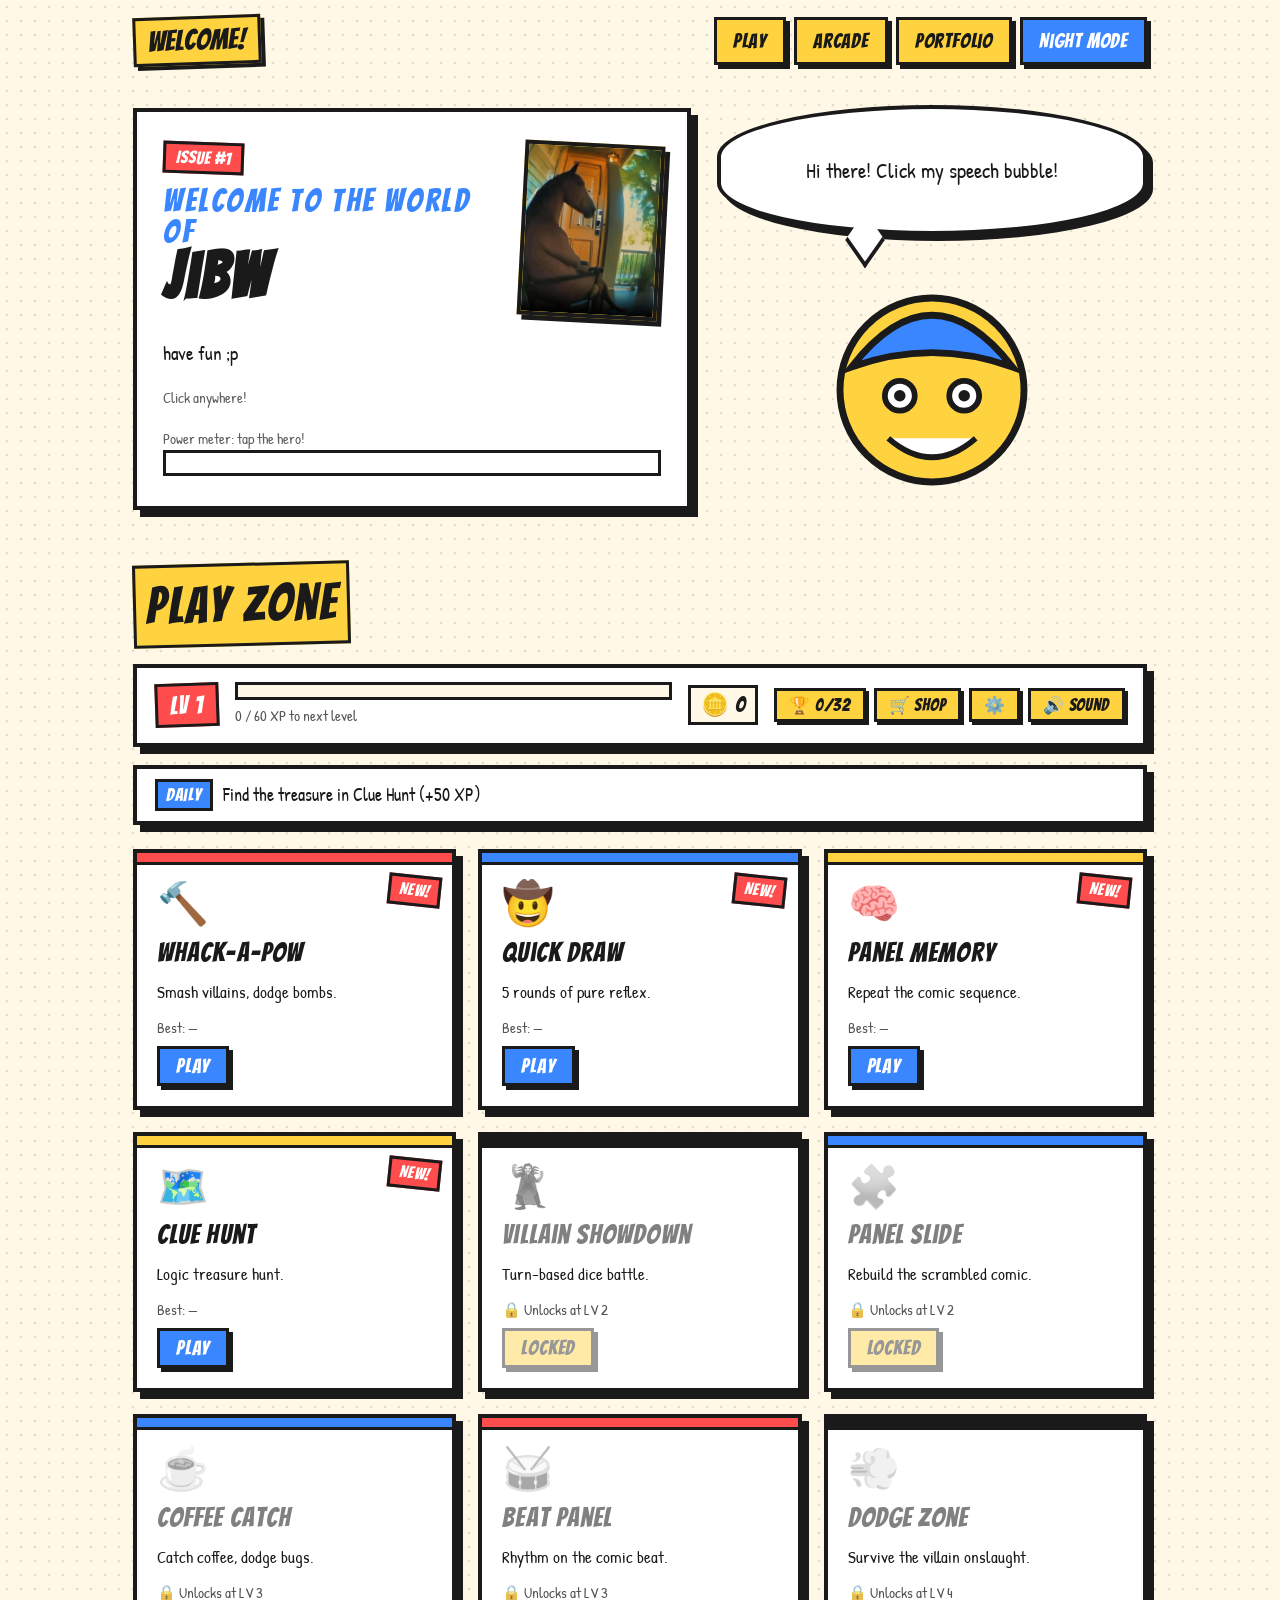
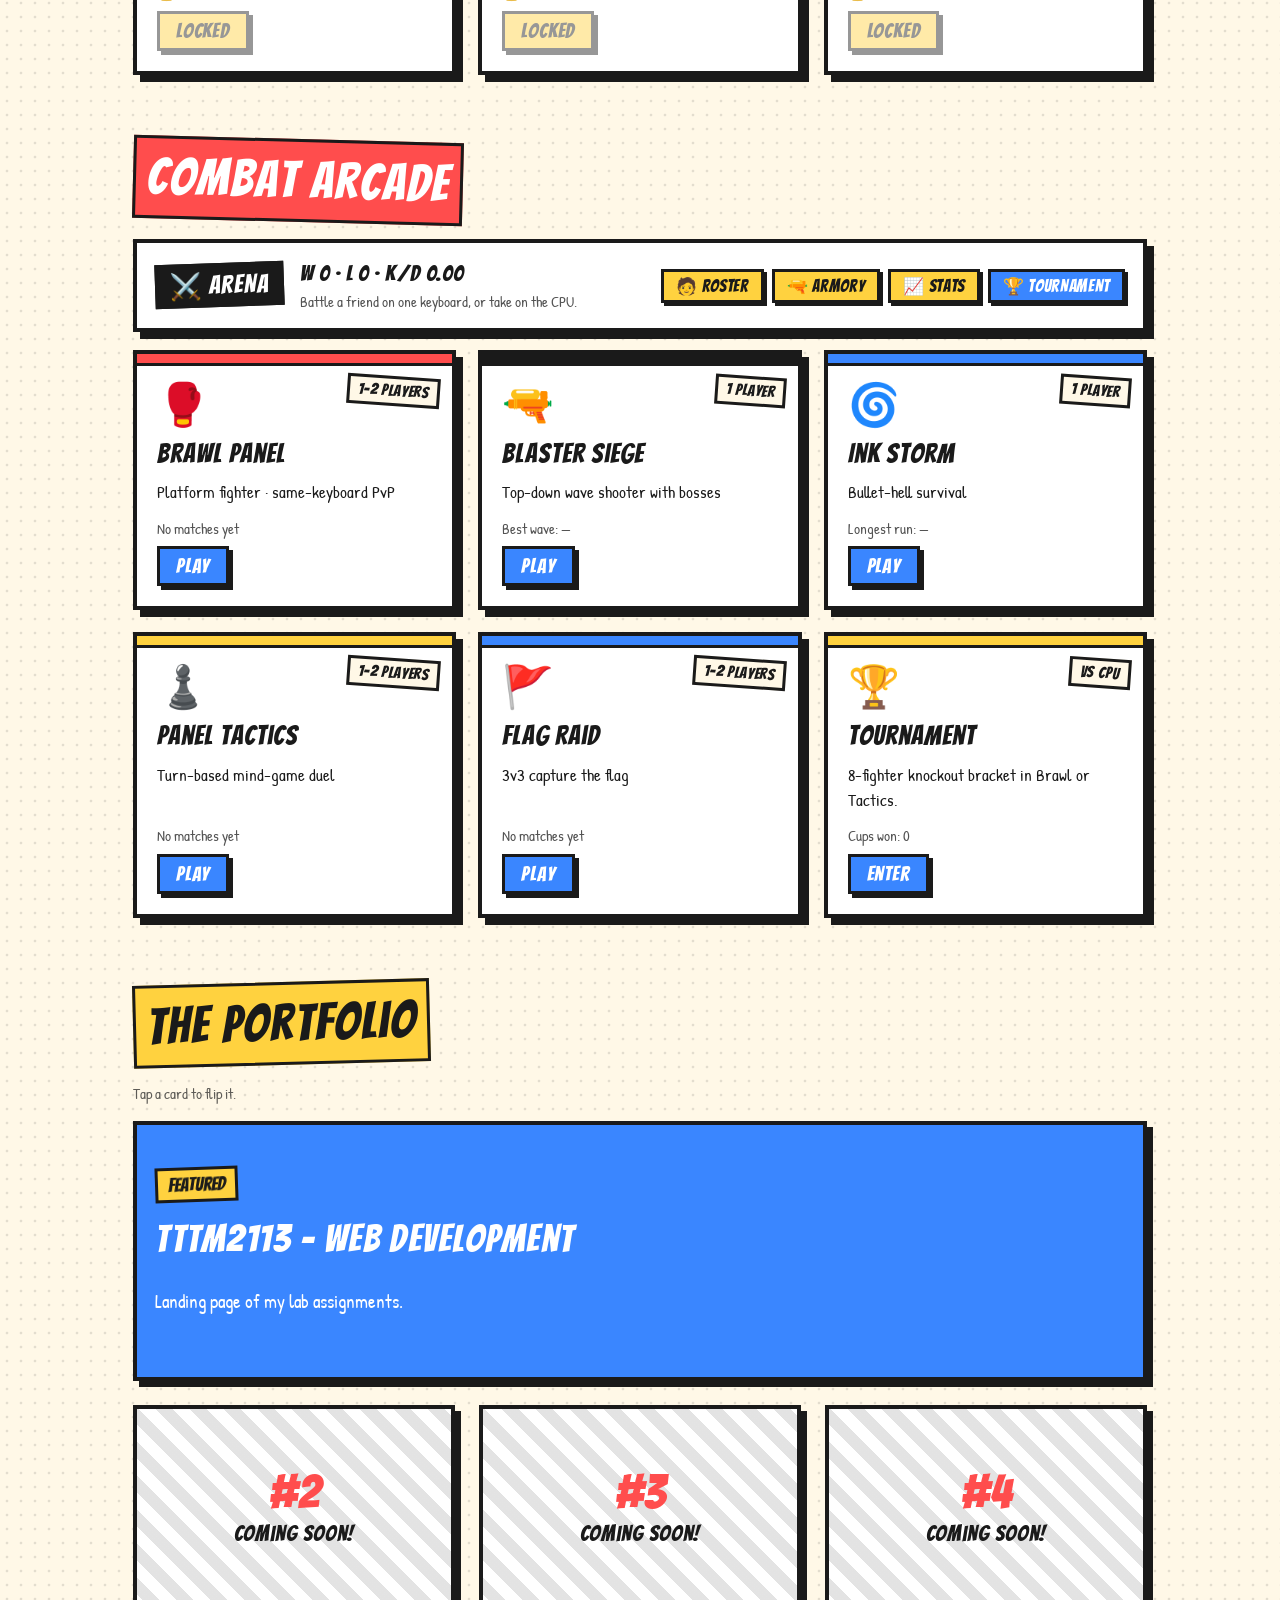
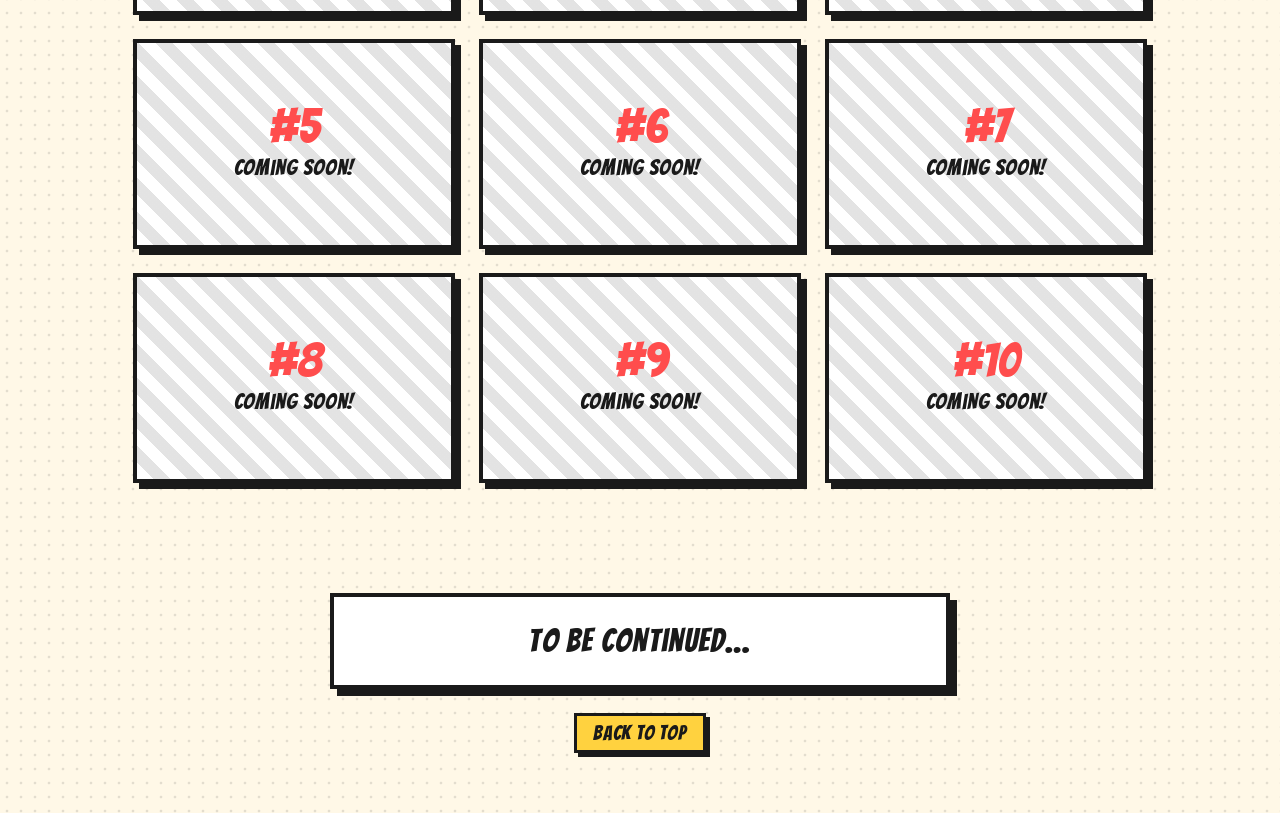
<file: index.html>
<!DOCTYPE html>
<html lang="en">
<head>
<meta charset="utf-8">
<meta name="viewport" content="width=device-width, initial-scale=1, viewport-fit=cover">
<title>jib's personal</title>
<link href="https://fonts.googleapis.com/css2?family=Bangers&family=Patrick+Hand&display=swap" rel="stylesheet">
<style>
:root{--paper:#fff8e7;--ink:#1a1a1a;--card:#ffffff;--yellow:#ffd23f;--red:#ff4d4d;--blue:#3a86ff;--dots:rgba(26,26,26,.12);
box-sizing:border-box;padding-top:env(safe-area-inset-top,0px);padding-bottom:env(safe-area-inset-bottom,0px)}
@media (prefers-color-scheme:dark){:root:not([data-theme="light"]){--paper:#14172b;--ink:#f4f0e6;--card:#1f2340;--dots:rgba(255,255,255,.08)}}
:root[data-theme="dark"]{--paper:#14172b;--ink:#f4f0e6;--card:#1f2340;--dots:rgba(255,255,255,.08)}
html{scroll-padding-top:env(safe-area-inset-top,0px);scroll-behavior:smooth;-webkit-text-size-adjust:100%}
*,*::before,*::after{box-sizing:border-box}
body{margin:0;background:var(--paper);color:var(--ink);font-family:"Patrick Hand","Comic Sans MS",cursive,sans-serif;font-size:1.2rem;line-height:1.5;
background-image:radial-gradient(var(--dots) 1.5px,transparent 1.6px);background-size:14px 14px;overflow-x:hidden}
h1,h2,h3,.btn,.sfx{font-family:Bangers,Impact,"Arial Black",sans-serif;letter-spacing:.04em;font-weight:400;margin:0}
a{color:inherit}
:focus-visible{outline:3px solid var(--blue);outline-offset:3px}
.wrap{max-width:1050px;margin:0 auto;padding:0 18px}
.panel{background:var(--card);border:4px solid var(--ink);box-shadow:7px 7px 0 var(--ink);padding:20px;position:relative}
nav{display:flex;justify-content:space-between;align-items:center;padding:16px 0;gap:10px;flex-wrap:wrap}
nav .logo{font-family:Bangers,Impact,sans-serif;font-size:1.8rem;background:var(--yellow);color:#1a1a1a;border:3px solid var(--ink);padding:0 12px;transform:rotate(-2deg);box-shadow:4px 4px 0 var(--ink);user-select:none;-webkit-user-select:none}
nav div{display:flex;gap:8px;flex-wrap:wrap}
.btn{font-size:1.25rem;background:var(--yellow);color:#1a1a1a;border:3px solid var(--ink);padding:6px 16px;cursor:pointer;box-shadow:4px 4px 0 var(--ink);text-decoration:none;display:inline-block;transition:transform .1s,box-shadow .1s}
.btn:hover{transform:translate(-2px,-2px);box-shadow:6px 6px 0 var(--ink)}
.btn:active{transform:translate(4px,4px);box-shadow:0 0 0 var(--ink)}
.btn.blue{background:var(--blue);color:#fff}
.btn.sm{font-size:1.05rem;padding:4px 12px;box-shadow:3px 3px 0 var(--ink)}
.btn:disabled,.btn:disabled:hover,.btn:disabled:active{opacity:.45;cursor:not-allowed;transform:none;box-shadow:4px 4px 0 var(--ink)}
.btn[hidden]{display:none}
.hero{display:grid;grid-template-columns:1.3fr 1fr;gap:26px;padding:24px 0 50px;align-items:center}
.hero .panel:first-child{padding:30px 26px}
.issue{display:inline-block;background:var(--red);color:#fff;border:3px solid var(--ink);padding:0 10px;font-family:Bangers,sans-serif;font-size:1.1rem;transform:rotate(2deg)}
h1{font-size:clamp(2.8rem,8vw,5.2rem);line-height:.95;margin:12px 0}
h1 span{display:block;font-size:.5em;color:var(--blue)}
.hint{font-size:.95rem;opacity:.7}
.bubble{background:#fff;color:#1a1a1a;border:4px solid var(--ink);border-radius:50% / 40%;padding:28px 30px;text-align:center;position:relative;cursor:pointer;min-height:130px;display:flex;align-items:center;justify-content:center;font-size:1.3rem;box-shadow:6px 6px 0 var(--ink)}
.bubble::after{content:"";position:absolute;bottom:-26px;left:30%;width:34px;height:34px;background:#fff;border-right:4px solid var(--ink);border-bottom:4px solid var(--ink);transform:rotate(45deg) skew(10deg,10deg)}
.hero-art{text-align:center}
.hero-art svg{width:min(230px,70%);margin-top:40px;cursor:pointer;transition:transform .15s}
.hero-art svg:active{transform:scale(.92) rotate(-4deg)}
.power{margin-top:18px}
.bar{height:26px;border:3px solid var(--ink);background:var(--card);overflow:hidden}
.bar i{display:block;height:100%;width:0;background:var(--red);transition:width .25s}
h2{font-size:clamp(2.2rem,5vw,3.2rem);margin-bottom:18px}
h2 mark{background:var(--yellow);color:#1a1a1a;padding:0 10px;border:3px solid var(--ink);display:inline-block;transform:rotate(-1.5deg)}
.intro{display:flex;flex-direction:row-reverse;justify-content:space-between;gap:20px;align-items:center}
.introtxt{min-width:0}
.intro h1{font-size:clamp(2.4rem,6vw,4rem)}
.photo{flex:0 0 auto;width:140px;height:175px;border:4px solid var(--ink);background:var(--yellow);color:#1a1a1a;box-shadow:5px 5px 0 var(--ink);transform:rotate(3deg);display:flex;align-items:center;justify-content:center;text-align:center;cursor:default;overflow:hidden;position:relative;font-family:Bangers,sans-serif;font-size:1.3rem;padding:8px}
.photo img{width:100%;height:100%;object-fit:cover;display:block;position:absolute;inset:0}
.photo img[hidden],.photo span[hidden]{display:none}
.vh{position:absolute;opacity:0;width:1px;height:1px}

/* ---------- Play zone hub ---------- */
.hud{display:flex;flex-wrap:wrap;align-items:center;gap:12px 16px;margin-bottom:18px;padding:14px 18px}
.lvl{font-family:Bangers,sans-serif;font-size:1.6rem;letter-spacing:.04em;background:var(--red);color:#fff;border:3px solid var(--ink);padding:0 12px;transform:rotate(-2deg)}
.xp{flex:1 1 160px;min-width:140px}
.xpbar{height:18px;border:3px solid var(--ink);background:var(--paper);overflow:hidden}
.xpbar i{display:block;height:100%;width:0;background:var(--yellow);transition:width .5s}
.xp small{font-size:.95rem;opacity:.75}
.coins{font-family:Bangers,sans-serif;letter-spacing:.04em;font-size:1.4rem;border:3px solid var(--ink);padding:0 10px;background:var(--paper)}
.coins b{font-weight:400}
.coins.bump{animation:pulse .35s}
.hudbtns{display:flex;flex-wrap:wrap;gap:8px}
.daily{display:flex;gap:10px;align-items:center;flex-wrap:wrap;padding:10px 18px;margin-bottom:24px;font-size:1.1rem}
.daily b{font-family:Bangers,sans-serif;letter-spacing:.04em;background:var(--blue);color:#fff;padding:0 8px;border:3px solid var(--ink);font-weight:400}
.daily.done b{background:var(--yellow);color:#1a1a1a}
.games{display:grid;grid-template-columns:repeat(3,1fr);gap:22px;margin-bottom:64px}
.game{display:flex;flex-direction:column;gap:6px;padding-top:28px;overflow:hidden;transition:transform .15s}
.game::before{content:"";position:absolute;left:0;right:0;top:0;height:12px;background:var(--accent);border-bottom:3px solid var(--ink)}
.game:not(.locked):hover{transform:rotate(-1deg) translateY(-3px)}
.game .gi{font-size:2.6rem;line-height:1.1}
.game h3{font-size:1.7rem}
.game p{margin:0;font-size:1.05rem}
.game .meta{font-size:.95rem;opacity:.75;margin-top:auto;padding-top:6px}
.game .btn{align-self:flex-start}
.game.locked .gi,.game.locked h3{filter:grayscale(1);opacity:.55}
.newtag{position:absolute;top:22px;right:12px;font-family:Bangers,sans-serif;letter-spacing:.04em;background:var(--red);color:#fff;border:3px solid var(--ink);padding:0 8px;transform:rotate(6deg);font-size:1.05rem}

/* ---------- Arena (game window) ---------- */
.arena{position:fixed;inset:0;z-index:40;background:rgba(10,10,20,.72);display:flex;align-items:center;justify-content:center;padding:14px}
.arena[hidden]{display:none}
.panel.abox{width:100%;max-width:640px;max-height:calc(100vh - 28px);max-height:calc(100dvh - 28px);overflow:auto;padding:0;animation:pin .25s ease-out}
@keyframes pin{from{transform:scale(.85) rotate(-2deg);opacity:0}to{transform:none;opacity:1}}
.atop{display:flex;justify-content:space-between;align-items:center;gap:10px;padding:10px 16px;background:var(--yellow);color:#1a1a1a;border-bottom:4px solid var(--ink);position:sticky;top:0;z-index:2}
.atop h3{font-size:1.9rem;line-height:1.1;min-width:0}
.atop div{display:flex;gap:8px;flex:0 0 auto}
.abody{padding:18px}
.center{text-align:center}
.gicon{font-size:3.4rem;text-align:center;line-height:1.2}
.btns{display:flex;flex-wrap:wrap;gap:10px;justify-content:center;margin-top:14px}
.ghud{display:flex;justify-content:space-between;align-items:center;flex-wrap:wrap;gap:6px 12px;font-family:Bangers,sans-serif;letter-spacing:.04em;font-size:1.35rem;margin-bottom:12px}
.ghud b{color:var(--red);font-weight:400}
.ghud em{font-style:normal;background:var(--yellow);color:#1a1a1a;border:2px solid var(--ink);padding:0 6px;display:inline-block}
.ghud em.hot{background:var(--red);color:#fff;animation:pulse .3s}
@keyframes pulse{50%{transform:scale(1.3) rotate(-4deg)}}
.evline{font-family:Bangers,sans-serif;letter-spacing:.04em;font-size:1.3rem;color:var(--red);text-align:center;min-height:1.6em;margin:-6px 0 6px}
.burst{font-family:Bangers,sans-serif;letter-spacing:.04em;font-size:clamp(2.4rem,9vw,3.6rem);color:var(--red);-webkit-text-stroke:2px #1a1a1a;text-shadow:3px 3px 0 var(--yellow);transform:rotate(-3deg);margin:4px 0 10px;animation:pin .35s ease-out}
.end p{margin:6px 0}
.xpgain{font-family:Bangers,sans-serif;letter-spacing:.04em;font-size:1.7rem;color:var(--blue)}
.dailyok,.evok{font-family:Bangers,sans-serif;letter-spacing:.04em;font-size:1.3rem;background:var(--yellow);color:#1a1a1a;border:3px solid var(--ink);display:inline-block;padding:0 10px}
.evok{background:var(--blue);color:#fff}
.shake{animation:shake .3s}
@keyframes shake{20%{transform:translate(-6px,2px)}40%{transform:translate(6px,-2px)}60%{transform:translate(-4px,0)}80%{transform:translate(4px,0)}}
.float{position:absolute;pointer-events:none;font-family:Bangers,sans-serif;font-size:1.5rem;color:var(--ink);-webkit-text-stroke:1px var(--paper);animation:floatup .7s ease-out forwards;z-index:3;transform:translateX(-50%)}
@keyframes floatup{from{transform:translate(-50%,0);opacity:1}to{transform:translate(-50%,-44px);opacity:0}}

/* Title card */
.tcard{position:relative;overflow:hidden;border:3px solid var(--ink);height:150px;display:flex;flex-direction:column;align-items:center;justify-content:center;margin-bottom:14px;color:#1a1a1a;box-shadow:4px 4px 0 var(--ink)}
.tcard::before{content:"";position:absolute;inset:-70%;background:repeating-conic-gradient(rgba(255,255,255,.35) 0 9deg,transparent 9deg 18deg);animation:spin 26s linear infinite}
.tcard.light{color:#fff}
.tcard>*{position:relative}
.tcard .gicon{font-size:3.6rem;animation:bob 2s ease-in-out infinite}
.tcard h3{font-size:2.3rem;line-height:1;text-shadow:3px 3px 0 rgba(0,0,0,.25)}
@keyframes spin{to{transform:rotate(360deg)}}
@keyframes bob{50%{transform:translateY(-6px) rotate(-4deg)}}
.ctl{font-size:1rem;opacity:.8}
.rec{display:block;font-size:.85rem;letter-spacing:.02em}
.lbmini{border:3px dashed var(--ink);padding:6px 12px;margin:10px auto 0;max-width:340px;font-size:1rem}
.lbmini b{font-family:Bangers,sans-serif;letter-spacing:.04em;font-weight:400}

/* Pause */
.pauseov{position:fixed;inset:0;z-index:46;background:rgba(10,10,20,.6);display:flex;align-items:center;justify-content:center;padding:16px}
.pauseov[hidden]{display:none}
.pbox{text-align:center;max-width:380px;width:100%}

/* Loot */
.loot{margin-top:14px}
.loot p{margin:0 0 8px}
.loot .btns{margin-top:0}
.lootres{font-size:1.2rem;border:3px solid var(--ink);background:var(--paper);padding:6px 12px;display:inline-block}

/* Whack-a-POW */
.wgrid{display:grid;gap:10px;max-width:420px;margin:0 auto;position:relative}
.hole{aspect-ratio:1;border:3px solid var(--ink);background:var(--paper);background-image:radial-gradient(var(--dots) 1.5px,transparent 1.6px);background-size:10px 10px;cursor:pointer;font-family:Bangers,sans-serif;letter-spacing:.04em;font-size:clamp(1rem,4.5vw,1.6rem);color:#fff;padding:0;box-shadow:3px 3px 0 var(--ink)}
.hole.v{background:var(--red);animation:popin .12s}
.hole.g{background:var(--yellow);color:#1a1a1a;font-size:clamp(1.6rem,7vw,2.4rem);animation:popin .12s}
.hole.b{background:#1a1a1a;font-size:clamp(1.4rem,6vw,2.1rem);animation:popin .12s}
@keyframes popin{from{transform:scale(.55)}to{transform:scale(1)}}

/* Quick Draw */
.qd{width:100%;height:210px;border:4px solid var(--ink);background:var(--blue);color:#fff;font-family:Bangers,sans-serif;letter-spacing:.04em;font-size:clamp(1.8rem,7vw,2.6rem);cursor:pointer;box-shadow:5px 5px 0 var(--ink)}
.qd.wait{background:#2a2f55}
.qd.fake{background:var(--red)}
.qd.go{background:var(--yellow);color:#1a1a1a;animation:popin .1s}
.rounds{display:flex;gap:6px;justify-content:center;margin-top:14px;flex-wrap:wrap;min-height:34px}
.rounds span{border:3px solid var(--ink);padding:0 8px;min-width:64px;text-align:center;background:var(--card);font-size:1rem}
.rounds span.bad{background:var(--red);color:#fff}
.rounds span.saved{background:var(--yellow);color:#1a1a1a}

/* Panel Memory */
.mgrid{display:grid;grid-template-columns:repeat(2,1fr);gap:12px;max-width:420px;margin:0 auto}
.mgrid.six{grid-template-columns:repeat(3,1fr)}
.mgrid.busy .mp{cursor:default}
.mp{aspect-ratio:1.15;border:4px solid var(--ink);font-family:Bangers,sans-serif;letter-spacing:.04em;font-size:clamp(1.3rem,6vw,2.2rem);cursor:pointer;box-shadow:4px 4px 0 var(--ink);opacity:.45;transition:transform .1s,opacity .1s,box-shadow .1s;color:#1a1a1a;padding:0}
.mp.lit{opacity:1;transform:scale(1.06) rotate(-2deg);box-shadow:8px 8px 0 var(--ink)}

/* Villain Showdown */
.fighters{display:grid;grid-template-columns:1fr auto 1fr;gap:10px;align-items:start}
.fighter{text-align:center;min-width:0}
.fighter .av{font-size:3rem;line-height:1.2}
.fighter.hit .av{animation:shake .35s}
.fighter b{display:block;font-family:Bangers,sans-serif;letter-spacing:.04em;font-weight:400;font-size:1.25rem;overflow-wrap:anywhere}
.hp{height:16px;border:3px solid var(--ink);background:var(--paper);overflow:hidden;margin:4px 0 2px}
.hp i{display:block;height:100%;background:var(--red);transition:width .35s}
.fighter.me .hp i{background:var(--blue)}
.fighter small{font-size:.95rem}
.vs{font-family:Bangers,sans-serif;font-size:2rem;align-self:center;color:var(--red)}
.pips{display:flex;gap:5px;justify-content:center;align-items:center;margin-top:4px;font-size:.9rem}
.pips span{width:14px;height:14px;border:2px solid var(--ink);border-radius:50%;background:var(--card)}
.pips span.on{background:var(--yellow)}
.intent{display:inline-block;border:3px solid var(--ink);background:var(--card);padding:0 8px;font-size:.95rem;margin-top:6px}
.intent.danger{background:var(--red);color:#fff;animation:pulse .5s}
.dice3{font-size:2.8rem;text-align:center;min-height:3.6rem;letter-spacing:6px;margin-top:6px}
.log{border:3px solid var(--ink);background:var(--paper);padding:8px 12px;min-height:3.3em;font-size:1.1rem;text-align:center}

/* Canvas games */
.cv{display:block;width:100%;height:360px;border:4px solid var(--ink);background:var(--paper);background-image:radial-gradient(var(--dots) 1.5px,transparent 1.6px);background-size:14px 14px;touch-action:none;box-shadow:5px 5px 0 var(--ink);cursor:crosshair;user-select:none;-webkit-user-select:none}
.cv.tall{height:420px}

/* Clue Hunt */
.cgrid{display:grid;gap:6px;max-width:440px;margin:0 auto}
.cell{aspect-ratio:1;border:3px solid var(--ink);background:var(--card);background-image:radial-gradient(var(--dots) 1.5px,transparent 1.6px);background-size:8px 8px;cursor:pointer;padding:0;font-family:Bangers,sans-serif;letter-spacing:.02em;font-size:clamp(1rem,4.6vw,1.5rem);color:var(--ink);display:flex;flex-direction:column;align-items:center;justify-content:center;line-height:1;box-shadow:2px 2px 0 var(--ink);position:relative}
.cell:not(.dug):hover{background-color:var(--paper)}
.cell.scan{outline:3px dashed var(--blue);outline-offset:-6px}
.cell.dug{cursor:default;box-shadow:none;animation:popin .15s}
.cell.cold{background:var(--blue);color:#fff}
.cell.warm{background:var(--yellow);color:#1a1a1a}
.cell.hot{background:var(--red);color:#fff}
.cell.found{background:var(--yellow);font-size:clamp(1.4rem,6vw,2rem)}
.cell.missed{background:var(--card);font-size:clamp(1.4rem,6vw,2rem);outline:3px dashed var(--red);outline-offset:-6px}
.cell i{font-style:normal;font-size:.75em}
.legend{display:flex;gap:8px;justify-content:center;flex-wrap:wrap;font-size:.95rem;margin-top:10px}
.legend span{border:2px solid var(--ink);padding:0 6px}

/* Panel Slide */
.sboard{position:relative;width:min(360px,100%);aspect-ratio:1;margin:0 auto;border:4px solid var(--ink);background:var(--paper);box-shadow:5px 5px 0 var(--ink);overflow:hidden}
.tile{position:absolute;border:2px solid #1a1a1a;padding:0;cursor:pointer;background-repeat:no-repeat;transition:left .12s,top .12s}
.tile b{position:absolute;top:3px;left:3px;background:#fff;color:#1a1a1a;border:2px solid #1a1a1a;font-family:Bangers,sans-serif;font-weight:400;font-size:.9rem;line-height:1.1;padding:0 4px}
.sboard.solved .tile{border-color:transparent;cursor:default}
.sboard.solved .tile b{display:none}
.speek{position:absolute;inset:0;background-size:cover;z-index:3;border:0}
.speek[hidden]{display:none}

/* Trophy room, shop, settings */
.tabs{display:flex;gap:8px;flex-wrap:wrap;margin-bottom:14px}
.tab{border:3px solid var(--ink);background:var(--card);color:var(--ink);font-family:Bangers,sans-serif;letter-spacing:.04em;font-size:1.15rem;padding:2px 12px;cursor:pointer;box-shadow:3px 3px 0 var(--ink)}
.tab.on{background:var(--yellow);color:#1a1a1a}
.sub{font-size:1.5rem;margin:6px 0 10px}
.achs{display:grid;grid-template-columns:repeat(2,1fr);gap:10px;margin-bottom:18px}
.ach{border:3px solid var(--ink);padding:8px 10px;background:var(--paper);display:flex;gap:10px;align-items:center;font-size:1rem;line-height:1.25}
.ach .i{font-size:1.7rem}
.ach.off{opacity:.45}
.ach.off .i{filter:grayscale(1)}
.ach b{font-family:Bangers,sans-serif;letter-spacing:.04em;font-weight:400;font-size:1.15rem;display:block}
.stks{display:grid;grid-template-columns:repeat(4,1fr);gap:10px;margin-bottom:10px}
.stk{border:3px solid var(--ink);background:var(--paper);text-align:center;padding:8px 4px;font-size:.9rem;line-height:1.2}
.stk .i{font-size:2.2rem;display:block;line-height:1.2}
.stk.rare{border-color:var(--blue);box-shadow:3px 3px 0 var(--blue)}
.stk.leg{border-color:var(--red);box-shadow:3px 3px 0 var(--red);background:var(--yellow);color:#1a1a1a}
.stk.off{opacity:.4}
.stats{display:grid;grid-template-columns:repeat(3,1fr);gap:10px;margin-bottom:16px}
.stat{border:3px solid var(--ink);padding:6px 10px;background:var(--paper);text-align:center}
.stat b{display:block;font-family:Bangers,sans-serif;letter-spacing:.04em;font-weight:400;font-size:1.6rem;color:var(--blue)}
.stat small{font-size:.9rem}
.lbs{display:grid;grid-template-columns:repeat(2,1fr);gap:10px}
.lb{border:3px solid var(--ink);padding:6px 10px;font-size:.95rem}
.lb h4{margin:0 0 4px;font-family:Bangers,sans-serif;letter-spacing:.04em;font-weight:400;font-size:1.2rem}
.lb ol{margin:0;padding-left:20px}
.skins{display:flex;gap:10px;flex-wrap:wrap;justify-content:center;margin-bottom:18px}
.skin{border:3px solid var(--ink);background:var(--card);color:var(--ink);padding:6px 12px;cursor:pointer;font:inherit;font-size:1.05rem;display:flex;align-items:center;gap:8px;box-shadow:3px 3px 0 var(--ink)}
.skin.on{background:var(--yellow);color:#1a1a1a}
.skin:disabled{opacity:.5;cursor:not-allowed}
.skin i{width:24px;height:24px;border-radius:50%;border:2px solid #1a1a1a;display:inline-block}
.perks{display:grid;gap:10px}
.perk{display:flex;align-items:center;gap:12px;border:3px solid var(--ink);padding:8px 12px;background:var(--paper)}
.perk .i{font-size:2rem}
.perk div{flex:1;min-width:0;line-height:1.25}
.perk b{font-family:Bangers,sans-serif;letter-spacing:.04em;font-weight:400;font-size:1.2rem;display:block}
.perk small{font-size:.95rem}
.perk.own{background:var(--card)}
.setrow{display:flex;justify-content:space-between;align-items:center;gap:12px;border-bottom:2px dashed var(--dots);padding:10px 0}
.setrow:last-of-type{border-bottom:0}
.tgl{min-width:78px;text-align:center}
.tgl[aria-pressed="false"]{background:var(--card);color:var(--ink)}
.setrow input[type=range]{flex:1;max-width:220px;accent-color:var(--blue)}

/* Lurking villain (page event) */
.lurker{position:fixed;z-index:35;font-size:3rem;line-height:1;border:0;background:none;padding:6px;cursor:pointer;filter:drop-shadow(3px 3px 0 #1a1a1a);transition:opacity .35s}
.lurker.l{left:0;animation:peekL .5s ease-out both,wob 1s .5s ease-in-out infinite}
.lurker.r{right:0;animation:peekR .5s ease-out both,wob 1s .5s ease-in-out infinite}
.lurker.b{bottom:0;animation:peekB .5s ease-out both,wob 1s .5s ease-in-out infinite}
.lurker.gone{opacity:0;pointer-events:none}
@keyframes peekL{from{transform:translateX(-110%)}}
@keyframes peekR{from{transform:translateX(110%)}}
@keyframes peekB{from{transform:translateY(110%)}}
@keyframes wob{50%{rotate:-10deg}}

/* Toasts */
.toasts{position:fixed;top:calc(12px + env(safe-area-inset-top,0px));left:50%;transform:translateX(-50%);z-index:60;display:flex;flex-direction:column;gap:8px;align-items:center;pointer-events:none;width:max-content;max-width:92vw}
.toast{background:var(--yellow);color:#1a1a1a;border:3px solid #1a1a1a;box-shadow:4px 4px 0 #1a1a1a;padding:4px 14px;font-family:Bangers,sans-serif;letter-spacing:.04em;font-size:1.25rem;text-align:center;animation:toast 2.6s ease forwards}
@keyframes toast{0%{transform:translateY(-20px) scale(.8);opacity:0}10%,85%{transform:none;opacity:1}100%{transform:translateY(-10px);opacity:0}}

/* ---------- Portfolio ---------- */
.grid{display:grid;grid-template-columns:repeat(3,1fr);gap:24px;margin-bottom:70px}
.card{perspective:900px;min-height:210px;cursor:pointer;border:0;background:none;padding:0;font:inherit;color:inherit;text-align:inherit}
.card .in{position:relative;width:100%;height:100%;min-height:210px;transition:transform .5s;transform-style:preserve-3d}
.card.flip .in{transform:rotateY(180deg)}
.face{position:absolute;inset:0;backface-visibility:hidden;-webkit-backface-visibility:hidden;border:4px solid var(--ink);box-shadow:6px 6px 0 var(--ink);background:var(--card);padding:18px;display:flex;flex-direction:column;justify-content:center;align-items:center;text-align:center}
.face.back{transform:rotateY(180deg);background:var(--yellow);color:#1a1a1a}
.card.soon .face:not(.back){background-image:repeating-linear-gradient(45deg,transparent 0 12px,var(--dots) 12px 24px)}
.card .num{font-family:Bangers,sans-serif;font-size:3rem;line-height:1;color:var(--red)}
.card.feat{grid-column:span 3;min-height:260px}
.card.feat .in{min-height:260px}
.card.feat .face{align-items:flex-start;text-align:left;background:var(--blue);color:#fff}
.card.feat .face.back{background:var(--yellow);color:#1a1a1a}
.card.feat h3{font-size:2.4rem}
.tag{background:var(--yellow);color:#1a1a1a;border:3px solid var(--ink);padding:0 10px;font-family:Bangers,sans-serif;transform:rotate(-2deg);margin-bottom:8px}
footer{text-align:center;padding:40px 0 60px}
footer .panel{max-width:620px;margin:0 auto 24px}
.sfx{position:fixed;pointer-events:none;z-index:50;font-size:2.4rem;color:var(--red);-webkit-text-stroke:2px var(--ink);text-shadow:3px 3px 0 var(--yellow);animation:pop .7s ease-out forwards}
@keyframes pop{0%{transform:translate(-50%,-50%) scale(.3) rotate(-12deg);opacity:1}60%{transform:translate(-50%,-70%) scale(1.3) rotate(6deg);opacity:1}100%{transform:translate(-50%,-120%) scale(1) rotate(0);opacity:0}}

/* ---------- Touch & motion ---------- */
button,.btn,.card,.bubble,.hole,.qd,.mp,.cell,.tile,.hero-art svg{touch-action:manipulation;-webkit-tap-highlight-color:transparent}
.bubble,.sfx,.hero-art svg,.hole,.qd,.mp,.cell,.tile{user-select:none;-webkit-user-select:none}
@media (hover:none){.btn:hover{transform:none;box-shadow:4px 4px 0 var(--ink)}.game:not(.locked):hover{transform:none}}
@media (prefers-reduced-motion:reduce){.sfx,.toast,.float,.lurker{animation:none}.panel.abox,.burst,.shake,.fighter.hit .av,.intent.danger,.tcard::before,.tcard .gicon{animation:none}.card .in,.btn,.tile{transition:none}html{scroll-behavior:auto}}
.calm *,.calm *::before,.calm *::after{animation-duration:.01ms!important;animation-iteration-count:1!important;transition-duration:.01ms!important}
.calm .toast,.calm .sfx,.calm .float,.calm .lurker,.calm .tcard::before{animation:none!important}
.calm{scroll-behavior:auto}

/* ---------- Responsive ---------- */
@media (max-width:820px){
.hero{grid-template-columns:1fr;gap:18px;padding:12px 0 36px}
.grid{grid-template-columns:1fr 1fr;gap:18px;margin-bottom:48px}
.card.feat{grid-column:span 2}
.games{grid-template-columns:1fr 1fr;gap:18px;margin-bottom:48px}
body{font-size:1.1rem}
nav{justify-content:center;gap:12px}
nav div{justify-content:center}
.hero-art svg{margin-top:34px;width:min(190px,60%)}
}
@media (max-width:520px){
.wrap{padding:0 16px}
.grid,.games{grid-template-columns:1fr}
.card.feat{grid-column:span 1}
.panel{box-shadow:5px 5px 0 var(--ink)}
.hero .panel:first-child{padding:22px 18px}
.btn{padding:8px 14px;min-height:44px}
.btn.sm{min-height:40px}
.bubble{min-height:100px;padding:22px 24px;font-size:1.15rem}
.card,.card .in{min-height:170px}
.card.feat,.card.feat .in{min-height:220px}
.card.feat h3{font-size:1.9rem}
.face{padding:14px;box-shadow:5px 5px 0 var(--ink)}
footer{padding:24px 0 50px}
.sfx{font-size:1.9rem}
.intro{gap:12px}
.photo{width:100px;height:125px;font-size:1.05rem}
.intro h1{font-size:2.2rem}
.arena{padding:8px}
.panel.abox{max-height:calc(100vh - 16px);max-height:calc(100dvh - 16px)}
.abody{padding:14px}
.atop{padding:8px 10px}
.atop h3{font-size:1.4rem}
.achs,.lbs{grid-template-columns:1fr}
.stks{grid-template-columns:repeat(3,1fr)}
.stats{grid-template-columns:repeat(2,1fr)}
.qd{height:180px}
.cv{height:330px}
.cv.tall{height:400px}
.fighter .av{font-size:2.4rem}
.vs{font-size:1.5rem}
.tcard{height:130px}
.cgrid{gap:4px}
.lurker{font-size:2.4rem}
}

/* ---------- Combat arcade ---------- */
h2 mark.redm{background:var(--red);color:#fff;transform:rotate(1.5deg)}
.arch .lvl{background:#1a1a1a}
.arch .xp b{font-family:Bangers,sans-serif;letter-spacing:.04em;font-weight:400;font-size:1.4rem}
.arch .xp small{display:block}
.ptag{position:absolute;top:22px;right:12px;font-family:Bangers,sans-serif;letter-spacing:.04em;background:var(--paper);color:var(--ink);border:3px solid var(--ink);padding:0 8px;font-size:1rem;transform:rotate(4deg)}
.panel.abox.wide{max-width:1040px}
.acw{border:4px solid var(--ink);box-shadow:5px 5px 0 var(--ink);background:#1a1a1a;line-height:0}
.acv{display:block;width:100%;height:300px;touch-action:none;user-select:none;-webkit-user-select:none;outline:none}
.acv.nocur{cursor:none}
.ahint{font-size:.95rem;opacity:.75;text-align:center;margin:8px 0 0}
.setup .srow{display:flex;align-items:center;gap:8px 12px;flex-wrap:wrap;margin:10px 0}
.slab{font-family:Bangers,sans-serif;letter-spacing:.04em;font-size:1.2rem;min-width:120px}
.chipset{display:flex;flex-wrap:wrap;gap:8px}
.chip2{border:3px solid var(--ink);background:var(--card);color:var(--ink);font:inherit;font-size:1.05rem;padding:2px 10px;cursor:pointer;box-shadow:3px 3px 0 var(--ink)}
.chip2.on{background:var(--yellow);color:#1a1a1a}
.chip2:disabled{opacity:.45;cursor:not-allowed}
.cstat{border:3px dashed var(--ink);padding:6px 10px;margin:-2px 0 8px;font-size:.95rem;line-height:1.3}
.sbars{display:grid;grid-template-columns:76px 1fr;gap:4px 8px;align-items:center;font-size:.92rem;margin:4px 0 6px}
.sbars i{display:block;height:11px;border:2px solid var(--ink);background:linear-gradient(var(--blue),var(--blue)) no-repeat var(--card);background-size:var(--v) 100%}
.btn.big{font-size:1.6rem;padding:6px 28px}
.mst{border-collapse:collapse;margin:10px auto;font-size:1rem;min-width:min(100%,420px)}
.mst th,.mst td{border:2px solid var(--ink);padding:3px 10px;text-align:center}
.mst th{font-family:Bangers,sans-serif;letter-spacing:.04em;font-weight:400;background:var(--yellow);color:#1a1a1a}
.mst td:first-child{text-align:left}
.mst tr.me td{background:rgba(58,134,255,.15)}
.mst.wide{width:100%}
.end .mst{max-width:100%}
.roster{display:grid;grid-template-columns:repeat(2,1fr);gap:14px}
.rcard{border:3px solid var(--ink);background:var(--paper);padding:10px 12px;box-shadow:4px 4px 0 var(--ink)}
.rcard.off{background:var(--card)}
.rcard.off .rhead canvas,.rcard.off .wic{filter:grayscale(1);opacity:.6}
.rhead{display:flex;gap:12px;align-items:center}
.rhead canvas{width:64px;height:64px;flex:0 0 auto}
.rhead h3{font-size:1.5rem}
.wic{font-size:2.6rem;flex:0 0 64px;text-align:center}
.rsp{margin:4px 0;padding-left:18px;font-size:.95rem;line-height:1.35}
.wstats{font-size:.95rem;margin:4px 0}
.rok{color:var(--blue);margin:4px 0 0;font-family:Bangers,sans-serif;letter-spacing:.04em}
.rlock{margin:4px 0;font-size:.95rem}
.hist{list-style:none;padding:0;margin:0;font-size:1rem}
.hist li{border-bottom:2px dashed var(--dots);padding:5px 0;display:flex;gap:8px;align-items:baseline;flex-wrap:wrap}
.hist small{opacity:.65;margin-left:auto}
.hr{font-family:Bangers,sans-serif;letter-spacing:.04em;border:2px solid var(--ink);padding:0 6px;min-width:52px;text-align:center;background:var(--card)}
.hr.win{background:var(--yellow);color:#1a1a1a}
.hr.loss{background:var(--red);color:#fff}
.bracket{display:grid;grid-template-columns:repeat(4,1fr);gap:10px;align-items:center}
.bcol h4{margin:0 0 4px;font-family:Bangers,sans-serif;letter-spacing:.04em;font-weight:400;font-size:1.1rem;text-align:center}
.bm{border:3px solid var(--ink);background:var(--paper);margin:8px 0;font-size:.95rem;box-shadow:3px 3px 0 var(--ink)}
.bm div{padding:2px 8px;white-space:nowrap;overflow:hidden;text-overflow:ellipsis}
.bm div+div{border-top:2px solid var(--ink)}
.bm .w{font-weight:bold;background:var(--yellow);color:#1a1a1a}
.bm .l{opacity:.45;text-decoration:line-through}
.bm .me{outline:3px solid var(--blue);outline-offset:-3px}
.bm.champ{font-size:1.1rem}
.tstat{font-size:1.15rem}
/* Panel Tactics */
.tac{position:relative}
.tfight{display:grid;grid-template-columns:1fr auto 1fr;gap:10px;align-items:start}
.tside{border:3px solid var(--ink);background:var(--paper);padding:8px 10px;text-align:center;position:relative;display:flex;flex-direction:column;gap:2px;min-width:0}
.tside b{font-family:Bangers,sans-serif;letter-spacing:.04em;font-weight:400;font-size:1.3rem;overflow-wrap:anywhere}
.tside small{font-size:.9rem}
.tport{font-size:2.6rem;line-height:1.1}
.tbar{height:16px}
.tside.right .tbar i{background:var(--red)}
.tside:not(.right) .tbar i{background:var(--blue)}
.tlast{opacity:.75}
.tvs{font-family:Bangers,sans-serif;font-size:2rem;color:var(--red);align-self:center;text-align:center;line-height:1}
.tvs small{display:block;font-size:.95rem;color:var(--ink);margin-top:4px}
.en{display:flex;gap:4px;justify-content:center;flex-wrap:wrap;margin:6px 0 2px}
.en span{width:11px;height:11px;border:2px solid var(--ink);background:var(--card);transform:rotate(45deg)}
.en span.on{background:var(--yellow)}
.reveal{display:flex;justify-content:center;align-items:center;gap:20px;min-height:4.6rem;font-size:3rem;margin:6px 0}
.reveal b{font-family:Bangers,sans-serif;font-weight:400;font-size:1.8rem;color:var(--red)}
.rv{display:flex;flex-direction:column;align-items:center;line-height:1.1;animation:pin .3s ease-out}
.rv small{font-size:1rem}
.tlog{border:3px solid var(--ink);background:var(--paper);padding:6px 12px;min-height:3.4em;font-size:1.05rem;line-height:1.35}
.tlog .old{opacity:.5;font-size:.95rem;border-top:1px dashed var(--dots);margin-top:4px;padding-top:4px}
.tturn{text-align:center;margin:10px 0 0;min-height:1.6em}
.ttimer{height:10px;border:3px solid var(--ink);background:var(--paper);overflow:hidden;margin:6px 0 10px}
.ttimer i{display:block;height:100%;width:100%;background:var(--red);transition:width .1s linear}
.tacts{display:grid;grid-template-columns:repeat(5,1fr);gap:8px;justify-items:stretch}
.tacts .btn{grid-column:1/-1;justify-self:center}
.tact{border:3px solid var(--ink);background:var(--card);color:var(--ink);font:inherit;padding:6px 4px;cursor:pointer;box-shadow:3px 3px 0 var(--ink);display:flex;flex-direction:column;align-items:center;gap:2px;line-height:1.15;text-align:center}
.tact:hover:not(:disabled){background:var(--yellow);color:#1a1a1a}
.tact .i{font-size:1.8rem}
.tact b{font-family:Bangers,sans-serif;font-weight:400;letter-spacing:.04em;font-size:1.1rem}
.tact small{font-size:.8rem;opacity:.85}
.tact:disabled{opacity:.4;cursor:not-allowed}
@media (max-width:820px){.roster{grid-template-columns:1fr}.bracket{grid-template-columns:repeat(2,1fr)}}
@media (max-width:520px){.tacts{grid-template-columns:repeat(2,1fr)}.slab{min-width:0;width:100%}.tport{font-size:2rem}.reveal{font-size:2.2rem}.mst{font-size:.9rem}.mst th,.mst td{padding:2px 5px}}
@media (orientation:portrait) and (pointer:coarse){.ahint::before{content:"↻ Turn your phone sideways for a bigger arena. ";font-weight:bold}}
@media (max-height:520px){.panel.abox.wide .atop{padding:4px 10px}.panel.abox.wide .atop h3{font-size:1.3rem}.panel.abox.wide .abody{padding:8px}.ahint{display:none}}
</style>
</head>
<body>
<div class="wrap">
<nav>
  <span class="logo" id="logo">Welcome!</span>
  <div>
    <a class="btn" href="#play">Play</a>
    <a class="btn" href="#arcade">Arcade</a>
    <a class="btn" href="#portfolio">Portfolio</a>
    <button class="btn blue" id="theme" type="button">Night mode</button>
  </div>
</nav>

<header class="hero">
  <div class="panel">
    <div class="intro"><label class="photo"><input type="file" accept="image/*" id="pic" class="vh" disabled><img id="picImg" alt="My photo" hidden><span id="picTxt">Your photo here</span></label><div class="introtxt"><span class="issue">Issue #1</span>
    <h1><span id="introLine">Welcome to the world of</span><b id="name">jib</b></h1></div></div>
    <p>have fun ;p</p>
    <p class="hint">Click anywhere!</p>
    <div class="power">
      <div class="hint">Power meter: tap the hero!</div>
      <div class="bar" role="progressbar" aria-valuemin="0" aria-valuemax="100" aria-valuenow="0" id="barwrap"><i id="fill"></i></div>
    </div>
  </div>
  <div class="hero-art">
    <div class="bubble" id="bubble" role="button" tabindex="0" aria-live="polite">Hi there! Click my speech bubble!</div>
    <svg viewBox="0 0 200 200" id="hero" role="img" aria-label="Cartoon hero character">
      <circle id="heroFace" cx="100" cy="100" r="80" fill="#ffd23f" stroke="#1a1a1a" stroke-width="6"/>
      <path id="heroCape" d="M30 80 Q100 -10 170 80 Q100 55 30 80Z" fill="#3a86ff" stroke="#1a1a1a" stroke-width="6"/>
      <circle cx="72" cy="105" r="13" fill="#fff" stroke="#1a1a1a" stroke-width="5"/>
      <circle cx="128" cy="105" r="13" fill="#fff" stroke="#1a1a1a" stroke-width="5"/>
      <circle id="pl" cx="72" cy="105" r="5" fill="#1a1a1a"/>
      <circle id="pr" cx="128" cy="105" r="5" fill="#1a1a1a"/>
      <path d="M62 142 Q100 175 138 142" fill="#fff" stroke="#1a1a1a" stroke-width="5" stroke-linejoin="round"/>
    </svg>
  </div>
</header>

<section id="play">
  <h2><mark>Play zone</mark></h2>
  <div class="panel hud">
    <span class="lvl">LV <span id="lvl">1</span></span>
    <div class="xp"><div class="xpbar"><i id="xpFill"></i></div><small id="xpTxt">0 / 60 XP</small></div>
    <span class="coins" id="coinsBox" title="Coins">🪙 <b id="coins">0</b></span>
    <div class="hudbtns">
      <button class="btn sm" id="trophyBtn" type="button">🏆 <span id="achCount">0/22</span></button>
      <button class="btn sm" id="shopBtn" type="button">🛒 Shop</button>
      <button class="btn sm" id="setBtn" type="button" aria-label="Settings">⚙️</button>
      <button class="btn sm" id="sndBtn" type="button" aria-pressed="true">🔊 Sound</button>
    </div>
  </div>
  <div class="panel daily" id="daily"><b>Daily</b><span id="dailyTxt"></span></div>
  <div class="games" id="games"></div>
</section>

<section id="arcade">
  <h2><mark class="redm">Combat arcade</mark></h2>
  <div class="panel hud arch">
    <span class="lvl">⚔️ ARENA</span>
    <div class="xp"><b id="arcRec">W 0 · L 0 · K/D 0.00</b><small>Battle a friend on one keyboard, or take on the CPU.</small></div>
    <div class="hudbtns">
      <button class="btn sm" id="rosterBtn" type="button">🧑 Roster</button>
      <button class="btn sm" id="armoryBtn" type="button">🔫 Armory</button>
      <button class="btn sm" id="astatBtn" type="button">📈 Stats</button>
      <button class="btn sm blue" id="tourBtn" type="button">🏆 Tournament</button>
    </div>
  </div>
  <div class="games" id="arcGames"></div>
</section>

<section id="portfolio">
  <h2><mark>The portfolio</mark></h2>
  <p class="hint">Tap a card to flip it.</p>
  <div class="grid" id="grid">
    <div class="card feat" role="button" tabindex="0" aria-label="Featured project, tap to flip">
      <div class="in">
        <div class="face"><span class="tag">Featured</span><h3>TTTM2113 – Web Development</h3><p>Landing page of my lab assignments.</p></div>
        <div class="face back"><h3>The details</h3><p>11 practical exercises and activities throughout the course. Also with my TrailForge project ;p</p><a class="btn blue" id="portfolioBtn" href="#" target="_blank" rel="noopener" style="margin-top:14px">Visit my portfolio</a></div>
      </div>
    </div>
  </div>
</section>

<footer>
  <div class="panel"><h3 style="font-size:2rem">To be continued…</h3></div>
  <button class="btn" id="top" type="button">Back to top</button>
</footer>
</div>

<div class="arena" id="arena" hidden>
  <div class="panel abox" id="abox" role="dialog" aria-modal="true" aria-labelledby="aTitle">
    <div class="atop" id="atop"><h3 id="aTitle">Game</h3><div><button class="btn sm" id="aPause" type="button" hidden aria-label="Pause">⏸</button><button class="btn sm" id="aClose" type="button">✕ Back</button></div></div>
    <div class="abody" id="aBody"></div>
  </div>
  <div class="pauseov" id="pauseov" hidden>
    <div class="panel pbox">
      <div class="burst">PAUSED</div>
      <div class="btns"><button class="btn blue" id="pResume" type="button">▶ Resume</button><button class="btn" id="pRestart" type="button">↻ Restart</button><button class="btn" id="pQuit" type="button">✕ Quit</button></div>
      <p class="hint">Press Esc or P to resume</p>
    </div>
  </div>
</div>
<div class="toasts" id="toasts" aria-live="polite"></div>

<script>
(function(){
  /* ========== EDIT YOUR DETAILS HERE ========== */
  var ME={
    intro:'Welcome to the world of',
    name:'jibw',
    photo:'face.jpg', /* paste an image link or file name, e.g. 'me.jpg' */
    portfolioLink:'http://lrgs.ftsm.ukm.my/users/a219191/' /* your portfolio link goes here */
  };
  /* ============================================ */

  function $(id){return document.getElementById(id)}
  function rnd(n){return Math.floor(Math.random()*n)}
  function pick(a){return a[rnd(a.length)]}
  $('introLine').textContent=ME.intro;
  $('name').textContent=ME.name;
  $('portfolioBtn').href=ME.portfolioLink;

  /* ---------- Portfolio cards ---------- */
  var grid=$('grid');
  for(var i=2;i<=10;i++){
    var b=document.createElement('button');
    b.type='button';b.className='card soon';b.setAttribute('aria-label','Project '+i+', coming soon, tap to flip');
    b.innerHTML='<div class="in"><div class="face"><span class="num">#'+i+'</span><h3>Coming soon!</h3></div><div class="face back"><h3>Shhh…</h3><p>This issue is still being drawn.</p></div></div>';
    grid.appendChild(b);
  }
  grid.addEventListener('click',function(e){if(e.target.closest('a'))return;var c=e.target.closest('.card');if(c)c.classList.toggle('flip')});
  grid.addEventListener('keydown',function(e){var c=e.target;if(c.getAttribute&&c.getAttribute('role')==='button'&&(e.key==='Enter'||e.key===' ')){e.preventDefault();c.classList.toggle('flip')}});

  /* =====================================================
     SAVE DATA
     ===================================================== */
  var KEY='jibPlayzone';
  var SET_DEF={music:false,vol:70,shake:true,calm:false,pops:true,sightings:true};
  function fresh(){return {xp:0,coins:0,best:{},ach:{},plays:0,sound:true,skin:'classic',daily:'',perks:{},stickers:{},lb:{},
    stats:{time:0,games:{},coins:0,busted:0,loot:0},set:JSON.parse(JSON.stringify(SET_DEF)),
    arc:{stats:{matches:0,wins:0,losses:0,draws:0,kills:0,deaths:0,shots:0,hits:0,caps:0,bosses:0,tours:0},modes:{},hist:[],best:{wave:0,storm:0},chars:{},weps:{},pref:{},tour:null}}}
  var S=fresh();
  function load(){
    try{var raw=localStorage.getItem(KEY);if(raw){var o=JSON.parse(raw);if(o&&typeof o==='object'){for(var k in o)S[k]=o[k]}}}catch(e){}
    var f=fresh();
    ['best','ach','perks','stickers','lb','stats','set'].forEach(function(k){if(!S[k]||typeof S[k]!=='object')S[k]=f[k]});
    for(var k2 in f.stats)if(S.stats[k2]==null)S.stats[k2]=f.stats[k2];
    if(!S.stats.games||typeof S.stats.games!=='object')S.stats.games={};
    for(var k3 in SET_DEF)if(S.set[k3]==null)S.set[k3]=SET_DEF[k3];
    if(typeof S.xp!=='number'||!(S.xp>=0))S.xp=0;
    if(typeof S.coins!=='number'||!(S.coins>=0))S.coins=0;
    if(!S.arc||typeof S.arc!=='object')S.arc=f.arc;
    ['stats','modes','best','chars','weps','pref'].forEach(function(k){if(!S.arc[k]||typeof S.arc[k]!=='object')S.arc[k]=f.arc[k]});
    for(var k4 in f.arc.stats)if(typeof S.arc.stats[k4]!=='number')S.arc.stats[k4]=0;
    if(!Array.isArray(S.arc.hist))S.arc.hist=[];
    if(S.arc.tour&&(!S.arc.tour.R||!S.arc.tour.ents))S.arc.tour=null;
  }
  load();
  function save(){try{localStorage.setItem(KEY,JSON.stringify(S))}catch(e){}}

  /* =====================================================
     AUDIO — sound effects + optional background music
     ===================================================== */
  var AC=null,master=null,musicBus=null;
  function audio(){
    try{
      if(!AC){var Ctx=window.AudioContext||window.webkitAudioContext;if(!Ctx)return null;AC=new Ctx();master=AC.createGain();master.connect(AC.destination);musicBus=AC.createGain();musicBus.gain.value=.55;musicBus.connect(master);setVol()}
      if(AC.state==='suspended')AC.resume();
    }catch(e){return null}
    return AC;
  }
  function setVol(){if(master)master.gain.value=S.set.vol/100}
  function tone(f,d,type,v,to,bus,at){
    if(!bus&&!S.sound)return;
    var a=audio();if(!a)return;
    try{
      var t=at||a.currentTime,osc=a.createOscillator(),g=a.createGain();
      osc.type=type||'square';osc.frequency.setValueAtTime(f,t);
      if(to)osc.frequency.exponentialRampToValueAtTime(to,t+d);
      g.gain.setValueAtTime(v||0.05,t);g.gain.exponentialRampToValueAtTime(0.0001,t+d);
      osc.connect(g);g.connect(bus||master);osc.start(t);osc.stop(t+d+0.02);
    }catch(e){}
  }
  function seqTone(fs,gap,dur,type){fs.forEach(function(f,i){setTimeout(function(){tone(f,dur,type,.05)},i*gap)})}
  var SND={
    hit:function(){tone(520,.09,'square',.045,880)},
    bonus:function(){seqTone([660,990],70,.1,'square')},
    bad:function(){tone(190,.25,'sawtooth',.06,70)},
    tick:function(){tone(880,.05,'triangle',.05)},
    win:function(){seqTone([523,659,784,1046],90,.14,'square')},
    lose:function(){seqTone([392,330,262],120,.18,'triangle')},
    level:function(){seqTone([523,784,1046,1318],70,.12,'square')},
    note:function(i){tone([330,392,494,587,659,784][i],.28,'triangle',.08)},
    kick:function(){tone(130,.14,'sine',.16,45)},
    snare:function(){tone(300,.07,'triangle',.06,160)},
    dig:function(){tone(240,.08,'square',.04,140)}
  };
  var MUS={timer:null,next:0,step:0,hold:false,battle:false};
  var BB=[110,110,110,165,147,147,147,196,131,131,131,196,165,165,147,123];
  var BM=[440,0,523,440,0,659,0,523,587,0,523,0,494,0,440,0,440,0,523,440,0,659,0,784,698,0,659,0,587,0,523,0];
  var BASS=[131,131,196,196,147,147,220,220,165,165,247,247,147,147,196,98];
  var MEL=[523,0,659,0,784,0,659,587,0,0,523,0,440,0,523,0,587,0,698,0,880,0,784,0,659,0,587,0,523,0,0,0];
  function musicTick(){
    var a=AC;if(!a)return;
    if(MUS.next<a.currentTime)MUS.next=a.currentTime+.05;
    while(MUS.next<a.currentTime+.3){
      var s=MUS.step%32,bat=MUS.battle,BS=bat?BB:BASS,ML=bat?BM:MEL;
      if(!MUS.hold){
        if(s%2===0)tone(BS[(s>>1)%16],bat?.15:.2,'triangle',.07,0,musicBus,MUS.next);
        if(ML[s])tone(ML[s],bat?.12:.16,'square',.025,0,musicBus,MUS.next);
        if(bat&&s%4===0)tone(120,.1,'sine',.09,50,musicBus,MUS.next);
      }
      MUS.next+=bat?.15:.21;MUS.step++;
    }
  }
  function musicOn(){if(!S.set.music||MUS.timer||document.hidden)return;var a=audio();if(!a)return;MUS.next=a.currentTime+.1;MUS.timer=setInterval(musicTick,100)}
  function musicOff(){clearInterval(MUS.timer);MUS.timer=null}
  function firstGesture(){document.removeEventListener('pointerdown',firstGesture);document.removeEventListener('keydown',firstGesture);musicOn()}
  document.addEventListener('pointerdown',firstGesture);document.addEventListener('keydown',firstGesture);

  /* ---------- Comic sound words on click ---------- */
  var words=['POW!','BAM!','ZAP!','WOW!','BOOM!','KAPOW!'];
  function sfx(x,y,t){
    var s=document.createElement('div');s.className='sfx';s.textContent=t||pick(words);
    s.style.left=x+'px';s.style.top=y+'px';document.body.appendChild(s);setTimeout(function(){s.remove()},750);
  }
  document.addEventListener('click',function(e){if(e.detail===0||!S.set.pops||!arena.hidden||e.target.closest('.arena,.lurker'))return;sfx(e.clientX,e.clientY)});

  /* ---------- Speech bubble (with live hints) ---------- */
  var lines=['Hi there! Click my speech bubble!','Welcome to my personal space!','Level up in the Play zone!','Psst… the portfolio is at the bottom.','Did you try night mode?','Every great hero starts somewhere.'];
  var li=0,bub=$('bubble');
  function tips(){
    var t=[],lv=lvInfo(S.xp).lv;
    var lk=GAMES.filter(function(g){return g.lv>lv})[0];
    if(lk)t.push('Reach LV '+lk.lv+' to unlock '+lk.name+'!');
    if(S.daily!==today())t.push('Today’s daily: '+dailyNow().txt+'!');
    var cheap=PERKS.filter(function(p){return !S.perks[p.id]}).sort(function(a,b){return a.cost-b.cost})[0];
    if(cheap&&S.coins>=cheap.cost)t.push('You can afford '+cheap.name+' in the 🛒 Shop!');
    if(Object.keys(S.stickers).length<STICKERS.length)t.push('Win games to earn mystery stickers!');
    t.push('Villains sometimes peek onto this page. Bust them!');
    t.push('Grab a friend: the Combat arcade has 2-player battles on one keyboard!');
    return t;
  }
  function next(){var all=lines.concat(tips());li=(li+1)%all.length;bub.textContent=all[li]}
  bub.addEventListener('click',next);
  bub.addEventListener('keydown',function(e){if(e.key==='Enter'||e.key===' '){e.preventDefault();next()}});

  /* ---------- Hero power meter & eyes ---------- */
  var hero=$('hero'),fill=$('fill'),bw=$('barwrap'),p=0;
  hero.addEventListener('click',function(){
    if(p>=100)return;
    p=Math.min(100,p+20);fill.style.width=p+'%';bw.setAttribute('aria-valuenow',p);
    if(p===100){bub.textContent='MAX POWER! You unlocked my secret: I love coffee.';unlock('maxpower');setTimeout(function(){p=0;fill.style.width='0';bw.setAttribute('aria-valuenow',0)},2500)}
  });
  var pl=$('pl'),pr=$('pr');
  document.addEventListener('pointermove',function(e){
    var r=hero.getBoundingClientRect();
    [[pl,72],[pr,128]].forEach(function(a){
      var cx=r.left+a[1]*r.width/200,cy=r.top+105*r.height/200,dx=e.clientX-cx,dy=e.clientY-cy,d=Math.hypot(dx,dy)||1,m=Math.min(6,d/20);
      a[0].setAttribute('cx',a[1]+dx/d*m);a[0].setAttribute('cy',105+dy/d*m);
    });
  });

  /* =====================================================
     PROGRESSION — levels, achievements, skins, perks, stickers
     ===================================================== */
  var toastBox=$('toasts');
  function toast(t){var d=document.createElement('div');d.className='toast';d.textContent=t;toastBox.appendChild(d);setTimeout(function(){d.remove()},2700)}
  var abox=$('abox');
  function shake(){if(!S.set.shake||S.set.calm)return;abox.classList.remove('shake');void abox.offsetWidth;abox.classList.add('shake')}

  function lvInfo(xp){var lv=1,need=60;while(xp>=need){xp-=need;lv++;need=60+(lv-1)*25}return{lv:lv,cur:xp,need:need}}

  /* [id, icon, name, how, hidden] */
  var ACH=[
    ['first','🎬','First Panel','Play any game'],
    ['maxpower','⚡','Full Power','Fill the hero’s power meter'],
    ['whack30','🔨','Whack Machine','Score 30+ in Whack-a-POW'],
    ['combo10','🔥','Combo King','Hit a 10× combo in Whack-a-POW'],
    ['fast','🤠','Lightning Hands','React in under 250 ms'],
    ['steady','🎯','Steady Aim','Quick Draw average under 320 ms, no fouls'],
    ['mem8','🧠','Elephant Brain','Clear 8 rounds of Panel Memory'],
    ['villain','🦹','Villain Down','Win a Villain Showdown'],
    ['nomercy','💀','No Mercy','Win a Showdown on Hard'],
    ['coffee50','☕','Caffeinated','Score 50 in Coffee Catch'],
    ['daily','📅','Daily Hero','Complete a daily challenge'],
    ['lv5','🦸','Rising Hero','Reach level 5'],
    ['clue','💎','Treasure Hunter','Find the treasure with 3+ digs left'],
    ['puzzle','🧩','Puzzle Master','Solve a 4×4 Panel Slide'],
    ['fullcombo','🥁','Full Combo','No misses in Beat Panel (Normal or Hard)'],
    ['survivor','🛡️','Survivor','Last 60 seconds in Dodge Zone'],
    ['tourist','🗺️','Tourist','Play all 9 games'],
    ['shop3','🛒','Big Spender','Own 3 perks'],
    ['collector','🎴','Sticker Collector','Collect all 12 stickers'],
    ['firstblood','🥊','First Blood','Win any Arcade match'],
    ['flawless','💯','Flawless','Win a Brawl without being K.O.’d'],
    ['wave10','🌊','Siege Breaker','Reach wave 10 in Blaster Siege'],
    ['bossdown','👹','Boss Buster','Defeat an Arcade boss'],
    ['sharp','🎯','Marksman','65%+ accuracy over 60+ shots in Siege'],
    ['storm120','🌀','Eye of the Storm','Survive 2 minutes in Ink Storm'],
    ['mindgame','♟️','Mind Reader','Beat the Hard CPU in Panel Tactics'],
    ['raider','🚩','Flag Raider','Capture 2 flags yourself in one Flag Raid'],
    ['champion','🏆','Champion','Win an Arcade tournament'],
    ['roster','🧑‍🤝‍🧑','Full Roster','Unlock every fighter'],
    ['secret','🕵️','Secret Issue','Find the hidden secret',true],
    ['nightowl','🦉','Night Owl','Play a game between midnight and 5 am',true],
    ['busted5','🚨','Neighbourhood Watch','Bust 5 lurking villains',true]
  ];
  function unlock(id){
    if(S.ach[id])return;
    S.ach[id]=Date.now();
    var a=ACH.filter(function(x){return x[0]===id})[0];
    if(a)toast('🏆 '+a[2]+'! +15 XP');
    addXP(15);
  }

  var SKINS=[
    {id:'classic',name:'Classic',lv:1,face:'#ffd23f',cape:'#3a86ff'},
    {id:'crimson',name:'Crimson',lv:2,face:'#ffd23f',cape:'#ff4d4d'},
    {id:'shadow',name:'Shadow',lv:4,face:'#ffe7a3',cape:'#1a1a1a'},
    {id:'gold',name:'Golden',lv:6,face:'#ffc300',cape:'#ffffff'}
  ];
  function curSkin(){return SKINS.filter(function(s){return s.id===S.skin})[0]||SKINS[0]}
  function applySkin(){var s=curSkin();$('heroFace').setAttribute('fill',s.face);$('heroCape').setAttribute('fill',s.cape)}

  var PERKS=[
    {id:'fuse',icon:'🧨',name:'Long Fuse',desc:'Whack-a-POW lasts 35 s instead of 30 s.',cost:60},
    {id:'holster',icon:'🤠',name:'Lucky Holster',desc:'Your first Quick Draw foul is forgiven.',cost:60},
    {id:'second',icon:'👀',name:'Second Look',desc:'One free mistake in Panel Memory.',cost:80},
    {id:'detector',icon:'📡',name:'Metal Detector',desc:'+2 digs in Clue Hunt.',cost:60},
    {id:'iron',icon:'🛡️',name:'Iron Suit',desc:'+8 max HP in Villain Showdown.',cost:80},
    {id:'cup',icon:'☕',name:'Extra Cup',desc:'+1 life in Coffee Catch.',cost:60},
    {id:'metronome',icon:'🥁',name:'Wide Timing',desc:'Bigger “Good” window in Beat Panel.',cost:70},
    {id:'blink',icon:'✨',name:'Blink Shield',desc:'Start Dodge Zone with a 5 s shield.',cost:70},
    {id:'magnet',icon:'🧲',name:'Sticker Magnet',desc:'Mystery rewards are luckier.',cost:120},
    {id:'pen',icon:'🖊️',name:'Golden Pen',desc:'+10% XP from every game.',cost:150}
  ];
  function hasPerk(id){return !!S.perks[id]}

  var STICKERS=[
    {id:'pow',i:'💥',n:'Pow Burst',r:'com'},{id:'zap',i:'⚡',n:'Zap Bolt',r:'com'},{id:'talk',i:'💬',n:'Speech Bubble',r:'com'},
    {id:'cup',i:'☕',n:'Hot Coffee',r:'com'},{id:'die',i:'🎲',n:'Lucky Die',r:'com'},{id:'ham',i:'🔨',n:'Mighty Hammer',r:'com'},
    {id:'hero',i:'🦸',n:'Caped Hero',r:'rare'},{id:'dl',i:'🦹',n:'Dr. Deadline',r:'rare'},{id:'brain',i:'🧠',n:'Big Brain',r:'rare'},
    {id:'gem',i:'💎',n:'Lost Gem',r:'rare'},{id:'crown',i:'👑',n:'Golden Crown',r:'leg'},{id:'rain',i:'🌈',n:'Rainbow Beam',r:'leg'}
  ];
  var RAR={com:'Common',rare:'Rare',leg:'Legendary'},DUPE={com:10,rare:25,leg:60};
  function addCoins(n){n=Math.max(0,Math.round(n));S.coins+=n;S.stats.coins+=n;var cb=$('coinsBox');cb.classList.remove('bump');void cb.offsetWidth;cb.classList.add('bump')}
  function giveSticker(luck){
    var r=Math.random(),rar=r<(luck?.1:.05)?'leg':r<(luck?.45:.3)?'rare':'com';
    var s=pick(STICKERS.filter(function(x){return x.r===rar}));
    if(!S.stickers[s.id]){
      S.stickers[s.id]=Date.now();toast('🎴 New sticker: '+s.n+'!');
      if(Object.keys(S.stickers).length>=STICKERS.length)unlock('collector');
      return s.i+' '+s.n+' sticker ('+RAR[rar]+')';
    }
    addCoins(DUPE[rar]);
    return 'a duplicate '+s.i+' '+s.n+' → +'+DUPE[rar]+' 🪙';
  }

  function addXP(n){
    var before=lvInfo(S.xp).lv;
    S.xp+=Math.max(0,Math.round(n));
    var after=lvInfo(S.xp).lv;
    if(after>before){
      SND.level();toast('⬆️ LEVEL UP! LV '+after);
      GAMES.forEach(function(g){if(g.lv>before&&g.lv<=after)toast('🔓 Unlocked: '+g.name)});
      SKINS.forEach(function(s){if(s.lv>before&&s.lv<=after)toast('🎨 New hero skin: '+s.name)});
    }
    if(after>=5)unlock('lv5');
    save();renderHud();renderGames();
  }

  /* Daily challenge (changes every day) */
  var DAILY=[
    {g:'whack',txt:'Score 25+ in Whack-a-POW',ok:function(m){return m.score>=25}},
    {g:'clue',txt:'Find the treasure in Clue Hunt',ok:function(m){return m.win}},
    {g:'draw',txt:'Quick Draw average under 400 ms',ok:function(m){return m.avg<400}},
    {g:'slide',txt:'Solve Panel Slide on Normal or Hard',ok:function(m){return m.solved&&m.diff!=='easy'}},
    {g:'memory',txt:'Clear 6 rounds of Panel Memory',ok:function(m){return m.score>=6}},
    {g:'beat',txt:'Get 80%+ accuracy in Beat Panel',ok:function(m){return m.acc>=80}},
    {g:'showdown',txt:'Beat a villain in Villain Showdown',ok:function(m){return m.win}},
    {g:'dodge',txt:'Survive 30 seconds in Dodge Zone',ok:function(m){return m.time>=30}},
    {g:'coffee',txt:'Score 30+ in Coffee Catch',ok:function(m){return m.score>=30}}
  ];
  function today(){var d=new Date();return d.getFullYear()+'-'+(d.getMonth()+1)+'-'+d.getDate()}
  function dailyNow(){
    var d=new Date(),n=Math.floor(Date.UTC(d.getFullYear(),d.getMonth(),d.getDate())/864e5),lv=lvInfo(S.xp).lv;
    for(var k=0;k<DAILY.length;k++){var c=DAILY[(n+k)%DAILY.length];if(byId(c.g).lv<=lv)return c}
    return DAILY[0];
  }

  /* Random bonus events (rolled when a game starts) */
  var EVENTS=[
    {id:'xp2',label:'⚡ DOUBLE XP!',desc:'XP from this game is doubled.'},
    {id:'coins2',label:'💰 COIN RUSH!',desc:'Coins from this game are doubled.'},
    {id:'lucky',label:'🍀 LUCKY BREAK!',desc:'Mystery rewards are extra lucky.'}
  ];

  /* Game list */
  var GAMES=[
    {id:'whack',icon:'🔨',name:'Whack-a-POW',tag:'Smash villains, dodge bombs.',accent:'var(--red)',light:true,lv:1,diffs:['easy','normal','hard'],good:25,
     how:'Tap red <b>POW!</b> villains (+1) and golden <b>★</b> (+3). Avoid <b>💣</b> bombs (−3). Chain hits to grow your combo. Watch out for a surprise <b>FRENZY</b>!',
     ctl:'Tap / click the squares',play:playWhack,fmt:function(v){return v+' pts'}},
    {id:'draw',icon:'🤠',name:'Quick Draw',tag:'5 rounds of pure reflex.',accent:'var(--blue)',light:true,lv:1,diffs:['normal','hard'],lower:true,good:330,
     how:'Tap the moment it says <b>DRAW!</b> Tapping early is a foul. Hard mode adds fake-outs. Lowest average wins.',
     ctl:'Tap the box or press Space',play:playDraw,fmt:function(v){return v+' ms avg'}},
    {id:'memory',icon:'🧠',name:'Panel Memory',tag:'Repeat the comic sequence.',accent:'var(--yellow)',lv:1,diffs:['normal','hard'],good:7,
     how:'Watch the panels flash, then tap them back in the same order. One more panel each round.',
     ctl:'Tap panels or press number keys',play:playMemory,fmt:function(v){return v+' rounds'}},
    {id:'clue',icon:'🗺️',name:'Clue Hunt',tag:'Logic treasure hunt.',accent:'var(--yellow)',lv:1,diffs:['easy','normal','hard'],good:120,
     how:'Dig squares to find the hidden 💎. Each dig shows how many steps away the gem is (🔥 close, 🧊 far). Grab 🪙 on the way, avoid 🕸️ ink traps, and use your one 📡 Scan wisely.',
     ctl:'Tap / click squares',play:playClue,fmt:function(v){return v+' pts'}},
    {id:'showdown',icon:'🦹',name:'Villain Showdown',tag:'Turn-based dice battle.',accent:'#1a1a1a',light:true,lv:2,diffs:['easy','normal','hard'],good:15,
     how:'Check the villain’s next move, then pick <b>Attack</b>, <b>Defend</b> (blocks most damage and heals) or <b>Super</b> when your power is full.',
     ctl:'Buttons or keys 1 · 2 · 3',play:playShowdown,fmt:function(v){return v+' HP left'}},
    {id:'slide',icon:'🧩',name:'Panel Slide',tag:'Rebuild the scrambled comic.',accent:'var(--blue)',light:true,lv:2,diffs:['easy','normal','hard'],good:300,
     how:'Slide tiles into the gap to rebuild the comic panel. Fewer moves and less time = more points. Hard is a 4×4 puzzle with no numbers. Use 👁 Peek to see the picture.',
     ctl:'Tap tiles or use arrow keys',play:playSlide,fmt:function(v){return v+' pts'}},
    {id:'coffee',icon:'☕',name:'Coffee Catch',tag:'Catch coffee, dodge bugs.',accent:'var(--blue)',light:true,lv:3,diffs:['easy','normal','hard'],good:40,
     how:'Move your hero to catch ☕ and ⭐ shields, and dodge 🐛 bugs. It keeps getting faster, and coffee rain can strike!',
     ctl:'Drag on the box or ← →',play:playCoffee,fmt:function(v){return v+' pts'}},
    {id:'beat',icon:'🥁',name:'Beat Panel',tag:'Rhythm on the comic beat.',accent:'var(--red)',light:true,lv:3,diffs:['easy','normal','hard'],good:6000,
     how:'Notes fall down three lanes in time with the beat. Hit each one as it crosses the line. Perfect timing scores double, and combos multiply your points.',
     ctl:'Tap lanes or A S D / J K L / ← ↓ →',play:playBeat,fmt:function(v){return v+' pts'}},
    {id:'dodge',icon:'💨',name:'Dodge Zone',tag:'Survive the villain onslaught.',accent:'#1a1a1a',light:true,lv:4,diffs:['easy','normal','hard'],good:450,
     how:'Move anywhere to dodge ink drops, bouncing balls, laser beams and chasing bugs. Grab ⭐ for shields and 🪙 for points. Survive as long as you can!',
     ctl:'Drag on the box or WASD / arrows',play:playDodge,fmt:function(v){return v+' pts'}}
  ];
  function byId(id){return GAMES.filter(function(g){return g.id===id})[0]}
  function cap(s){return s.charAt(0).toUpperCase()+s.slice(1)}
  function recDiff(g){
    var b=S.best[g.id];
    if(b==null)return g.diffs[0];
    var great=g.lower?b<=g.good:b>=g.good;
    return great&&g.diffs.indexOf('hard')>-1?'hard':(g.diffs.indexOf('normal')>-1?'normal':g.diffs[0]);
  }
  var MON=['Jan','Feb','Mar','Apr','May','Jun','Jul','Aug','Sep','Oct','Nov','Dec'];
  function fmtDate(ts){var d=new Date(ts);return d.getDate()+' '+MON[d.getMonth()]}
  function addLB(g,score,diff){
    var a=(S.lb[g.id]||[]).slice(),e={s:score,d:Date.now(),f:diff};
    a.push(e);a.sort(function(x,y){return g.lower?x.s-y.s:y.s-x.s});a=a.slice(0,5);S.lb[g.id]=a;
    return a.indexOf(e)+1;
  }

  /* Hub rendering */
  var gamesEl=$('games');
  function renderGames(){
    var lv=lvInfo(S.xp).lv;
    gamesEl.innerHTML=GAMES.map(function(g){
      var locked=lv<g.lv,b=S.best[g.id],isNew=!locked&&!S.stats.games[g.id];
      return '<div class="panel game'+(locked?' locked':'')+'" style="--accent:'+g.accent+'">'+(isNew?'<span class="newtag">NEW!</span>':'')+'<span class="gi">'+g.icon+'</span><h3>'+g.name+'</h3><p>'+g.tag+'</p><p class="meta">'+(locked?'🔒 Unlocks at LV '+g.lv:'Best: '+(b==null?'—':g.fmt(b)))+'</p><button class="btn'+(locked?'':' blue')+'" type="button" data-play="'+g.id+'"'+(locked?' disabled':'')+'>'+(locked?'Locked':'Play')+'</button></div>';
    }).join('');
  }
  function renderHud(){
    var inf=lvInfo(S.xp);
    $('lvl').textContent=inf.lv;
    $('xpFill').style.width=(inf.cur/inf.need*100)+'%';
    $('xpTxt').textContent=inf.cur+' / '+inf.need+' XP to next level';
    $('coins').textContent=S.coins;
    $('achCount').textContent=ACH.filter(function(a){return S.ach[a[0]]}).length+'/'+ACH.length;
    $('sndBtn').textContent=S.sound?'🔊 Sound':'🔇 Muted';
    $('sndBtn').setAttribute('aria-pressed',S.sound?'true':'false');
    var d=dailyNow(),done=S.daily===today();
    $('dailyTxt').textContent=done?'Done for today. Come back tomorrow!':d.txt+' (+50 XP)';
    $('daily').classList.toggle('done',done);
  }
  gamesEl.addEventListener('click',function(e){var b=e.target.closest('[data-play]');if(!b||b.disabled)return;openGame(byId(b.dataset.play))});
  $('sndBtn').addEventListener('click',function(){S.sound=!S.sound;save();renderHud();SND.tick()});
  $('trophyBtn').addEventListener('click',function(){openPage('Trophy room',renderTrophies)});
  $('shopBtn').addEventListener('click',function(){openPage('Perk shop',renderShop)});
  $('setBtn').addEventListener('click',function(){openPage('Settings',renderSettings)});

  /* =====================================================
     ARENA — game window, pause, scheduler
     ===================================================== */
  var arena=$('arena'),atop=$('atop'),aTitle=$('aTitle'),aBody=$('aBody'),aClose=$('aClose'),aPause=$('aPause'),pauseov=$('pauseov');
  var cur=null,curDiff='normal',curOpts=null,nextFn=null,run=null,keyFn=null,keyUpFn=null,lastFocus=null,page=null,loot=null;
  function stopGame(){
    if(run){run.live=false;cancelAnimationFrame(run.raf);run=null}
    keyFn=null;keyUpFn=null;pauseov.hidden=true;aPause.hidden=true;MUS.hold=false;MUS.battle=false;
  }
  function openArena(title,bg,light){
    if(arena.hidden)lastFocus=document.activeElement;
    aTitle.textContent=title;atop.style.background=bg||'';atop.style.color=bg?(light?'#fff':'#1a1a1a'):'';
    arena.hidden=false;document.body.style.overflow='hidden';aClose.focus();
  }
  function closeArena(){
    stopGame();arena.hidden=true;aBody.innerHTML='';cur=null;page=null;loot=null;nextFn=null;abox.classList.remove('wide');document.body.style.overflow='';
    if(lastFocus&&lastFocus.focus&&document.contains(lastFocus))lastFocus.focus();
  }
  function openPage(title,fn){stopGame();cur=null;page=fn;abox.classList.remove('wide');openArena(title);fn()}
  function pauseGame(){
    if(!run||run.paused||run.ended)return;
    run.paused=true;run.pauseAt=performance.now();run.pauseFns.forEach(function(f){f()});
    pauseov.hidden=false;$('pResume').focus();
  }
  function resumeGame(){
    if(!run||!run.paused)return;
    run.offset+=performance.now()-run.pauseAt;run.paused=false;pauseov.hidden=true;var fz=aBody.querySelector('[data-focus]');(fz||aPause).focus({preventScroll:true});
  }
  aClose.addEventListener('click',closeArena);
  aPause.addEventListener('click',pauseGame);
  $('pResume').addEventListener('click',resumeGame);
  $('pRestart').addEventListener('click',function(){if(cur)start(cur,curDiff,curOpts)});
  $('pQuit').addEventListener('click',function(){if(curOpts&&curOpts.tour)openTour();else if(cur)intro(cur)});
  arena.addEventListener('click',function(e){if(e.target!==arena)return;if(run&&!run.ended){pauseGame();return}closeArena()});
  window.addEventListener('blur',function(){pauseGame()});
  document.addEventListener('visibilitychange',function(){if(document.hidden){pauseGame();musicOff()}else musicOn()});
  document.addEventListener('keydown',function(e){
    if(!arena.hidden){
      var k=e.key;
      if(run&&run.paused){if(k==='Escape'||k==='p'||k==='P'){e.preventDefault();resumeGame()}return}
      if(run&&!run.ended&&(k==='Escape'||(!run.g.noP&&(k==='p'||k==='P')))){e.preventDefault();pauseGame();return}
      if(k==='Escape'){closeArena();return}
      if(keyFn)keyFn(e);
      return;
    }
    konami(e);
  });
  document.addEventListener('keyup',function(e){if(!arena.hidden&&keyUpFn&&run&&!run.paused)keyUpFn(e)});

  aBody.addEventListener('click',function(e){
    var t;
    if((t=e.target.closest('[data-tab]'))){trophyTab=t.dataset.tab;renderTrophies();return}
    if((t=e.target.closest('[data-skin]'))){if(!t.disabled){S.skin=t.dataset.skin;save();applySkin();renderTrophies();SND.tick()}return}
    if((t=e.target.closest('[data-buy]'))){buyPerk(t.dataset.buy);return}
    if((t=e.target.closest('[data-set]'))){toggleSet(t.dataset.set);return}
    if((t=e.target.closest('[data-loot]'))){claimLoot(t.dataset.loot);return}
    if(e.target.closest('[data-reset]')){
      if(window.confirm('Reset all XP, coins, trophies, stickers, perks and best scores?')){var keep=S.set,snd=S.sound;S=fresh();S.set=keep;S.sound=snd;save();applySkin();renderHud();renderGames();renderArcade();renderSettings();toast('Progress reset')}
      return;
    }
    t=e.target.closest('[data-diff],[data-act]');
    if(!t||!cur)return;
    if(t.dataset.diff)start(cur,t.dataset.diff);
    else if(t.dataset.act==='again')start(cur,curDiff,curOpts);
    else if(t.dataset.act==='next'){if(nextFn)nextFn()}
    else if(t.dataset.act==='menu')intro(cur);
    else if(t.dataset.act==='back')closeArena();
  });
  aBody.addEventListener('input',function(e){
    if(e.target.matches('[data-vol]')){S.set.vol=+e.target.value;setVol();var l=aBody.querySelector('[data-voltxt]');if(l)l.textContent=S.set.vol+'%';save()}
  });

  function openGame(g){if(!g)return;cur=g;page=null;abox.classList.toggle('wide',!!g.wide);openArena(g.name,g.accent,g.light);intro(g)}
  function intro(g){
    stopGame();loot=null;
    if(g.setup){nextFn=null;g.setup(aBody,g);return}
    var b=S.best[g.id],rec=recDiff(g),lb=S.lb[g.id]||[];
    aBody.innerHTML='<div class="tcard'+(g.light?' light':'')+'" style="background:'+g.accent+'"><div class="gicon">'+g.icon+'</div><h3>'+g.name+'</h3></div>'+
      '<div class="center"><p>'+g.how+'</p><p class="ctl">🎮 '+g.ctl+' · Esc / P to pause</p>'+
      (lb.length?'<div class="lbmini"><b>Top scores</b><br>'+lb.slice(0,3).map(function(x,i){return (i+1)+'. '+g.fmt(x.s)+' <small>('+cap(x.f||'')+')</small>'}).join('<br>')+'</div>':'<p class="hint">Best: '+(b==null?'—':g.fmt(b))+'</p>')+
      '<p class="hint" style="margin:12px 0 0">Choose difficulty</p><div class="btns">'+
      g.diffs.map(function(d){return '<button class="btn'+(d===rec?' blue':'')+'" type="button" data-diff="'+d+'">'+cap(d)+(d===rec?'<span class="rec">★ Recommended</span>':'')+'</button>'}).join('')+'</div></div>';
  }

  /* Pause-aware game clock & scheduler. Every game runs on it, so pausing freezes everything. */
  function start(g,d,opts){
    stopGame();loot=null;nextFn=null;curDiff=d;curOpts=opts||null;aBody.innerHTML='';
    var R={g:g,live:true,paused:false,ended:false,pauseAt:0,offset:0,t0:performance.now(),tasks:[],loops:[],raf:0,uid:0,last:0,pauseFns:[]};
    R.now=function(){return (R.paused?R.pauseAt:performance.now())-R.offset-R.t0};
    function tick(){
      if(!R.live)return;
      if(!R.paused){
        var t=R.now(),dt=Math.min(.05,Math.max(0,(t-R.last)/1000));R.last=t;
        var list=R.tasks.slice();
        for(var i=0;i<list.length&&R.live&&!R.paused;i++){
          var k=list[i];if(k.dead||t<k.at)continue;
          if(k.ms){k.at+=k.ms;if(k.at<=t)k.at=t+k.ms}else k.dead=true;
          k.f();
        }
        R.tasks=R.tasks.filter(function(k){return !k.dead});
        if(R.live&&!R.paused)R.loops.slice().forEach(function(f){if(R.live&&!R.paused){try{f(t,dt)}catch(err){if(window.console)console.error(err)}}});
      }
      if(R.live)R.raf=requestAnimationFrame(tick);
    }
    var ctx={
      now:R.now,
      after:function(f,ms){var k={id:++R.uid,f:f,at:R.now()+ms};R.tasks.push(k);return k.id},
      every:function(f,ms){var k={id:++R.uid,f:f,at:R.now()+ms,ms:ms};R.tasks.push(k);return k.id},
      clear:function(id){R.tasks.forEach(function(k){if(k.id===id)k.dead=true})},
      loop:function(f){R.loops.push(f)},
      onPause:function(f){R.pauseFns.push(f)},
      key:function(down,up){keyFn=down||null;keyUpFn=up||null},
      done:function(r){if(R.live&&!R.ended){R.ended=true;aPause.hidden=true;gameOver(g,r,R)}}
    };
    run=R;
    R.event=Math.random()<.2?pick(EVENTS):null;
    if(R.event)toast(R.event.label+' '+R.event.desc);
    if(g.id==='beat')MUS.hold=true;
    MUS.battle=!!g.wide;
    aPause.hidden=false;
    g.play(aBody,d,ctx,opts);
    var fz=aBody.querySelector('[data-focus]');if(fz)fz.focus({preventScroll:true});
    R.last=R.now();R.raf=requestAnimationFrame(tick);
  }

  function gameOver(g,r,R){
    var ev=R.event,dur=Math.max(0,R.now());
    stopGame();
    S.plays=(S.plays||0)+1;
    S.stats.time+=dur;S.stats.games[g.id]=(S.stats.games[g.id]||0)+1;
    var prev=S.best[g.id],better=prev==null||(g.lower?r.score<prev:r.score>prev),isBest=!r.noBest&&better;
    if(isBest)S.best[g.id]=r.score;
    var rank=r.noBest?0:addLB(g,r.score,curDiff);
    var xp=r.xp,dmsg='',d=dailyNow();
    if(d.g===g.id&&S.daily!==today()&&d.ok(r.meta||{})){S.daily=today();xp+=50;dmsg='📅 Daily challenge complete! +50 XP'}
    if(ev&&ev.id==='xp2')xp*=2;
    if(hasPerk('pen'))xp=Math.round(xp*1.1);
    var coins=Math.round(r.xp*.5)+(r.coins||0);
    if(ev&&ev.id==='coins2')coins*=2;
    addCoins(coins);
    save();
    unlock('first');
    if(dmsg)unlock('daily');
    (r.ach||[]).forEach(unlock);
    if(GAMES.every(function(x){return S.stats.games[x.id]}))unlock('tourist');
    if(new Date().getHours()<5)unlock('nightowl');
    addXP(xp);
    (r.good?SND.win:SND.lose)();
    loot=r.good?{m:curDiff==='hard'?1.5:curDiff==='easy'?.75:1,lucky:!!(ev&&ev.id==='lucky')}:null;
    aBody.innerHTML='<div class="center end"><div class="burst">'+r.title+'</div>'+(r.lines||[]).map(function(l){return '<p>'+l+'</p>'}).join('')+
      '<p class="xpgain">+'+xp+' XP · +'+coins+' 🪙'+(isBest&&prev!=null?' · NEW BEST!':'')+'</p>'+
      (rank&&!isBest?'<p class="hint">🏅 #'+rank+' on your leaderboard</p>':'')+
      (ev?'<p class="evok">'+ev.label+' applied</p> ':'')+(dmsg?'<p class="dailyok">'+dmsg+'</p>':'')+
      (r.html||'')+
      (loot?'<div class="loot"><p><b>Pick a reward!</b></p><div class="btns"><button class="btn" type="button" data-loot="coins">🪙 +'+Math.round(30*loot.m)+' coins</button><button class="btn" type="button" data-loot="xp">⭐ +'+Math.round(25*loot.m)+' XP</button><button class="btn blue" type="button" data-loot="mystery">🎁 Mystery</button></div></div>':'')+
      '<div class="btns">'+(r.next?'<button class="btn blue" type="button" data-act="next">'+r.next.label+'</button>':'')+(r.noAgain?'':'<button class="btn'+(r.next?'':' blue')+'" type="button" data-act="again">Play again</button><button class="btn" type="button" data-act="menu">'+(g.setup?'Change setup':'Difficulty')+'</button>')+'<button class="btn" type="button" data-act="back">Back</button></div></div>';
    nextFn=r.next?r.next.fn:null;
    var f=aBody.querySelector(loot?'[data-loot]':'[data-act="next"],[data-act="again"]');if(f)f.focus();
  }
  function claimLoot(type){
    if(!loot)return;
    var m=loot.m,txt='';
    if(type==='coins'){var c=Math.round(30*m);addCoins(c);txt='+'+c+' 🪙 coins'}
    else if(type==='xp'){var x=Math.round(25*m);txt='+'+x+' XP';addXP(x)}
    else{
      var luck=loot.lucky||hasPerk('magnet'),r=Math.random();
      if(r<(luck?.7:.5))txt=giveSticker(luck);
      else if(r<(luck?.85:.7)){addCoins(80);txt='a coin jackpot! +80 🪙'}
      else if(r<(luck?.97:.85)){txt='+50 XP';addXP(50)}
      else{addCoins(5);txt='just 5 🪙… unlucky!'}
    }
    loot=null;S.stats.loot++;save();renderHud();SND.bonus();
    var row=aBody.querySelector('.loot');if(row)row.innerHTML='<p class="lootres">🎁 You got '+txt+'</p>';
    var f=aBody.querySelector('[data-act="next"],[data-act="again"]');if(f)f.focus();
  }

  /* Shared drawing helpers */
  function fitCanvas(cv){
    var o={W:0,H:0,g:cv.getContext('2d')};
    o.fit=function(){var w=cv.clientWidth,h=cv.clientHeight;if(w===o.W&&h===o.H)return;o.W=w;o.H=h;var dpr=Math.min(2,window.devicePixelRatio||1);cv.width=Math.round(w*dpr);cv.height=Math.round(h*dpr);o.g.setTransform(dpr,0,0,dpr,0,0)};
    o.fit();return o;
  }
  function drawHero(g2,hx,hy,r,skin){
    g2.lineWidth=Math.max(2,r*.13);g2.strokeStyle='#1a1a1a';
    g2.beginPath();g2.arc(hx,hy,r,0,Math.PI*2);g2.fillStyle=skin.face;g2.fill();g2.stroke();
    g2.beginPath();g2.moveTo(hx-r*.8,hy-r*.25);g2.quadraticCurveTo(hx,hy-r*1.6,hx+r*.8,hy-r*.25);g2.quadraticCurveTo(hx,hy-r*.55,hx-r*.8,hy-r*.25);g2.fillStyle=skin.cape;g2.fill();g2.stroke();
    [-.32,.32].forEach(function(o){
      g2.beginPath();g2.arc(hx+o*r,hy+r*.18,r*.18,0,Math.PI*2);g2.fillStyle='#fff';g2.fill();g2.lineWidth=Math.max(1.5,r*.08);g2.stroke();
      g2.beginPath();g2.arc(hx+o*r,hy+r*.18,r*.08,0,Math.PI*2);g2.fillStyle='#1a1a1a';g2.fill();
    });
  }
  function inkColor(){return getComputedStyle(document.documentElement).getPropertyValue('--ink').trim()||'#1a1a1a'}

  /* ---------- Game 1: Whack-a-POW ---------- */
  function playWhack(body,diff,ctx){
    var C={easy:{n:9,cols:3,spawn:850,life:1150,max:1,bomb:.12,mult:.7},
           normal:{n:9,cols:3,spawn:650,life:950,max:2,bomb:.2,mult:1},
           hard:{n:16,cols:4,spawn:480,life:780,max:3,bomb:.26,mult:1.4}}[diff];
    var DUR=(hasPerk('fuse')?35:30)*1000;
    body.innerHTML='<div class="ghud"><span>Score <b data-s>0</b></span><span>Combo <b data-c>0</b> <em data-m>x1</em></span><span>⏱ <b data-t>'+DUR/1000+'</b></span></div><div class="evline" data-ev></div><div class="wgrid" style="grid-template-columns:repeat('+C.cols+',1fr)"></div>';
    var sEl=body.querySelector('[data-s]'),cEl=body.querySelector('[data-c]'),mEl=body.querySelector('[data-m]'),tEl=body.querySelector('[data-t]'),evEl=body.querySelector('[data-ev]'),wg=body.querySelector('.wgrid');
    var cells=[],score=0,combo=0,bestCombo=0,t0=ctx.now(),nextAt=t0+500,frenzyAt=8000+Math.random()*(DUR-17000),frenzyEnd=-1;
    function mult(){return Math.min(4,1+Math.floor(combo/5))}
    function ui(){sEl.textContent=score;cEl.textContent=combo;var m='x'+mult();if(mEl.textContent!==m){mEl.textContent=m;mEl.classList.remove('hot');void mEl.offsetWidth;if(mult()>1)mEl.classList.add('hot')}}
    function setCell(c,type,now,speed){c.type=type;c.until=now+C.life*speed*(type==='g'?.65:1);c.el.className='hole '+type;c.el.textContent=type==='v'?'POW!':type==='g'?'★':'💣'}
    function clearCell(c){c.type=null;c.el.className='hole';c.el.textContent=''}
    function pop(c,txt){var f=document.createElement('span');f.className='float';f.textContent=txt;f.style.left=(c.el.offsetLeft+c.el.offsetWidth/2)+'px';f.style.top=(c.el.offsetTop+4)+'px';wg.appendChild(f);setTimeout(function(){f.remove()},700)}
    function hit(c){
      if(!c.type)return;
      var t=c.type;clearCell(c);
      if(t==='b'){score=Math.max(0,score-3);combo=0;SND.bad();pop(c,'−3');shake()}
      else{combo++;if(combo>bestCombo)bestCombo=combo;var pts=(t==='g'?3:1)*mult();score+=pts;(t==='g'?SND.bonus:SND.hit)();pop(c,'+'+pts)}
      ui();
    }
    for(var i=0;i<C.n;i++){(function(){
      var el=document.createElement('button');el.type='button';el.className='hole';el.setAttribute('aria-label','Target');
      var c={el:el,type:null,until:0};
      el.addEventListener('pointerdown',function(e){e.preventDefault();hit(c)});
      el.addEventListener('keydown',function(e){if(e.key==='Enter'||e.key===' '){e.preventDefault();hit(c)}});
      wg.appendChild(el);cells.push(c);
    })()}
    ctx.every(function(){
      var now=ctx.now(),el=now-t0,left=Math.max(0,DUR-el),speed=1-Math.min(.4,el/DUR*.4);
      tEl.textContent=Math.ceil(left/1000);
      if(frenzyEnd<0&&el>=frenzyAt){frenzyEnd=now+3500;evEl.textContent='⚡ FRENZY! No bombs, villains everywhere!';SND.bonus();cells.forEach(function(c){if(c.type==='b')clearCell(c)})}
      var fr=now<frenzyEnd;
      if(!fr&&frenzyEnd>0&&evEl.textContent)evEl.textContent='';
      cells.forEach(function(c){if(c.type&&now>c.until){if(c.type==='v'&&combo>0){combo=0;ui()}clearCell(c)}});
      if(now>=nextAt){
        var active=cells.filter(function(c){return c.type}).length;
        if(active<C.max+(fr?2:0)){
          var free=cells.filter(function(c){return !c.type}),c=pick(free),r=Math.random();
          setCell(c,fr?'v':(r<.08?'g':r<.08+C.bomb?'b':'v'),now,speed);
        }
        nextAt=now+C.spawn*speed*(fr?.4:1)*(.7+Math.random()*.6);
      }
      if(left<=0){
        var ach=[];if(score>=30)ach.push('whack30');if(bestCombo>=10)ach.push('combo10');
        ctx.done({score:score,xp:Math.round(score*C.mult)+5,meta:{score:score},good:score>=10,
          title:score>=30?'KAPOW!':score>=15?'NICE HIT!':'TIME!',
          lines:['Score: <b>'+score+'</b>','Best combo: '+bestCombo+' · '+cap(diff)],ach:ach});
      }
    },50);
  }

  /* ---------- Game 2: Quick Draw ---------- */
  function playDraw(body,diff,ctx){
    var ROUNDS=5,times=[],fouls=0,state='idle',goAt=0,round=0,armId=0,forgive=hasPerk('holster');
    body.innerHTML='<div class="ghud"><span>Round <b data-r>1</b>/5</span><span>Fouls <b data-f>0</b></span></div><button class="qd" type="button">Tap to start</button><div class="rounds"></div><p class="hint center">Tap the box, or press Space.</p>';
    var btn=body.querySelector('.qd'),rEl=body.querySelector('[data-r]'),fEl=body.querySelector('[data-f]'),rounds=body.querySelector('.rounds');
    function setB(cls,txt){btn.className='qd '+cls;btn.textContent=txt}
    function chip(txt,cls){var s=document.createElement('span');s.textContent=txt;if(cls)s.className=cls;rounds.appendChild(s)}
    function arm(){
      var id=++armId;state='wait';setB('wait','Wait for it…');
      var hard=diff==='hard',delay=hard?1800+Math.random()*2200:1200+Math.random()*2300;
      if(hard&&Math.random()<.6){
        ctx.after(function(){if(id!==armId||state!=='wait')return;state='fake';setB('fake','FAKE!');
          ctx.after(function(){if(id===armId&&state==='fake'){state='wait';setB('wait','Wait for it…')}},450)},300+Math.random()*(delay-1100));
      }
      ctx.after(function(){if(id!==armId||(state!=='wait'&&state!=='fake'))return;state='go';setB('go','DRAW!');goAt=ctx.now();SND.tick()},delay);
    }
    function advance(){round++;if(round>=ROUNDS){state='end';ctx.after(finish,700);return}rEl.textContent=round+1}
    function press(){
      if(state==='idle'||state==='next'){arm();return}
      if(state==='wait'||state==='fake'){
        armId++;
        if(forgive){forgive=false;SND.tick();chip('SAVED','saved');state='next';setB('','Lucky Holster saved you! Tap to retry');return}
        fouls++;fEl.textContent=fouls;SND.bad();shake();times.push(1000);chip('FOUL','bad');state='next';setB('','Foul! Tap for next round');advance();return;
      }
      if(state==='go'){var ms=Math.round(ctx.now()-goAt);times.push(ms);SND.hit();chip(ms+' ms');state='next';setB('',ms+' ms! Tap for next round');advance()}
    }
    function finish(){
      var avg=Math.round(times.reduce(function(a,b){return a+b},0)/times.length),fastest=Math.min.apply(null,times);
      var rank=avg<250?'LEGEND!':avg<320?'SHARPSHOOTER!':avg<400?'DEPUTY!':'ROOKIE!';
      var ach=[];if(fastest<250)ach.push('fast');if(avg<320&&!fouls)ach.push('steady');
      ctx.done({score:avg,xp:Math.max(5,Math.round((650-avg)/8))+(diff==='hard'?10:0),meta:{avg:avg},good:avg<450,title:rank,
        lines:['Average: <b>'+avg+' ms</b>','Fastest: '+fastest+' ms · Fouls: '+fouls],ach:ach});
    }
    btn.addEventListener('pointerdown',function(e){e.preventDefault();press()});
    ctx.key(function(e){if(e.key===' '||e.key==='Enter'){e.preventDefault();press()}});
  }

  /* ---------- Game 3: Panel Memory ---------- */
  function playMemory(body,diff,ctx){
    var P=[['POW!','#ffd23f'],['ZAP!','#3a86ff'],['BAM!','#ff4d4d'],['WOW!','#ffffff'],['BOOM!','#ffd23f'],['ZOK!','#3a86ff']];
    var n=diff==='hard'?6:4,seq=[],pos=0,input=false,pads=[],spare=hasPerk('second')?1:0;
    body.innerHTML='<div class="ghud"><span>Round <b data-r>1</b></span><span data-st>Watch…</span></div><div class="mgrid busy'+(n===6?' six':'')+'"></div><p class="hint center">Keys 1–'+n+' work too.'+(spare?' 👀 Second Look ready.':'')+'</p>';
    var mg=body.querySelector('.mgrid'),rEl=body.querySelector('[data-r]'),st=body.querySelector('[data-st]');
    P.slice(0,n).forEach(function(pp,i){
      var el=document.createElement('button');el.type='button';el.className='mp';el.style.background=pp[1];el.textContent=pp[0];el.setAttribute('aria-label','Panel '+(i+1)+' '+pp[0]);
      el.addEventListener('pointerdown',function(e){e.preventDefault();press(i)});
      el.addEventListener('keydown',function(e){if(e.key==='Enter'||e.key===' '){e.preventDefault();press(i)}});
      mg.appendChild(el);pads.push(el);
    });
    function flash(i,ms){pads[i].classList.add('lit');SND.note(i);ctx.after(function(){pads[i].classList.remove('lit')},ms)}
    function setInput(on){input=on;mg.classList.toggle('busy',!on)}
    function show(){
      setInput(false);st.textContent='Watch…';
      var sp=Math.max(diff==='hard'?240:320,(diff==='hard'?560:680)-seq.length*30);
      seq.forEach(function(v,k){ctx.after(function(){flash(v,sp*.7)},500+k*sp)});
      ctx.after(function(){pos=0;setInput(true);st.textContent='Your turn!'},500+seq.length*sp);
    }
    function nextRound(){seq.push(rnd(n));rEl.textContent=seq.length;show()}
    function press(i){
      if(!input)return;
      flash(i,180);
      if(i!==seq[pos]){
        setInput(false);SND.bad();shake();
        if(spare>0){spare--;st.textContent='👀 Second Look! Watch again…';ctx.after(show,900);return}
        st.textContent='Wrong panel!';
        var right=seq[pos];ctx.after(function(){pads[right].classList.add('lit')},200);
        var cleared=seq.length-1;
        ctx.after(function(){
          ctx.done({score:cleared,xp:cleared*4+3+(diff==='hard'?cleared*2:0),meta:{score:cleared},good:cleared>=5,
            title:cleared>=8?'GENIUS!':cleared>=4?'SHARP!':'OOPS!',
            lines:['You cleared <b>'+cleared+'</b> round'+(cleared===1?'':'s')+'.'],ach:cleared>=8?['mem8']:[]});
        },1100);
        return;
      }
      pos++;
      if(pos===seq.length){setInput(false);st.textContent='Nice!';ctx.after(nextRound,700)}
    }
    ctx.key(function(e){var k=parseInt(e.key,10);if(k>=1&&k<=n){e.preventDefault();press(k-1)}});
    ctx.after(nextRound,300);
  }

  /* ---------- Game 4: Clue Hunt (new) ---------- */
  function playClue(body,diff,ctx){
    var C={easy:{n:6,digs:9,traps:0},normal:{n:7,digs:8,traps:2},hard:{n:8,digs:8,traps:4}}[diff];
    var n=C.n,N=n*n,digs=C.digs+(hasPerk('detector')?2:0),coins=0,scanUsed=false,over=false,cells=[],els=[];
    for(var i=0;i<N;i++)cells.push({k:'',dug:false});
    var tr=rnd(N);cells[tr].k='t';
    function place(k,cnt){while(cnt>0){var j=rnd(N);if(!cells[j].k){cells[j].k=k;cnt--}}}
    place('c',Math.round(N/12));place('x',C.traps);
    body.innerHTML='<div class="ghud"><span>Digs left <b data-d></b></span><span>🪙 <b data-c>0</b></span><button class="btn sm" type="button" data-scan>📡 Scan</button></div>'+
      '<div class="cgrid" style="grid-template-columns:repeat('+n+',1fr)"></div>'+
      '<div class="legend"><span style="background:var(--red);color:#fff">🔥 1–2</span><span style="background:var(--yellow);color:#1a1a1a">3–4</span><span style="background:var(--blue);color:#fff">🧊 5+</span></div>'+
      '<p class="hint center" data-msg>Numbers = steps to the 💎 (up/down/left/right).</p>';
    var cg=body.querySelector('.cgrid'),dEl=body.querySelector('[data-d]'),cEl=body.querySelector('[data-c]'),scanB=body.querySelector('[data-scan]'),msg=body.querySelector('[data-msg]');
    function ui(){dEl.textContent=digs;cEl.textContent=coins}
    function dist(j){return Math.abs(Math.floor(j/n)-Math.floor(tr/n))+Math.abs(j%n-tr%n)}
    cells.forEach(function(c,j){
      var el=document.createElement('button');el.type='button';el.className='cell';el.setAttribute('aria-label','Row '+(Math.floor(j/n)+1)+', column '+(j%n+1));
      el.addEventListener('click',function(){dig(j)});
      cg.appendChild(el);els.push(el);
    });
    function dig(j){
      var c=cells[j],el=els[j];
      if(over||c.dug)return;
      c.dug=true;digs--;
      if(c.k==='t'){el.className='cell dug found';el.textContent='💎';el.setAttribute('aria-label','Treasure found');SND.win();over=true;ui();msg.textContent='💎 You found the treasure!';ctx.after(function(){end(true)},1000);return}
      var d=dist(j),cls=d<=2?'hot':d<=4?'warm':'cold',extra='';
      if(c.k==='c'){coins++;extra='🪙';SND.bonus();msg.textContent='Found a coin! +8 points.'}
      else if(c.k==='x'){digs=Math.max(0,digs-1);extra='🕸️';SND.bad();shake();msg.textContent='🕸️ Ink trap! You lost an extra dig.'}
      else{SND.dig();msg.textContent=d<=2?'🔥 Very close!':d<=4?'Getting warmer…':'🧊 Cold. Try somewhere else.'}
      el.className='cell dug '+cls;el.innerHTML='<span>'+d+'</span>'+(extra?'<i>'+extra+'</i>':'');el.setAttribute('aria-label',d+' steps away');
      ui();
      if(digs<=0){
        over=true;msg.textContent='Out of digs! The 💎 was here.';
        ctx.after(function(){els[tr].className='cell missed';els[tr].textContent='💎'},300);
        ctx.after(function(){end(false)},1500);
      }
    }
    scanB.addEventListener('click',function(){
      if(scanUsed||over)return;scanUsed=true;scanB.disabled=true;SND.tick();
      var h=n/2,tr_r=Math.floor(tr/n)<h,tr_c=tr%n<h;
      els.forEach(function(el,j){if((Math.floor(j/n)<h)===tr_r&&(j%n<h)===tr_c&&!cells[j].dug)el.classList.add('scan')});
      msg.textContent='📡 The 💎 is somewhere in the outlined area.';
    });
    function end(win){
      var left=digs,score=win?60+left*12+coins*8+(diff==='hard'?30:diff==='normal'?15:0):coins*8;
      ctx.done({score:score,coins:coins*2,xp:win?18+left*3+(diff==='hard'?12:0):5+coins*2,meta:{win:win},good:win,
        title:win?(left>=3?'EUREKA!':'FOUND IT!'):'NO LUCK!',
        lines:[win?'Treasure found with <b>'+left+'</b> dig'+(left===1?'':'s')+' left.':'The gem stayed hidden this time.','Coins found: '+coins+' · Score: <b>'+score+'</b>'],
        ach:win&&left>=3?['clue']:[]});
    }
    ui();
  }

  /* ---------- Game 5: Villain Showdown ---------- */
  function playShowdown(body,diff,ctx){
    var VILL=[['🦹','Dr. Deadline'],['👾','Captain Bug'],['🧟','The Procrastinator'],['🤖','Lag Lord'],['🦑','Professor Typo']];
    var v=pick(VILL);
    var D={easy:{vhp:24,dmg:-1,hide:0},normal:{vhp:30,dmg:0,hide:0},hard:{vhp:34,dmg:1,hide:.35}}[diff];
    var mhp=36+(hasPerk('iron')?8:0);
    var me={hp:mhp,max:mhp,pow:0,def:false},vi={hp:D.vhp,max:D.vhp,ch:0,heals:2,intent:'atk',hidden:false},busy=false;
    var DICE='⚀⚁⚂⚃⚄⚅',INT={atk:'⚔️ Attack',big:'💥 BIG attack!',heal:'💚 Heal'};
    body.innerHTML='<div class="fighters"><div class="fighter me"><div class="av">🦸</div><b data-mename></b><div class="hp"><i data-mehp></i></div><small data-mehpt></small><div class="pips" data-pips></div></div>'+
      '<div class="vs">VS</div><div class="fighter vi"><div class="av">'+v[0]+'</div><b>'+v[1]+'</b><div class="hp"><i data-vihp></i></div><small data-vihpt></small><div><span class="intent" data-intent></span></div></div></div>'+
      '<div class="dice3" data-dice></div><div class="log" data-log>A wild '+v[1]+' appears!</div>'+
      '<div class="btns"><button class="btn blue" type="button" data-a="atk">⚔️ Attack</button><button class="btn" type="button" data-a="def">🛡️ Defend</button><button class="btn" type="button" data-a="sup">💥 Super</button></div><p class="hint center">Keys: 1 Attack · 2 Defend · 3 Super</p>';
    function q(s){return body.querySelector(s)}
    q('[data-mename]').textContent=ME.name;
    var meHp=q('[data-mehp]'),meT=q('[data-mehpt]'),viHp=q('[data-vihp]'),viT=q('[data-vihpt]'),pips=q('[data-pips]'),intentEl=q('[data-intent]'),logEl=q('[data-log]'),diceEl=q('[data-dice]');
    var bA=q('[data-a="atk"]'),bD=q('[data-a="def"]'),bS=q('[data-a="sup"]');
    function roll(){return 1+rnd(6)}
    function say(h){logEl.innerHTML=h}
    function ui(){
      meHp.style.width=(me.hp/me.max*100)+'%';meT.textContent=me.hp+' / '+me.max+' HP';
      viHp.style.width=(vi.hp/vi.max*100)+'%';viT.textContent=vi.hp+' / '+vi.max+' HP';
      pips.innerHTML=[0,1,2].map(function(i){return '<span'+(i<me.pow?' class="on"':'')+'></span>'}).join('')+' <small>power</small>';
      intentEl.textContent='Next: '+(vi.hidden?'❓ ???':INT[vi.intent]);
      intentEl.classList.toggle('danger',vi.intent==='big'&&!vi.hidden);
      bA.disabled=busy;bD.disabled=busy;bS.disabled=busy||me.pow<3;
    }
    function hitFx(side){var el=q('.fighter.'+side);el.classList.remove('hit');void el.offsetWidth;el.classList.add('hit')}
    function showDice(vals,cb){
      var k=0,iv=ctx.every(function(){
        diceEl.textContent=vals.map(function(){return DICE[rnd(6)]}).join(' ');
        if(++k>=7){ctx.clear(iv);diceEl.textContent=vals.map(function(x){return DICE[x-1]}).join(' ');cb()}
      },60);
    }
    function pickIntent(){
      if(vi.hp<vi.max*.4&&vi.heals>0&&Math.random()<.45)vi.intent='heal';
      else if(vi.ch>=2)vi.intent='big';
      else vi.intent='atk';
      vi.hidden=Math.random()<D.hide;
    }
    function act(a){
      if(busy||(a==='sup'&&me.pow<3))return;
      busy=true;me.def=false;ui();
      function after(){ui();if(vi.hp<=0){ctx.after(win,700);return}ctx.after(villainTurn,850)}
      if(a==='atk'){
        var r=roll();showDice([r],function(){var d=r+1;vi.hp=Math.max(0,vi.hp-d);me.pow=Math.min(3,me.pow+1);say('You hit for <b>'+d+'</b> damage!');SND.hit();hitFx('vi');after()});
      }else if(a==='def'){
        me.def=true;me.pow=Math.min(3,me.pow+1);var h=3;me.hp=Math.min(me.max,me.hp+h);diceEl.textContent='🛡️';say('You raise your shield and heal <b>'+h+'</b>.');SND.tick();after();
      }else{
        var r1=roll(),r2=roll();showDice([r1,r2],function(){var d=r1+r2+3;me.pow=0;vi.hp=Math.max(0,vi.hp-d);say('SUPER MOVE! <b>'+d+'</b> damage!');SND.bonus();hitFx('vi');shake();after()});
      }
    }
    function villainTurn(){
      var t=vi.intent;
      function end(){
        me.def=false;
        if(me.hp<=0){ui();ctx.after(lose,700);return}
        pickIntent();busy=false;ui();
      }
      if(t==='heal'){
        var h=3+rnd(4);vi.hp=Math.min(vi.max,vi.hp+h);vi.heals--;diceEl.textContent='💚';say(v[1]+' heals <b>'+h+'</b> HP.');SND.tick();end();
      }else{
        var rs=t==='big'?[roll(),roll()]:[roll()];
        showDice(rs,function(){
          var d=Math.max(1,rs.reduce(function(a,b){return a+b},0)+D.dmg+(t==='big'?2:0));
          if(t==='big')vi.ch=0;else vi.ch++;
          var blocked=me.def;if(blocked)d=Math.ceil(d*.3);
          me.hp=Math.max(0,me.hp-d);
          say(v[1]+(t==='big'?' unleashes a BIG attack':' attacks')+' for <b>'+d+'</b>'+(blocked?' (blocked!)':'')+'.');
          (blocked?SND.tick:SND.bad)();hitFx('me');if(!blocked)shake();end();
        });
      }
    }
    function win(){
      var ach=['villain'];if(diff==='hard')ach.push('nomercy');
      ctx.done({score:me.hp,xp:25+me.hp+(diff==='hard'?20:diff==='normal'?10:0),meta:{win:true},good:true,title:'VICTORY!',
        lines:[v[1]+' is defeated!','You won with <b>'+me.hp+' HP</b> left.'],ach:ach});
    }
    function lose(){
      ctx.done({score:0,noBest:true,xp:8,meta:{win:false},good:false,title:'DEFEATED…',
        lines:[v[1]+' wins this issue.','Tip: Defend when you see 💥 BIG attack!']});
    }
    [bA,bD,bS].forEach(function(b){b.addEventListener('click',function(){act(b.dataset.a)})});
    ctx.key(function(e){var m={'1':'atk','2':'def','3':'sup'}[e.key];if(m){e.preventDefault();act(m)}});
    pickIntent();ui();
  }

  /* ---------- Game 6: Panel Slide (new) ---------- */
  function makeArt(){
    var c=document.createElement('canvas'),s=360;c.width=c.height=s;var g2=c.getContext('2d');
    g2.fillStyle='#ffd23f';g2.fillRect(0,0,s,s);
    g2.fillStyle='rgba(26,26,26,.15)';for(var y=6;y<s;y+=14)for(var x=6+(y/14%2)*7;x<s;x+=14){g2.beginPath();g2.arc(x,y,2.2,0,Math.PI*2);g2.fill()}
    g2.save();g2.translate(s*.72,s*.24);g2.fillStyle='#fff';g2.strokeStyle='#1a1a1a';g2.lineWidth=5;g2.beginPath();
    for(var k=0;k<24;k++){var a=k/24*Math.PI*2,r=k%2?44:82;g2.lineTo(Math.cos(a)*r,Math.sin(a)*r)}g2.closePath();g2.fill();g2.stroke();
    g2.rotate(-.15);g2.fillStyle='#ff4d4d';g2.font='bold 44px Bangers, Impact, sans-serif';g2.textAlign='center';g2.textBaseline='middle';g2.fillText('POW!',0,2);g2.restore();
    g2.fillStyle='#3a86ff';g2.beginPath();g2.moveTo(0,s*.62);g2.lineTo(s,s*.42);g2.lineTo(s,s*.62);g2.lineTo(0,s*.82);g2.closePath();g2.fill();
    g2.strokeStyle='#1a1a1a';g2.lineWidth=4;g2.stroke();
    g2.fillStyle='#ff4d4d';g2.fillRect(0,s-46,s,46);g2.strokeRect(0,s-46,s,46);
    g2.fillStyle='#fff';g2.font='bold 30px Bangers, Impact, sans-serif';g2.textAlign='left';g2.textBaseline='middle';g2.fillText('ISSUE #1 · '+ME.name.toUpperCase(),14,s-23);
    drawHero(g2,s*.3,s*.42,70,curSkin());
    g2.strokeStyle='#1a1a1a';g2.lineWidth=8;g2.strokeRect(4,4,s-8,s-8);
    return c.toDataURL('image/png');
  }
  function playSlide(body,diff,ctx){
    var C={easy:{n:3,mix:24,base:300},normal:{n:3,mix:70,base:450},hard:{n:4,mix:140,base:800}}[diff];
    var n=C.n,N=n*n,BL=N-1,st=[],moves=0,done=false,tiles=[];
    for(var i=0;i<N;i++)st.push(i);
    function nb(p){var a=[];if(p>=n)a.push(p-n);if(p<N-n)a.push(p+n);if(p%n)a.push(p-1);if(p%n<n-1)a.push(p+1);return a}
    function solved(){for(var k=0;k<N;k++)if(st[k]!==k)return false;return true}
    do{var b=N-1,prev=-1;for(var m=0;m<C.mix;m++){var opts=nb(b).filter(function(x){return x!==prev}),nx=pick(opts);st[b]=st[nx];st[nx]=BL;prev=b;b=nx}}while(solved());
    var img=makeArt();
    body.innerHTML='<div class="ghud"><span>Moves <b data-m>0</b></span><span>⏱ <b data-t>0s</b></span><button class="btn sm" type="button" data-peek aria-pressed="false">👁 Peek</button></div><div class="sboard"><button class="speek" type="button" hidden aria-label="Hide preview"></button></div><p class="hint center">Tap a tile in line with the gap, or use the arrow keys.</p>';
    var board=body.querySelector('.sboard'),mEl=body.querySelector('[data-m]'),tEl=body.querySelector('[data-t]'),peekB=body.querySelector('[data-peek]'),peek=body.querySelector('.speek');
    peek.style.backgroundImage='url('+img+')';
    for(var v=0;v<N-1;v++){(function(v){
      var el=document.createElement('button');el.type='button';el.className='tile';
      el.style.width=el.style.height=(100/n)+'%';
      el.style.backgroundImage='url('+img+')';el.style.backgroundSize=(n*100)+'% '+(n*100)+'%';
      el.style.backgroundPosition=((v%n)/(n-1)*100)+'% '+(Math.floor(v/n)/(n-1)*100)+'%';
      if(diff!=='hard')el.innerHTML='<b>'+(v+1)+'</b>';
      el.setAttribute('aria-label','Tile '+(v+1));
      el.addEventListener('pointerdown',function(e){e.preventDefault();tap(v)});
      el.addEventListener('keydown',function(e){if(e.key==='Enter'||e.key===' '){e.preventDefault();tap(v)}});
      board.appendChild(el);tiles[v]=el;
    })(v)}
    function place(){for(var p=0;p<N;p++){var t=st[p];if(t!==BL){tiles[t].style.left=(p%n)*100/n+'%';tiles[t].style.top=Math.floor(p/n)*100/n+'%'}}}
    function slideFrom(p){
      if(done)return;
      var bp=st.indexOf(BL);if(p===bp)return;
      var step;
      if(Math.floor(p/n)===Math.floor(bp/n))step=p>bp?1:-1;
      else if(p%n===bp%n)step=p>bp?n:-n;
      else return;
      while(bp!==p){var np=bp+step;st[bp]=st[np];st[np]=BL;bp=np;moves++}
      mEl.textContent=moves;place();SND.tick();
      if(solved()){done=true;board.classList.add('solved');SND.win();ctx.after(finish,900)}
    }
    function tap(v){slideFrom(st.indexOf(v))}
    function finish(){
      var secs=Math.floor(ctx.now()/1000),score=Math.max(20,C.base-moves*3-secs);
      ctx.done({score:score,xp:(diff==='hard'?45:diff==='normal'?25:15)+Math.round(score/40),meta:{solved:true,diff:diff},good:true,
        title:moves<=C.mix*.8?'MASTERPIECE!':'SOLVED!',lines:['Solved in <b>'+moves+'</b> moves and '+secs+' s.','Score: <b>'+score+'</b>'],ach:diff==='hard'?['puzzle']:[]});
    }
    peekB.addEventListener('click',function(){var on=peek.hidden;peek.hidden=!on;peekB.setAttribute('aria-pressed',on?'true':'false')});
    peek.addEventListener('click',function(){peek.hidden=true;peekB.setAttribute('aria-pressed','false')});
    ctx.every(function(){if(!done)tEl.textContent=Math.floor(ctx.now()/1000)+'s'},250);
    ctx.key(function(e){
      var bp=st.indexOf(BL),p=-1;
      if(e.key==='ArrowUp'&&bp<N-n)p=bp+n;
      else if(e.key==='ArrowDown'&&bp>=n)p=bp-n;
      else if(e.key==='ArrowLeft'&&bp%n<n-1)p=bp+1;
      else if(e.key==='ArrowRight'&&bp%n>0)p=bp-1;
      if(e.key.indexOf('Arrow')===0)e.preventDefault();
      if(p>=0)slideFrom(p);
    });
    place();
  }

  /* ---------- Game 7: Coffee Catch ---------- */
  function playCoffee(body,diff,ctx){
    var C={easy:{sp:110,bug:.18,lives:4,rate:1.2,xp:.6},normal:{sp:140,bug:.25,lives:3,rate:1,xp:.8},hard:{sp:175,bug:.32,lives:3,rate:.85,xp:1}}[diff];
    body.innerHTML='<div class="ghud"><span>Score <b data-s>0</b></span><span data-l></span></div><canvas class="cv" aria-label="Coffee Catch game area"></canvas><p class="hint center">Drag on the box, or use ← →.</p>';
    var cv=body.querySelector('canvas'),F=fitCanvas(cv),g2=F.g,sEl=body.querySelector('[data-s]'),lEl=body.querySelector('[data-l]');
    var ink=inkColor(),skin=curSkin(),heroX=F.W/2,HW=54,items=[],parts=[],score=0,lives=C.lives+(hasPerk('cup')?1:0),shield=0,t=0,spawnT=1.2,kL=false,kR=false,target=null,over=false;
    var rainAt=14+Math.random()*10,rainEnd=-1;
    function ui(){sEl.textContent=score;lEl.textContent='❤️'.repeat(Math.max(0,lives))+(shield>0?' 🛡️':'')}
    function burst(x,y,c){for(var i=0;i<12;i++)parts.push({x:x,y:y,vx:(Math.random()-.5)*280,vy:-Math.random()*240-40,life:.6,c:c})}
    function catchIt(it){
      if(it.k==='cup'){score++;SND.hit();burst(it.x,it.y,'#ffd23f')}
      else if(it.k==='star'){shield=6;score+=3;SND.bonus();burst(it.x,it.y,'#3a86ff')}
      else if(shield>0){shield=0;SND.tick();burst(it.x,it.y,'#3a86ff')}
      else{lives--;SND.bad();shake();burst(it.x,it.y,'#ff4d4d');if(lives<=0)end()}
      ui();
    }
    function end(){
      if(over)return;over=true;
      ctx.after(function(){
        ctx.done({score:score,xp:Math.round(score*C.xp)+5+(diff==='hard'?10:0),meta:{score:score},good:score>=20,
          title:score>=50?'CAFFEINATED!':score>=20?'BREWTIFUL!':'SPILLED!',lines:['You scored <b>'+score+'</b> points.'],ach:score>=50?['coffee50']:[]});
      },700);
    }
    function update(dt){
      var W=F.W,H=F.H;t+=dt;
      var speed=C.sp*(1+t/45);
      if(kL)heroX-=420*dt;if(kR)heroX+=420*dt;
      if(target!=null)heroX+=(target-heroX)*Math.min(1,dt*14);
      heroX=Math.max(HW/2,Math.min(W-HW/2,heroX));
      if(rainEnd<0&&t>=rainAt){rainEnd=t+5;SND.bonus()}
      var rain=t<rainEnd;
      spawnT-=dt;
      if(spawnT<=0){
        spawnT=Math.max(.28,.85-t/60)*C.rate*(rain?.3:1);
        var r=Math.random();
        items.push({x:20+Math.random()*Math.max(1,W-40),y:-20,k:rain?'cup':(r<.06?'star':r<.06+C.bug?'bug':'cup'),v:speed*(.8+Math.random()*.4)});
      }
      var hy=H-34;
      for(var i=items.length-1;i>=0;i--){
        var it=items[i];it.y+=it.v*dt;
        if(it.y>hy-24&&it.y<hy+18&&Math.abs(it.x-heroX)<HW/2+14){items.splice(i,1);catchIt(it);continue}
        if(it.y>H+30)items.splice(i,1);
      }
      if(shield>0){shield-=dt;if(shield<=0)ui()}
      for(var j=parts.length-1;j>=0;j--){var pp=parts[j];pp.x+=pp.vx*dt;pp.y+=pp.vy*dt;pp.vy+=420*dt;pp.life-=dt;if(pp.life<=0)parts.splice(j,1)}
    }
    function draw(){
      var W=F.W,H=F.H;
      g2.clearRect(0,0,W,H);
      g2.textAlign='center';g2.textBaseline='middle';g2.font='26px sans-serif';
      items.forEach(function(it){g2.fillText(it.k==='cup'?'☕':it.k==='star'?'⭐':'🐛',it.x,it.y)});
      parts.forEach(function(pp){g2.globalAlpha=Math.max(0,pp.life/.6);g2.fillStyle=pp.c;g2.fillRect(pp.x-3,pp.y-3,6,6)});
      g2.globalAlpha=1;
      var hx=heroX,hy=H-34;
      if(shield>0){g2.beginPath();g2.arc(hx,hy,31,0,Math.PI*2);g2.strokeStyle='#3a86ff';g2.lineWidth=3;g2.setLineDash([6,4]);g2.stroke();g2.setLineDash([])}
      drawHero(g2,hx,hy,22,skin);
      g2.font='32px Bangers, Impact, sans-serif';
      if(t<1.1){g2.fillStyle=ink;g2.fillText('GET READY!',W/2,H/2)}
      if(t<rainEnd&&t>rainEnd-2.5){g2.fillStyle='#3a86ff';g2.fillText('☕ COFFEE RAIN!',W/2,H*.3)}
      if(over){g2.fillStyle='#ff4d4d';g2.fillText('GAME OVER',W/2,H/2)}
    }
    function px(e){var rc=cv.getBoundingClientRect();return e.clientX-rc.left}
    cv.addEventListener('pointerdown',function(e){e.preventDefault();target=px(e);try{cv.setPointerCapture(e.pointerId)}catch(err){}});
    cv.addEventListener('pointermove',function(e){if(e.pointerType==='mouse'||e.buttons)target=px(e)});
    cv.addEventListener('pointerup',function(e){if(e.pointerType!=='mouse')target=null});
    ctx.onPause(function(){kL=kR=false;target=null});
    ctx.key(function(e){
      if(e.key==='ArrowLeft'||e.key==='a'||e.key==='A'){e.preventDefault();kL=true;target=null}
      else if(e.key==='ArrowRight'||e.key==='d'||e.key==='D'){e.preventDefault();kR=true;target=null}
    },function(e){
      if(e.key==='ArrowLeft'||e.key==='a'||e.key==='A')kL=false;
      if(e.key==='ArrowRight'||e.key==='d'||e.key==='D')kR=false;
    });
    ctx.loop(function(tm,dt){F.fit();if(!over)update(dt);draw()});
    ui();
  }

  /* ---------- Game 8: Beat Panel (new) ---------- */
  function playBeat(body,diff,ctx){
    var C={easy:{bpm:92,beats:32,p:.7,e8:0,dbl:0,lead:1800},normal:{bpm:112,beats:40,p:.85,e8:.15,dbl:.06,lead:1500},hard:{bpm:132,beats:48,p:.9,e8:.3,dbl:.15,lead:1250}}[diff];
    var BT=60000/C.bpm,START=4*BT+600,PW=55,GW=120+(hasPerk('metronome')?40:0),notes=[];
    for(var b=0;b<C.beats;b++){
      if(b%4===0||Math.random()<C.p){var ln=rnd(3);notes.push({t:START+b*BT,l:ln});if(Math.random()<C.dbl)notes.push({t:START+b*BT,l:(ln+1+rnd(2))%3})}
      if(b<C.beats-1&&Math.random()<C.e8)notes.push({t:START+(b+.5)*BT,l:rnd(3)});
    }
    notes.sort(function(a,b){return a.t-b.t});
    var END=START+C.beats*BT+900;
    var LANES=[{n:'POW!',c:'#ffd23f',k:['a','j','1','arrowleft']},{n:'ZAP!',c:'#3a86ff',k:['s','k','2','arrowdown']},{n:'BAM!',c:'#ff4d4d',k:['d','l','3','arrowright']}];
    body.innerHTML='<div class="ghud"><span>Score <b data-s>0</b></span><span>Combo <b data-c>0</b> <em data-m>x1</em></span><span>Acc <b data-a>100%</b></span></div><canvas class="cv tall" aria-label="Beat Panel rhythm lanes"></canvas><p class="hint center">Tap the lanes, or press A S D / J K L / ← ↓ →</p>';
    var cv=body.querySelector('canvas'),F=fitCanvas(cv),g2=F.g,sEl=body.querySelector('[data-s]'),cEl=body.querySelector('[data-c]'),mEl=body.querySelector('[data-m]'),aEl=body.querySelector('[data-a]');
    var ink=inkColor(),perfect=0,good=0,miss=0,combo=0,maxc=0,score=0,lastBeat=-1,flash=[-1,-1,-1],judge={txt:'',until:0,c:'#1a1a1a'},finished=false;
    function mult(){return Math.min(4,1+Math.floor(combo/10))}
    function judged(){return perfect+good+miss}
    function ui(){sEl.textContent=score;cEl.textContent=combo;var m='x'+mult();if(mEl.textContent!==m){mEl.textContent=m;mEl.classList.remove('hot');void mEl.offsetWidth;if(mult()>1)mEl.classList.add('hot')}
      var j=judged();aEl.textContent=(j?Math.round((perfect+good*.5)/j*100):100)+'%'}
    function setJudge(txt,c,t){judge={txt:txt,c:c,until:t+450}}
    function press(l){
      var t=ctx.now();flash[l]=t;
      var best=null,bd=1e9;
      notes.forEach(function(nn){if(!nn.j&&nn.l===l){var d=Math.abs(nn.t-t);if(d<bd){bd=d;best=nn}}});
      if(best&&bd<=GW){
        best.j=bd<=PW?'p':'g';combo++;if(combo>maxc)maxc=combo;
        if(best.j==='p'){perfect++;score+=100*mult();setJudge('PERFECT!','#ffd23f',t)}else{good++;score+=50*mult();setJudge('GOOD','#3a86ff',t)}
        SND.hit();
      }else if(t>START-300){
        if(combo>0){combo=0;setJudge('OOPS!','#ff4d4d',t)}
      }
      ui();
    }
    function finish(){
      var total=notes.length,acc=Math.round((perfect+good*.5)/total*100);
      var grade=acc>=95?'S':acc>=85?'A':acc>=70?'B':acc>=50?'C':'D';
      var ach=[];if(miss===0&&diff!=='easy')ach.push('fullcombo');
      ctx.done({score:score,xp:Math.round(acc/4)+(diff==='hard'?15:diff==='normal'?8:0),meta:{acc:acc},good:acc>=60,
        title:'GRADE '+grade+'!',lines:['Accuracy: <b>'+acc+'%</b> · Max combo: '+maxc,'Perfect '+perfect+' · Good '+good+' · Miss '+miss,'Score: <b>'+score+'</b>'],ach:ach});
    }
    function draw(t){
      var W=F.W,H=F.H,lw=W/3,hitY=H-64;
      g2.clearRect(0,0,W,H);
      for(var l=0;l<3;l++){
        var fl=t-flash[l]<120;
        g2.fillStyle=fl?LANES[l].c:'rgba(128,128,128,.08)';g2.globalAlpha=fl?.35:1;g2.fillRect(l*lw,0,lw,H);g2.globalAlpha=1;
        if(l){g2.strokeStyle=ink;g2.globalAlpha=.25;g2.lineWidth=2;g2.beginPath();g2.moveTo(l*lw,0);g2.lineTo(l*lw,H);g2.stroke();g2.globalAlpha=1}
        g2.beginPath();g2.arc(l*lw+lw/2,hitY,25,0,Math.PI*2);g2.strokeStyle=ink;g2.lineWidth=4;g2.setLineDash([6,5]);g2.stroke();g2.setLineDash([]);
        g2.fillStyle=ink;g2.font='18px Bangers, Impact, sans-serif';g2.textAlign='center';g2.textBaseline='middle';g2.fillText(LANES[l].n,l*lw+lw/2,H-22);
      }
      g2.strokeStyle=ink;g2.lineWidth=3;g2.beginPath();g2.moveTo(0,hitY);g2.lineTo(W,hitY);g2.stroke();
      notes.forEach(function(nn){
        if(nn.j)return;
        var y=hitY-(nn.t-t)/C.lead*(hitY+30);
        if(y<-30||y>H+30)return;
        var x=nn.l*lw+lw/2;
        g2.beginPath();g2.arc(x,y,21,0,Math.PI*2);g2.fillStyle=LANES[nn.l].c;g2.fill();g2.strokeStyle='#1a1a1a';g2.lineWidth=4;g2.stroke();
        g2.fillStyle=nn.l===0?'#1a1a1a':'#fff';g2.font='13px Bangers, Impact, sans-serif';g2.fillText(LANES[nn.l].n,x,y+1);
      });
      if(t<START){var c=3-Math.floor((t-600)/BT);g2.fillStyle=ink;g2.font='54px Bangers, Impact, sans-serif';g2.fillText(t<600?'READY…':c>0?String(c):'GO!',W/2,H*.38)}
      if(t<judge.until){g2.font='34px Bangers, Impact, sans-serif';g2.lineWidth=5;g2.strokeStyle='#1a1a1a';g2.strokeText(judge.txt,W/2,hitY-70);g2.fillStyle=judge.c;g2.fillText(judge.txt,W/2,hitY-70)}
    }
    ctx.loop(function(t){
      F.fit();
      var bi=Math.floor((t-600)/BT);
      if(bi!==lastBeat&&t>=600&&t<END-900){lastBeat=bi;(bi%2===0?SND.kick:SND.snare)()}
      notes.forEach(function(nn){if(!nn.j&&t-nn.t>GW){nn.j='m';miss++;combo=0;setJudge('MISS','#ff4d4d',t);ui()}});
      draw(t);
      if(!finished&&t>END){finished=true;finish()}
    });
    cv.addEventListener('pointerdown',function(e){e.preventDefault();var rc=cv.getBoundingClientRect();press(Math.max(0,Math.min(2,Math.floor((e.clientX-rc.left)/(rc.width/3)))))});
    ctx.key(function(e){
      if(e.repeat)return;
      var k=e.key.toLowerCase();
      for(var l=0;l<3;l++)if(LANES[l].k.indexOf(k)>-1){e.preventDefault();press(l);return}
    });
    ui();
  }

  /* ---------- Game 9: Dodge Zone (new) ---------- */
  function playDodge(body,diff,ctx){
    var C={easy:{hp:4,rate:1.3,sp:.85},normal:{hp:3,rate:1,sp:1},hard:{hp:3,rate:.78,sp:1.2}}[diff];
    body.innerHTML='<div class="ghud"><span>Score <b data-s>0</b></span><span>⏱ <b data-t>0.0s</b></span><span data-l></span></div><canvas class="cv tall" aria-label="Dodge Zone arena"></canvas><p class="hint center">Drag to move, or use WASD / arrow keys.</p>';
    var cv=body.querySelector('canvas'),F=fitCanvas(cv),g2=F.g,sEl=body.querySelector('[data-s]'),tEl=body.querySelector('[data-t]'),lEl=body.querySelector('[data-l]');
    var ink=inkColor(),skin=curSkin(),hero={x:F.W/2,y:F.H*.7,r:16},hp=C.hp,shield=hasPerk('blink')?5:0,inv=0,hz=[],pk=[],parts=[],t=0,spawnT=1.4,pkT=5,stormNext=22+Math.random()*8,stormEnd=-1,bonus=0,target=null,keys={u:0,d:0,l:0,r:0},over=false,lastS=-1;
    function score(){return Math.floor(t*10)+bonus}
    function ui(){lEl.textContent='❤️'.repeat(Math.max(0,hp))+(shield>0?' 🛡️':'')}
    function burst(x,y,c,n){for(var i=0;i<(n||12);i++)parts.push({x:x,y:y,vx:(Math.random()-.5)*300,vy:(Math.random()-.5)*300,life:.5,c:c})}
    function hit(){
      if(over||shield>0||inv>0)return;
      hp--;inv=1.3;SND.bad();shake();burst(hero.x,hero.y,'#ff4d4d');ui();
      if(hp<=0){over=true;ctx.after(end,800)}
    }
    function end(){
      var s=score(),secs=Math.floor(t);
      ctx.done({score:s,xp:Math.round(t)+(diff==='hard'?10:diff==='normal'?5:0),meta:{time:t},good:t>=20,
        title:t>=60?'UNTOUCHABLE!':t>=30?'SURVIVOR!':'WIPED OUT!',lines:['You survived <b>'+secs+' s</b>.','Score: <b>'+s+'</b>'],ach:t>=60?['survivor']:[]});
    }
    function spawn(){
      var W=F.W,H=F.H,storm=t<stormEnd,ty='drop';
      if(!storm){var av=['drop','drop'];if(t>8)av.push('ball');if(t>16)av.push('laser');if(t>26)av.push('chase');ty=pick(av)}
      var sc=C.sp*(1+t/120);
      if(ty==='drop')hz.push({k:'drop',x:Math.random()*W,y:-20,vy:(150+Math.random()*110)*sc,r:9+Math.random()*6});
      else if(ty==='ball'){var left=Math.random()<.5;hz.push({k:'ball',x:left?-15:W+15,y:20+Math.random()*H*.6,vx:(left?1:-1)*(140+Math.random()*80)*sc,vy:(Math.random()-.5)*220,r:13,life:7})}
      else if(ty==='laser'){var h=Math.random()<.5;hz.push({k:'laser',h:h,pos:h?30+Math.random()*(H-60):30+Math.random()*(W-60),warn:.9,act:.45,w:14})}
      else{var e=rnd(4);hz.push({k:'chase',x:e===0?-20:e===1?W+20:Math.random()*W,y:e===2?-20:e===3?H+20:Math.random()*H,sp:Math.min(150,(70+t)*C.sp),r:14,life:6})}
    }
    function update(dt){
      var W=F.W,H=F.H;t+=dt;
      if(target){var dx=target.x-hero.x,dy=target.y-hero.y,d=Math.hypot(dx,dy),mv=Math.min(d,560*dt);if(d>1){hero.x+=dx/d*mv;hero.y+=dy/d*mv}}
      var kx=keys.r-keys.l,ky=keys.d-keys.u;if(kx||ky){var kl=Math.hypot(kx,ky);hero.x+=kx/kl*320*dt;hero.y+=ky/kl*320*dt}
      hero.x=Math.max(hero.r,Math.min(W-hero.r,hero.x));hero.y=Math.max(hero.r,Math.min(H-hero.r,hero.y));
      if(t>=stormNext){stormEnd=t+4.5;stormNext=t+28+Math.random()*8;SND.bonus()}
      spawnT-=dt;
      if(spawnT<=0){spawnT=Math.max(.22,1.1-Math.min(.7,t/80))*C.rate*(t<stormEnd?.25:1);spawn()}
      pkT-=dt;
      if(pkT<=0){pkT=6+Math.random()*4;pk.push({k:Math.random()<.35?'star':'coin',x:30+Math.random()*(W-60),y:30+Math.random()*(H-60),life:6})}
      for(var i=hz.length-1;i>=0;i--){
        var z=hz[i],rm=false;
        if(z.k==='drop'){z.y+=z.vy*dt;if(z.y>H+30)rm=true;else if(Math.hypot(z.x-hero.x,z.y-hero.y)<z.r+hero.r*.8){hit();rm=true;burst(z.x,z.y,'#3a86ff',8)}}
        else if(z.k==='ball'){z.x+=z.vx*dt;z.y+=z.vy*dt;z.life-=dt;
          if(z.y<z.r&&z.vy<0||z.y>H-z.r&&z.vy>0)z.vy=-z.vy;
          if(z.life<6.3&&(z.x<z.r&&z.vx<0||z.x>W-z.r&&z.vx>0))z.vx=-z.vx;
          if(z.life<=0)rm=true;else if(Math.hypot(z.x-hero.x,z.y-hero.y)<z.r+hero.r*.8)hit()}
        else if(z.k==='laser'){if(z.warn>0)z.warn-=dt;else{z.act-=dt;if(z.act<=0)rm=true;else if(Math.abs((z.h?hero.y:hero.x)-z.pos)<z.w/2+hero.r*.6)hit()}}
        else{var a=Math.atan2(hero.y-z.y,hero.x-z.x);z.x+=Math.cos(a)*z.sp*dt;z.y+=Math.sin(a)*z.sp*dt;z.life-=dt;
          if(z.life<=0){rm=true;burst(z.x,z.y,'#1a1a1a',6)}else if(Math.hypot(z.x-hero.x,z.y-hero.y)<z.r+hero.r*.8){hit();rm=true}}
        if(rm)hz.splice(i,1);
      }
      for(var j=pk.length-1;j>=0;j--){
        var q=pk[j];q.life-=dt;
        if(Math.hypot(q.x-hero.x,q.y-hero.y)<26){
          if(q.k==='coin'){bonus+=15;SND.hit();burst(q.x,q.y,'#ffd23f',8)}else{bonus+=30;shield=3;SND.bonus();burst(q.x,q.y,'#3a86ff')}
          pk.splice(j,1);ui();continue;
        }
        if(q.life<=0)pk.splice(j,1);
      }
      if(shield>0){shield-=dt;if(shield<=0)ui()}
      if(inv>0)inv-=dt;
      for(var k=parts.length-1;k>=0;k--){var pp=parts[k];pp.x+=pp.vx*dt;pp.y+=pp.vy*dt;pp.life-=dt;if(pp.life<=0)parts.splice(k,1)}
      var s=score();if(s!==lastS){lastS=s;sEl.textContent=s}
      tEl.textContent=t.toFixed(1)+'s';
    }
    function draw(){
      var W=F.W,H=F.H;
      g2.clearRect(0,0,W,H);
      hz.forEach(function(z){
        if(z.k==='laser'){
          if(z.warn>0){g2.strokeStyle='#ff4d4d';g2.globalAlpha=.4+.4*Math.sin(t*30);g2.lineWidth=2;g2.setLineDash([10,8]);g2.beginPath();if(z.h){g2.moveTo(0,z.pos);g2.lineTo(W,z.pos)}else{g2.moveTo(z.pos,0);g2.lineTo(z.pos,H)}g2.stroke();g2.setLineDash([]);g2.globalAlpha=1}
          else{g2.fillStyle='#ff4d4d';g2.strokeStyle='#1a1a1a';g2.lineWidth=3;if(z.h){g2.fillRect(0,z.pos-z.w/2,W,z.w);g2.strokeRect(-4,z.pos-z.w/2,W+8,z.w)}else{g2.fillRect(z.pos-z.w/2,0,z.w,H);g2.strokeRect(z.pos-z.w/2,-4,z.w,H+8)}}
        }else if(z.k==='drop'){g2.beginPath();g2.arc(z.x,z.y,z.r,0,Math.PI*2);g2.fillStyle='#3a86ff';g2.fill();g2.strokeStyle='#1a1a1a';g2.lineWidth=3;g2.stroke()}
        else if(z.k==='ball'){g2.globalAlpha=Math.min(1,z.life);g2.beginPath();g2.arc(z.x,z.y,z.r,0,Math.PI*2);g2.fillStyle='#ff4d4d';g2.fill();g2.strokeStyle='#1a1a1a';g2.lineWidth=3;g2.stroke();g2.globalAlpha=1}
        else{g2.font='26px sans-serif';g2.textAlign='center';g2.textBaseline='middle';g2.fillText('🐛',z.x,z.y)}
      });
      g2.font='24px sans-serif';g2.textAlign='center';g2.textBaseline='middle';
      pk.forEach(function(q){g2.globalAlpha=q.life<1.5?(Math.sin(t*20)>0?1:.3):1;g2.fillText(q.k==='coin'?'🪙':'⭐',q.x,q.y);g2.globalAlpha=1});
      parts.forEach(function(pp){g2.globalAlpha=Math.max(0,pp.life/.5);g2.fillStyle=pp.c;g2.fillRect(pp.x-3,pp.y-3,6,6)});
      g2.globalAlpha=1;
      if(shield>0){g2.beginPath();g2.arc(hero.x,hero.y,hero.r+9,0,Math.PI*2);g2.strokeStyle='#3a86ff';g2.lineWidth=3;g2.setLineDash([6,4]);g2.stroke();g2.setLineDash([])}
      if(!(inv>0&&Math.floor(t*12)%2))drawHero(g2,hero.x,hero.y,hero.r,skin);
      g2.font='32px Bangers, Impact, sans-serif';
      if(t<1.2){g2.fillStyle=ink;g2.fillText('SURVIVE!',W/2,H*.35)}
      if(t<stormEnd&&t>stormEnd-2.5){g2.fillStyle='#3a86ff';g2.fillText('🌧️ INK STORM!',W/2,H*.25)}
      if(over){g2.fillStyle='#ff4d4d';g2.fillText('WIPED OUT',W/2,H/2)}
    }
    function pt(e){var rc=cv.getBoundingClientRect();return{x:e.clientX-rc.left,y:e.clientY-rc.top}}
    cv.addEventListener('pointerdown',function(e){e.preventDefault();target=pt(e);try{cv.setPointerCapture(e.pointerId)}catch(err){}});
    cv.addEventListener('pointermove',function(e){if(e.pointerType==='mouse'||e.buttons)target=pt(e)});
    cv.addEventListener('pointerup',function(e){if(e.pointerType!=='mouse')target=null});
    var KM={arrowup:'u',w:'u',arrowdown:'d',s:'d',arrowleft:'l',a:'l',arrowright:'r',d:'r'};
    ctx.onPause(function(){keys={u:0,d:0,l:0,r:0};target=null});
    ctx.key(function(e){var k=KM[e.key.toLowerCase()];if(k){e.preventDefault();keys[k]=1;target=null}},function(e){var k=KM[e.key.toLowerCase()];if(k)keys[k]=0});
    ctx.loop(function(tm,dt){F.fit();if(!over)update(dt);draw()});
    ui();
  }

  /* =====================================================
     TROPHY ROOM · SHOP · SETTINGS
     ===================================================== */
  var trophyTab='ach';
  function renderTrophies(){
    var lv=lvInfo(S.xp).lv,TABS=[['ach','🏆 Trophies'],['stk','🎴 Stickers'],['rec','📊 Records'],['skin','🎨 Skins']];
    var h='<div class="tabs" role="tablist">'+TABS.map(function(t){return '<button class="tab'+(trophyTab===t[0]?' on':'')+'" type="button" role="tab" aria-selected="'+(trophyTab===t[0])+'" data-tab="'+t[0]+'">'+t[1]+'</button>'}).join('')+'</div>';
    if(trophyTab==='ach'){
      h+='<div class="achs">'+ACH.map(function(a){
        var on=!!S.ach[a[0]],hide=!on&&a[4];
        return '<div class="ach'+(on?'':' off')+'"><span class="i">'+(hide?'❓':a[1])+'</span><span><b>'+(hide?'Hidden trophy':a[2])+'</b>'+(hide?'Keep exploring…':a[3])+'</span></div>';
      }).join('')+'</div>';
    }else if(trophyTab==='stk'){
      var got=STICKERS.filter(function(s){return S.stickers[s.id]}).length;
      h+='<p class="hint" style="margin-top:0">'+got+' / '+STICKERS.length+' collected. Pick 🎁 Mystery after a good game, or bust lurking villains. Duplicates turn into coins.</p><div class="stks">'+STICKERS.map(function(s){
        var on=!!S.stickers[s.id];return '<div class="stk '+s.r+(on?'':' off')+'"><span class="i">'+(on?s.i:'❓')+'</span>'+(on?s.n:'???')+'<br><small>'+RAR[s.r]+'</small></div>';
      }).join('')+'</div>';
    }else if(trophyTab==='rec'){
      var mins=Math.round(S.stats.time/60000);
      h+='<div class="stats">'+
        [['Level',lv],['Total XP',S.xp],['Games played',S.plays||0],['Time played',mins<1?'<1 min':mins+' min'],['Coins earned',S.stats.coins],['Villains busted',S.stats.busted]].map(function(x){return '<div class="stat"><b>'+x[1]+'</b><small>'+x[0]+'</small></div>'}).join('')+'</div>'+
        '<h3 class="sub">Leaderboards</h3><div class="lbs">'+GAMES.map(function(g){
          var a=S.lb[g.id]||[];
          return '<div class="lb"><h4>'+g.icon+' '+g.name+' <small>· played '+(S.stats.games[g.id]||0)+'×</small></h4>'+(a.length?'<ol>'+a.map(function(x){return '<li>'+g.fmt(x.s)+' <small>('+cap(x.f||'')+', '+fmtDate(x.d)+')</small></li>'}).join('')+'</ol>':'<small>No scores yet</small>')+'</div>';
        }).join('')+'</div>';
    }else{
      h+='<div class="skins">'+SKINS.map(function(s){
        var lk=lv<s.lv;
        return '<button class="skin'+(S.skin===s.id?' on':'')+'" type="button" data-skin="'+s.id+'"'+(lk?' disabled':'')+'><i style="background:linear-gradient('+s.cape+' 0 40%,'+s.face+' 40%)"></i>'+s.name+(lk?' 🔒 LV '+s.lv:'')+'</button>';
      }).join('')+'</div><p class="hint center">Your skin shows on the hero at the top of the page and inside the games.</p>';
    }
    aBody.innerHTML=h;
  }
  function renderShop(){
    aBody.innerHTML='<p class="center" style="margin-top:0">You have <b class="coins">🪙 '+S.coins+'</b></p><p class="hint center">Earn coins by playing games and busting villains. Perks are permanent.</p><div class="perks">'+PERKS.map(function(pk){
      var own=hasPerk(pk.id),can=S.coins>=pk.cost;
      return '<div class="perk'+(own?' own':'')+'"><span class="i">'+pk.icon+'</span><div><b>'+pk.name+'</b><small>'+pk.desc+'</small></div><button class="btn sm'+(own?'':' blue')+'" type="button" data-buy="'+pk.id+'"'+(own||!can?' disabled':'')+'>'+(own?'✓ Owned':'🪙 '+pk.cost)+'</button></div>';
    }).join('')+'</div>';
  }
  function buyPerk(id){
    var pk=PERKS.filter(function(x){return x.id===id})[0];
    if(!pk||hasPerk(id)||S.coins<pk.cost)return;
    S.coins-=pk.cost;S.perks[id]=Date.now();save();SND.bonus();toast('🛒 '+pk.name+' unlocked!');
    if(Object.keys(S.perks).length>=3)unlock('shop3');
    renderHud();renderShop();
  }
  function renderSettings(){
    var rows=[['sound','🔊 Sound effects',S.sound],['music','🎵 Background music',S.set.music],['shake','📳 Screen shake',S.set.shake],['pops','💥 Click effects (POW!)',S.set.pops],['sightings','👀 Villain sightings',S.set.sightings],['calm','🧘 Reduce motion',S.set.calm]];
    aBody.innerHTML=rows.map(function(r){return '<div class="setrow"><span>'+r[1]+'</span><button class="btn sm tgl" type="button" data-set="'+r[0]+'" aria-pressed="'+(r[2]?'true':'false')+'">'+(r[2]?'ON':'OFF')+'</button></div>'}).join('')+
      '<div class="setrow"><label for="volR">🔉 Volume</label><input id="volR" type="range" min="0" max="100" step="5" value="'+S.set.vol+'" data-vol><span data-voltxt>'+S.set.vol+'%</span></div>'+
      '<p class="hint">Controls: every game supports touch and mouse, plus keyboard keys shown on its title card. Press Esc or P to pause.</p>'+
      '<div class="btns"><button class="btn" type="button" data-reset>Reset progress</button></div>';
  }
  function applySettings(){document.documentElement.classList.toggle('calm',!!S.set.calm);setVol();if(S.set.music)musicOn();else musicOff()}
  function toggleSet(k){
    if(k==='sound')S.sound=!S.sound;else S.set[k]=!S.set[k];
    save();applySettings();renderSettings();renderHud();SND.tick();
    if(k==='sightings')scheduleLurk(true);
  }

  /* =====================================================
     WORLD EVENTS — lurking villains, secrets
     ===================================================== */
  var lurkEl=null,lurkT=null;
  function scheduleLurk(soon){clearTimeout(lurkT);lurkT=setTimeout(lurk,soon?15000+Math.random()*15000:40000+Math.random()*50000)}
  function lurk(){
    if(!S.set.sightings||!arena.hidden||document.hidden||lurkEl){scheduleLurk();return}
    var side=pick(['l','r','b']),el=document.createElement('button');
    el.type='button';el.className='lurker '+side;el.textContent=pick(['🦹','👾','🧟','🤖','🦑']);el.setAttribute('aria-label','A villain is lurking! Click to bust it');
    if(side==='b')el.style.left=(10+Math.random()*75)+'vw';else el.style.top=(20+Math.random()*55)+'vh';
    el.addEventListener('click',function(e){e.stopPropagation();bust(el)});
    document.body.appendChild(el);lurkEl=el;
    bub.textContent='👀 A villain is lurking somewhere on the page!';
    el._t=setTimeout(function(){el.classList.add('gone');setTimeout(function(){el.remove()},400);lurkEl=null;scheduleLurk()},5500);
  }
  function bust(el){
    clearTimeout(el._t);var r=el.getBoundingClientRect();
    if(S.set.pops)sfx(r.left+r.width/2,r.top+r.height/2,'BUSTED!');
    el.remove();lurkEl=null;S.stats.busted++;addCoins(10);
    var msg='🚨 Villain busted! +10 🪙';
    if(Math.random()<.35)msg+=' · Dropped '+giveSticker(false);
    toast(msg);SND.bonus();bub.textContent='Nice bust! The neighbourhood is safe… for now.';
    if(S.stats.busted>=5)unlock('busted5');
    save();renderHud();scheduleLurk();
  }

  var KS=['ArrowUp','ArrowUp','ArrowDown','ArrowDown','ArrowLeft','ArrowRight','ArrowLeft','ArrowRight','b','a'],kp=0;
  function konami(e){var k=e.key&&e.key.length===1?e.key.toLowerCase():e.key;kp=k===KS[kp]?kp+1:(k===KS[0]?1:0);if(kp===KS.length){kp=0;secret()}}
  var logoTaps=0,logoTimer=null;
  $('logo').addEventListener('click',function(){logoTaps++;clearTimeout(logoTimer);logoTimer=setTimeout(function(){logoTaps=0},1500);if(logoTaps>=5){logoTaps=0;secret()}});
  function secret(){
    bub.textContent='🕵️ You found the secret issue! Thanks for exploring.';
    SND.win();
    if(S.set.pops)for(var i=0;i<6;i++)(function(i){setTimeout(function(){sfx(40+Math.random()*(window.innerWidth-80),80+Math.random()*(window.innerHeight-160))},i*120)})(i);
    unlock('secret');
  }

  /* =====================================================
     COMBAT ARCADE — shared engine
     Each mode is a self-contained play function that runs on
     the same pause-aware scheduler as the Play zone games.
     ===================================================== */
  var WW=960,WH=540;
  function esc(s){return String(s).replace(/[&<>"]/g,function(c){return {'&':'&amp;','<':'&lt;','>':'&gt;','"':'&quot;'}[c]})}
  function calm(){return !!S.set.calm}
  function shakeOn(){return !!S.set.shake&&!S.set.calm}
  function clamp(v,a,b){return v<a?a:v>b?b:v}
  function sgn(v){return v<0?-1:1}
  function A(){return S.arc}
  function circRect(cx,cy,r,R){var nx=clamp(cx,R.x,R.x+R.w),ny=clamp(cy,R.y,R.y+R.h),dx=cx-nx,dy=cy-ny;return dx*dx+dy*dy<r*r}
  function pushOut(o,r,R){
    var nx=clamp(o.x,R.x,R.x+R.w),ny=clamp(o.y,R.y,R.y+R.h),dx=o.x-nx,dy=o.y-ny,d2=dx*dx+dy*dy;
    if(d2>=r*r)return false;
    if(d2>1e-6){var d=Math.sqrt(d2);o.x=nx+dx/d*r;o.y=ny+dy/d*r}
    else{var l=o.x-R.x,rt=R.x+R.w-o.x,t=o.y-R.y,b=R.y+R.h-o.y,m=Math.min(l,rt,t,b);
      if(m===l)o.x=R.x-r;else if(m===rt)o.x=R.x+R.w+r;else if(m===t)o.y=R.y-r;else o.y=R.y+R.h+r}
    return true;
  }
  function segRect(x1,y1,x2,y2,R){
    var dx=x2-x1,dy=y2-y1,p=[-dx,dx,-dy,dy],q=[x1-R.x,R.x+R.w-x1,y1-R.y,R.y+R.h-y1],u1=0,u2=1;
    for(var i=0;i<4;i++){
      if(p[i]===0){if(q[i]<0)return false}
      else{var t=q[i]/p[i];if(p[i]<0){if(t>u2)return false;if(t>u1)u1=t}else{if(t<u1)return false;if(t<u2)u2=t}}
    }
    return true;
  }
  function segD2(ax,ay,bx,by,px,py){var dx=bx-ax,dy=by-ay,l=dx*dx+dy*dy,t=l?clamp(((px-ax)*dx+(py-ay)*dy)/l,0,1):0,x=ax+dx*t-px,y=ay+dy*t-py;return x*x+y*y}
  function clearLine(a,b,rects,pad){pad=pad||0;for(var i=0;i<rects.length;i++){var R=rects[i];if(segRect(a.x,a.y,b.x,b.y,pad?{x:R.x-pad,y:R.y-pad,w:R.w+pad*2,h:R.h+pad*2}:R))return false}return true}
  function overlap(a,b){return a.x<b.x+b.w&&a.x+a.w>b.x&&a.y<b.y+b.h&&a.y+a.h>b.y}
  function shuffle(a){a=a.slice();for(var i=a.length-1;i>0;i--){var j=rnd(i+1),t=a[i];a[i]=a[j];a[j]=t}return a}
  function rr(g,x,y,w,h,r){g.beginPath();g.moveTo(x+r,y);g.arcTo(x+w,y,x+w,y+h,r);g.arcTo(x+w,y+h,x,y+h,r);g.arcTo(x,y+h,x,y,r);g.arcTo(x,y,x+w,y,r);g.closePath()}
  function txt(g,s,x,y,size,col,align,stroke){
    g.font=size+'px Bangers, Impact, sans-serif';g.textAlign=align||'center';g.textBaseline='middle';
    col=col||'#1a1a1a';
    if(stroke){g.lineWidth=stroke;g.lineJoin='round';g.strokeStyle=col==='#1a1a1a'?'#fff':'#1a1a1a';g.strokeText(s,x,y)}
    g.fillStyle=col;g.fillText(s,x,y);
  }
  function emo(g,s,x,y,size){g.font=Math.round(size)+'px sans-serif';g.textAlign='center';g.textBaseline='middle';g.fillStyle='#1a1a1a';g.fillText(s,x,y)}
  function bar(g,x,y,w,h,v,col,trail){
    g.fillStyle='#fff';g.fillRect(x,y,w,h);
    if(trail!=null&&trail>v){g.fillStyle='#ffd23f';g.fillRect(x,y,w*clamp(trail,0,1),h)}
    g.fillStyle=col;g.fillRect(x,y,w*clamp(v,0,1),h);
    g.strokeStyle='#1a1a1a';g.lineWidth=h>8?3:2;g.strokeRect(x,y,w,h);
  }
  function panel(g,x,y,w,h){g.fillStyle='#fff';g.strokeStyle='#1a1a1a';g.lineWidth=3;rr(g,x,y,w,h,6);g.fill();g.stroke()}
  function star(g,x,y,r,col,n){n=n||10;g.beginPath();for(var k=0;k<n*2;k++){var a=k/(n*2)*Math.PI*2,rad=k%2?r*.5:r;g.lineTo(x+Math.cos(a)*rad,y+Math.sin(a)*rad)}g.closePath();g.fillStyle=col;g.fill();g.strokeStyle='#1a1a1a';g.lineWidth=2;g.stroke()}
  var dotC=null;
  function dots(g){
    if(!dotC){dotC=document.createElement('canvas');dotC.width=dotC.height=16;var x=dotC.getContext('2d');x.fillStyle='rgba(26,26,26,.09)';x.beginPath();x.arc(4,4,1.7,0,6.3);x.fill();x.beginPath();x.arc(12,12,1.7,0,6.3);x.fill()}
    g.fillStyle=g.createPattern(dotC,'repeat');g.fillRect(0,0,WW,WH);
  }
  function fmtT(s){var m=Math.floor(s/60),r=s-m*60;return m+':'+(r<10?'0':'')+r.toFixed(1)}

  /* Extra sound effects (generated, no files) */
  var NB=null;
  function noise(dur,vol,fq){
    if(!S.sound)return;var a=audio();if(!a)return;
    try{
      if(!NB){NB=a.createBuffer(1,a.sampleRate,a.sampleRate);var d=NB.getChannelData(0);for(var i=0;i<d.length;i++)d[i]=Math.random()*2-1}
      var s=a.createBufferSource(),f=a.createBiquadFilter(),g=a.createGain(),t=a.currentTime;
      s.buffer=NB;f.type='lowpass';f.frequency.value=fq||1200;g.gain.setValueAtTime(vol||.1,t);g.gain.exponentialRampToValueAtTime(.0001,t+dur);
      s.connect(f);f.connect(g);g.connect(master);s.start(t,Math.random()*.5);s.stop(t+dur+.02);
    }catch(e){}
  }
  var lastShot=0;
  SND.shot=function(w){
    var n=performance.now();if(n-lastShot<35)return;lastShot=n;
    if(w==='shotgun'){noise(.22,.12,900);tone(110,.12,'square',.04,60)}
    else if(w==='sniper'){noise(.35,.14,2600);tone(180,.2,'sawtooth',.04,60)}
    else if(w==='rifle'){noise(.07,.06,2400)}
    else if(w==='blaster'){tone(880,.08,'square',.03,330)}
    else{noise(.09,.07,1800);tone(300,.05,'square',.03,150)}
  };
  SND.boom=function(){noise(.6,.2,500);tone(90,.4,'sine',.15,30)};
  SND.punch=function(){noise(.08,.1,900);tone(160,.08,'square',.05,80)};
  SND.ehit=function(){tone(700,.04,'square',.025,400)};
  SND.reload=function(){seqTone([420,620],90,.05,'square')};
  SND.swap=function(){tone(520,.05,'triangle',.05,700)};
  SND.pick=function(){seqTone([880,1320],50,.06,'triangle')};
  SND.ko=function(){noise(.4,.15,700);seqTone([300,200,120],90,.15,'sawtooth')};

  /* Canvas stage: fixed 960×540 world, letterboxed to any screen size */
  function mkStage(cv){
    var g=cv.getContext('2d'),o={g:g,cv:cv,W:0,H:0,dpr:1,s:1,ox:0,oy:0,shk:0,fl:0,flc:'#fff'};
    o.fit=function(){
      var w=cv.clientWidth||600,ab=abox.getBoundingClientRect(),top=cv.getBoundingClientRect().top-ab.top,hn=cv.parentNode&&cv.parentNode.nextElementSibling,below=(hn?hn.offsetHeight+12:0)+22,mh=Math.max(170,window.innerHeight-top-below-(window.innerWidth<560?8:16)),h=Math.round(Math.min(w*WH/WW,mh));
      if(o.H!==h||o.W!==w){var dpr=Math.min(2,window.devicePixelRatio||1);cv.style.height=h+'px';o.dpr=dpr;cv.width=Math.round(w*dpr);cv.height=Math.round(h*dpr);o.W=w;o.H=h}
      o.s=Math.min(o.W/WW,o.H/WH);o.ox=(o.W-WW*o.s)/2;o.oy=(o.H-WH*o.s)/2;
    };
    o.begin=function(dt,bg){
      o.fit();
      var sx=0,sy=0;
      if(o.shk>0){o.shk=Math.max(0,o.shk-dt*34);if(shakeOn()){sx=(Math.random()-.5)*o.shk;sy=(Math.random()-.5)*o.shk}}
      g.setTransform(o.dpr,0,0,o.dpr,0,0);g.fillStyle='#1a1a1a';g.fillRect(0,0,o.W,o.H);
      g.setTransform(o.dpr*o.s,0,0,o.dpr*o.s,o.dpr*(o.ox+sx*o.s),o.dpr*(o.oy+sy*o.s));
      g.save();g.beginPath();g.rect(0,0,WW,WH);g.clip();
      g.fillStyle=bg||'#fff8e7';g.fillRect(0,0,WW,WH);
    };
    o.end=function(dt){
      if(o.fl>0){g.globalAlpha=Math.min(.6,o.fl);g.fillStyle=o.flc;g.fillRect(0,0,WW,WH);g.globalAlpha=1;o.fl-=dt*3}
      g.restore();
    };
    o.shake=function(n){o.shk=Math.min(18,o.shk+n)};
    o.flash=function(c,a){if(!calm()){o.flc=c;o.fl=a||.4}};
    o.toWorld=function(cx,cy){var r=cv.getBoundingClientRect();return{x:(cx-r.left-o.ox)/o.s,y:(cy-r.top-o.oy)/o.s}};
    o.fit();return o;
  }

  /* Particles, damage numbers, shock rings */
  function mkFX(){
    var P=[],T=[],R=[];
    return {
      burst:function(x,y,c,n,sp,life,sz){if(calm())n=Math.ceil(n/3);if(P.length>700)return;for(var i=0;i<n;i++){var a=Math.random()*6.283,v=(sp||200)*(.25+Math.random()*.75);P.push({x:x,y:y,vx:Math.cos(a)*v,vy:Math.sin(a)*v,l:life||.5,m:life||.5,c:c,s:sz||4})}},
      text:function(x,y,s,c,big){if(T.length>40)T.shift();T.push({x:x,y:y,s:s,c:c||'#1a1a1a',l:big?1.1:.75,m:big?1.1:.75,big:big||0})},
      ring:function(x,y,r,c){R.push({x:x,y:y,r:r,c:c||'#1a1a1a',l:.35,m:.35})},
      update:function(dt){
        var i;
        for(i=P.length-1;i>=0;i--){var p=P[i];p.x+=p.vx*dt;p.y+=p.vy*dt;var f=Math.pow(.12,dt);p.vx*=f;p.vy*=f;p.l-=dt;if(p.l<=0)P.splice(i,1)}
        for(i=T.length-1;i>=0;i--){T[i].l-=dt;T[i].y-=(T[i].big?18:45)*dt;if(T[i].l<=0)T.splice(i,1)}
        for(i=R.length-1;i>=0;i--){R[i].l-=dt;if(R[i].l<=0)R.splice(i,1)}
      },
      draw:function(g){
        R.forEach(function(r){var k=1-r.l/r.m;g.globalAlpha=r.l/r.m;g.strokeStyle=r.c;g.lineWidth=6*(1-k)+2;g.beginPath();g.arc(r.x,r.y,r.r*(.3+.7*k),0,6.283);g.stroke()});
        P.forEach(function(p){g.globalAlpha=Math.max(0,p.l/p.m);g.fillStyle=p.c;g.fillRect(p.x-p.s/2,p.y-p.s/2,p.s,p.s)});
        g.globalAlpha=1;
        T.forEach(function(t){g.globalAlpha=Math.min(1,t.l/t.m*2);var sc=t.big&&!calm()?1+Math.max(0,t.l/t.m-.75)*1.6:1;txt(g,t.s,t.x,t.y,(t.big>1?56:t.big?34:20)*sc,t.c,'center',t.big?6:4)});
        g.globalAlpha=1;
      }
    };
  }

  /* Keyboard: held keys + one-shot presses, by physical key code */
  function mkKeys(ctx,codes){
    var held={},hit={};
    ctx.key(function(e){var c=e.code;if(codes.indexOf(c)<0)return;e.preventDefault();if(!e.repeat&&!held[c])hit[c]=true;held[c]=true},
            function(e){held[e.code]=false});
    ctx.onPause(function(){held={};hit={}});
    return {held:function(c){return !!held[c]},take:function(c){if(hit[c]){hit[c]=false;return true}return false},flush:function(){hit={}}};
  }
  function anyHeld(K,a){for(var i=0;i<a.length;i++)if(K.held(a[i]))return true;return false}
  function anyHit(K,a){var r=false;for(var i=0;i<a.length;i++)if(K.take(a[i]))r=true;return r}

  /* Touch controls: virtual sticks + buttons drawn on the canvas (touch/pen only) */
  function mkTouch(st,spec){
    var T={on:!!(window.matchMedia&&matchMedia('(pointer:coarse)').matches),mv:{x:0,y:0},aim:{x:0,y:0,on:false},held:{},hit:{},ptr:{},stk:null,ast:null},cv=st.cv,B=spec.btns||[];
    function btnAt(p){for(var i=0;i<B.length;i++){var b=B[i];if(Math.hypot(p.x-b.x,p.y-b.y)<b.r*1.25)return b}return null}
    function upd(){
      var s=T.stk;if(s){var dx=s.x-s.ox,dy=s.y-s.oy,l=Math.hypot(dx,dy),m=Math.min(1,l/55);T.mv.x=l?dx/l*m:0;T.mv.y=l?dy/l*m:0}else{T.mv.x=0;T.mv.y=0}
      var a=T.ast;if(a){var ax=a.x-a.ox,ay=a.y-a.oy,al=Math.hypot(ax,ay);if(al>10){T.aim.x=ax/al;T.aim.y=ay/al;T.aim.on=true}else T.aim.on=false}else T.aim.on=false;
    }
    cv.addEventListener('pointerdown',function(e){
      if(e.pointerType==='mouse')return;
      e.preventDefault();T.on=true;var p=st.toWorld(e.clientX,e.clientY),b=btnAt(p);
      try{cv.setPointerCapture(e.pointerId)}catch(_){}
      if(b){T.ptr[e.pointerId]={t:'b',id:b.id};T.held[b.id]=true;T.hit[b.id]=true;return}
      if(spec.move&&p.x<WW/2){T.ptr[e.pointerId]={t:'m'};T.stk={ox:p.x,oy:p.y,x:p.x,y:p.y};upd();return}
      if(spec.aim&&p.x>=WW/2){T.ptr[e.pointerId]={t:'a'};T.ast={ox:p.x,oy:p.y,x:p.x,y:p.y};upd()}
    });
    cv.addEventListener('pointermove',function(e){var q=T.ptr[e.pointerId];if(!q)return;var p=st.toWorld(e.clientX,e.clientY);if(q.t==='m'&&T.stk){T.stk.x=p.x;T.stk.y=p.y}else if(q.t==='a'&&T.ast){T.ast.x=p.x;T.ast.y=p.y}upd()});
    function end(e){var q=T.ptr[e.pointerId];if(!q)return;delete T.ptr[e.pointerId];if(q.t==='b')T.held[q.id]=false;else if(q.t==='m')T.stk=null;else T.ast=null;upd()}
    cv.addEventListener('pointerup',end);cv.addEventListener('pointercancel',end);
    T.take=function(id){if(T.hit[id]){T.hit[id]=false;return true}return false};
    T.clear=function(){T.held={};T.hit={};T.ptr={};T.stk=null;T.ast=null;upd()};
    T.draw=function(g){
      if(!T.on)return;
      g.save();g.globalAlpha=.5;g.lineWidth=3;g.strokeStyle='#1a1a1a';
      function stick(s,x,y){var ox=s?s.ox:x,oy=s?s.oy:y;g.fillStyle='#fff';g.beginPath();g.arc(ox,oy,55,0,6.3);g.fill();g.stroke();var kx=ox+(s?clamp(s.x-ox,-55,55):0),ky=oy+(s?clamp(s.y-oy,-55,55):0);g.fillStyle='#ffd23f';g.beginPath();g.arc(kx,ky,24,0,6.3);g.fill();g.stroke()}
      if(spec.move)stick(T.stk,110,420);
      if(spec.aim)stick(T.ast,700,420);
      B.forEach(function(b){g.fillStyle=T.held[b.id]?'#ffd23f':'#fff';g.beginPath();g.arc(b.x,b.y,b.r,0,6.3);g.fill();g.stroke();g.globalAlpha=.8;txt(g,b.label,b.x,b.y+1,b.label.length>2?15:22,'#1a1a1a');g.globalAlpha=.5});
      g.restore();
    };
    return T;
  }

  /* =====================================================
     FIGHTERS & WEAPONS
     ===================================================== */
  var FIGHTERS=[
    {id:'blaze',name:'Blaze',icon:'🔥',face:'#ffd23f',cape:'#ff4d4d',hp:100,spd:1,pow:1,def:1,desc:'Balanced all-rounder.',
     sp:{brawl:'Fireball (projectile)',top:'Fire Nova (ring of flames)',storm:'Ink Nova (clears nearby bullets)'}},
    {id:'volt',name:'Volt',icon:'⚡',face:'#ffd23f',cape:'#3a86ff',hp:85,spd:1.25,pow:.92,def:.85,desc:'Fast and slippery, but fragile.',
     sp:{brawl:'Thunder Dash (invincible rush)',top:'Overdrive (fire rate + speed)',storm:'Overclock (slows all bullets)'}},
    {id:'iron',name:'Ironclad',icon:'🛡️',face:'#c9ced6',cape:'#1a1a1a',hp:135,spd:.82,pow:1.15,def:1.3,desc:'Slow tank that hits hard.',
     sp:{brawl:'Ground Slam (shockwave)',top:'Bulwark (80% damage shield)',storm:'Iron Wall (4 s immunity)'},
     unlock:{txt:'Win 3 Arcade matches',ok:function(){return A().stats.wins>=3},cost:200}},
    {id:'shade',name:'Shade',icon:'🥷',face:'#3b3b3b',cape:'#ff4d4d',hp:90,spd:1.15,pow:1.22,def:.9,desc:'Glass-cannon assassin.',
     sp:{brawl:'Shadow Step (teleport strike)',top:'Phantom (invisible, crit shots)',storm:'Phase Shift (pass through bullets)'},
     unlock:{txt:'Survive 60 s in Ink Storm',ok:function(){return A().best.storm>=60},cost:250}}
  ];
  var FBY={};FIGHTERS.forEach(function(c){FBY[c.id]=c});
  var WEAPONS=[
    {id:'pistol',name:'Pistol',icon:'🔫',dmg:20,rate:4,mag:12,reserve:Infinity,reload:.9,speed:950,spread:.03,range:620,pellets:1,shake:1.2,desc:'Reliable sidearm with infinite reserve ammo.'},
    {id:'shotgun',name:'Shotgun',icon:'💥',dmg:10,rate:1.2,mag:6,reserve:30,reload:1.5,speed:780,spread:.3,range:290,pellets:8,shake:5,desc:'8 pellets per shot. Devastating up close, useless far away.'},
    {id:'rifle',name:'Assault Rifle',icon:'⚡',dmg:13,rate:10,mag:30,reserve:150,reload:1.8,speed:1080,spread:.04,range:680,pellets:1,shake:1.4,bloom:1,desc:'Full auto. Spread grows the longer you hold the trigger.',
     unlock:{txt:'Reach wave 3 in Blaster Siege',ok:function(){return A().best.wave>=3},cost:150}},
    {id:'sniper',name:'Sniper',icon:'🎯',dmg:95,rate:.85,mag:5,reserve:25,reload:2.2,speed:2500,spread:0,range:1300,pellets:1,pierce:3,shake:6,desc:'Pierces up to 4 enemies in a line. Slow but deadly.',
     unlock:{txt:'Defeat an Arcade boss',ok:function(){return (A().stats.bosses||0)>=1},cost:250}}
  ];
  var WBY={};WEAPONS.forEach(function(w){WBY[w.id]=w});
  function charOk(id){var c=FBY[id];return !!c&&(!c.unlock||!!A().chars[id])}
  function wepOk(w){return !w.unlock||!!A().weps[w.id]}
  function statBars(c){
    return '<div class="sbars">'+[['HP',c.hp/140],['Speed',c.spd/1.3],['Power',c.pow/1.3],['Defence',c.def/1.35]].map(function(s){return '<span>'+s[0]+'</span><i style="--v:'+Math.round(s[1]*100)+'%"></i>'}).join('')+'</div>';
  }
  function checkUnlocks(){
    var a=A();
    FIGHTERS.forEach(function(c){if(c.unlock&&!a.chars[c.id]&&c.unlock.ok()){a.chars[c.id]=Date.now();toast('🔓 New fighter: '+c.icon+' '+c.name+'!')}});
    WEAPONS.forEach(function(w){if(w.unlock&&!a.weps[w.id]&&w.unlock.ok()){a.weps[w.id]=Date.now();toast('🔓 New weapon: '+w.icon+' '+w.name+'!')}});
    save();
    if(FIGHTERS.every(function(c){return charOk(c.id)}))unlock('roster');
  }
  function buyUnlock(code){
    var p=code.split(':'),item=p[0]==='c'?FBY[p[1]]:WBY[p[1]];
    if(!item||!item.unlock)return;
    var store=p[0]==='c'?A().chars:A().weps;
    if(store[item.id]||S.coins<item.unlock.cost)return;
    S.coins-=item.unlock.cost;store[item.id]=Date.now();save();SND.bonus();toast('🔓 '+item.icon+' '+item.name+' unlocked!');
    checkUnlocks();renderHud();renderArcade();
  }
  /* Record a finished arcade match: W/L, K/D, history, unlocks */
  function arcRecord(mode,res,detail,k,d,extra){
    var a=A(),st=a.stats;st.matches++;
    if(res==='win')st.wins++;else if(res==='loss')st.losses++;else if(res==='draw')st.draws++;
    st.kills+=k||0;st.deaths+=d||0;
    if(extra)for(var x in extra)st[x]=(st[x]||0)+extra[x];
    var m=a.modes[mode]||(a.modes[mode]={w:0,l:0,d:0,n:0});m.n++;
    if(res==='win')m.w++;else if(res==='loss')m.l++;else if(res==='draw')m.d++;
    a.hist.unshift({m:mode,r:res||'',t:detail,d:Date.now()});if(a.hist.length>25)a.hist.length=25;
    save();
    if(res==='win')unlock('firstblood');
    checkUnlocks();renderArcade();
  }

  /* Setup screen shared by every arcade mode (character pick, mode, difficulty…) */
  function pref(id){var P=A().pref;return P[id]||(P[id]={})}
  function setupScreen(g,fields,ctl){
    var o=pref(g.id);
    function vals(f){return f.type==='char'?FIGHTERS.map(function(c){return c.id}):f.opts.map(function(x){return x[0]})}
    function free(f){return f.free&&f.free(o)}
    function fix(){fields.forEach(function(f){var v=vals(f);if(v.indexOf(o[f.key])<0||(f.type==='char'&&!free(f)&&!charOk(o[f.key])))o[f.key]=f.def!=null&&(f.type!=='char'||charOk(f.def))?f.def:v[0]})}
    function render(){
      fix();
      var h='<div class="setup"><div class="tcard'+(g.light?' light':'')+'" style="background:'+g.accent+'"><div class="gicon">'+g.icon+'</div><h3>'+g.name+'</h3></div><p class="center" style="margin-top:0">'+g.how+'</p>';
      fields.forEach(function(f){
        if(f.show&&!f.show(o))return;
        var lab=typeof f.label==='function'?f.label(o):f.label;
        h+='<div class="srow"><span class="slab">'+lab+'</span><div class="chipset">';
        if(f.type==='char')h+=FIGHTERS.map(function(c){var ok=charOk(c.id)||free(f),on=o[f.key]===c.id;return '<button class="chip2'+(on?' on':'')+'" type="button" data-k="'+f.key+'" data-v="'+c.id+'" aria-pressed="'+on+'"'+(ok?'':' disabled title="'+esc(c.unlock.txt)+'"')+'>'+c.icon+' '+c.name+(ok?'':' 🔒')+'</button>'}).join('');
        else h+=f.opts.map(function(x){var on=o[f.key]===x[0];return '<button class="chip2'+(on?' on':'')+'" type="button" data-k="'+f.key+'" data-v="'+x[0]+'" aria-pressed="'+on+'">'+x[1]+'</button>'}).join('');
        h+='</div></div>';
        if(f.type==='char'){var c=FBY[o[f.key]];h+='<div class="cstat">'+statBars(c)+'<small>'+c.desc+(g.spk?' · <b>Special:</b> '+c.sp[g.spk]:'')+'</small></div>'}
      });
      h+='<p class="ctl">🎮 '+ctl(o)+'</p><div class="btns"><button class="btn blue big" type="button" data-start>▶ Start</button></div></div>';
      aBody.innerHTML=h;
      var w=aBody.querySelector('.setup');
      w.addEventListener('click',function(e){
        var b=e.target.closest('[data-k]');
        if(b&&!b.disabled){o[b.dataset.k]=b.dataset.v;save();SND.tick();render();var nb=aBody.querySelector('[data-k="'+b.dataset.k+'"][data-v="'+b.dataset.v+'"]');if(nb)nb.focus();return}
        if(e.target.closest('[data-start]')){fix();save();start(g,o.diff||'normal',JSON.parse(JSON.stringify(o)))}
      });
    }
    render();
    var sb=aBody.querySelector('[data-start]');if(sb)sb.focus();
  }
  function hasTouch(){return !!(window.matchMedia&&matchMedia('(pointer:coarse)').matches)}

  /* =====================================================
     MODE 1 — BRAWL PANEL (PvP platform fighter, local 2P or vs CPU)
     ===================================================== */
  var STAGES={
    roof:{name:'Rooftops',plats:[{x:80,y:460,w:800,h:80,solid:1},{x:170,y:345,w:170,h:14},{x:620,y:345,w:170,h:14},{x:395,y:235,w:170,h:14}],pads:[{x:120,y:460},{x:840,y:460}],tnt:[],spawns:[[250,460],[710,460]]},
    lab:{name:'Comic Lab',plats:[{x:40,y:470,w:880,h:70,solid:1},{x:445,y:390,w:70,h:80,solid:1},{x:120,y:330,w:180,h:14},{x:660,y:330,w:180,h:14},{x:330,y:215,w:150,h:14,mv:{a:250,b:560,sp:.7}}],pads:[],tnt:[{x:270,y:470},{x:690,y:470}],spawns:[[200,470],[760,470]]},
    sky:{name:'Sky Panels',plats:[{x:90,y:430,w:230,h:40,solid:1},{x:380,y:370,w:200,h:40,solid:1},{x:640,y:430,w:230,h:40,solid:1},{x:200,y:260,w:130,h:14},{x:630,y:260,w:130,h:14},{x:420,y:190,w:120,h:14}],pads:[{x:480,y:370}],tnt:[],spawns:[[200,430],[760,430]]}
  };
  var BK=[{l:['KeyA'],r:['KeyD'],j:['KeyW'],d:['KeyS'],a:['KeyF'],s:['KeyG'],o:['KeyH','ShiftLeft']},
          {l:['ArrowLeft'],r:['ArrowRight'],j:['ArrowUp'],d:['ArrowDown'],a:['KeyK','Period','Numpad1'],s:['KeyL','Slash','Numpad2'],o:['Semicolon','ShiftRight','Numpad3']}];
  function setupBrawl(body,g){
    setupScreen(g,[
      {key:'mode',label:'Players',opts:[['cpu','👤 vs CPU'],['2p','👥 2 Players']]},
      {key:'c1',label:'Player 1',type:'char'},
      {key:'c2',label:function(o){return o.mode==='2p'?'Player 2':'CPU fighter'},type:'char',def:'volt',free:function(o){return o.mode!=='2p'}},
      {key:'diff',label:'CPU level',opts:[['easy','Easy'],['normal','Normal'],['hard','Hard']],def:'normal',show:function(o){return o.mode!=='2p'}},
      {key:'target',label:'KOs to win',opts:[['3','3'],['5','5']]},
      {key:'stage',label:'Stage',opts:[['random','🎲 Random'],['roof','Rooftops'],['lab','Comic Lab'],['sky','Sky Panels']]}
    ],function(o){return o.mode==='2p'?'<b>P1:</b> A D move · W jump · S drop · F attack · G special · H dodge<br><b>P2:</b> ← → move · ↑ jump · ↓ drop · K attack · L special · ; dodge (or . / Right Shift)<br>Esc to pause':'A D or ← → move · W / ↑ jump (double jump!) · S / ↓ drop · F attack · G special · H dodge · Esc pause'+(hasTouch()?'<br>Touch: on-screen buttons':'')});
  }
  function playBrawl(body,diff,ctx,opts){
    opts=opts||{};
    var two=opts.mode==='2p',target=+opts.target||3,sk=STAGES[opts.stage]?opts.stage:pick(['roof','lab','sky']),SG=STAGES[sk];
    body.innerHTML='<div class="acw"><canvas class="acv" data-focus tabindex="-1" aria-label="Brawl Panel arena"></canvas></div><p class="ahint">'+(two?'P1: A D W S · F attack · G special · H dodge — P2: arrows · K attack · L special · ; dodge':'Move A D · Jump W · Drop S · Attack F · Special G · Dodge H')+' · Esc pause</p>';
    var cv=body.querySelector('canvas'),st=mkStage(cv),g2=st.g,fx=mkFX();
    var plats=SG.plats.map(function(p){return {x:p.x,y:p.y,w:p.w,h:p.h,solid:!!p.solid,mv:p.mv,dx:0}});
    var pads=SG.pads,tnts=SG.tnt.map(function(t){return {x:t.x,y:t.y,alive:true,rt:0}});
    var codes=[];BK.forEach(function(m){for(var k in m)codes=codes.concat(m[k])});
    var K=mkKeys(ctx,codes);
    var T=mkTouch(st,{btns:[{id:'l',label:'◀',x:70,y:480,r:38},{id:'r',label:'▶',x:165,y:480,r:38},{id:'o',label:'DODGE',x:620,y:492,r:30},{id:'s',label:'SP',x:705,y:470,r:34},{id:'a',label:'ATK',x:800,y:458,r:40},{id:'j',label:'JUMP',x:895,y:410,r:40}]});
    ctx.onPause(T.clear);
    function mkF(cid,side,ctrl,name){
      var c=FBY[cid]||FIGHTERS[side],sp=SG.spawns[side];
      return {c:c,name:name,side:side,ctrl:ctrl,x:sp[0],y:sp[1],vx:0,vy:0,w:34,h:58,face:side?-1:1,hp:c.hp,max:c.hp,hs:c.hp,ground:null,jumps:2,airDodge:true,
        atkT:0,atkCd:0,atkHit:false,stun:0,dodgeT:0,dodgeCd:0,inv:0,spCd:1.5,spT:0,spState:null,dashHit:false,dead:0,score:0,combo:0,comboT:0,dropT:0,
        st:{ko:0,falls:0,dmg:0,hits:0,atks:0,sps:0,maxCombo:0,dodges:0,deaths:0}};
    }
    var F=[mkF(opts.c1||'blaze',0,'p1',opts.tour?ME.name:(two?'P1':ME.name)),mkF(opts.c2||'volt',1,two?'p2':'cpu',opts.oppName||(two?'P2':'CPU'))];
    var projs=[],heart=null,heartT=12+Math.random()*6,state='count',stT=0,banner=null,slow=0,over=false,winner=null,elapsed=0,dtCur=.016;
    var NONE={l:0,r:0,j:0,d:0,a:0,s:0,o:0};
    var AID={easy:{rt:.42,ag:.45,dg:.12,sp:.3,mist:.25},normal:{rt:.24,ag:.72,dg:.38,sp:.55,mist:.1},hard:{rt:.13,ag:.92,dg:.66,sp:.85,mist:.02}}[diff]||{rt:.24,ag:.72,dg:.38,sp:.55,mist:.1};

    function box(f){return {x:f.x-f.w/2,y:f.y-f.h,w:f.w,h:f.h}}
    function groundBelow(x,y){var best=null;for(var i=0;i<plats.length;i++){var p=plats[i];if(x>=p.x&&x<=p.x+p.w&&p.y>=y-2&&p.y<y+520&&(!best||p.y<best.y))best=p}return best}
    function readInput(f){
      if(f.ctrl==='cpu')return aiInput(f,F[1-f.side]);
      var maps=f.ctrl==='p1'&&!two?BK:[BK[f.ctrl==='p1'?0:1]],inp={l:0,r:0,j:0,d:0,a:0,s:0,o:0};
      maps.forEach(function(m){if(anyHeld(K,m.l))inp.l=1;if(anyHeld(K,m.r))inp.r=1;if(anyHeld(K,m.d))inp.d=1;if(anyHit(K,m.j))inp.j=1;if(anyHit(K,m.a))inp.a=1;if(anyHit(K,m.s))inp.s=1;if(anyHit(K,m.o))inp.o=1});
      if(f.ctrl==='p1'){if(T.held.l)inp.l=1;if(T.held.r)inp.r=1;if(T.take('j'))inp.j=1;if(T.take('a'))inp.a=1;if(T.take('s'))inp.s=1;if(T.take('o'))inp.o=1}
      return inp;
    }
    /* --- CPU brain: recover, dodge threats, grab health, retreat when weak, use specials smartly, avoid ledges --- */
    function aiInput(f,o){
      var ai=f.ai||(f.ai={th:0,mx:0,q:{},leap:0,dh:0,tap:false});
      ai.th-=dtCur;ai.leap-=dtCur;
      if(ai.th<=0){ai.th=AID.rt*(.7+Math.random()*.6);aiThink(f,o,ai)}
      var inp={l:ai.mx<0?1:0,r:ai.mx>0?1:0,d:ai.dh?1:0,j:0,a:0,s:0,o:0};
      ['j','a','s','o','d'].forEach(function(k){if(ai.q[k]){inp[k]=1;ai.q[k]=0}});
      if(ai.tap){ai.mx=0;ai.tap=false}
      if(f.ground&&(inp.l||inp.r)&&ai.leap<=0&&!groundBelow(f.x+(inp.r?1:-1)*34,f.y)){inp.l=0;inp.r=0}
      if(!f.ground&&!groundBelow(f.x,f.y)){var cx=WW/2-f.x;inp.l=cx<0?1:0;inp.r=cx>0?1:0;if(f.vy>120&&f.jumps>0)inp.j=1}
      return inp;
    }
    function aiThink(f,o,ai){
      ai.dh=0;var q=ai.q,dx=o.x-f.x,dy=o.y-f.y,adx=Math.abs(dx),sx=dx>0?1:-1;
      function goHeart(){ai.mx=heart.x>f.x?1:-1;if(heart.y<f.y-40&&Math.abs(heart.x-f.x)<170&&(f.ground||f.jumps>0)){q.j=1;ai.leap=.6}if(heart.y>f.y+40&&f.ground&&!f.ground.solid)q.d=1}
      if(!f.ground&&!groundBelow(f.x,f.y)){ai.mx=WW/2>f.x?1:-1;if(f.c.id==='volt'&&f.spCd<=0&&Math.abs(WW/2-f.x)>160){f.face=ai.mx;q.s=1}return}
      if(o.dead>0){if(heart){goHeart();return}ai.mx=Math.abs(WW/2-f.x)>140?(WW/2>f.x?1:-1):0;return}
      var threat=(o.atkT>0&&adx<95&&Math.abs(dy)<80)||(o.spState==='dash'&&adx<280&&Math.abs(dy)<70&&sgn(o.vx)===-sx)||
        projs.some(function(p){return p.o!==f&&Math.abs(p.y-(f.y-30))<50&&(p.x-f.x)*p.vx<0&&Math.abs(p.x-f.x)<230});
      if(threat&&f.dodgeCd<=0&&Math.random()<AID.dg){if(f.ground&&Math.random()<.4){q.j=1;ai.leap=.5}else{q.o=1;ai.mx=-sx}return}
      var low=f.hp<f.max*.3;
      if(heart&&(low||Math.hypot(heart.x-f.x,heart.y-f.y)<200)){goHeart();return}
      if(low&&f.hp<o.hp&&adx<190&&Math.random()<.55){ai.mx=-sx;if(f.ground&&!groundBelow(f.x-sx*70,f.y)){ai.mx=sx;q.a=1}return}
      if(f.spCd<=0&&Math.random()<AID.sp){var id=f.c.id;
        if(id==='blaze'&&Math.abs(dy)<45&&adx>150){f.face=sx;ai.mx=0;q.s=1;return}
        if(id==='volt'&&Math.abs(dy)<45&&adx>100&&adx<420&&groundBelow(f.x+sx*230,f.y)){f.face=sx;q.s=1;return}
        if(id==='iron'&&adx<140&&Math.abs(dy)<60){q.s=1;return}
        if(id==='shade'&&adx<400&&Math.abs(dy)<150&&o.inv<=0&&groundBelow(o.x-o.face*44,o.y)){q.s=1;return}}
      if(adx<66&&Math.abs(dy)<55){if(f.face!==sx){ai.mx=sx;ai.tap=true}else ai.mx=0;if(Math.random()<AID.ag)q.a=1;return}
      ai.mx=sx;
      if(dy<-70&&adx<190&&(f.ground||(f.jumps>0&&f.vy>0))){q.j=1;ai.leap=.6}
      if(dy>70&&f.ground&&!f.ground.solid&&adx<240){q.d=1;ai.dh=1}
      if(f.ground&&!groundBelow(f.x+sx*40,f.y)){if(o.ground&&o.ground!==f.ground&&Math.abs(dy)<130){q.j=1;ai.leap=.7}else ai.mx=0}
      if(Math.random()<AID.mist)ai.mx=0;
    }
    function hurt(v,a,dm,kx,ky){
      if(v.dead>0||v.inv>0||over)return false;
      var d=Math.max(1,Math.round(dm/v.c.def));v.hp-=d;
      var kb=1+(1-Math.max(0,v.hp)/v.max)*1.3;
      v.vx=kx*kb/Math.sqrt(v.c.def);v.vy=ky*kb;v.stun=.18+.12*kb;v.atkT=0;v.ground=null;v.spState=null;v.dodgeT=0;
      if(a){a.st.dmg+=d;a.st.hits++}
      fx.text(v.x,v.y-v.h-12,'-'+d,'#ff4d4d');fx.burst(v.x,v.y-v.h/2,'#ffd23f',10,260,.35,4);
      if(d>=12)fx.text(v.x+(Math.random()-.5)*30,v.y-v.h-42,pick(['POW!','BAM!','WHAM!']),'#1a1a1a',1);
      st.shake(3+d/3);SND.punch();
      if(v.hp<=0)ko(v,F[1-v.side],false);
      return true;
    }
    function ko(v,o,ring){
      if(v.dead>0||over)return;
      v.dead=1.5;v.hp=0;o.score++;o.st.ko++;v.st.deaths++;if(ring)v.st.falls++;
      var ex=clamp(v.x,30,WW-30),ey=clamp(v.y-30,40,WH-30);
      fx.burst(ex,ey,'#ff4d4d',30,420,.7,6);fx.burst(ex,ey,'#ffd23f',20,300,.6,5);fx.ring(ex,ey,90,'#1a1a1a');fx.text(ex,ey-20,'K.O.!','#ff4d4d',2);
      SND.ko();st.shake(14);st.flash('#ffffff',.5);slow=.45;
      if(o.score>=target){over=true;winner=o;banner={t:'VICTORY!',s:o.name+' wins '+o.score+'–'+v.score,k:2.4};ctx.after(finish,2400)}
      else banner={t:ring?'RING OUT!':'K.O.!',s:o.name+' scores · '+F[0].score+' – '+F[1].score,k:1.4};
    }
    function respawn(f,o){
      var best=SG.spawns[0],bd=-1;SG.spawns.forEach(function(s){var d=Math.abs(s[0]-o.x);if(d>bd){bd=d;best=s}});
      f.x=best[0];f.y=best[1]-160;f.vx=0;f.vy=0;f.hp=f.max;f.hs=f.max;f.inv=2;f.dead=0;f.stun=0;f.atkT=0;f.spState=null;f.jumps=1;f.face=best[0]<WW/2?1:-1;
      fx.ring(f.x,best[1]-40,50,'#3a86ff');fx.text(f.x,best[1]-120,'READY!','#3a86ff');
    }
    function special(f,o){
      var c=f.c;f.st.sps++;f.spCd=c.id==='iron'?3.8:c.id==='shade'?4:3.3;
      if(c.id==='blaze'){projs.push({x:f.x+f.face*26,y:f.y-36,vx:f.face*560,o:f,t:1.5});tone(200,.25,'sawtooth',.05,600)}
      else if(c.id==='volt'){f.spState='dash';f.spT=.24;f.vx=f.face*920;f.inv=Math.max(f.inv,.24);f.dashHit=false;noise(.2,.08,3000)}
      else if(c.id==='iron'){if(f.ground)shock(f,o);else{f.spState='slam';f.vy=1300;f.vx=0}}
      else{
        if(o.dead<=0&&Math.abs(o.x-f.x)<420&&Math.abs(o.y-f.y)<200){fx.burst(f.x,f.y-30,'#1a1a1a',14,200,.4,5);f.x=clamp(o.x-o.face*44,20,WW-20);f.y=o.y;f.vy=0;f.face=o.x>f.x?1:-1;fx.burst(f.x,f.y-30,'#1a1a1a',14,200,.4,5);hurt(o,f,13*c.pow,f.face*420,-300)}
        else{fx.burst(f.x,f.y-30,'#1a1a1a',10,200,.3,4);f.x=clamp(f.x+f.face*170,20,WW-20)}
        noise(.15,.08,1500);
      }
    }
    function shock(f,o){
      fx.ring(f.x,f.y-6,150,'#1a1a1a');fx.burst(f.x,f.y,'#1a1a1a',16,300,.4,5);fx.text(f.x,f.y-70,'SLAM!','#1a1a1a',1);st.shake(10);noise(.3,.14,600);
      if(o.dead<=0&&Math.abs(o.x-f.x)<150&&Math.abs(o.y-f.y)<55)hurt(o,f,15*f.c.pow,(o.x>f.x?1:-1)*300,-580);
      tnts.forEach(function(t){if(t.alive&&Math.abs(t.x-f.x)<150&&Math.abs(t.y-f.y)<40)boomTnt(t,f)});
    }
    function boomTnt(t,by){
      t.alive=false;t.rt=10;var x=t.x,y=t.y-17;
      fx.ring(x,y,130,'#ff4d4d');fx.burst(x,y,'#ffd23f',30,420,.6,6);fx.burst(x,y,'#ff4d4d',20,300,.5,5);fx.text(x,y-30,'BOOM!','#ff4d4d',2);SND.boom();st.shake(14);
      F.forEach(function(f){if(f.dead>0)return;var dx=f.x-x,d=Math.hypot(dx,(f.y-f.h/2)-y);if(d<130)hurt(f,f===by?null:by,16,(dx>=0?1:-1)*520,-520)});
    }
    function moveF(f,dt){
      var px=f.x,i,p;f.x+=f.vx*dt;
      for(i=0;i<plats.length;i++){p=plats[i];if(!p.solid)continue;if(f.y>p.y+1&&f.y-f.h<p.y+p.h&&f.x+f.w/2>p.x&&f.x-f.w/2<p.x+p.w){if(px<p.x+p.w/2)f.x=p.x-f.w/2;else f.x=p.x+p.w+f.w/2;f.vx=0}}
      var py=f.y;f.y+=f.vy*dt;f.ground=null;
      for(i=0;i<plats.length;i++){p=plats[i];if(f.x+f.w/2<=p.x+2||f.x-f.w/2>=p.x+p.w-2)continue;
        if(f.vy>=0&&py<=p.y+1&&f.y>=p.y&&(p.solid||f.dropT<=0)){f.y=p.y;f.vy=0;f.ground=p}
        else if(p.solid&&f.vy<0&&py-f.h>=p.y+p.h-1&&f.y-f.h<p.y+p.h){f.y=p.y+p.h+f.h;f.vy=0}}
    }
    function updF(f,o,inp,dt){
      if(f.dead>0){f.dead-=dt;if(f.dead<=0&&!over)respawn(f,o);return}
      f.atkCd-=dt;f.dodgeCd-=dt;f.spCd-=dt;f.inv-=dt;f.stun-=dt;f.comboT-=dt;f.dropT-=dt;
      f.hs=Math.max(f.hp,f.hs-70*dt);
      if(f.ground&&f.ground.dx)f.x+=f.ground.dx;
      var dir=(inp.r?1:0)-(inp.l?1:0),c=f.c;
      if(f.dodgeT>0){f.dodgeT-=dt;if(f.dodgeT<=0)f.vx*=.3;if(Math.random()<.5)fx.burst(f.x,f.y-30,c.cape,1,40,.25,6)}
      else if(f.spState==='dash'){f.spT-=dt;f.vy=0;if(!f.dashHit&&o.dead<=0&&overlap(box(f),box(o))){f.dashHit=true;hurt(o,f,11*c.pow,f.face*460,-280)}fx.burst(f.x,f.y-30,'#3a86ff',2,60,.25,6);if(f.spT<=0){f.spState=null;f.vx*=.25}}
      else if(f.stun>0){f.vx*=Math.pow(.3,dt)}
      else{
        var max=300*c.spd,acc=f.ground?3200:1900;
        if(dir){f.vx+=dir*acc*dt;if(Math.abs(f.vx)>max)f.vx=sgn(f.vx)*max;if(f.atkT<=0)f.face=dir}
        else if(f.ground){var fr=2600*dt;f.vx=Math.abs(f.vx)<=fr?0:f.vx-sgn(f.vx)*fr}
        else f.vx*=Math.pow(.5,dt);
        if(inp.j){if(f.ground){f.vy=-760;f.ground=null;f.jumps=1;fx.burst(f.x,f.y,'#ffffff',5,120,.3,4)}else if(f.jumps>0){f.vy=-690;f.jumps--;fx.ring(f.x,f.y-10,26,'#1a1a1a')}}
        if(inp.d&&f.ground&&!f.ground.solid){f.dropT=.25;f.ground=null;f.y+=3}
        else if(inp.d&&!f.ground&&f.vy>-100)f.vy+=1800*dt;
        if(inp.a&&f.atkCd<=0){f.atkT=.28;f.atkCd=.34;f.atkHit=false;f.st.atks++;tone(260,.05,'triangle',.03,520)}
        if(inp.s&&f.spCd<=0&&f.atkT<=0)special(f,o);
        if(inp.o&&f.dodgeCd<=0&&(f.ground||f.airDodge)){f.dodgeT=.3;f.inv=Math.max(f.inv,.32);f.dodgeCd=.85;f.vx=(dir||f.face)*560;if(!f.ground){f.airDodge=false;f.vy=-140}f.st.dodges++;tone(900,.06,'triangle',.03,400)}
      }
      if(f.spState!=='dash')f.vy=Math.min(f.vy+2200*dt,1100);
      if(f.atkT>0){
        f.atkT-=dt;var el=.28-f.atkT;
        if(el>.06&&el<.17&&!f.atkHit){
          var hb={x:f.face>0?f.x+8:f.x-62,y:f.y-f.h+6,w:54,h:36};
          if(o.dead<=0&&overlap(hb,box(o))){
            f.atkHit=true;var third=f.comboT>0&&f.combo>=2;
            if(hurt(o,f,(third?14:9)*c.pow,f.face*(third?520:270),third?-420:-230)){
              f.combo=f.comboT>0?f.combo+1:1;f.comboT=.9;if(f.combo>f.st.maxCombo)f.st.maxCombo=f.combo;
              if(third){fx.text(o.x,o.y-90,'COMBO!','#ff4d4d',1);f.combo=0}
            }
          }
          tnts.forEach(function(t){if(t.alive&&overlap(hb,{x:t.x-17,y:t.y-34,w:34,h:34})){f.atkHit=true;boomTnt(t,f)}});
        }
      }
      var wasAir=!f.ground;
      moveF(f,dt);
      if(f.spState==='slam'&&f.ground){f.spState=null;shock(f,o)}
      if(f.ground){
        if(wasAir&&f.vy===0)fx.burst(f.x,f.y,'#1a1a1a',3,80,.2,3);
        f.jumps=2;f.airDodge=true;
        pads.forEach(function(pd){if(Math.abs(f.x-pd.x)<26&&Math.abs(f.y-pd.y)<2){f.vy=-1150;f.ground=null;f.jumps=1;fx.text(pd.x,pd.y-24,'BOING!','#3a86ff');tone(300,.25,'sine',.06,900)}});
      }
      if(heart&&overlap(box(f),{x:heart.x-14,y:heart.y-30,w:28,h:30})){f.hp=Math.min(f.max,f.hp+25);fx.text(f.x,f.y-f.h-16,'+25 HP','#3a86ff');SND.pick();heart=null;heartT=14+Math.random()*8}
      if(f.y>WH+160||f.x<-170||f.x>WW+170)ko(f,o,true);
    }
    function finish(){
      var me=F[0],op=F[1],win=winner===me;
      var row=function(l,a,b){return '<tr><td>'+l+'</td><td>'+a+'</td><td>'+b+'</td></tr>'};
      var acc=function(f){return f.st.atks?Math.round(Math.min(f.st.hits,f.st.atks)/f.st.atks*100)+'%':'—'};
      var tbl='<table class="mst"><tr><th></th><th>'+me.c.icon+' '+esc(me.name)+'</th><th>'+op.c.icon+' '+esc(op.name)+'</th></tr>'+
        row('K.O.s',me.st.ko,op.st.ko)+row('Ring-outs suffered',me.st.falls,op.st.falls)+row('Damage dealt',me.st.dmg,op.st.dmg)+row('Hits landed',me.st.hits,op.st.hits)+
        row('Attack accuracy',acc(me),acc(op))+row('Specials used',me.st.sps,op.st.sps)+row('Dodges',me.st.dodges,op.st.dodges)+row('Best combo',me.st.maxCombo,op.st.maxCombo)+'</table>';
      var det=me.c.icon+' vs '+op.c.icon+' '+esc(op.name)+' · '+me.score+'–'+op.score+' · '+STAGES[sk].name;
      if(two)arcRecord('brawl',null,(win?'P1':'P2')+' won · '+det,0,0);
      else arcRecord('brawl',win?'win':'loss',det+' · '+cap(diff)+(opts.tour?' · Tournament':''),me.st.ko,me.st.deaths);
      var ach=[];if(!two&&win&&!me.st.deaths)ach.push('flawless');
      var bonus={easy:0,normal:200,hard:400}[diff]||0;
      var r={score:win?500+me.st.ko*100+me.st.dmg-me.st.deaths*80+bonus:me.st.ko*100+Math.round(me.st.dmg/2),noBest:two,
        xp:two?20:(win?30+(diff==='hard'?25:diff==='normal'?10:0):10)+me.st.ko*3,good:two||win,
        title:two?(esc(winner.name)+' WINS!'):(win?'VICTORY!':'DEFEAT…'),lines:['Final score <b>'+me.score+' – '+op.score+'</b> on '+STAGES[sk].name],html:tbl,ach:ach};
      if(opts.tour){tourAfter(win);r.next={label:'🏆 Back to bracket',fn:openTour};r.noAgain=true}
      ctx.done(r);
    }
    function drawF(f,t){
      if(f.dead>0)return;
      var x=f.x,y=f.y,c=f.c,fc=f.face,el=.28-f.atkT;
      var gp=groundBelow(x,y);
      if(gp){g2.globalAlpha=.18;g2.fillStyle='#1a1a1a';g2.beginPath();g2.ellipse(x,gp.y,18*Math.max(.4,1-(gp.y-y)/300),5,0,0,6.3);g2.fill();g2.globalAlpha=1}
      g2.save();
      if(f.inv>0&&f.dodgeT<=0&&f.spState!=='dash'&&Math.floor(t*16)%2)g2.globalAlpha=.35;
      if(f.dodgeT>0)g2.globalAlpha=.55;
      g2.strokeStyle='#1a1a1a';g2.lineWidth=3;g2.lineJoin='round';
      var sw=Math.sin(t*10+f.side)*4+Math.min(12,Math.abs(f.vx)/25);
      g2.fillStyle=c.cape;g2.beginPath();g2.moveTo(x-fc*6,y-46);g2.quadraticCurveTo(x-fc*(26+sw),y-30,x-fc*(18+sw),y-4);g2.lineTo(x-fc*2,y-14);g2.closePath();g2.fill();g2.stroke();
      var run=f.ground&&Math.abs(f.vx)>30?Math.sin(t*18)*7:0;
      g2.lineWidth=6;g2.lineCap='round';g2.beginPath();g2.moveTo(x-6,y-16);g2.lineTo(x-6+run,y-1);g2.moveTo(x+6,y-16);g2.lineTo(x+6-run,y-1);g2.stroke();
      g2.lineWidth=3;g2.fillStyle=c.cape;rr(g2,x-13,y-44,26,30,8);g2.fill();g2.stroke();
      g2.fillStyle='#fff';g2.font='12px sans-serif';g2.textAlign='center';g2.textBaseline='middle';g2.fillText(c.icon,x,y-30);
      var ext=0;if(f.atkT>0)ext=el<.06?el/.06*.3:el<.17?1:Math.max(0,(.28-el)/.11);
      var ax=x+fc*(12+ext*34),ay=y-34;
      g2.lineWidth=6;g2.beginPath();g2.moveTo(x+fc*6,y-36);g2.lineTo(ax,ay);g2.stroke();
      g2.fillStyle=c.face;g2.lineWidth=3;g2.beginPath();g2.arc(ax,ay,6,0,6.3);g2.fill();g2.stroke();
      if(f.atkT>0&&el>.05&&el<.17)star(g2,ax+fc*12,ay,16,'#ffd23f',8);
      drawHero(g2,x+fc*2,y-60,16,{face:c.face,cape:c.cape});
      if(f.stun>0&&!calm()){for(var k=0;k<3;k++){var a=t*6+k*2.1;emo(g2,'✦',x+Math.cos(a)*18,y-82+Math.sin(a)*5,12)}}
      g2.restore();
      var tag=f.ctrl==='cpu'?'CPU':f.ctrl==='p1'?'P1':'P2',col=f.side?'#ff4d4d':'#3a86ff';
      g2.fillStyle=col;g2.strokeStyle='#1a1a1a';g2.lineWidth=2;rr(g2,x-17,y-104,34,16,3);g2.fill();g2.stroke();txt(g2,tag,x,y-95,14,'#fff');
    }
    function drawBg(t){
      if(sk==='sky'){g2.fillStyle='#d7e6ff';g2.fillRect(0,0,WW,WH);g2.fillStyle='#fff';[[120,90,40],[170,100,30],[700,140,46],[760,150,32],[430,70,28]].forEach(function(cl){var x=(cl[0]+t*8)%(WW+120)-60;g2.beginPath();g2.arc(x,cl[1],cl[2],0,6.3);g2.arc(x+cl[2],cl[1]+8,cl[2]*.8,0,6.3);g2.fill()})}
      else{dots(g2)}
      if(sk==='roof'){g2.fillStyle='#ffd23f';g2.strokeStyle='#1a1a1a';g2.lineWidth=4;g2.beginPath();g2.arc(800,110,62,0,6.3);g2.fill();g2.stroke();
        g2.fillStyle='#eadfc4';[[0,300,90],[100,250,70],[180,320,110],[300,270,80],[390,300,100],[500,230,90],[600,290,70],[680,260,110],[800,310,80],[880,280,90]].forEach(function(b){g2.fillRect(b[0],b[1],b[2],WH-b[1])})}
      if(sk==='lab'){g2.strokeStyle='rgba(58,134,255,.12)';g2.lineWidth=2;for(var x=0;x<WW;x+=40){g2.beginPath();g2.moveTo(x,0);g2.lineTo(x,WH);g2.stroke()}for(var y=0;y<WH;y+=40){g2.beginPath();g2.moveTo(0,y);g2.lineTo(WW,y);g2.stroke()}
        g2.globalAlpha=.12;txt(g2,'COMIC LAB',480,120,90,'#1a1a1a');g2.globalAlpha=1}
    }
    function drawPlat(p){
      g2.strokeStyle='#1a1a1a';
      if(p.solid){g2.fillStyle='#fff';g2.lineWidth=4;g2.fillRect(p.x,p.y,p.w,p.h);g2.strokeRect(p.x,p.y,p.w,p.h);g2.fillStyle=sk==='sky'?'#3a86ff':'#ff4d4d';g2.fillRect(p.x,p.y,p.w,9);g2.strokeRect(p.x,p.y,p.w,9)}
      else{g2.fillStyle=p.mv?'#3a86ff':'#ffd23f';g2.lineWidth=3;rr(g2,p.x,p.y,p.w,p.h,4);g2.fill();g2.stroke()}
    }
    function hud(){
      F.forEach(function(f,i){
        var w=286,x=i?WW-w-12:12,y=10;
        panel(g2,x,y,w,66);
        var tag=f.ctrl==='cpu'?'CPU':f.ctrl==='p1'?'P1':'P2';
        emo(g2,f.c.icon,i?x+w-22:x+22,y+20,20);
        txt(g2,f.name===tag?tag:tag+' · '+f.name,i?x+w-40:x+40,y+20,20,'#1a1a1a',i?'right':'left');
        bar(g2,x+10,y+34,w-20,16,Math.max(0,f.hp)/f.max,i?'#ff4d4d':'#3a86ff',f.hs/f.max);
        g2.fillStyle=f.spCd<=0?'#ffd23f':'#ddd';g2.fillRect(x+10,y+55,(w-20)*clamp(1-f.spCd/3.8,0,1),5);
        for(var k=0;k<target;k++){var px=i?x+16+k*18:x+w-16-k*18;g2.beginPath();g2.arc(px,y+20,7,0,6.3);g2.fillStyle=k<f.score?'#ffd23f':'#fff';g2.fill();g2.lineWidth=2;g2.strokeStyle='#1a1a1a';g2.stroke()}
      });
      txt(g2,STAGES[sk].name,WW/2,24,18,'#1a1a1a','center',3);
    }
    ctx.loop(function(t,dtR){
      dtCur=dtR;var dt=dtR*(slow>0?.35:1);if(slow>0)slow-=dtR;elapsed+=dt;
      plats.forEach(function(p){if(p.mv){var nx=p.mv.a+(p.mv.b-p.mv.a)*(.5-.5*Math.cos(elapsed*p.mv.sp));p.dx=nx-p.x;p.x=nx}});
      if(state==='count'){stT+=dtR;K.flush();T.hit={};if(stT>=2.6){state='fight';SND.bonus()}}
      F.forEach(function(f,i){updF(f,F[1-i],state==='fight'&&!over?readInput(f):NONE,dt)});
      for(var i=projs.length-1;i>=0;i--){var pj=projs[i],kill=false;pj.x+=pj.vx*dt;pj.t-=dt;
        if(Math.random()<.6)fx.burst(pj.x,pj.y,'#ffd23f',1,40,.3,5);
        var tgt=F[1-pj.o.side];
        if(tgt.dead<=0&&overlap({x:pj.x-12,y:pj.y-12,w:24,h:24},box(tgt))){hurt(tgt,pj.o,12*pj.o.c.pow,sgn(pj.vx)*320,-260);kill=true}
        tnts.forEach(function(tn){if(!kill&&tn.alive&&Math.abs(tn.x-pj.x)<22&&pj.y>tn.y-40&&pj.y<tn.y){boomTnt(tn,pj.o);kill=true}});
        plats.forEach(function(p){if(!kill&&p.solid&&pj.x>p.x&&pj.x<p.x+p.w&&pj.y>p.y&&pj.y<p.y+p.h){kill=true;fx.burst(pj.x,pj.y,'#ff4d4d',8,200,.3,4)}});
        if(kill||pj.t<=0||pj.x<-40||pj.x>WW+40)projs.splice(i,1);
      }
      if(!heart&&state==='fight'&&!over){heartT-=dt;if(heartT<=0){var ps=plats.filter(function(p){return !p.mv}),hp=pick(ps);heart={x:hp.x+20+Math.random()*(hp.w-40),y:hp.y}}}
      tnts.forEach(function(tn){if(!tn.alive){tn.rt-=dt;if(tn.rt<=0)tn.alive=true}});
      fx.update(dt);
      if(banner){banner.k-=dtR;if(banner.k<=0)banner=null}
      // draw
      st.begin(dtR,'#fff8e7');drawBg(t/1000);
      plats.forEach(drawPlat);
      pads.forEach(function(pd){g2.fillStyle='#3a86ff';g2.strokeStyle='#1a1a1a';g2.lineWidth=3;g2.fillRect(pd.x-22,pd.y-10,44,10);g2.strokeRect(pd.x-22,pd.y-10,44,10);g2.beginPath();g2.moveTo(pd.x-16,pd.y-10);for(var k=0;k<5;k++)g2.lineTo(pd.x-16+k*8+4,pd.y-(k%2?10:18));g2.stroke()});
      tnts.forEach(function(tn){if(!tn.alive)return;g2.fillStyle='#ff4d4d';g2.strokeStyle='#1a1a1a';g2.lineWidth=3;g2.fillRect(tn.x-17,tn.y-34,34,34);g2.strokeRect(tn.x-17,tn.y-34,34,34);txt(g2,'TNT',tn.x,tn.y-17,16,'#fff')});
      if(heart)emo(g2,'❤️',heart.x,heart.y-16+Math.sin(t/200)*3,24);
      projs.forEach(function(pj){g2.fillStyle='#ff4d4d';g2.strokeStyle='#1a1a1a';g2.lineWidth=3;g2.beginPath();g2.arc(pj.x,pj.y,12,0,6.3);g2.fill();g2.stroke();g2.fillStyle='#ffd23f';g2.beginPath();g2.arc(pj.x,pj.y,5,0,6.3);g2.fill()});
      F.forEach(function(f){drawF(f,t/1000)});
      fx.draw(g2);hud();
      if(state==='count'){var n=3-Math.floor(stT/.75);txt(g2,n>0?String(n):'FIGHT!',WW/2,WH/2-20,n>0?110:96,n>0?'#ffd23f':'#ff4d4d','center',8);if(stT<.75)txt(g2,'First to '+target+' K.O.s',WW/2,WH/2+60,30,'#1a1a1a','center',4)}
      if(banner){txt(g2,banner.t,WW/2,170,banner.t.length>7?66:84,'#ff4d4d','center',8);txt(g2,banner.s,WW/2,230,28,'#1a1a1a','center',5)}
      T.draw(g2);st.end(dtR);
    });
  }

  /* =====================================================
     MODE 2 — BLASTER SIEGE (top-down wave shooter + bosses)
     ===================================================== */
  var ETYPES={
    grunt:{hp:40,sp:95,r:15,dmg:12,score:100,ic:'🦹',c:'#ff4d4d'},
    runner:{hp:22,sp:175,r:11,dmg:8,score:120,ic:'👾',c:'#3a86ff'},
    gunner:{hp:50,sp:85,r:15,dmg:10,score:150,ic:'🤖',c:'#c9ced6'},
    tank:{hp:200,sp:55,r:24,dmg:25,score:300,ic:'🧟',c:'#1a1a1a'},
    bomber:{hp:28,sp:140,r:13,dmg:30,score:130,ic:'💣',c:'#ffd23f'},
    boss:{hp:1500,sp:70,r:44,dmg:30,score:3000,ic:'🦹',c:'#ff4d4d'}
  };
  var PKD={hp:{ic:'❤️',n:'+30 HP'},ammo:{ic:'📦',n:'AMMO!'},rapid:{ic:'⚡',n:'RAPID FIRE'},dmg:{ic:'💪',n:'DOUBLE DAMAGE'},shield:{ic:'🛡️',n:'SHIELD'},speed:{ic:'👟',n:'SPEED UP'}};
  function setupSiege(body,g){
    setupScreen(g,[
      {key:'c1',label:'Fighter',type:'char'},
      {key:'diff',label:'Difficulty',opts:[['easy','Easy'],['normal','Normal'],['hard','Hard']],def:'normal'}
    ],function(){return 'WASD move · Mouse aim · Hold click to shoot (or hold J to auto-aim) · R reload · Space dodge · E special · 1–4 / Q / wheel switch weapon · Esc pause'+(hasTouch()?'<br>Touch: left stick moves, right stick aims and fires':'')+'<br>Loadout: '+WEAPONS.map(function(w){return wepOk(w)?w.icon+' '+w.name:'🔒 '+w.name}).join(' · ')});
  }
  function playSiege(body,diff,ctx,opts){
    opts=opts||{};
    var D={easy:{hp:.75,dm:.6,cnt:.8,acc:.45},normal:{hp:1,dm:1,cnt:1,acc:.75},hard:{hp:1.25,dm:1.35,cnt:1.25,acc:.95}}[diff]||{hp:1,dm:1,cnt:1,acc:.75};
    body.innerHTML='<div class="acw"><canvas class="acv nocur" data-focus tabindex="-1" aria-label="Blaster Siege arena"></canvas></div><p class="ahint">WASD move · Mouse aim · Click (or hold J) shoot · R reload · Space dodge · E special · 1–4 / Q / wheel switch · Esc pause</p>';
    var cv=body.querySelector('canvas'),st=mkStage(cv),g2=st.g,fx=mkFX(),c=FBY[opts.c1]||FIGHTERS[0];
    var K=mkKeys(ctx,['KeyW','KeyA','KeyS','KeyD','ArrowUp','ArrowDown','ArrowLeft','ArrowRight','KeyR','Space','KeyE','KeyQ','Digit1','Digit2','Digit3','Digit4','KeyJ','Enter']);
    var T=mkTouch(st,{move:true,aim:true,btns:[{id:'sp',label:'E',x:905,y:250,r:28},{id:'sw',label:'⇄',x:905,y:318,r:28},{id:'re',label:'R',x:905,y:386,r:28},{id:'dg',label:'DASH',x:905,y:462,r:34}]});
    var mouse={x:700,y:270,down:false,used:false};
    ctx.onPause(function(){T.clear();mouse.down=false});
    var CR=[{x:180,y:120,w:70,h:70},{x:710,y:120,w:70,h:70},{x:180,y:350,w:70,h:70},{x:710,y:350,w:70,h:70},{x:430,y:60,w:100,h:36},{x:430,y:444,w:100,h:36},{x:330,y:240,w:36,h:60},{x:594,y:240,w:36,h:60}];
    var barrels=[[300,150],[660,390],[120,470],[840,70]].map(function(b){return {x:b[0],y:b[1],r:16,hp:30,alive:true}});
    var GATES=[[480,26],[480,514],[26,270],[934,270],[40,40],[920,40],[40,500],[920,500]];
    var P={x:480,y:270,vx:0,vy:0,r:14,hp:c.hp,max:c.hp,hs:c.hp,inv:1.2,dodge:0,dvx:0,dvy:0,dodgeCd:0,spCd:2,face:0,pw:{},crit:0,muz:0};
    var arms=WEAPONS.filter(wepOk).map(function(w){return {w:w,mag:w.mag,res:w.reserve}}),wi=0,switchT=0,reloadT=0,fireCd=0,bloom=0,wAnim=0;
    var bul=[],ebul=[],en=[],pk=[],spawnQ=[],tele=[],wave=0,wState='inter',wT=1.6,spawnT=0,score=0,chain=0,chainT=0,mult=1,kills=0,shots=0,hits=0,bosses=0,dead=false,banner=null,bossE=null,ach=[],lastT=0;
    cv.addEventListener('pointerdown',function(e){if(e.pointerType!=='mouse')return;var p=st.toWorld(e.clientX,e.clientY);mouse.x=p.x;mouse.y=p.y;mouse.used=true;if(e.button===0){mouse.down=true;try{cv.setPointerCapture(e.pointerId)}catch(_){}}});
    cv.addEventListener('pointermove',function(e){if(e.pointerType!=='mouse')return;var p=st.toWorld(e.clientX,e.clientY);mouse.x=p.x;mouse.y=p.y;mouse.used=true});
    cv.addEventListener('pointerup',function(e){if(e.pointerType==='mouse'&&e.button===0)mouse.down=false});
    cv.addEventListener('contextmenu',function(e){e.preventDefault()});
    cv.addEventListener('wheel',function(e){e.preventDefault();if(run&&!run.paused&&!dead)cycle(e.deltaY>0?1:-1)},{passive:false});
    function blocked(x,y,r){if(x<r||y<r||x>WW-r||y>WH-r)return true;for(var i=0;i<CR.length;i++)if(circRect(x,y,r,CR[i]))return true;return false}
    function cur(){return arms[wi]}
    function switchTo(i){if(i===wi||i<0||i>=arms.length||dead)return;wi=i;switchT=.25;reloadT=0;wAnim=0;SND.swap()}
    function cycle(d){switchTo((wi+d+arms.length)%arms.length)}
    function startReload(){var a=cur();if(reloadT>0||switchT>0||a.mag>=a.w.mag||a.res<=0)return;reloadT=a.w.reload;SND.reload()}
    function finishReload(){var a=cur(),take=Math.min(a.w.mag-a.mag,a.res);a.mag+=take;if(a.res!==Infinity)a.res-=take}
    function fire(ang){
      var a=cur(),W=a.w;if(switchT>0||reloadT>0||fireCd>0)return;
      if(a.mag<=0){startReload();return}
      var rate=W.rate*(P.pw.rapid>0?1.6:1)*(P.pw.over>0?1.5:1);fireCd=1/rate;a.mag--;
      var spread=W.spread+(W.bloom?bloom:0),crit=P.crit>0;if(crit)P.crit--;
      for(var k=0;k<W.pellets;k++){var an=ang+(Math.random()-.5)*2*spread,sp=W.speed*(W.pellets>1?.85+Math.random()*.3:1);
        bul.push({x:P.x+Math.cos(ang)*24,y:P.y+Math.sin(ang)*24,vx:Math.cos(an)*sp,vy:Math.sin(an)*sp,dmg:W.dmg*c.pow*(P.pw.dmg>0?2:1)*(crit?2:1),range:W.range,trav:0,pierce:W.pierce||0,w:W.id,hit:[],crit:crit});shots++}
      if(W.bloom)bloom=Math.min(.16,bloom+.014);
      P.muz=.06;P.x-=Math.cos(ang)*W.shake*.8;P.y-=Math.sin(ang)*W.shake*.8;st.shake(W.shake*.6);SND.shot(W.id);
      if(a.mag===0&&a.res>0)ctx.after(startReload,120);
    }
    function dodge(kx,ky,a){if(P.dodgeCd>0||dead)return;var d=(kx||ky)?Math.atan2(ky,kx):a;P.dodge=.26;P.dvx=Math.cos(d)*600;P.dvy=Math.sin(d)*600;P.inv=Math.max(P.inv,.3);P.dodgeCd=c.id==='volt'?.65:1;tone(900,.07,'triangle',.04,300)}
    function special(){
      if(P.spCd>0||dead)return;P.spCd=9;
      if(c.id==='blaze'){for(var k=0;k<16;k++){var a=k/16*Math.PI*2;bul.push({x:P.x,y:P.y,vx:Math.cos(a)*520,vy:Math.sin(a)*520,dmg:30*c.pow,range:380,trav:0,pierce:1,w:'nova',hit:[]})}fx.ring(P.x,P.y,120,'#ff4d4d');banner={t:'FIRE NOVA!',s:'',k:.9};SND.boom()}
      else if(c.id==='volt'){P.pw.over=5;banner={t:'OVERDRIVE!',s:'Fire rate and speed up',k:1};seqTone([600,900,1200],60,.08,'square')}
      else if(c.id==='iron'){P.pw.bulwark=4;fx.ring(P.x,P.y,140,'#3a86ff');en.forEach(function(e){var dx=e.x-P.x,dy=e.y-P.y,d=Math.hypot(dx,dy)||1;if(d<140&&e.type!=='boss'){e.x+=dx/d*70;e.y+=dy/d*70}});banner={t:'BULWARK!',s:'Damage reduced 80%',k:1};noise(.3,.12,600)}
      else{P.pw.ghost=2.5;P.crit=3;banner={t:'PHANTOM!',s:'Invisible · next 3 shots crit',k:1};noise(.2,.08,1500)}
    }
    function hurtP(d){
      if(dead||P.inv>0)return;
      var m=P.pw.bulwark>0?.2:P.pw.shield>0?.3:1;d=d*m/c.def;P.hp-=d;P.inv=.35;chain=0;mult=1;chainT=0;
      st.shake(7);st.flash('#ff4d4d',.25);SND.bad();fx.text(P.x,P.y-26,'-'+Math.round(d),'#ff4d4d');
      if(P.hp<=0)die();
    }
    function die(){dead=true;P.hp=0;fx.burst(P.x,P.y,'#ff4d4d',30,380,.8,6);fx.burst(P.x,P.y,'#ffd23f',20,300,.6,5);fx.text(P.x,P.y-30,'DOWN!','#ff4d4d',2);SND.ko();st.shake(16);banner={t:'GAME OVER',s:'You reached wave '+wave,k:3};ctx.after(finish,1900)}
    function eshot(x,y,a,sp,dm,r,col){ebul.push({x:x,y:y,vx:Math.cos(a)*sp,vy:Math.sin(a)*sp,dmg:dm,r:r||6,c:col||'#ff4d4d'})}
    function ringShot(e,n,sp,off){for(var k=0;k<n;k++)eshot(e.x,e.y,off+k*Math.PI*2/n,sp,10*D.dm,7,'#ff4d4d')}
    function fan(e,a,n,spread,sp){for(var k=0;k<n;k++)eshot(e.x,e.y,a+(n>1?(k/(n-1)-.5)*spread:0),sp,11*D.dm,7,'#1a1a1a')}
    function waveList(n){
      if(n%5===0){var l=['boss'];for(var j=0;j<n/5*2;j++)l.push('grunt');return l}
      var budget=Math.round((5+n*2.6)*D.cnt),list=[],pool=[['grunt',1]];
      if(n>=2)pool.push(['runner',1],['gunner',1.5]);if(n>=3)pool.push(['bomber',1.2]);if(n>=4)pool.push(['tank',3]);
      while(budget>0){var p=pick(pool);list.push(p[0]);budget-=p[1]}
      return list;
    }
    function spawnEnemy(type,x,y){
      var E=ETYPES[type],hpm=D.hp*(1+(wave-1)*.08)*(type==='boss'?1+(wave/5-1)*.5:1);
      var e={type:type,x:x,y:y,r:E.r,hp:E.hp*hpm,sp:E.sp*(1+Math.min(.3,(wave-1)*.02)),dmg:E.dmg*D.dm,score:E.score,cd:1+Math.random(),hcd:0,flash:0,t:0,side:Math.random()<.5?1:-1,ph:Math.random()*6,state:'walk',w:0,strafe:Math.random()<.5?1:-1,lkx:P.x,lky:P.y,flee:0,fled:0,fuse:null,spi:0,spin:0,bp:1,sumT:6,chT:5};
      e.max=e.hp;if(type==='boss'){bossE=e;e.cd=2}
      en.push(e);fx.ring(x,y,30,'#ff4d4d');
    }
    function steer(e,ang,sp,dt){
      var pr=e.r+26,best=ang,offs=[0,.45,-.45,.9,-.9,1.4,-1.4,2,-2];
      for(var i=0;i<offs.length;i++){var a=ang+offs[i]*e.side;if(!blocked(e.x+Math.cos(a)*pr,e.y+Math.sin(a)*pr,e.r*.8)){best=a;break}}
      var vx=Math.cos(best)*sp,vy=Math.sin(best)*sp;
      for(var j=0;j<en.length;j++){var o=en[j];if(o===e||o.gone)continue;var dx=e.x-o.x,dy=e.y-o.y,d=Math.hypot(dx,dy),m=e.r+o.r+4;if(d>0&&d<m){vx+=dx/d*(m-d)*8;vy+=dy/d*(m-d)*8}}
      e.x+=vx*dt;e.y+=vy*dt;
      for(var k=0;k<CR.length;k++)pushOut(e,e.r,CR[k]);
      e.x=clamp(e.x,e.r,WW-e.r);e.y=clamp(e.y,e.r,WH-e.r);
    }
    function dmgE(e,dm,b){
      if(e.gone)return;e.hp-=dm;e.flash=.08;
      fx.text(e.x+(Math.random()-.5)*16,e.y-e.r-6,(b&&b.crit?'CRIT ':'')+Math.round(dm),b&&b.crit?'#ff4d4d':'#1a1a1a');
      if(b&&e.type!=='boss'){var l=Math.hypot(b.vx,b.vy)||1,kb=(b.w==='shotgun'?10:b.w==='sniper'?18:4)*(e.type==='tank'?.3:1);e.x+=b.vx/l*kb;e.y+=b.vy/l*kb}
      SND.ehit();
      if(e.hp<=0)onKill(e,true);
    }
    function onKill(e,credit){
      if(e.gone)return;e.gone=true;var E=ETYPES[e.type];
      fx.burst(e.x,e.y,E.c,16,260,.5,5);fx.burst(e.x,e.y,'#1a1a1a',8,200,.4,3);tone(200,.12,'square',.05,60);
      if(credit){kills++;chain++;chainT=2.5;mult=Math.min(5,1+Math.floor(chain/3));var pts=Math.round(e.score*mult);score+=pts;fx.text(e.x,e.y-e.r-18,'+'+pts+(mult>1?' ×'+mult:''),'#1a1a1a')}
      if(e.type==='bomber')explode(e.x,e.y,95,30*D.dm,true);
      if(e.type==='boss'){
        bosses++;bossE=null;spawnQ=[];tele=[];
        for(var k=0;k<5;k++)ctx.after((function(k){return function(){fx.burst(e.x+(Math.random()-.5)*80,e.y+(Math.random()-.5)*80,k%2?'#ffd23f':'#ff4d4d',24,380,.7,6);SND.boom();st.shake(10)}})(k),k*160);
        st.flash('#ffffff',.6);banner={t:'BOSS DOWN!',s:'Dr. Deadline is defeated! +'+(2000*wave/5)+' bonus',k:2.4};score+=2000*wave/5;
        en.forEach(function(o){if(!o.gone)onKill(o,false)});
        ['hp','ammo','dmg','rapid'].forEach(function(k2,i){pk.push({k:k2,x:e.x+Math.cos(i*1.57)*50,y:e.y+Math.sin(i*1.57)*50,t:14})});
        if(ach.indexOf('bossdown')<0)ach.push('bossdown');
        return;
      }
      var r=Math.random();
      if(r<.1)pk.push({k:'hp',x:e.x,y:e.y,t:10});else if(r<.22)pk.push({k:'ammo',x:e.x,y:e.y,t:10});else if(r<.27)pk.push({k:pick(['rapid','dmg','shield','speed']),x:e.x,y:e.y,t:10});
    }
    function explode(x,y,R,dm,toP){
      fx.ring(x,y,R,'#ff4d4d');fx.burst(x,y,'#ffd23f',26,380,.6,6);fx.burst(x,y,'#ff4d4d',16,300,.5,5);fx.text(x,y-20,'BOOM!','#ff4d4d',1);SND.boom();st.shake(12);
      en.forEach(function(o){if(o.gone)return;if(Math.hypot(o.x-x,o.y-y)<R+o.r)dmgE(o,dm*(o.type==='boss'?.5:1.5),null)});
      if(toP&&!dead&&Math.hypot(P.x-x,P.y-y)<R+P.r)hurtP(dm);
      barrels.forEach(function(b){if(b.alive&&Math.hypot(b.x-x,b.y-y)<R+b.r)hitBarrel(b,99)});
    }
    function hitBarrel(b,dm){if(!b.alive)return;b.hp-=dm;fx.burst(b.x,b.y,'#ff4d4d',4,120,.2,3);if(b.hp<=0){b.alive=false;explode(b.x,b.y,100,60,true)}}
    function bossAI(e,dt,ang,see){
      var ph=e.hp>e.max*.66?1:e.hp>e.max*.33?2:3;
      if(ph!==e.bp){e.bp=ph;banner={t:'PHASE '+ph,s:ph===3?'Dr. Deadline is enraged!':'Watch the patterns!',k:1.4};st.flash('#ff4d4d',.3);e.cd=1}
      if(e.state==='wind'){e.w-=dt;if(e.w<=0){e.state='charge';e.w=.7}return}
      if(e.state==='charge'){e.w-=dt;var nx=e.x+Math.cos(e.ca)*520*dt,ny=e.y+Math.sin(e.ca)*520*dt;if(blocked(nx,ny,e.r)||e.w<=0){e.state='walk';st.shake(8)}else{e.x=nx;e.y=ny}return}
      e.orb=(e.orb||0)+dt*.5;var hx=480+Math.cos(e.orb)*170,hy=270+Math.sin(e.orb*1.3)*90;
      if(Math.hypot(hx-e.x,hy-e.y)>20)steer(e,Math.atan2(hy-e.y,hx-e.x),e.sp,dt);
      if(e.cd<=0){
        if(ph===1){e.cd=1.6;e.k=(e.k||0)+1;ringShot(e,18,210,e.k*.17);if(e.k%3===0)fan(e,ang,3,.25,260)}
        else if(ph===2){if(e.spi>0){e.spi--;e.cd=.08;e.spin+=.38;eshot(e.x,e.y,e.spin,200,10*D.dm,7,'#3a86ff');eshot(e.x,e.y,e.spin+Math.PI,200,10*D.dm,7,'#3a86ff')}else{fan(e,ang,5,.5,240);e.spi=24;e.cd=1.2}}
        else{e.cd=1.2;ringShot(e,24,250,Math.random()*6);fan(e,ang,5,.4,280)}
      }
      if(ph===3){e.sumT-=dt;if(e.sumT<=0){e.sumT=6;spawnEnemy('runner',clamp(e.x+50,20,WW-20),e.y);spawnEnemy('runner',clamp(e.x-50,20,WW-20),e.y)}e.chT-=dt;if(e.chT<=0&&see){e.chT=5;e.state='wind';e.w=.8;e.ca=ang}}
    }
    function updEnemies(dt){
      var ghost=P.pw.ghost>0;
      for(var i=0;i<en.length;i++){var e=en[i];if(e.gone)continue;
        e.t+=dt;e.cd-=dt;e.hcd-=dt;e.flash-=dt;
        if(!ghost&&!dead){e.lkx=P.x;e.lky=P.y}
        else if(Math.hypot(e.lkx-e.x,e.lky-e.y)<30){e.lkx=clamp(e.x+(Math.random()-.5)*300,30,WW-30);e.lky=clamp(e.y+(Math.random()-.5)*300,30,WH-30)}
        var dx=e.lkx-e.x,dy=e.lky-e.y,d=Math.hypot(dx,dy)||1,ang=Math.atan2(dy,dx),see=!ghost&&!dead&&clearLine(e,P,CR);
        switch(e.type){
          case 'grunt':
            if(e.hp<e.max*.3&&!e.fled){e.fled=1;e.flee=1.8}
            if(e.flee>0){e.flee-=dt;steer(e,ang+Math.PI,e.sp*1.1,dt)}else steer(e,ang,e.sp,dt);break;
          case 'runner':steer(e,ang+Math.sin(e.t*7+e.ph)*.75,e.sp,dt);break;
          case 'gunner':
            if(e.hp<e.max*.3&&!e.fled){e.fled=1;e.flee=2}
            if(e.flee>0){e.flee-=dt;steer(e,ang+Math.PI,e.sp*1.2,dt)}
            else if(!see||d>340)steer(e,ang,e.sp,dt);
            else if(d<200)steer(e,ang+Math.PI,e.sp,dt);
            else{if(Math.random()<dt*.4)e.strafe*=-1;steer(e,ang+e.strafe*Math.PI/2,e.sp*.8,dt)}
            if(see&&e.cd<=0&&d<520){e.cd=1.5+Math.random()*.6;var tt=d/300,ax=P.x+P.vx*tt*D.acc,ay=P.y+P.vy*tt*D.acc;eshot(e.x,e.y,Math.atan2(ay-e.y,ax-e.x)+(Math.random()-.5)*(1-D.acc)*.6,300,e.dmg,6,'#1a1a1a');tone(500,.05,'square',.02,250)}
            break;
          case 'tank':
            if(e.state==='walk'){steer(e,ang,e.sp,dt);if(see&&d<380&&e.cd<=0){e.state='wind';e.w=.65;e.ca=ang}}
            else if(e.state==='wind'){e.w-=dt;if(e.w<=0){e.state='charge';e.w=.55}}
            else if(e.state==='charge'){e.w-=dt;var nx=e.x+Math.cos(e.ca)*460*dt,ny=e.y+Math.sin(e.ca)*460*dt;if(blocked(nx,ny,e.r)){e.state='stun';e.w=.9;st.shake(6);fx.text(e.x,e.y-30,'THUD!','#1a1a1a')}else{e.x=nx;e.y=ny}if(e.state==='charge'&&e.w<=0){e.state='walk';e.cd=3.5}}
            else{e.w-=dt;if(e.w<=0){e.state='walk';e.cd=3}}
            break;
          case 'bomber':
            if(e.fuse!=null){e.fuse-=dt;if(e.fuse<=0){onKill(e,false)}}
            else{steer(e,ang,e.sp,dt);if(d<65&&!ghost)e.fuse=.45}
            break;
          case 'boss':bossAI(e,dt,ang,see);break;
        }
        if(!dead&&!e.gone&&e.type!=='bomber'&&Math.hypot(P.x-e.x,P.y-e.y)<e.r+P.r&&e.hcd<=0){e.hcd=.8;hurtP((e.state==='charge'?1.6:1)*e.dmg);var a3=Math.atan2(P.y-e.y,P.x-e.x);P.x+=Math.cos(a3)*18;P.y+=Math.sin(a3)*18}
      }
      en=en.filter(function(e){return !e.gone});
    }
    function updPlayer(dt){
      var kx=(K.held('KeyD')||K.held('ArrowRight')?1:0)-(K.held('KeyA')||K.held('ArrowLeft')?1:0),ky=(K.held('KeyS')||K.held('ArrowDown')?1:0)-(K.held('KeyW')||K.held('ArrowUp')?1:0);
      if(T.mv.x||T.mv.y){kx=T.mv.x;ky=T.mv.y}
      var l=Math.hypot(kx,ky);if(l>1){kx/=l;ky/=l}
      var aim;
      if(T.aim.on)aim=Math.atan2(T.aim.y,T.aim.x);
      else if(mouse.used&&!T.on)aim=Math.atan2(mouse.y-P.y,mouse.x-P.x);
      else{var near=null,nd=1e9;en.forEach(function(e){var d=Math.hypot(e.x-P.x,e.y-P.y);if(d<nd&&clearLine(P,e,CR)){nd=d;near=e}});aim=near?Math.atan2(near.y-P.y,near.x-P.x):(l?Math.atan2(ky,kx):P.face)}
      P.face=aim;
      P.inv-=dt;P.dodgeCd-=dt;P.spCd-=dt;for(var k in P.pw)P.pw[k]-=dt;switchT-=dt;fireCd-=dt;bloom=Math.max(0,bloom-dt*.3);P.muz-=dt;wAnim+=dt;
      P.hs=Math.max(P.hp,P.hs-40*dt);
      if(reloadT>0){reloadT-=dt;if(reloadT<=0){finishReload();tone(700,.05,'square',.03)}}
      var spd=230*c.spd*(P.pw.speed>0?1.35:1)*(P.pw.over>0?1.25:1),ox=P.x,oy=P.y;
      if(P.dodge>0){P.dodge-=dt;P.x+=P.dvx*dt;P.y+=P.dvy*dt;fx.burst(P.x,P.y,c.cape,1,30,.25,7)}
      else{P.x+=kx*spd*dt;P.y+=ky*spd*dt}
      CR.forEach(function(R){pushOut(P,P.r,R)});
      barrels.forEach(function(b){if(!b.alive)return;var dx=P.x-b.x,dy=P.y-b.y,d=Math.hypot(dx,dy)||1;if(d<P.r+b.r){P.x=b.x+dx/d*(P.r+b.r);P.y=b.y+dy/d*(P.r+b.r)}});
      P.x=clamp(P.x,P.r,WW-P.r);P.y=clamp(P.y,P.r,WH-P.r);P.vx=(P.x-ox)/Math.max(dt,.001);P.vy=(P.y-oy)/Math.max(dt,.001);
      if(K.take('Space')|T.take('dg'))dodge(kx,ky,aim);
      if(K.take('KeyE')|T.take('sp'))special();
      if(K.take('KeyR')|T.take('re'))startReload();
      if(K.take('KeyQ')|T.take('sw'))cycle(1);
      for(var n=1;n<=4;n++)if(K.take('Digit'+n))switchTo(n-1);
      if(mouse.down||T.aim.on||K.held('KeyJ')||K.held('Enter'))fire(aim);
    }
    function updBullets(dt){
      var i,j;
      for(i=bul.length-1;i>=0;i--){var b=bul[i],ox=b.x,oy=b.y,kill=false;b.x+=b.vx*dt;b.y+=b.vy*dt;b.trav+=Math.hypot(b.vx,b.vy)*dt;
        if(b.trav>b.range||b.x<-20||b.x>WW+20||b.y<-20||b.y>WH+20)kill=true;
        for(j=0;j<CR.length&&!kill;j++)if(segRect(ox,oy,b.x,b.y,CR[j])){kill=true;fx.burst(b.x,b.y,'#1a1a1a',4,120,.2,3)}
        for(j=0;j<barrels.length&&!kill;j++){var br=barrels[j];if(br.alive&&segD2(ox,oy,b.x,b.y,br.x,br.y)<br.r*br.r){hitBarrel(br,b.dmg);kill=true}}
        for(j=0;j<en.length&&!kill;j++){var e=en[j];if(e.gone||b.hit.indexOf(e)>=0)continue;
          if(segD2(ox,oy,b.x,b.y,e.x,e.y)<(e.r+3)*(e.r+3)){b.hit.push(e);if(!b.counted&&b.w!=='nova'){hits++;b.counted=1}dmgE(e,b.dmg,b);if(b.pierce>0)b.pierce--;else kill=true}}
        if(kill)bul.splice(i,1);
      }
      for(i=ebul.length-1;i>=0;i--){var q=ebul[i],qx=q.x,qy=q.y,k2=false;q.x+=q.vx*dt;q.y+=q.vy*dt;
        if(q.x<-20||q.x>WW+20||q.y<-20||q.y>WH+20)k2=true;
        for(j=0;j<CR.length&&!k2;j++)if(segRect(qx,qy,q.x,q.y,CR[j]))k2=true;
        if(!k2&&!dead&&P.inv<=0&&segD2(qx,qy,q.x,q.y,P.x,P.y)<(P.r+q.r-3)*(P.r+q.r-3)){hurtP(q.dmg);k2=true}
        if(k2)ebul.splice(i,1);
      }
    }
    function updWave(dt){
      if(wState==='inter'){
        wT-=dt;
        if(wT<=0){wave++;spawnQ=waveList(wave);wState='fight';spawnT=.4;barrels.forEach(function(b){b.hp=30;b.alive=true});
          banner=wave%5===0?{t:'⚠ BOSS WAVE',s:'Dr. Deadline approaches!',k:2.4}:{t:'WAVE '+wave,s:spawnQ.length+' villains incoming',k:1.8};SND.bonus()}
        return;
      }
      spawnT-=dt;
      if(spawnQ.length&&spawnT<=0&&en.length+tele.length<18){
        var type=spawnQ.shift(),gs=GATES.filter(function(gt){return Math.hypot(gt[0]-P.x,gt[1]-P.y)>220}),gt=pick(gs.length?gs:GATES);
        if(type==='boss')gt=[480,P.y<270?470:70];
        tele.push({x:gt[0],y:gt[1],t:type==='boss'?1.4:.8,m:type==='boss'?1.4:.8,type:type});spawnT=Math.max(.3,1.05-wave*.05);
      }
      for(var i=tele.length-1;i>=0;i--){tele[i].t-=dt;if(tele[i].t<=0){spawnEnemy(tele[i].type,tele[i].x,tele[i].y);tele.splice(i,1)}}
      if(!spawnQ.length&&!tele.length&&!en.length&&!dead){
        wState='inter';wT=3.2;var bonus=250*wave;score+=bonus;P.hp=Math.min(P.max,P.hp+15);arms.forEach(function(a){if(a.res!==Infinity)a.res+=a.w.mag});
        banner={t:'WAVE '+wave+' CLEAR!',s:'+'+bonus+' bonus · +15 HP · ammo topped up',k:2.2};SND.win();
      }
    }
    function updPickups(dt){
      for(var i=pk.length-1;i>=0;i--){var q=pk[i];q.t-=dt;if(q.t<=0){pk.splice(i,1);continue}
        if(!dead&&Math.hypot(q.x-P.x,q.y-P.y)<P.r+16){
          if(q.k==='hp')P.hp=Math.min(P.max,P.hp+30);
          else if(q.k==='ammo')arms.forEach(function(a){if(a.res!==Infinity)a.res+=a.w.mag*2});
          else P.pw[q.k]=8;
          fx.text(q.x,q.y-20,PKD[q.k].n,'#3a86ff');SND.pick();pk.splice(i,1)}}
    }
    function finish(){
      var acc=shots?Math.round(hits/shots*100):0,a=A();
      if(wave>a.best.wave)a.best.wave=wave;
      if(wave>=10)ach.push('wave10');if(shots>=60&&acc>=65)ach.push('sharp');
      arcRecord('siege',null,c.icon+' Wave '+wave+' · '+score+' pts · '+kills+' kills · '+cap(diff),kills,1,{shots:shots,hits:hits,bosses:bosses});
      ctx.done({score:score,xp:wave*6+Math.round(kills/2)+(diff==='hard'?10:0),coins:Math.round(kills/4),good:wave>=3,
        title:wave>=10?'LEGENDARY!':wave>=5?'HEROIC!':'OVERRUN!',lines:['Reached <b>wave '+wave+'</b> · Score <b>'+score+'</b>','Kills '+kills+' · Accuracy '+acc+'% · Bosses beaten '+bosses],ach:ach});
    }
    function draw(t,dt){
      st.begin(dt,'#fff8e7');dots(g2);
      g2.strokeStyle='rgba(26,26,26,.12)';g2.lineWidth=4;g2.beginPath();g2.arc(480,270,120,0,6.3);g2.stroke();
      tele.forEach(function(s){var k=1-s.t/s.m;g2.strokeStyle='#ff4d4d';g2.lineWidth=3;g2.setLineDash([6,5]);g2.beginPath();g2.arc(s.x,s.y,10+k*(s.type==='boss'?40:16),0,6.3);g2.stroke();g2.setLineDash([]);if(s.type==='boss')txt(g2,'!',s.x,s.y,40,'#ff4d4d','center',4)});
      CR.forEach(function(R){g2.fillStyle='#ffe08a';g2.strokeStyle='#1a1a1a';g2.lineWidth=4;g2.fillRect(R.x,R.y,R.w,R.h);g2.strokeRect(R.x,R.y,R.w,R.h);g2.lineWidth=2;g2.beginPath();g2.moveTo(R.x+5,R.y+5);g2.lineTo(R.x+R.w-5,R.y+R.h-5);g2.moveTo(R.x+R.w-5,R.y+5);g2.lineTo(R.x+5,R.y+R.h-5);g2.stroke()});
      barrels.forEach(function(b){if(!b.alive)return;g2.fillStyle='#ff4d4d';g2.strokeStyle='#1a1a1a';g2.lineWidth=3;g2.beginPath();g2.arc(b.x,b.y,b.r,0,6.3);g2.fill();g2.stroke();txt(g2,'!',b.x,b.y+1,22,'#fff')});
      pk.forEach(function(q){if(q.t<3&&Math.floor(t*8)%2)return;var by=q.y+Math.sin(t*4+q.x)*3;g2.fillStyle='#fff';g2.strokeStyle='#1a1a1a';g2.lineWidth=3;g2.beginPath();g2.arc(q.x,by,15,0,6.3);g2.fill();g2.stroke();emo(g2,PKD[q.k].ic,q.x,by+1,17)});
      en.forEach(function(e){if(e.state==='wind'){g2.strokeStyle='#ff4d4d';g2.lineWidth=4;g2.setLineDash([12,8]);g2.beginPath();g2.moveTo(e.x,e.y);g2.lineTo(e.x+Math.cos(e.ca)*300,e.y+Math.sin(e.ca)*300);g2.stroke();g2.setLineDash([])}});
      ebul.forEach(function(q){g2.fillStyle=q.c;g2.strokeStyle=q.c==='#1a1a1a'?'#fff':'#1a1a1a';g2.lineWidth=2;g2.beginPath();g2.arc(q.x,q.y,q.r,0,6.3);g2.fill();g2.stroke()});
      bul.forEach(function(b){var l=b.w==='sniper'?.045:b.w==='nova'?.03:.02;g2.strokeStyle=b.w==='nova'?'#ff4d4d':b.crit?'#ff4d4d':'#1a1a1a';g2.lineWidth=b.w==='sniper'?4:b.w==='shotgun'?3:3.5;g2.lineCap='round';g2.beginPath();g2.moveTo(b.x-b.vx*l,b.y-b.vy*l);g2.lineTo(b.x,b.y);g2.stroke();g2.fillStyle='#ffd23f';g2.beginPath();g2.arc(b.x,b.y,b.w==='nova'?6:3,0,6.3);g2.fill()});
      en.forEach(function(e){var E=ETYPES[e.type];
        if(e.fuse!=null&&Math.floor(t*14)%2){g2.fillStyle='rgba(255,77,77,.25)';g2.beginPath();g2.arc(e.x,e.y,95,0,6.3);g2.fill()}
        g2.fillStyle=E.c;g2.strokeStyle='#1a1a1a';g2.lineWidth=3;g2.beginPath();g2.arc(e.x,e.y,e.r,0,6.3);g2.fill();g2.stroke();
        emo(g2,E.ic,e.x,e.y+1,e.r*1.25);
        if(e.flash>0){g2.globalAlpha=.7;g2.fillStyle='#fff';g2.beginPath();g2.arc(e.x,e.y,e.r,0,6.3);g2.fill();g2.globalAlpha=1}
        if(e.hp<e.max&&e.type!=='boss'){g2.fillStyle='#fff';g2.fillRect(e.x-e.r,e.y-e.r-9,e.r*2,5);g2.fillStyle='#ff4d4d';g2.fillRect(e.x-e.r,e.y-e.r-9,e.r*2*Math.max(0,e.hp/e.max),5);g2.strokeStyle='#1a1a1a';g2.lineWidth=1.5;g2.strokeRect(e.x-e.r,e.y-e.r-9,e.r*2,5)}
        if(e.flee>0)txt(g2,'!?',e.x+e.r,e.y-e.r-8,16,'#1a1a1a','center',3);
      });
      if(!dead){
        g2.save();if(P.pw.ghost>0)g2.globalAlpha=.35;else if(P.inv>0&&P.dodge<=0&&Math.floor(t*20)%2)g2.globalAlpha=.6;
        var a=P.face,gx=P.x+Math.cos(a)*(P.r+13),gy=P.y+Math.sin(a)*(P.r+13);
        g2.strokeStyle='#1a1a1a';g2.lineWidth=7;g2.lineCap='round';g2.beginPath();g2.moveTo(P.x+Math.cos(a)*6,P.y+Math.sin(a)*6);g2.lineTo(gx,gy);g2.stroke();
        drawHero(g2,P.x,P.y,P.r+2,{face:c.face,cape:c.cape});
        if(P.muz>0)star(g2,gx+Math.cos(a)*6,gy+Math.sin(a)*6,11,'#ffd23f',7);
        if(P.pw.shield>0||P.pw.bulwark>0){g2.strokeStyle='#3a86ff';g2.lineWidth=3;g2.setLineDash([6,4]);g2.beginPath();g2.arc(P.x,P.y,P.r+10,0,6.3);g2.stroke();g2.setLineDash([])}
        if(reloadT>0){var rw=cur().w.reload;g2.strokeStyle='#ff4d4d';g2.lineWidth=4;g2.beginPath();g2.arc(P.x,P.y,P.r+16,-Math.PI/2,-Math.PI/2+Math.PI*2*(1-reloadT/rw));g2.stroke()}
        g2.restore();
      }
      fx.draw(g2);
      // HUD
      panel(g2,12,10,262,44);emo(g2,c.icon,30,32,20);bar(g2,50,23,212,18,P.hp/P.max,'#3a86ff',P.hs/P.max);txt(g2,Math.ceil(Math.max(0,P.hp))+' / '+P.max,156,32,15,'#1a1a1a','center',3);
      var px=14;['rapid','dmg','shield','speed','over','bulwark','ghost'].forEach(function(k){if(P.pw[k]>0){var ic={over:'⚡',bulwark:'🛡️',ghost:'👻'}[k]||PKD[k].ic;panel(g2,px,60,58,26);emo(g2,ic,px+14,73,15);txt(g2,Math.ceil(P.pw[k])+'s',px+40,74,15);px+=64}});
      panel(g2,WW/2-90,10,180,44);txt(g2,wState==='inter'&&wave===0?'GET READY':'WAVE '+wave,WW/2,26,22);txt(g2,(en.length+spawnQ.length+tele.length)+' villains left',WW/2,44,14);
      panel(g2,WW-232,10,220,44);txt(g2,'SCORE '+score,WW-220,26,22,'#1a1a1a','left');
      if(mult>1){g2.fillStyle='#ff4d4d';rr(g2,WW-70,16,52,26,5);g2.fill();g2.stroke();txt(g2,'×'+mult,WW-44,30,22,'#fff')}
      g2.fillStyle='#ffd23f';g2.fillRect(WW-220,44,196*clamp(chainT/2.5,0,1),5);
      var slide=calm()?0:(1-Math.min(1,wAnim/.25))*-140,wx=12+slide,a2=cur();
      panel(g2,wx,WH-78,250,66);emo(g2,a2.w.icon,wx+26,WH-52,26);txt(g2,a2.w.name,wx+50,WH-58,20,'#1a1a1a','left');
      txt(g2,reloadT>0?'RELOADING…':a2.mag+' / '+(a2.res===Infinity?'∞':a2.res),wx+50,WH-34,reloadT>0?18:24,a2.mag===0&&reloadT<=0?'#ff4d4d':'#1a1a1a','left');
      arms.forEach(function(ar,i){var bx=wx+186+(i%2)*30,by=WH-72+Math.floor(i/2)*30;g2.fillStyle=i===wi?'#ffd23f':'#fff';g2.strokeStyle='#1a1a1a';g2.lineWidth=2;g2.fillRect(bx,by,26,26);g2.strokeRect(bx,by,26,26);emo(g2,ar.w.icon,bx+13,by+14,14)});
      [['DASH',P.dodgeCd,c.id==='volt'?.65:1],['E: '+c.sp.top.split(' (')[0],P.spCd,9]].forEach(function(cd,i){var bx=WW/2-150+i*155,w=140;panel(g2,bx,WH-44,w,32);g2.fillStyle=cd[1]<=0?'#ffd23f':'#eee';g2.fillRect(bx+3,WH-41,(w-6)*clamp(1-cd[1]/cd[2],0,1),26);txt(g2,cd[0],bx+w/2,WH-28,16)});
      if(bossE){panel(g2,WW/2-220,60,440,34);txt(g2,'DR. DEADLINE',WW/2-206,77,18,'#1a1a1a','left');bar(g2,WW/2-80,68,290,18,bossE.hp/bossE.max,'#ff4d4d')}
      if(mouse.used&&!T.on&&!dead){g2.strokeStyle=reloadT>0?'#ff4d4d':'#1a1a1a';g2.lineWidth=2.5;var sp2=8+cur().w.spread*60+(cur().w.bloom?bloom*80:0);g2.beginPath();g2.arc(mouse.x,mouse.y,sp2,0,6.3);g2.moveTo(mouse.x-sp2-6,mouse.y);g2.lineTo(mouse.x-sp2+3,mouse.y);g2.moveTo(mouse.x+sp2+6,mouse.y);g2.lineTo(mouse.x+sp2-3,mouse.y);g2.moveTo(mouse.x,mouse.y-sp2-6);g2.lineTo(mouse.x,mouse.y-sp2+3);g2.moveTo(mouse.x,mouse.y+sp2+6);g2.lineTo(mouse.x,mouse.y+sp2-3);g2.stroke()}
      if(banner){txt(g2,banner.t,WW/2,200,banner.t.length>10?56:72,'#ff4d4d','center',8);if(banner.s)txt(g2,banner.s,WW/2,252,26,'#1a1a1a','center',5)}
      T.draw(g2);st.end(dt);
    }
    ctx.loop(function(t,dt){
      if(!dead)updPlayer(dt);
      updWave(dt);updEnemies(dt);updBullets(dt);updPickups(dt);fx.update(dt);
      chainT-=dt;if(chainT<=0&&chain){chain=0;mult=1}
      if(banner){banner.k-=dt;if(banner.k<=0)banner=null}
      draw(t/1000,dt);
    });
  }

  /* =====================================================
     MODE 3 — INK STORM (bullet-hell survival)
     ===================================================== */
  var STY={burster:{hp:50,c:'#3a86ff',ic:'👾'},spinner:{hp:60,c:'#ff4d4d',ic:'🌀'},sniper:{hp:40,c:'#1a1a1a',ic:'🎯'},waver:{hp:45,c:'#ffd23f',ic:'🦑'},laser:{hp:70,c:'#ff4d4d',ic:'👁️'}};
  function setupStorm(body,g){
    setupScreen(g,[
      {key:'c1',label:'Fighter',type:'char'},
      {key:'diff',label:'Difficulty',opts:[['easy','Easy'],['normal','Normal'],['hard','Hard']],def:'normal'}
    ],function(){return 'WASD / arrows move · hold Shift for precise focus movement · Space dash · E special · or drag anywhere to move · auto-fire is on · Esc pause'});
  }
  function playStorm(body,diff,ctx,opts){
    opts=opts||{};var c=FBY[opts.c1]||FIGHTERS[0];
    var D={easy:{hearts:5,rate:1.35,bs:.8,hp:.8},normal:{hearts:4,rate:1,bs:1,hp:1},hard:{hearts:3,rate:.8,bs:1.2,hp:1.2}}[diff]||{hearts:4,rate:1,bs:1,hp:1};
    body.innerHTML='<div class="acw"><canvas class="acv" data-focus tabindex="-1" aria-label="Ink Storm arena"></canvas></div><p class="ahint">WASD / arrows move · Shift focus · Space dash · E special · drag to move · Esc pause</p>';
    var cv=body.querySelector('canvas'),st=mkStage(cv),g2=st.g,fx=mkFX();
    var K=mkKeys(ctx,['KeyW','KeyA','KeyS','KeyD','ArrowUp','ArrowDown','ArrowLeft','ArrowRight','ShiftLeft','ShiftRight','Space','KeyE']);
    var T=mkTouch(st,{btns:[{id:'sp',label:'E',x:905,y:395,r:30},{id:'dg',label:'DASH',x:905,y:470,r:34}]});
    var P={x:480,y:400,r:4,hearts:D.hearts,max:6,inv:1.5,dash:0,dvx:0,dvy:-1,dashCd:0,spCd:4,shield:0,speed:0,phase:0,slow:0,iron:0,fireCd:0};
    var B=[],PB=[],E=[],PK=[],t=0,spawnT=1.5,pkT=13,kills=0,grazes=0,bossN=0,bossBonus=0,nextBoss=60,boss=null,dead=false,banner={t:'SURVIVE!',s:'Dodge everything. Your shots fire automatically.',k:2.2},drag=null,grazeSnd=0,ach=[];
    ctx.onPause(function(){T.clear();drag=null});
    cv.addEventListener('pointerdown',function(e){if(T.ptr[e.pointerId])return;var p=st.toWorld(e.clientX,e.clientY);drag={id:e.pointerId,sx:p.x,sy:p.y,px:P.x,py:P.y};try{cv.setPointerCapture(e.pointerId)}catch(_){}});
    cv.addEventListener('pointermove',function(e){if(!drag||drag.id!==e.pointerId)return;var p=st.toWorld(e.clientX,e.clientY);drag.tx=drag.px+(p.x-drag.sx)*1.1;drag.ty=drag.py+(p.y-drag.sy)*1.1});
    function endDrag(e){if(drag&&drag.id===e.pointerId)drag=null}
    cv.addEventListener('pointerup',endDrag);cv.addEventListener('pointercancel',endDrag);
    function bs(){return D.bs*(1+t/200)}
    function shoot(x,y,a,sp,r,col,extra){if(B.length>900)return null;var b={x:x,y:y,vx:Math.cos(a)*sp,vy:Math.sin(a)*sp,r:r||6,c:col||'#ff4d4d',age:0};if(extra)for(var k in extra)b[k]=extra[k];B.push(b);return b}
    function spawnE(){
      var pool=['burster','spinner'];if(t>10)pool.push('sniper');if(t>20)pool.push('waver');if(t>35)pool.push('laser');
      var ty=pick(pool),hp=STY[ty].hp*D.hp*(1+t/150);
      if(ty==='waver'){var top=Math.random()<.5,lft=Math.random()<.5;E.push({ty:ty,x:lft?-30:WW+30,y:top?60:WH-60,vx:lft?90:-90,hp:hp,max:hp,cd:.5,t:0,r:17,dir:top?1:-1,flash:0});return}
      var side=rnd(4),x=side===0?-30:side===1?WW+30:Math.random()*WW,y=side===2?-30:side===3?WH+30:Math.random()*WH,ax,ay,tries=0;
      do{ax=80+Math.random()*800;ay=60+Math.random()*420;tries++}while(Math.hypot(ax-P.x,ay-P.y)<230&&tries<20);
      E.push({ty:ty,x:x,y:y,ax:ax,ay:ay,hp:hp,max:hp,cd:1+Math.random(),t:0,r:18,a:Math.random()*6,life:14+Math.random()*6,leaving:false,ls:'idle',flash:0});
    }
    function spawnBoss(){
      bossN++;var bt=bossN%2?'typo':'lag',hp=900*(1+.35*(bossN-1))*D.hp;
      boss={ty:'boss',bt:bt,x:480,y:-60,ax:480,ay:110,hp:hp,max:hp,cd:1.6,t:0,r:40,pat:0,patT:5.5,a:0,flash:0,lz:0};E.push(boss);
      banner={t:'⚠ BOSS: '+(bt==='typo'?'PROFESSOR TYPO':'LAG LORD'),s:'Survive the patterns and shoot it down!',k:2.6};st.flash('#ff4d4d',.4);SND.ko();
    }
    function hitP(){
      if(P.shield>0){P.shield=0;P.inv=.8;fx.text(P.x,P.y-24,'BLOCKED!','#3a86ff');SND.tick();clearNear(100);return}
      P.hearts--;P.inv=1.6;clearNear(130);st.shake(10);st.flash('#ff4d4d',.35);SND.bad();fx.burst(P.x,P.y,'#ff4d4d',20,300,.5,5);
      if(P.hearts<=0){dead=true;fx.burst(P.x,P.y,'#ffd23f',30,380,.7,6);fx.text(P.x,P.y-30,'INKED!','#ff4d4d',2);SND.ko();banner={t:'GAME OVER',s:'You survived '+fmtT(t),k:3};ctx.after(finish,1800)}
    }
    function clearNear(R){for(var i=B.length-1;i>=0;i--)if(Math.hypot(B[i].x-P.x,B[i].y-P.y)<R){fx.burst(B[i].x,B[i].y,B[i].c,2,80,.3,3);B.splice(i,1)}}
    function killE(e){
      if(e.dead)return;e.dead=true;kills++;fx.burst(e.x,e.y,STY[e.ty]?STY[e.ty].c:'#ff4d4d',18,280,.5,5);tone(200,.12,'square',.05,60);
      if(e===boss){
        var bonus=1500*bossN;bossBonus+=bonus;var cleared=B.length;B.length=0;boss=null;nextBoss=t+60;
        for(var k=0;k<3;k++)PK.push({k:['heart','shield','speed'][k],x:clamp(e.x+(k-1)*70,40,WW-40),y:clamp(e.y+60,40,WH-40),t:12});
        banner={t:'BOSS DOWN!',s:'+'+bonus+' bonus · '+cleared+' bullets erased',k:2.4};st.flash('#ffffff',.6);SND.win();st.shake(14);
        if(ach.indexOf('bossdown')<0)ach.push('bossdown');
      }else if(Math.random()<.22)PK.push({k:pick(['heart','shield','speed']),x:e.x,y:e.y,t:9});
    }
    function special(){
      if(P.spCd>0||dead)return;P.spCd=14;
      if(c.id==='blaze'){clearNear(190);fx.ring(P.x,P.y,190,'#ff4d4d');E.forEach(function(e){if(Math.hypot(e.x-P.x,e.y-P.y)<240){e.hp-=60;e.flash=.1;if(e.hp<=0)killE(e)}});banner={t:'INK NOVA!',s:'',k:.8};SND.boom()}
      else if(c.id==='volt'){P.slow=3.5;banner={t:'OVERCLOCK!',s:'Bullets slowed',k:.9};seqTone([600,900,1200],60,.08,'square')}
      else if(c.id==='iron'){P.iron=4;banner={t:'IRON WALL!',s:'4 s immunity',k:.9};noise(.3,.12,600)}
      else{P.phase=2.5;banner={t:'PHASE SHIFT!',s:'Bullets pass through you',k:.9};noise(.2,.08,1500)}
    }
    function enemyFire(e,dt){
      var s=bs();
      if(e.ty==='burster'&&e.cd<=0){e.cd=1.8*D.rate;e.a+=.2;var n=12+Math.min(10,Math.floor(t/30)*2);for(var k=0;k<n;k++)shoot(e.x,e.y,e.a+k*Math.PI*2/n,140*s,6,'#3a86ff')}
      else if(e.ty==='spinner'){e.a+=dt*2.4;if(e.cd<=0){e.cd=.11*D.rate;var arms=t>60?3:2;for(var j=0;j<arms;j++)shoot(e.x,e.y,e.a+j*Math.PI*2/arms,125*s,6,'#ff4d4d')}}
      else if(e.ty==='sniper'&&e.cd<=0){e.cd=1.3*D.rate;var aa=Math.atan2(P.y-e.y,P.x-e.x);[-.22,0,.22].forEach(function(o){shoot(e.x,e.y,aa+o,230*s,7,'#1a1a1a')})}
      else if(e.ty==='waver'&&e.cd<=0){e.cd=.28*D.rate;shoot(e.x,e.y,e.dir>0?Math.PI/2:-Math.PI/2,160*s,6,'#ffd23f',{bx:e.x,sw:55})}
      else if(e.ty==='laser'){
        if(e.ls==='idle'&&e.cd<=0){e.ls='aim';e.lt=.9;e.la=Math.atan2(P.y-e.y,P.x-e.x)}
        else if(e.ls==='aim'){e.lt-=dt;e.la+=clamp(((Math.atan2(P.y-e.y,P.x-e.x)-e.la+Math.PI*3)%(Math.PI*2))-Math.PI,-.6*dt,.6*dt);if(e.lt<=0){e.ls='fire';e.lt=.45;noise(.4,.1,3000)}}
        else if(e.ls==='fire'){e.lt-=dt;e.la+=.25*dt;if(e.lt<=0){e.ls='idle';e.cd=2.4*D.rate}}
      }
    }
    function bossFire(e,dt){
      var s=bs();e.patT-=dt;if(e.patT<=0){e.pat=(e.pat+1)%3;e.patT=5.5;e.cd=.6;e.lz=0}
      if(e.bt==='typo'){
        if(e.pat===0&&e.cd<=0){e.cd=.45;e.a+=.13;e.k=(e.k||0)+1;for(var k=0;k<20;k++)shoot(e.x,e.y,e.a+k*Math.PI/10,(e.k%2?120:170)*s,7,'#ff4d4d')}
        else if(e.pat===1&&e.cd<=0){e.cd=.8;var aa=Math.atan2(P.y-e.y,P.x-e.x);for(var j=0;j<9;j++)shoot(e.x,e.y,aa+(j/8-.5)*1.2,200*s,7,'#1a1a1a')}
        else if(e.pat===2&&e.cd<=0){e.cd=.07;e.a+=.11;for(var m=0;m<4;m++)shoot(e.x,e.y,e.a+m*Math.PI/2,150*s,6,'#3a86ff')}
      }else{
        if(e.pat===0&&e.cd<=0){e.cd=1.1;e.a+=.3;for(var q=0;q<16;q++)shoot(e.x,e.y,e.a+q*Math.PI/8,180*s,7,'#3a86ff',{fz:.45,fs:.6,fre:260*s})}
        else if(e.pat===1&&e.cd<=0){e.cd=.09;shoot(40+Math.random()*880,-10,Math.PI/2+(Math.random()-.5)*.3,(170+Math.random()*60)*s,6,'#1a1a1a')}
        else if(e.pat===2){e.lz+=dt;e.a+=dt*.85*(e.lz>.8?1:.3)}
      }
    }
    function laserHits(x,y,a,len,w){var x2=x+Math.cos(a)*len,y2=y+Math.sin(a)*len;return segD2(x,y,x2,y2,P.x,P.y)<(w+P.r)*(w+P.r)}
    function update(dt){
      t+=dt;
      var focus=K.held('ShiftLeft')||K.held('ShiftRight');
      var kx=(K.held('KeyD')||K.held('ArrowRight')?1:0)-(K.held('KeyA')||K.held('ArrowLeft')?1:0),ky=(K.held('KeyS')||K.held('ArrowDown')?1:0)-(K.held('KeyW')||K.held('ArrowUp')?1:0),l=Math.hypot(kx,ky);if(l>1){kx/=l;ky/=l}
      P.inv-=dt;P.dashCd-=dt;P.spCd-=dt;P.shield-=dt;P.speed-=dt;P.phase-=dt;P.slow-=dt;P.iron-=dt;P.fireCd-=dt;
      var spd=250*c.spd*(focus?.45:1)*(P.speed>0?1.4:1);
      if(K.take('Space')|T.take('dg')){if(P.dashCd<=0){var da=(kx||ky)?Math.atan2(ky,kx):-Math.PI/2;P.dash=.18;P.dvx=Math.cos(da);P.dvy=Math.sin(da);P.inv=Math.max(P.inv,.25);P.dashCd=1.1;tone(900,.06,'triangle',.04,300)}}
      if(K.take('KeyE')|T.take('sp'))special();
      if(P.dash>0){P.dash-=dt;P.x+=P.dvx*620*dt;P.y+=P.dvy*620*dt;fx.burst(P.x,P.y,c.cape,1,30,.2,6)}
      else if(drag&&drag.tx!=null){var mx=900*dt;P.x+=clamp(drag.tx-P.x,-mx,mx);P.y+=clamp(drag.ty-P.y,-mx,mx)}
      else{P.x+=kx*spd*dt;P.y+=ky*spd*dt}
      P.x=clamp(P.x,12,WW-12);P.y=clamp(P.y,12,WH-12);
      if(P.fireCd<=0){P.fireCd=.12;var tg=null,nd=1e9;E.forEach(function(e){if(e.dead||e.x<0||e.x>WW||e.y<0||e.y>WH)return;var d=Math.hypot(e.x-P.x,e.y-P.y);if(d<nd){nd=d;tg=e}});
        var a=tg?Math.atan2(tg.y-P.y,tg.x-P.x):-Math.PI/2;[-.06,.06].forEach(function(o){PB.push({x:P.x,y:P.y,vx:Math.cos(a+o)*720,vy:Math.sin(a+o)*720})})}
      if(!boss){
        if(t>=nextBoss)spawnBoss();
        else{spawnT-=dt;if(spawnT<=0){spawnT=Math.max(.7,3-t/45)*D.rate;if(E.length<Math.min(9,2+Math.floor(t/18)))spawnE()}}
      }
      pkT-=dt;if(pkT<=0){pkT=13+Math.random()*4;PK.push({k:pick(['heart','shield','speed']),x:60+Math.random()*840,y:60+Math.random()*420,t:9})}
      E.forEach(function(e){
        e.t+=dt;e.cd-=dt;e.flash-=dt;
        if(e.ty==='boss'){e.ax=480+Math.sin(t*.6)*260;e.x+=(e.ax-e.x)*Math.min(1,dt*1.5);e.y+=(e.ay-e.y)*Math.min(1,dt*1.5);if(e.y>40)bossFire(e,dt);return}
        if(e.ty==='waver'){e.x+=e.vx*dt;if(e.x<-60||e.x>WW+60)e.gone=true}
        else{if(!e.leaving&&e.t>e.life){e.leaving=true;e.ax=e.x<WW/2?-80:WW+80;e.ay=e.y}e.x+=(e.ax-e.x)*Math.min(1,dt*1.6);e.y+=(e.ay-e.y)*Math.min(1,dt*1.6);if(e.leaving&&(e.x<-50||e.x>WW+50))e.gone=true}
        if(e.ty==='waver'||(!e.leaving&&Math.hypot(e.ax-e.x,e.ay-e.y)<40))enemyFire(e,dt);
      });
      var sm=P.slow>0?.4:1,immune=P.inv>0||P.phase>0||P.iron>0||dead;
      for(var i=B.length-1;i>=0;i--){var b=B[i];if(!b)continue;b.age+=dt;
        if(b.fz!=null){if(b.age>b.fz&&!b.stop&&!b.re){b.stop=1;b.vx=0;b.vy=0}if(b.stop&&b.age>b.fz+b.fs){b.stop=0;b.re=1;var ra=Math.atan2(P.y-b.y,P.x-b.x);b.vx=Math.cos(ra)*b.fre;b.vy=Math.sin(ra)*b.fre}}
        b.x+=b.vx*dt*sm;b.y+=b.vy*dt*sm;if(b.sw)b.x=b.bx+Math.sin(b.age*4)*b.sw;
        if(b.x<-40||b.x>WW+40||b.y<-40||b.y>WH+40){B.splice(i,1);continue}
        var d2=(b.x-P.x)*(b.x-P.x)+(b.y-P.y)*(b.y-P.y);
        if(!immune&&d2<(b.r+P.r)*(b.r+P.r)){B.splice(i,1);hitP();immune=P.inv>0||dead;continue}
        if(!dead&&!b.gz&&d2<(b.r+P.r+16)*(b.r+P.r+16)){b.gz=1;grazes++;fx.burst(b.x,b.y,'#ffffff',2,60,.2,3);if(t-grazeSnd>.08){grazeSnd=t;tone(1400,.03,'triangle',.02)}}
      }
      if(!immune){E.forEach(function(e){if(e.ty==='laser'&&e.ls==='fire'&&laserHits(e.x,e.y,e.la,1200,8)){hitP();immune=true}});
        if(!immune&&boss&&boss.bt==='lag'&&boss.pat===2&&boss.lz>.8){for(var z=0;z<2;z++)if(laserHits(boss.x,boss.y,boss.a+z*Math.PI,1200,9)){hitP();break}}}
      for(var j=PB.length-1;j>=0;j--){var pb=PB[j];pb.x+=pb.vx*dt;pb.y+=pb.vy*dt;var kill=pb.x<-10||pb.x>WW+10||pb.y<-10||pb.y>WH+10;
        for(var k=0;k<E.length&&!kill;k++){var e=E[k];if(e.dead)continue;if(Math.hypot(pb.x-e.x,pb.y-e.y)<e.r+4){e.hp-=7*c.pow;e.flash=.06;kill=true;if(e.hp<=0)killE(e)}}
        if(kill)PB.splice(j,1)}
      E=E.filter(function(e){return !e.dead&&!e.gone});
      for(var q=PK.length-1;q>=0;q--){var p=PK[q];p.t-=dt;if(p.t<=0){PK.splice(q,1);continue}
        if(!dead&&Math.hypot(p.x-P.x,p.y-P.y)<22){if(p.k==='heart'){P.hearts=Math.min(P.max,P.hearts+1);fx.text(p.x,p.y-20,'+1 ❤️','#ff4d4d')}else if(p.k==='shield'){P.shield=8;fx.text(p.x,p.y-20,'SHIELD!','#3a86ff')}else{P.speed=6;fx.text(p.x,p.y-20,'SPEED UP!','#3a86ff')}SND.pick();PK.splice(q,1)}}
      fx.update(dt);
    }
    function score(){return Math.floor(t*10)+kills*100+grazes*5+bossBonus}
    function finish(){
      var a=A();if(t>a.best.storm)a.best.storm=t;if(t>=120)ach.push('storm120');
      arcRecord('storm',null,c.icon+' Survived '+fmtT(t)+' · '+score()+' pts · '+cap(diff),kills,1,{bosses:bossN-(boss?1:0)});
      ctx.done({score:score(),xp:Math.round(t/3)+Math.round(kills/2)+(diff==='hard'?10:0),coins:Math.round(kills/3),good:t>=45,
        title:t>=120?'STORM CHASER!':t>=60?'UNSHAKEN!':'INKED!',lines:['Survived <b>'+fmtT(t)+'</b> · Score <b>'+score()+'</b>','Kills '+kills+' · Grazes '+grazes+' · Bosses beaten '+(bossN-(boss?1:0))],ach:ach});
    }
    function draw(tm,dt){
      st.begin(dt,'#fff8e7');dots(g2);
      E.forEach(function(e){
        if(e.ty==='laser'&&e.ls!=='idle'){var x2=e.x+Math.cos(e.la)*1200,y2=e.y+Math.sin(e.la)*1200;
          if(e.ls==='aim'){g2.strokeStyle='#ff4d4d';g2.globalAlpha=.4+.4*Math.sin(tm*30);g2.lineWidth=2;g2.setLineDash([10,8]);g2.beginPath();g2.moveTo(e.x,e.y);g2.lineTo(x2,y2);g2.stroke();g2.setLineDash([]);g2.globalAlpha=1}
          else{g2.strokeStyle='#1a1a1a';g2.lineWidth=20;g2.beginPath();g2.moveTo(e.x,e.y);g2.lineTo(x2,y2);g2.stroke();g2.strokeStyle='#ff4d4d';g2.lineWidth=14;g2.stroke();g2.strokeStyle='#fff';g2.lineWidth=4;g2.stroke()}}
      });
      if(boss&&boss.bt==='lag'&&boss.pat===2){for(var z=0;z<2;z++){var la=boss.a+z*Math.PI,x2=boss.x+Math.cos(la)*1200,y2=boss.y+Math.sin(la)*1200;g2.beginPath();g2.moveTo(boss.x,boss.y);g2.lineTo(x2,y2);if(boss.lz>.8){g2.strokeStyle='#1a1a1a';g2.lineWidth=22;g2.stroke();g2.strokeStyle='#3a86ff';g2.lineWidth=16;g2.stroke();g2.strokeStyle='#fff';g2.lineWidth=4;g2.stroke()}else{g2.strokeStyle='#3a86ff';g2.lineWidth=2;g2.setLineDash([10,8]);g2.stroke();g2.setLineDash([])}}}
      PK.forEach(function(p){if(p.t<3&&Math.floor(tm*8)%2)return;g2.fillStyle='#fff';g2.strokeStyle='#1a1a1a';g2.lineWidth=3;g2.beginPath();g2.arc(p.x,p.y,15,0,6.3);g2.fill();g2.stroke();emo(g2,p.k==='heart'?'❤️':p.k==='shield'?'🛡️':'👟',p.x,p.y+1,17)});
      E.forEach(function(e){var col=e.ty==='boss'?'#ff4d4d':STY[e.ty].c;g2.fillStyle=col;g2.strokeStyle='#1a1a1a';g2.lineWidth=3;g2.beginPath();g2.arc(e.x,e.y,e.r,0,6.3);g2.fill();g2.stroke();emo(g2,e.ty==='boss'?(e.bt==='typo'?'🦑':'🤖'):STY[e.ty].ic,e.x,e.y+1,e.r*1.3);
        if(e.flash>0){g2.globalAlpha=.6;g2.fillStyle='#fff';g2.beginPath();g2.arc(e.x,e.y,e.r,0,6.3);g2.fill();g2.globalAlpha=1}
        if(e.ty!=='boss'&&e.hp<e.max){g2.fillStyle='#ff4d4d';g2.fillRect(e.x-e.r,e.y-e.r-8,e.r*2*Math.max(0,e.hp/e.max),4)}});
      g2.globalAlpha=P.phase>0?.35:1;
      PB.forEach(function(b){g2.fillStyle='#ffd23f';g2.strokeStyle='#1a1a1a';g2.lineWidth=1.5;g2.beginPath();g2.arc(b.x,b.y,4,0,6.3);g2.fill();g2.stroke()});
      if(!dead&&!(P.inv>0&&Math.floor(tm*14)%2)){
        if(P.shield>0||P.iron>0){g2.strokeStyle='#3a86ff';g2.lineWidth=3;g2.setLineDash([6,4]);g2.beginPath();g2.arc(P.x,P.y,24,0,6.3);g2.stroke();g2.setLineDash([])}
        drawHero(g2,P.x,P.y,14,{face:c.face,cape:c.cape});
        g2.fillStyle='#ff4d4d';g2.strokeStyle='#fff';g2.lineWidth=2;g2.beginPath();g2.arc(P.x,P.y,P.r+1,0,6.3);g2.fill();g2.stroke();
      }
      g2.globalAlpha=1;
      var sm=P.slow>0;
      B.forEach(function(b){g2.fillStyle=b.c;g2.strokeStyle=b.c==='#1a1a1a'?'#fff':'#1a1a1a';g2.lineWidth=2;g2.beginPath();g2.arc(b.x,b.y,b.r,0,6.3);g2.fill();g2.stroke();g2.fillStyle=b.stop?'#ff4d4d':'#fff';g2.beginPath();g2.arc(b.x,b.y,b.r*.4,0,6.3);g2.fill()});
      if(sm){g2.fillStyle='rgba(58,134,255,.08)';g2.fillRect(0,0,WW,WH)}
      fx.draw(g2);
      panel(g2,12,10,236,44);for(var h=0;h<P.max;h++){g2.globalAlpha=h<P.hearts?1:.2;emo(g2,'❤️',34+h*34,32,22)}g2.globalAlpha=1;
      panel(g2,WW/2-90,10,180,44);txt(g2,fmtT(t),WW/2,26,24);txt(g2,boss?'BOSS FIGHT!':'next boss in '+Math.max(0,Math.ceil(nextBoss-t))+'s',WW/2,45,14);
      panel(g2,WW-232,10,220,44);txt(g2,'SCORE '+score(),WW-220,26,22,'#1a1a1a','left');txt(g2,'grazes '+grazes,WW-220,45,14,'#1a1a1a','left');
      [['DASH',P.dashCd,1.1],['E: '+c.sp.storm.split(' (')[0],P.spCd,14]].forEach(function(cd,i){var bx=WW/2-150+i*155,w=140;panel(g2,bx,WH-44,w,32);g2.fillStyle=cd[1]<=0?'#ffd23f':'#eee';g2.fillRect(bx+3,WH-41,(w-6)*clamp(1-cd[1]/cd[2],0,1),26);txt(g2,cd[0],bx+w/2,WH-28,16)});
      if(boss){panel(g2,WW/2-220,60,440,34);txt(g2,boss.bt==='typo'?'PROF. TYPO':'LAG LORD',WW/2-206,77,18,'#1a1a1a','left');bar(g2,WW/2-80,68,290,18,boss.hp/boss.max,'#ff4d4d')}
      if(banner){txt(g2,banner.t,WW/2,190,banner.t.length>12?50:70,'#ff4d4d','center',8);if(banner.s)txt(g2,banner.s,WW/2,244,24,'#1a1a1a','center',5)}
      T.draw(g2);st.end(dt);
    }
    ctx.loop(function(tm,dt){
      if(!dead)update(dt);else fx.update(dt);
      if(banner){banner.k-=dt;if(banner.k<=0)banner=null}
      draw(tm/1000,dt);
    });
  }

  /* =====================================================
     MODE 4 — PANEL TACTICS (turn-based mind-game duel)
     Both sides pick in secret, then moves resolve together.
     ===================================================== */
  var TACT={atk:{n:'Attack',i:'⚔️',c:2,d:'14 dmg. Crits a Recover.'},def:{n:'Defend',i:'🛡️',c:1,d:'Blocks 70%. Weaker if repeated.'},dodge:{n:'Dodge',i:'💨',c:1,d:'Evades Attack, counters 5, +1 ⚡.'},rec:{n:'Recover',i:'💚',c:0,d:'+3 ⚡, +8 HP. Takes ×1.5 dmg.'}};
  var TSP={blaze:{n:'Inferno',i:'🔥',c:6,d:'24 dmg. Cannot be dodged.'},volt:{n:'Overload',i:'⚡',c:5,d:'15 dmg + drains 3 ⚡.'},iron:{n:'Fortress',i:'🏰',c:4,d:'Blocks all, reflects 50%, +6 HP.'},shade:{n:'Ambush',i:'🗡️',c:5,d:'20 dmg, pierces Defend, ×2 vs Recover.'}};
  var TORD=['atk','def','dodge','rec','sp'];
  function tinfo(p,a){return a==='sp'?TSP[p.c.id]:TACT[a]}
  function tcost(p,a){return tinfo(p,a).c}
  function tcalc(P,acts,exp){
    var R={dmg:[0,0],heal:[0,0],en:[1,1],tag:[[],[]]};
    for(var i=0;i<2;i++){
      var j=1-i,me=P[i],op=P[j],a=acts[i],b=acts[j],id=me.c.id;
      R.en[i]-=tcost(me,a);
      if(a==='rec'){R.heal[i]+=8;R.en[i]+=3}
      if(a==='sp'&&id==='iron')R.heal[i]+=6;
      var raw=a==='atk'?14*me.c.pow:a==='sp'?(id==='blaze'?24:id==='volt'?15:id==='shade'?20:0)*me.c.pow:0;
      if(!raw)continue;
      var m=1;
      if(b==='sp'&&op.c.id==='iron'){m=0;R.dmg[i]+=Math.round(raw*.5/me.c.def);R.tag[j].push('reflect')}
      else if(b==='def'){m=a==='sp'&&id==='shade'?1:a==='sp'?.5:[.3,.5,.8][Math.min(2,op.ds)];R.tag[j].push(m<1?'block':'pierced')}
      else if(b==='dodge'){
        if(a==='atk'||(a==='sp'&&id==='shade')){m=0;R.dmg[i]+=Math.round(5*op.c.pow/me.c.def);R.en[j]+=1;R.tag[j].push('dodged')}
        else if(a==='sp'&&id==='volt'){m=.5;R.tag[j].push('graze')}
      }
      else if(b==='rec'){m=a==='sp'&&id==='shade'?2:1.5;R.tag[i].push('crit')}
      var dmg=Math.round(raw*m/op.c.def*(exp?1:.9+Math.random()*.2));
      R.dmg[j]+=dmg;
      if(a==='sp'&&id==='volt'&&m>0){R.en[j]-=3;R.tag[i].push('drain')}
    }
    return R;
  }
  function setupTactics(body,g){
    setupScreen(g,[
      {key:'mode',label:'Players',opts:[['cpu','👤 vs CPU'],['2p','👥 2 Players (hot seat)']]},
      {key:'c1',label:'Player 1',type:'char'},
      {key:'c2',label:function(o){return o.mode==='2p'?'Player 2':'CPU fighter'},type:'char',def:'iron',free:function(o){return o.mode!=='2p'}},
      {key:'diff',label:'CPU level',opts:[['easy','Easy'],['normal','Normal'],['hard','Hard (reads your habits)']],def:'normal',show:function(o){return o.mode!=='2p'}}
    ],function(o){return 'Click a move or press 1–5 · 15 seconds per turn'+(o.mode==='2p'?' · moves are hidden: pass the device between picks':'')+'<br>⚔️ beats 💚 · 🛡️ softens ⚔️ · 💨 dodges ⚔️ · specials change the rules — read your opponent!'});
  }
  function playTactics(body,diff,ctx,opts){
    opts=opts||{};var two=opts.mode==='2p',MAXT=20,TL=15;
    function mk(id,n){var c=FBY[id]||FIGHTERS[0],hp=Math.round(c.hp*.9);return {c:c,n:n,hp:hp,max:hp,hs:hp,en:4,ds:0,hist:[],last:null,st:{dmg:0,reads:0,sps:0}}}
    var P=[mk(opts.c1,two?'Player 1':ME.name),mk(opts.c2,two?'Player 2':opts.oppName||'CPU')];
    var turn=1,phase='pick',who=0,acts=[null,null],tLeft=TL,over=false,logs=[];
    body.innerHTML='<div class="tac"><div class="tfight"><div class="tside" data-s="0"></div><div class="tvs">VS<small data-turn></small></div><div class="tside" data-s="1"></div></div>'+
      '<div class="reveal" data-rev aria-live="polite"></div><div class="tlog" data-log></div><div class="tturn" data-who></div><div class="ttimer"><i data-tm></i></div><div class="tacts" data-acts></div></div>';
    var root=body.querySelector('.tac'),revEl=root.querySelector('[data-rev]'),logEl=root.querySelector('[data-log]'),whoEl=root.querySelector('[data-who]'),tmEl=root.querySelector('[data-tm]'),actsEl=root.querySelector('[data-acts]');
    function side(i){
      var p=P[i],el=root.querySelector('[data-s="'+i+'"]');
      el.innerHTML='<div class="tport">'+p.c.icon+'</div><b>'+esc(p.n)+'</b><small>'+p.c.name+'</small><div class="hp tbar"><i style="width:'+Math.max(0,p.hp/p.max*100)+'%"></i></div><small>'+Math.max(0,p.hp)+' / '+p.max+' HP</small>'+
        '<div class="en" title="Energy">'+Array.apply(null,{length:10}).map(function(_,k){return '<span'+(k<p.en?' class="on"':'')+'></span>'}).join('')+'</div><small>⚡ '+p.en+' / 10'+(p.ds>=1?' · Guard tired ×'+(p.ds+1):'')+'</small>'+
        (p.last?'<small class="tlast">Last: '+tinfo(p,p.last).i+' '+tinfo(p,p.last).n+'</small>':'');
      if(i===1)el.classList.add('right');
    }
    function renderSides(){side(0);side(1);root.querySelector('[data-turn]').textContent='Turn '+Math.min(turn,MAXT)+'/'+MAXT}
    function renderActs(){
      actsEl.innerHTML='';
      if(phase==='pass'){whoEl.innerHTML='🙈 Player 1 has chosen. Pass to <b>Player 2</b>, then press Ready.';actsEl.innerHTML='<button class="btn blue big" type="button" data-ready>Player 2 ready</button>';actsEl.querySelector('[data-ready]').addEventListener('click',function(){phase='pick';who=1;tLeft=TL;renderActs()});actsEl.querySelector('[data-ready]').focus();return}
      if(phase!=='pick'){whoEl.textContent='';return}
      var p=P[who];whoEl.innerHTML=(two?'<b>'+esc(p.n)+'</b>, choose your move (keep it secret!)':'Choose your move — '+esc(P[1].n)+' is choosing too…');
      TORD.forEach(function(a,k){var inf=tinfo(p,a),ok=p.en>=inf.c,b=document.createElement('button');b.type='button';b.className='tact';b.disabled=!ok;b.dataset.a=a;
        b.innerHTML='<span class="i">'+inf.i+'</span><b>'+(k+1)+'. '+inf.n+'</b><small>⚡'+inf.c+' · '+inf.d+'</small>';
        b.addEventListener('click',function(){choose(a)});actsEl.appendChild(b)});
    }
    function log(h){logs.unshift(h);if(logs.length>4)logs.length=4;logEl.innerHTML=logs.map(function(l,k){return '<div'+(k?' class="old"':'')+'>'+l+'</div>'}).join('')}
    function softPick(ev,T){var ks=Object.keys(ev),mx=-1e9;ks.forEach(function(k){if(ev[k]>mx)mx=ev[k]});var ws=ks.map(function(k){return Math.exp((ev[k]-mx)/T)}),s=ws.reduce(function(a,b){return a+b},0),r=Math.random()*s;for(var i=0;i<ks.length;i++){r-=ws[i];if(r<=0)return ks[i]}return ks[ks.length-1]}
    /* CPU: predicts your move from the situation + your habits, then picks the best expected outcome */
    function aiPick(i){
      var me=P[i],op=P[1-i],mine=TORD.filter(function(a){return me.en>=tcost(me,a)}),theirs=TORD.filter(function(a){return op.en>=tcost(op,a)});
      var pr={atk:3,def:2,dodge:1.6,rec:1.6,sp:3};
      if(op.en<=2)pr.rec+=4;if(op.hp<op.max*.35){pr.def+=1.5;pr.rec+=.5}if(me.hp<me.max*.3){pr.atk+=1.5;pr.sp+=1}if(op.ds>=2)pr.def*=.5;
      var w={easy:0,normal:.35,hard:.7}[diff],n=op.hist.length,cnt={},cond={},cn=0;if(w==null)w=.35;
      op.hist.forEach(function(a,k){cnt[a]=(cnt[a]||0)+1;if(k>0&&op.hist[k-1]===op.last){cond[a]=(cond[a]||0)+1;cn++}});
      var sum=0,dist={},tot=0;theirs.forEach(function(b){sum+=pr[b]});
      theirs.forEach(function(b){var base=pr[b]/sum,fr=((cnt[b]||0)+1)/(n+theirs.length),cf=((cond[b]||0)+1)/(cn+theirs.length);dist[b]=(1-w)*base+w*(diff==='hard'?.5*fr+.5*cf:fr);tot+=dist[b]});
      var ev={};mine.forEach(function(a){var v=0;theirs.forEach(function(b){var ac=[];ac[i]=a;ac[1-i]=b;var R=tcalc(P,ac,true),dd=R.dmg[1-i],dt=R.dmg[i];
        var x=(dd-dt)+(R.heal[i]-R.heal[1-i])*.6+((Math.min(10,me.en+R.en[i]))-(Math.min(10,op.en+R.en[1-i])))*1.1;
        if(op.hp-dd+R.heal[1-i]<=0)x+=60;if(me.hp-dt+R.heal[i]<=0)x-=60;v+=dist[b]/tot*x});ev[a]=v});
      if(diff==='easy')return Math.random()<.45?pick(mine):softPick(ev,8);
      if(diff==='hard')return Math.random()<.08?softPick(ev,2):Object.keys(ev).sort(function(a,b){return ev[b]-ev[a]})[0];
      return softPick(ev,3);
    }
    function choose(a){
      if(phase!=='pick'||over)return;var p=P[who];if(p.en<tcost(p,a))return;
      acts[who]=a;SND.tick();
      if(who===0){if(two){phase='pass';renderActs()}else{acts[1]=aiPick(1);reveal()}}
      else reveal();
    }
    function reveal(){
      phase='reveal';renderActs();tmEl.style.width='0%';
      var a0=tinfo(P[0],acts[0]),a1=tinfo(P[1],acts[1]);
      revEl.innerHTML='<span class="rv">'+a0.i+'<small>'+a0.n+'</small></span><b>VS</b><span class="rv">'+a1.i+'<small>'+a1.n+'</small></span>';
      tone(400,.08,'square',.04,800);
      ctx.after(resolve,900);
    }
    function isRead(i){var a=acts[i],b=acts[1-i],id=P[i].c.id;return (a==='dodge'&&b==='atk')||(a==='def'&&(b==='atk'||b==='sp'))||((a==='atk'||a==='sp')&&b==='rec')||(a==='sp'&&id==='iron'&&(b==='atk'||b==='sp'))}
    function resolve(){
      var R=tcalc(P,acts,false),msgs=[];
      for(var i=0;i<2;i++){var p=P[i];p.hp=Math.min(p.max,p.hp+R.heal[i]-R.dmg[i]);p.en=clamp(p.en+R.en[i],0,10);p.st.dmg+=R.dmg[1-i];if(acts[i]==='sp')p.st.sps++;if(isRead(i))p.st.reads++;
        p.ds=acts[i]==='def'?p.ds+1:0;p.hist.push(acts[i]);p.last=acts[i]}
      for(i=0;i<2;i++){var me=P[i],j=1-i,tags=R.tag[i];
        var line='<b>'+esc(me.n)+'</b> '+tinfo(me,acts[i]).i+' '+tinfo(me,acts[i]).n;
        if(R.dmg[j])line+=' → <b>'+R.dmg[j]+' dmg</b>';
        if(tags.indexOf('crit')>=0)line+=' · CRITICAL!';if(tags.indexOf('dodged')>=0)line+=' · dodged & countered!';if(tags.indexOf('block')>=0)line+=' · blocked';if(tags.indexOf('reflect')>=0)line+=' · reflected!';if(tags.indexOf('drain')>=0)line+=' · drained 3 ⚡';if(tags.indexOf('pierced')>=0)line+=' · guard broken';
        if(R.heal[i])line+=' · +'+R.heal[i]+' HP';msgs.push(line)}
      log(msgs.join('<br>'));
      if(R.dmg[0]||R.dmg[1]){SND.punch();var big=Math.max(R.dmg[0],R.dmg[1]);if(big>=15&&shakeOn()){root.classList.remove('shake');void root.offsetWidth;root.classList.add('shake')}}
      [0,1].forEach(function(i){if(R.dmg[i]){var el=root.querySelector('[data-s="'+i+'"]'),f=document.createElement('span');f.className='float';f.textContent='-'+R.dmg[i];f.style.left='50%';f.style.top='10px';el.appendChild(f);setTimeout(function(){f.remove()},700)}});
      renderSides();
      var end=P[0].hp<=0||P[1].hp<=0||turn>=MAXT;
      if(end){over=true;ctx.after(finish,1300);return}
      turn++;ctx.after(function(){revEl.innerHTML='';phase='pick';who=0;acts=[null,null];tLeft=TL;renderSides();renderActs()},1300);
    }
    function finish(){
      var me=P[0],op=P[1],r0=me.hp/me.max,r1=op.hp/op.max,res=me.hp<=0&&op.hp<=0?'draw':me.hp<=0?'loss':op.hp<=0?'win':r0>r1?'win':r0<r1?'loss':'draw';
      var row=function(l,a,b){return '<tr><td>'+l+'</td><td>'+a+'</td><td>'+b+'</td></tr>'};
      var tbl='<table class="mst"><tr><th></th><th>'+me.c.icon+' '+esc(me.n)+'</th><th>'+op.c.icon+' '+esc(op.n)+'</th></tr>'+row('HP left',Math.max(0,me.hp),Math.max(0,op.hp))+row('Damage dealt',me.st.dmg,op.st.dmg)+row('Mind games won',me.st.reads,op.st.reads)+row('Specials used',me.st.sps,op.st.sps)+'</table>';
      var det=me.c.icon+' vs '+op.c.icon+' '+esc(op.n)+' · '+turn+' turns';
      if(two)arcRecord('tactics',null,(res==='win'?'P1 won':res==='loss'?'P2 won':'Draw')+' · '+det,0,0);
      else arcRecord('tactics',res,det+' · '+cap(diff)+(opts.tour?' · Tournament':''),res==='win'?1:0,res==='loss'?1:0);
      var win=res==='win',ach=[];if(!two&&win&&diff==='hard')ach.push('mindgame');
      var r={score:win?500+me.hp*5+Math.max(0,MAXT-turn)*15:0,noBest:two||!win,xp:two?20:win?30+(diff==='hard'?25:diff==='normal'?10:0):res==='draw'?15:8,good:two||res!=='loss',
        title:two?(res==='win'?'PLAYER 1 WINS!':res==='loss'?'PLAYER 2 WINS!':'DRAW!'):(win?'OUTSMARTED!':res==='draw'?'STALEMATE!':'OUTPLAYED…'),
        lines:[turn>=MAXT&&me.hp>0&&op.hp>0?'Turn limit reached: decided on remaining HP.':'Decided in '+turn+' turns.'],html:tbl,ach:ach};
      if(opts.tour){tourAfter(win);r.next={label:'🏆 Back to bracket',fn:openTour};r.noAgain=true}
      ctx.done(r);
    }
    ctx.every(function(){
      if(phase!=='pick'||over)return;
      tLeft-=.1;tmEl.style.width=clamp(tLeft/TL*100,0,100)+'%';
      if(tLeft<=0){log('⏰ <b>'+esc(P[who].n)+'</b> ran out of time: auto-Recover.');choose('rec')}
    },100);
    ctx.key(function(e){
      if(phase==='pass'&&(e.key==='Enter'||e.key===' ')){e.preventDefault();var r=actsEl.querySelector('[data-ready]');if(r)r.click();return}
      var k=parseInt(e.key,10);if(k>=1&&k<=5&&phase==='pick'){e.preventDefault();choose(TORD[k-1])}
    });
    renderSides();renderActs();
    log('Both fighters pick at the same time. Predict your opponent!');
  }

  /* =====================================================
     MODE 5 — FLAG RAID (3v3 capture the flag)
     ===================================================== */
  var CTFW=[{x:450,y:200,w:60,h:140},{x:300,y:80,w:36,h:150},{x:624,y:80,w:36,h:150},{x:300,y:310,w:36,h:150},{x:624,y:310,w:36,h:150},{x:180,y:120,w:90,h:28},{x:180,y:392,w:90,h:28},{x:690,y:120,w:90,h:28},{x:690,y:392,w:90,h:28},{x:420,y:40,w:120,h:26},{x:420,y:474,w:120,h:26}];
  var CBASE=[{x:80,y:270},{x:880,y:270}],TCOL=['#3a86ff','#ff4d4d'],TNAME=['Blue','Red'],BRAD=70;
  var CG=null;
  function ctfGrid(){
    if(CG)return CG;var cs=24,cols=40,rows=23,b=new Uint8Array(cols*rows);
    for(var r=0;r<rows;r++)for(var c=0;c<cols;c++){var x=c*cs+cs/2,y=r*cs+cs/2;if(x<14||y<14||x>WW-14||y>WH-14){b[r*cols+c]=1;continue}
      for(var k=0;k<CTFW.length;k++){var R=CTFW[k];if(x>R.x-15&&x<R.x+R.w+15&&y>R.y-15&&y<R.y+R.h+15){b[r*cols+c]=1;break}}}
    CG={b:b,cs:cs,cols:cols,rows:rows};return CG;
  }
  /* A* pathfinding on a coarse grid, then string-pulled into straight lines */
  function astar(sx,sy,tx,ty){
    var G=ctfGrid(),cs=G.cs,C=G.cols,Rw=G.rows,bl=G.b,N=C*Rw;
    function idx(x,y){return clamp(Math.floor(y/cs),0,Rw-1)*C+clamp(Math.floor(x/cs),0,C-1)}
    function near(i){if(!bl[i])return i;var cx=i%C,cy=(i/C)|0;for(var r=1;r<6;r++)for(var dy=-r;dy<=r;dy++)for(var dx=-r;dx<=r;dx++){var nx=cx+dx,ny=cy+dy;if(nx>=0&&ny>=0&&nx<C&&ny<Rw&&!bl[ny*C+nx])return ny*C+nx}return i}
    var s=near(idx(sx,sy)),t=near(idx(tx,ty));
    var g=new Float32Array(N),came=new Int32Array(N),closed=new Uint8Array(N),heap=[];
    for(var i=0;i<N;i++){g[i]=1e9;came[i]=-1}
    var txc=t%C,tyc=(t/C)|0;
    function h(i){var dx=Math.abs(i%C-txc),dy=Math.abs(((i/C)|0)-tyc);return Math.max(dx,dy)+.414*Math.min(dx,dy)}
    function push(i,f){heap.push([f,i]);var k=heap.length-1;while(k>0){var p=(k-1)>>1;if(heap[p][0]<=heap[k][0])break;var tmp=heap[p];heap[p]=heap[k];heap[k]=tmp;k=p}}
    function pop(){var top=heap[0],last=heap.pop();if(heap.length){heap[0]=last;var k=0;for(;;){var l=k*2+1,r=l+1,m=k;if(l<heap.length&&heap[l][0]<heap[m][0])m=l;if(r<heap.length&&heap[r][0]<heap[m][0])m=r;if(m===k)break;var tmp=heap[m];heap[m]=heap[k];heap[k]=tmp;k=m}}return top[1]}
    g[s]=0;push(s,h(s));
    while(heap.length){var cur=pop();if(cur===t)break;if(closed[cur])continue;closed[cur]=1;var cx=cur%C,cy=(cur/C)|0;
      for(var dy=-1;dy<=1;dy++)for(var dx=-1;dx<=1;dx++){if(!dx&&!dy)continue;var nx=cx+dx,ny=cy+dy;if(nx<0||ny<0||nx>=C||ny>=Rw)continue;var ni=ny*C+nx;if(bl[ni]||closed[ni])continue;if(dx&&dy&&(bl[cy*C+nx]||bl[ny*C+cx]))continue;
        var ng=g[cur]+(dx&&dy?1.414:1);if(ng<g[ni]){g[ni]=ng;came[ni]=cur;push(ni,ng+h(ni))}}}
    if(t!==s&&came[t]<0)return null;
    var cells=[],k=t;while(k!==s&&k>=0){cells.push({x:(k%C)*cs+cs/2,y:((k/C)|0)*cs+cs/2});k=came[k]}cells.reverse();
    var end={x:tx,y:ty};if(!bl[idx(tx,ty)])cells.push(end);
    var pts=[{x:sx,y:sy}].concat(cells),out=[],a=0;
    while(a<pts.length-1){var j=pts.length-1;while(j>a+1&&!clearLine(pts[a],pts[j],CTFW,13))j--;out.push(pts[j]);a=j}
    return out;
  }
  function setupCTF(body,g){
    setupScreen(g,[
      {key:'mode',label:'Players',opts:[['cpu','👤 You + 2 bots vs 3 bots'],['2p','👥 P1 (Blue) vs P2 (Red)']]},
      {key:'c1',label:'Player 1',type:'char'},
      {key:'c2',label:'Player 2',type:'char',def:'volt',show:function(o){return o.mode==='2p'}},
      {key:'diff',label:'Enemy bots',opts:[['easy','Easy'],['normal','Normal'],['hard','Hard']],def:'normal',show:function(o){return o.mode!=='2p'}}
    ],function(o){return o.mode==='2p'?'<b>P1 (Blue):</b> WASD move · F fire (auto-aim) · G dash<br><b>P2 (Red):</b> arrows move · K or . fire (auto-aim) · L or / dash<br>First to 3 captures or best score after 3:00':'WASD move · Mouse aim + click, or F to auto-aim fire · Space / G dash · Esc pause<br>Grab the red flag, bring it home while your own flag is safe. Stand in your base to heal.'});
  }
  function playCTF(body,diff,ctx,opts){
    opts=opts||{};var two=opts.mode==='2p',target=3;
    body.innerHTML='<div class="acw"><canvas class="acv" data-focus tabindex="-1" aria-label="Flag Raid arena"></canvas></div><p class="ahint">'+(two?'Blue P1: WASD · F fire · G dash — Red P2: arrows · K fire · L dash':'WASD move · Mouse aim + click or F to fire · Space / G dash')+' · Esc pause</p>';
    var cv=body.querySelector('canvas'),st=mkStage(cv),g2=st.g,fx=mkFX();
    var K=mkKeys(ctx,['KeyW','KeyA','KeyS','KeyD','KeyF','KeyG','Space','ArrowUp','ArrowDown','ArrowLeft','ArrowRight','KeyK','KeyL','Period','Slash','Numpad1','Numpad2']);
    var T=mkTouch(st,{move:true,btns:[{id:'f',label:'FIRE',x:890,y:440,r:44},{id:'d',label:'DASH',x:795,y:482,r:32}]});
    var mouse={x:0,y:0,down:false,used:false};
    ctx.onPause(function(){T.clear();mouse.down=false});
    cv.addEventListener('pointerdown',function(e){if(e.pointerType!=='mouse')return;var p=st.toWorld(e.clientX,e.clientY);mouse.x=p.x;mouse.y=p.y;mouse.used=true;if(e.button===0){mouse.down=true;try{cv.setPointerCapture(e.pointerId)}catch(_){}}});
    cv.addEventListener('pointermove',function(e){if(e.pointerType!=='mouse')return;var p=st.toWorld(e.clientX,e.clientY);mouse.x=p.x;mouse.y=p.y;mouse.used=true});
    cv.addEventListener('pointerup',function(e){if(e.pointerType==='mouse'&&e.button===0)mouse.down=false});
    cv.addEventListener('contextmenu',function(e){e.preventDefault()});
    var BD={easy:{re:.65,err:.45,lead:.2,th:.45},normal:{re:.38,err:.22,lead:.6,th:.3},hard:{re:.2,err:.09,lead:.9,th:.2}};
    var U=[],B=[],flags=[0,1].map(function(t){return {team:t,state:'home',x:CBASE[t].x,y:CBASE[t].y,by:null,t:0}}),score=[0,0],time=180,ot=false,over=false,count=2.4,banner={t:'CAPTURE THE FLAG!',s:'First team to '+target+' captures wins',k:2.4},roleT=0,gt=0;
    var OFF=[[30,0],[0,-55],[0,55]];
    function addU(team,ctrl,cid,name,role,skill){
      var c=FBY[cid]||pick(FIGHTERS),n=U.filter(function(u){return u.team===team}).length,o=OFF[n%3],x=CBASE[team].x+(team?-o[0]:o[0]),y=CBASE[team].y+o[1];
      U.push({id:U.length,team:team,ctrl:ctrl,c:c,name:name,x:x,y:y,sx:x,sy:y,vx:0,vy:0,r:13,hp:c.hp,max:c.hp,face:team?Math.PI:0,fireCd:0,dashCd:0,dash:0,dvx:0,dvy:0,inv:1.5,dead:0,carry:null,role:role,baseRole:role,skill:skill||'normal',path:[],goal:null,th:Math.random()*.3,seen:0,sd:1,healing:false,st:{tags:0,deaths:0,caps:0,rets:0}});
    }
    var botNames=shuffle(['Rex','Ink','Bolt','Zip','Pip','Max','Dot','Ace','Kit','Jax']);
    addU(0,'p1',opts.c1,two?'P1':ME.name,'attack');addU(0,'bot',pick(FIGHTERS).id,botNames[0],'attack','normal');addU(0,'bot',pick(FIGHTERS).id,botNames[1],'defend','normal');
    if(two){addU(1,'p2',opts.c2,'P2','attack');addU(1,'bot',pick(FIGHTERS).id,botNames[2],'attack','normal');addU(1,'bot',pick(FIGHTERS).id,botNames[3],'defend','normal')}
    else{addU(1,'bot',pick(FIGHTERS).id,botNames[2],'attack',diff);addU(1,'bot',pick(FIGHTERS).id,botNames[3],'attack',diff);addU(1,'bot',pick(FIGHTERS).id,botNames[4],'defend',diff)}
    function inBase(u,t){return Math.hypot(u.x-CBASE[t].x,u.y-CBASE[t].y)<BRAD}
    function visEnemy(u,range){var best=null,bd=range;U.forEach(function(e){if(e.team===u.team||e.dead>0)return;var d=Math.hypot(e.x-u.x,e.y-u.y);if(d<bd&&clearLine(u,e,CTFW)){bd=d;best=e}});return best}
    function shoot(u,a){if(u.fireCd>0||u.dead>0)return;u.fireCd=1/2.8;B.push({x:u.x+Math.cos(a)*18,y:u.y+Math.sin(a)*18,vx:Math.cos(a)*620,vy:Math.sin(a)*620,team:u.team,dmg:22*u.c.pow,trav:0,own:u});u.face=a;if(u.ctrl!=='bot')SND.shot('blaster');else if(Math.random()<.3)tone(700,.04,'square',.015,300)}
    function msg(t,s){banner={t:t,s:s||'',k:1.8}}
    function tagOut(v,k){
      v.dead=3;v.hp=0;v.st.deaths++;if(k)k.st.tags++;
      fx.burst(v.x,v.y,TCOL[v.team],18,260,.5,5);fx.text(v.x,v.y-20,'TAGGED!','#1a1a1a');SND.punch();if(v.ctrl!=='bot')st.shake(8);
      if(v.carry){var f=v.carry;f.state='dropped';f.by=null;f.t=12;f.x=v.x;f.y=v.y;v.carry=null;msg(TNAME[f.team]+' flag dropped!')}
    }
    function respawnU(u){var n=U.filter(function(x){return x.team===u.team}).indexOf(u),o=OFF[n%3];u.x=CBASE[u.team].x+(u.team?-o[0]:o[0]);u.y=CBASE[u.team].y+o[1];u.hp=u.max;u.inv=1.5;u.dead=0;u.path=[];u.healing=false;fx.ring(u.x,u.y,30,TCOL[u.team])}
    function capture(u){
      var f=u.carry;score[u.team]++;u.st.caps++;u.carry=null;f.state='home';f.by=null;f.x=CBASE[f.team].x;f.y=CBASE[f.team].y;
      fx.burst(u.x,u.y,TCOL[u.team],40,420,.8,6);fx.burst(u.x,u.y,'#ffd23f',30,360,.7,5);st.flash('#ffffff',.4);st.shake(10);SND.win();
      msg(TNAME[u.team].toUpperCase()+' SCORES!',score[0]+' – '+score[1]);
      if(score[u.team]>=target||ot){over=true;ctx.after(finish,2200)}
    }
    function teamRoles(team){
      var bots=U.filter(function(u){return u.team===team&&u.ctrl==='bot'&&u.dead<=0&&!u.carry}),of=flags[team],ef=flags[1-team];
      bots.forEach(function(b){b.role=b.baseRole});
      if(of.state==='carried'){bots.slice().sort(function(a,b){return Math.hypot(a.x-of.x,a.y-of.y)-Math.hypot(b.x-of.x,b.y-of.y)}).slice(0,2).forEach(function(b){b.role='chase'})}
      else if(of.state==='dropped'){var nb=bots.slice().sort(function(a,b){return Math.hypot(a.x-of.x,a.y-of.y)-Math.hypot(b.x-of.x,b.y-of.y)})[0];if(nb)nb.role='return'}
      if(ef.state==='carried'&&ef.by&&ef.by.team===team)bots.forEach(function(b){if(b.role==='attack')b.role='escort'});
    }
    function goalFor(u){
      var of=flags[u.team],ef=flags[1-u.team],base=CBASE[u.team],dir=u.team?-1:1;
      if(u.carry){if(of.state==='home')return base;if(of.state==='carried'&&Math.hypot(of.by.x-u.x,of.by.y-u.y)<240)return {x:of.by.x,y:of.by.y};return {x:base.x+dir*40,y:base.y+(u.id%2?-40:40)}}
      if(u.hp<u.max*.35&&u.role!=='chase'&&u.role!=='return')u.healing=true;if(u.healing&&u.hp>u.max*.85)u.healing=false;
      if(u.healing)return base;
      if(u.role==='chase')return of.state==='carried'?{x:of.by.x,y:of.by.y}:{x:of.x,y:of.y};
      if(u.role==='return')return {x:of.x,y:of.y};
      if(u.role==='escort'){var cr=ef.by;return cr?{x:cr.x+dir*-30,y:cr.y+(u.id%2?-45:45)}:{x:ef.x,y:ef.y}}
      if(u.role==='defend'){var thr=null,td=280;U.forEach(function(e){if(e.team!==u.team&&e.dead<=0){var d=Math.hypot(e.x-of.x,e.y-of.y);if(d<td){td=d;thr=e}}});
        if(thr)return {x:thr.x,y:thr.y};return {x:base.x+dir*140,y:base.y+Math.sin(gt*.7+u.id)*100}}
      return {x:ef.x,y:ef.y};
    }
    function bot(u,dt){
      var Pm=BD[u.skill]||BD.normal;u.th-=dt;
      if(u.th<=0){u.th=Pm.th*(.8+Math.random()*.4);var gl=goalFor(u);
        if(!u.goal||Math.hypot(gl.x-u.goal.x,gl.y-u.goal.y)>36||!u.path.length){u.goal={x:gl.x,y:gl.y};u.path=astar(u.x,u.y,gl.x,gl.y)||[]}}
      var mx=0,my=0;
      while(u.path.length&&Math.hypot(u.path[0].x-u.x,u.path[0].y-u.y)<10)u.path.shift();
      if(u.path.length){var w=u.path[0],dx=w.x-u.x,dy=w.y-u.y,d=Math.hypot(dx,dy)||1;mx=dx/d;my=dy/d}
      var tg=visEnemy(u,430),fire=false,aim=null;
      if(tg){u.seen+=dt;var bd=Math.hypot(tg.x-u.x,tg.y-u.y);
        if(u.seen>Pm.re){var tt=bd/620,ax=tg.x+tg.vx*tt*Pm.lead,ay=tg.y+tg.vy*tt*Pm.lead;aim=Math.atan2(ay-u.y,ax-u.x)+(Math.random()-.5)*Pm.err;fire=true}
        var ef2=flags[1-u.team],nearObj=(u.role==='attack'||u.role==='escort')&&Math.hypot(ef2.x-u.x,ef2.y-u.y)<220;
        if(!u.carry&&!nearObj&&u.role!=='chase'&&u.role!=='return'&&!u.healing&&bd<300){var pa=Math.atan2(tg.y-u.y,tg.x-u.x)+Math.PI/2*u.sd;mx=mx*.55+Math.cos(pa)*.45;my=my*.55+Math.sin(pa)*.45;if(Math.random()<dt*.6)u.sd=-u.sd}
      }else u.seen=0;
      var efl=flags[1-u.team],dash=(u.carry&&tg&&Math.hypot(tg.x-u.x,tg.y-u.y)<170)||(u.role==='chase'&&tg&&tg.carry&&Math.hypot(tg.x-u.x,tg.y-u.y)<160)||(u.role==='attack'&&efl.state!=='carried'&&Math.hypot(efl.x-u.x,efl.y-u.y)<150);
      return {mx:mx,my:my,fire:fire,aim:aim,dash:dash};
    }
    function human(u){
      var p1=u.ctrl==='p1',mx,my,fire,dash,aim=null;
      if(p1){mx=(K.held('KeyD')?1:0)-(K.held('KeyA')?1:0);my=(K.held('KeyS')?1:0)-(K.held('KeyW')?1:0);
        if(!two){mx+=(K.held('ArrowRight')?1:0)-(K.held('ArrowLeft')?1:0);my+=(K.held('ArrowDown')?1:0)-(K.held('ArrowUp')?1:0)}
        if(T.mv.x||T.mv.y){mx=T.mv.x;my=T.mv.y}
        fire=K.held('KeyF')||T.held.f||(mouse.down&&!two)||(mouse.down&&two);dash=K.take('KeyG')|K.take('Space')|T.take('d');
        if(mouse.down&&mouse.used)aim=Math.atan2(mouse.y-u.y,mouse.x-u.x);
      }else{mx=(K.held('ArrowRight')?1:0)-(K.held('ArrowLeft')?1:0);my=(K.held('ArrowDown')?1:0)-(K.held('ArrowUp')?1:0);fire=K.held('KeyK')||K.held('Period')||K.held('Numpad1');dash=K.take('KeyL')|K.take('Slash')|K.take('Numpad2')}
      var l=Math.hypot(mx,my);if(l>1){mx/=l;my/=l}
      if(fire&&aim==null){var tg=visEnemy(u,450);aim=tg?Math.atan2(tg.y-u.y,tg.x-u.x):(l?Math.atan2(my,mx):u.face)}
      return {mx:mx,my:my,fire:fire,aim:aim,dash:!!dash};
    }
    function updU(u,dt){
      if(u.dead>0){u.dead-=dt;if(u.dead<=0)respawnU(u);return}
      u.fireCd-=dt;u.dashCd-=dt;u.inv-=dt;
      var inp=count>0||over?{mx:0,my:0,fire:false,dash:false}:(u.ctrl==='bot'?bot(u,dt):human(u));
      var ox=u.x,oy=u.y,spd=190*u.c.spd*(u.carry?.92:1);
      if(inp.dash&&u.dashCd<=0){var dl=Math.hypot(inp.mx,inp.my),da=dl?Math.atan2(inp.my,inp.mx):u.face;u.dash=.22;u.dashCd=2.2;u.dvx=Math.cos(da);u.dvy=Math.sin(da);u.inv=Math.max(u.inv,.2);if(u.ctrl!=='bot')tone(900,.06,'triangle',.04,300)}
      if(u.dash>0){u.dash-=dt;u.x+=u.dvx*560*dt;u.y+=u.dvy*560*dt;fx.burst(u.x,u.y,TCOL[u.team],1,30,.2,6)}
      else{u.x+=inp.mx*spd*dt;u.y+=inp.my*spd*dt}
      for(var k=0;k<CTFW.length;k++)pushOut(u,u.r,CTFW[k]);
      u.x=clamp(u.x,u.r,WW-u.r);u.y=clamp(u.y,u.r,WH-u.r);
      u.vx=(u.x-ox)/Math.max(dt,.001);u.vy=(u.y-oy)/Math.max(dt,.001);
      if((inp.mx||inp.my)&&!inp.fire)u.face=Math.atan2(inp.my,inp.mx);
      if(inp.fire&&inp.aim!=null)shoot(u,inp.aim);
      if(inBase(u,u.team)&&u.hp<u.max&&!u.carry)u.hp=Math.min(u.max,u.hp+12*dt);
    }
    function finish(){
      var p1=U[0],res=score[0]>score[1]?'win':score[0]<score[1]?'loss':'draw',txt2='Blue '+score[0]+'–'+score[1]+' Red';
      var tbl='<table class="mst"><tr><th>Player</th><th>Tags</th><th>Tagged</th><th>Captures</th><th>Returns</th></tr>'+U.map(function(u){return '<tr'+(u.ctrl!=='bot'?' class="me"':'')+'><td><span style="color:'+TCOL[u.team]+'">●</span> '+u.c.icon+' '+esc(u.name)+'</td><td>'+u.st.tags+'</td><td>'+u.st.deaths+'</td><td>'+u.st.caps+'</td><td>'+u.st.rets+'</td></tr>'}).join('')+'</table>';
      if(two)arcRecord('ctf',null,(res==='win'?'P1 (Blue) won':res==='loss'?'P2 (Red) won':'Draw')+' · '+txt2,0,0);
      else arcRecord('ctf',res,txt2+' · '+cap(diff),p1.st.tags,p1.st.deaths,{caps:p1.st.caps});
      var ach=[];if(!two&&p1.st.caps>=2)ach.push('raider');
      ctx.done({score:(res==='win'?500:res==='draw'?200:0)+p1.st.caps*200+p1.st.tags*50+p1.st.rets*60,noBest:two,
        xp:two?20:(res==='win'?35:res==='draw'?18:10)+p1.st.caps*8+p1.st.tags*2,good:two||res!=='loss',
        title:two?(res==='win'?'BLUE WINS!':res==='loss'?'RED WINS!':'DRAW!'):(res==='win'?'FLAG MASTERS!':res==='draw'?'DEADLOCK!':'RAIDED…'),
        lines:['Final score <b>'+txt2+'</b>'],html:tbl,ach:ach});
    }
    function drawFlag(f,x,y){g2.strokeStyle='#1a1a1a';g2.lineWidth=3;g2.beginPath();g2.moveTo(x,y+14);g2.lineTo(x,y-22);g2.stroke();g2.fillStyle=TCOL[f.team];g2.beginPath();g2.moveTo(x,y-22);g2.lineTo(x+22,y-15);g2.lineTo(x,y-8);g2.closePath();g2.fill();g2.stroke()}
    ctx.loop(function(tm,dt){
      gt+=dt;
      if(count>0)count-=dt;
      else if(!over){time-=dt;if(time<=0){if(score[0]===score[1]&&!ot){ot=true;time=60;msg('OVERTIME!','Next capture wins')}else{time=0;over=true;msg(score[0]===score[1]?'TIME! DRAW':'TIME!',score[0]+' – '+score[1]);ctx.after(finish,2000)}}}
      roleT-=dt;if(roleT<=0){roleT=.5;teamRoles(0);teamRoles(1)}
      U.forEach(function(u){updU(u,dt)});
      for(var i=B.length-1;i>=0;i--){var b=B[i],ox=b.x,oy=b.y,kill=false;b.x+=b.vx*dt;b.y+=b.vy*dt;b.trav+=620*dt;
        if(b.trav>440||b.x<0||b.x>WW||b.y<0||b.y>WH)kill=true;
        for(var k=0;k<CTFW.length&&!kill;k++)if(segRect(ox,oy,b.x,b.y,CTFW[k])){kill=true;fx.burst(b.x,b.y,'#1a1a1a',3,100,.2,3)}
        for(k=0;k<U.length&&!kill;k++){var u=U[k];if(u.team===b.team||u.dead>0)continue;if(segD2(ox,oy,b.x,b.y,u.x,u.y)<(u.r+3)*(u.r+3)){kill=true;if(u.inv<=0){var d=b.dmg/u.c.def;u.hp-=d;fx.text(u.x,u.y-20,'-'+Math.round(d),TCOL[b.team]);fx.burst(u.x,u.y,'#ffd23f',5,140,.25,3);if(u.ctrl!=='bot'||b.own.ctrl!=='bot')SND.ehit();if(u.hp<=0)tagOut(u,b.own)}}}
        if(kill)B.splice(i,1)}
      if(!over){
        U.forEach(function(u){if(u.dead>0)return;var ef=flags[1-u.team],of=flags[u.team];
          if(ef.state!=='carried'&&Math.hypot(u.x-ef.x,u.y-ef.y)<24){ef.state='carried';ef.by=u;u.carry=ef;msg(TNAME[u.team]+' has the '+TNAME[ef.team]+' flag!',u.ctrl!=='bot'?'Bring it home!':'');SND.bonus()}
          if(of.state==='dropped'&&Math.hypot(u.x-of.x,u.y-of.y)<24){of.state='home';of.x=CBASE[u.team].x;of.y=CBASE[u.team].y;u.st.rets++;msg(TNAME[u.team]+' flag returned');SND.pick()}
          if(u.carry&&of.state==='home'&&Math.hypot(u.x-CBASE[u.team].x,u.y-CBASE[u.team].y)<BRAD-20&&!over)capture(u)});
        flags.forEach(function(f){if(f.state==='dropped'){f.t-=dt;if(f.t<=0){f.state='home';f.x=CBASE[f.team].x;f.y=CBASE[f.team].y;msg(TNAME[f.team]+' flag reset')}}});
      }
      flags.forEach(function(f){if(f.state==='carried'&&f.by){f.x=f.by.x;f.y=f.by.y-18}});
      fx.update(dt);if(banner){banner.k-=dt;if(banner.k<=0)banner=null}
      // draw
      st.begin(dt,'#fff8e7');dots(g2);
      g2.strokeStyle='rgba(26,26,26,.15)';g2.lineWidth=3;g2.setLineDash([12,10]);g2.beginPath();g2.moveTo(WW/2,0);g2.lineTo(WW/2,WH);g2.stroke();g2.setLineDash([]);
      [0,1].forEach(function(t){var b=CBASE[t];g2.fillStyle=t?'rgba(255,77,77,.15)':'rgba(58,134,255,.15)';g2.strokeStyle=TCOL[t];g2.lineWidth=4;g2.beginPath();g2.arc(b.x,b.y,BRAD,0,6.3);g2.fill();g2.stroke();txt(g2,TNAME[t]+' base',b.x,b.y+BRAD+14,16,TCOL[t],'center',3)});
      CTFW.forEach(function(R){g2.fillStyle='#fff';g2.strokeStyle='#1a1a1a';g2.lineWidth=4;g2.fillRect(R.x,R.y,R.w,R.h);g2.strokeRect(R.x,R.y,R.w,R.h);g2.fillStyle='rgba(26,26,26,.15)';g2.fillRect(R.x+4,R.y+R.h-8,R.w-8,4)});
      flags.forEach(function(f){if(f.state!=='carried'){drawFlag(f,f.x,f.y);if(f.state==='dropped'){g2.strokeStyle=TCOL[f.team];g2.lineWidth=3;g2.beginPath();g2.arc(f.x,f.y,22,-Math.PI/2,-Math.PI/2+Math.PI*2*f.t/12);g2.stroke()}}});
      B.forEach(function(b){g2.strokeStyle=TCOL[b.team];g2.lineWidth=4;g2.lineCap='round';g2.beginPath();g2.moveTo(b.x-b.vx*.025,b.y-b.vy*.025);g2.lineTo(b.x,b.y);g2.stroke()});
      U.forEach(function(u){
        if(u.dead>0){g2.globalAlpha=.4;txt(g2,Math.ceil(u.dead)+'',u.sx,u.sy,18,TCOL[u.team],'center',3);g2.globalAlpha=1;return}
        g2.save();if(u.inv>0&&Math.floor(tm/70)%2)g2.globalAlpha=.5;
        g2.strokeStyle=TCOL[u.team];g2.lineWidth=4;g2.beginPath();g2.arc(u.x,u.y,u.r+5,0,6.3);g2.stroke();
        g2.strokeStyle='#1a1a1a';g2.lineWidth=5;g2.lineCap='round';g2.beginPath();g2.moveTo(u.x,u.y);g2.lineTo(u.x+Math.cos(u.face)*(u.r+9),u.y+Math.sin(u.face)*(u.r+9));g2.stroke();
        drawHero(g2,u.x,u.y,u.r,{face:u.c.face,cape:TCOL[u.team]});g2.restore();
        g2.fillStyle='#fff';g2.fillRect(u.x-15,u.y-u.r-11,30,5);g2.fillStyle=TCOL[u.team];g2.fillRect(u.x-15,u.y-u.r-11,30*Math.max(0,u.hp/u.max),5);g2.strokeStyle='#1a1a1a';g2.lineWidth=1.5;g2.strokeRect(u.x-15,u.y-u.r-11,30,5);
        if(u.ctrl!=='bot'){g2.fillStyle=TCOL[u.team];rr(g2,u.x-14,u.y-u.r-30,28,15,3);g2.fill();g2.lineWidth=2;g2.stroke();txt(g2,u.ctrl==='p1'?'P1':'P2',u.x,u.y-u.r-22,13,'#fff')}
        if(u.carry)drawFlag(u.carry,u.x+8,u.y-u.r-14);
      });
      fx.draw(g2);
      panel(g2,WW/2-130,8,260,50);txt(g2,score[0]+'',WW/2-90,33,34,TCOL[0],'center',4);txt(g2,score[1]+'',WW/2+90,33,34,TCOL[1],'center',4);
      var tl=Math.max(0,Math.ceil(time)),tt=Math.floor(tl/60)+':'+(tl%60<10?'0':'')+tl%60;txt(g2,ot?'OT '+tt:tt,WW/2,27,24);
      txt(g2,flags.map(function(f){return TNAME[f.team]+(f.state==='home'?' ✓':f.state==='carried'?' ⚑ taken':' ⚠ dropped')}).join('   '),WW/2,48,13);
      U.forEach(function(u){if(u.ctrl!=='bot'&&u.dead>0)txt(g2,(u.ctrl==='p1'?'P1':'P2')+' respawning in '+Math.ceil(u.dead)+'…',u.team?WW-150:150,WH-24,20,TCOL[u.team],'center',4)});
      if(count>0)txt(g2,count>.6?String(Math.ceil(count-.6)):'GO!',WW/2,WH/2,100,'#ffd23f','center',8);
      if(banner){txt(g2,banner.t,WW/2,150,banner.t.length>18?40:54,'#ff4d4d','center',7);if(banner.s)txt(g2,banner.s,WW/2,196,22,'#1a1a1a','center',4)}
      T.draw(g2);st.end(dt);
    });
  }

  /* =====================================================
     ARCADE HUB, ROSTER, ARMORY, STATS, TOURNAMENT
     ===================================================== */
  var AGAMES=[
    {id:'brawl',icon:'🥊',name:'Brawl Panel',tag:'Platform fighter · same-keyboard PvP',players:'1–2 players',accent:'var(--red)',light:true,wide:true,noP:true,spk:'brawl',
     how:'Knock your rival out or off the stage. Jump, double-jump, dodge, chain 3-hit combos and use your fighter’s special. Watch out for TNT and grab hearts.',setup:setupBrawl,play:playBrawl,fmt:function(v){return v+' pts'}},
    {id:'siege',icon:'🔫',name:'Blaster Siege',tag:'Top-down wave shooter with bosses',players:'1 player',accent:'#1a1a1a',light:true,wide:true,spk:'top',
     how:'Survive endless waves. 4 weapons with real ammo and reloads, 5 enemy types with their own tactics, exploding barrels, power-ups and a boss every 5 waves.',setup:setupSiege,play:playSiege,fmt:function(v){return v+' pts'}},
    {id:'storm',icon:'🌀',name:'Ink Storm',tag:'Bullet-hell survival',players:'1 player',accent:'var(--blue)',light:true,wide:true,spk:'storm',
     how:'Your shots fire automatically: all you do is dodge. Only the red dot in your middle can be hit. Graze bullets for points and survive the boss waves every minute.',setup:setupStorm,play:playStorm,fmt:function(v){return v+' pts'}},
    {id:'tactics',icon:'♟️',name:'Panel Tactics',tag:'Turn-based mind-game duel',players:'1–2 players',accent:'var(--yellow)',wide:true,noP:true,
     how:'Both fighters choose in secret, then moves resolve together. Manage energy, predict your rival and use your fighter’s unique special.',setup:setupTactics,play:playTactics,fmt:function(v){return v+' pts'}},
    {id:'ctf',icon:'🚩',name:'Flag Raid',tag:'3v3 capture the flag',players:'1–2 players',accent:'var(--blue)',light:true,wide:true,noP:true,
     how:'Steal the enemy flag and bring it to your base while your own flag is home. Tagged carriers drop the flag; touch your dropped flag to return it.',setup:setupCTF,play:playCTF,fmt:function(v){return v+' pts'}}
  ];
  function abyId(id){return AGAMES.filter(function(g){return g.id===id})[0]}
  function renderArcade(){
    var el=$('arcGames');if(!el)return;
    var s=A().stats,kd=s.deaths?s.kills/s.deaths:s.kills;
    $('arcRec').textContent='W '+s.wins+' · L '+s.losses+' · K/D '+kd.toFixed(2);
    el.innerHTML=AGAMES.map(function(g){
      var m=A().modes[g.id],b=S.best[g.id],meta=g.id==='siege'?'Best wave: '+(A().best.wave||'—'):g.id==='storm'?'Longest run: '+(A().best.storm?fmtT(A().best.storm):'—'):(m?'W '+m.w+' · L '+m.l+(m.d?' · D '+m.d:''):'No matches yet');
      return '<div class="panel game" style="--accent:'+g.accent+'"><span class="ptag">'+g.players+'</span><span class="gi">'+g.icon+'</span><h3>'+g.name+'</h3><p>'+g.tag+'</p><p class="meta">'+meta+(b!=null?' · Best '+g.fmt(b):'')+'</p><button class="btn blue" type="button" data-aplay="'+g.id+'">Play</button></div>';
    }).join('')+'<div class="panel game" style="--accent:var(--yellow)"><span class="ptag">vs CPU</span><span class="gi">🏆</span><h3>Tournament</h3><p>8-fighter knockout bracket in Brawl or Tactics.</p><p class="meta">Cups won: '+(s.tours||0)+(A().tour&&!A().tour.done?' · In progress!':'')+'</p><button class="btn blue" type="button" data-atour>'+(A().tour&&!A().tour.done?'Continue':'Enter')+'</button></div>';
  }
  function playArcade(g,d,opts){cur=g;page=null;openArena(g.name,g.accent,g.light);abox.classList.add('wide');start(g,d,opts)}
  function pageWrap(fn){return function(){abox.classList.add('wide');fn()}}
  function renderRoster(){
    abox.classList.add('wide');
    aBody.innerHTML='<div class="roster">'+FIGHTERS.map(function(c){var ok=charOk(c.id);
      return '<div class="rcard'+(ok?'':' off')+'"><div class="rhead"><canvas width="128" height="128" data-por="'+c.id+'" aria-hidden="true"></canvas><div><h3>'+c.icon+' '+c.name+'</h3><small>'+c.desc+'</small></div></div>'+statBars(c)+
        '<ul class="rsp"><li>🥊 <b>Brawl:</b> '+c.sp.brawl+'</li><li>🔫 <b>Siege:</b> '+c.sp.top+'</li><li>🌀 <b>Storm:</b> '+c.sp.storm+'</li><li>♟️ <b>Tactics:</b> '+TSP[c.id].n+': '+TSP[c.id].d+'</li></ul>'+
        (ok?'<p class="rok">✓ Unlocked</p>':'<p class="rlock">🔒 '+c.unlock.txt+'</p><button class="btn sm blue" type="button" data-ub="c:'+c.id+'"'+(S.coins<c.unlock.cost?' disabled':'')+'>Unlock now for 🪙 '+c.unlock.cost+'</button>')+'</div>'}).join('')+'</div><p class="hint center">You have 🪙 '+S.coins+'. Unlocks also happen automatically when you meet the condition.</p>';
    aBody.querySelectorAll('[data-por]').forEach(function(cv){var c=FBY[cv.dataset.por],g=cv.getContext('2d');drawHero(g,64,70,44,{face:c.face,cape:c.cape})});
    aBody.querySelector('.roster').addEventListener('click',function(e){var b=e.target.closest('[data-ub]');if(b&&!b.disabled){buyUnlock(b.dataset.ub);renderRoster()}});
  }
  function renderArmory(){
    abox.classList.add('wide');
    var mx={dmg:95,rate:10,mag:30,range:1300};
    aBody.innerHTML='<p class="center" style="margin-top:0">Weapons are used in <b>Blaster Siege</b>. Switch with 1–4, Q or the mouse wheel.</p><div class="roster">'+WEAPONS.map(function(w){var ok=wepOk(w);
      return '<div class="rcard'+(ok?'':' off')+'"><div class="rhead"><span class="wic">'+w.icon+'</span><div><h3>'+w.name+'</h3><small>'+w.desc+'</small></div></div>'+
        '<div class="sbars">'+[['Damage',w.dmg*w.pellets/110],['Fire rate',w.rate/10],['Magazine',w.mag/30],['Range',w.range/1300]].map(function(s){return '<span>'+s[0]+'</span><i style="--v:'+Math.round(Math.min(1,s[1])*100)+'%"></i>'}).join('')+'</div>'+
        '<p class="wstats">'+(w.pellets>1?w.pellets+' × '+w.dmg:w.dmg)+' dmg · '+w.rate+' shots/s · reload '+w.reload+' s · '+w.mag+' rounds'+(w.reserve===Infinity?' · ∞ reserve':' · '+w.reserve+' reserve')+(w.pierce?' · pierces '+w.pierce:'')+'</p>'+
        (ok?'<p class="rok">✓ In your loadout</p>':'<p class="rlock">🔒 '+w.unlock.txt+'</p><button class="btn sm blue" type="button" data-ub="w:'+w.id+'"'+(S.coins<w.unlock.cost?' disabled':'')+'>Unlock now for 🪙 '+w.unlock.cost+'</button>')+'</div>'}).join('')+'</div><p class="hint center">You have 🪙 '+S.coins+'.</p>';
    aBody.querySelector('.roster').addEventListener('click',function(e){var b=e.target.closest('[data-ub]');if(b&&!b.disabled){buyUnlock(b.dataset.ub);renderArmory()}});
  }
  function renderArcStats(){
    abox.classList.add('wide');
    var a=A(),s=a.stats,kd=s.deaths?s.kills/s.deaths:s.kills,acc=s.shots?Math.round(s.hits/s.shots*100)+'%':'—',decided=s.wins+s.losses+s.draws;
    var h='<div class="stats">'+[['Matches',s.matches],['Wins',s.wins],['Losses',s.losses],['Draws',s.draws],['Win rate',decided?Math.round(s.wins/decided*100)+'%':'—'],['K/D ratio',kd.toFixed(2)],['Kills',s.kills],['Deaths',s.deaths],['Siege accuracy',acc],['Flags captured',s.caps||0],['Bosses beaten',s.bosses||0],['Tournaments won',s.tours||0],['Best Siege wave',a.best.wave||'—'],['Longest Ink Storm',a.best.storm?fmtT(a.best.storm):'—']].map(function(x){return '<div class="stat"><b>'+x[1]+'</b><small>'+x[0]+'</small></div>'}).join('')+'</div>';
    h+='<h3 class="sub">By mode</h3><table class="mst wide"><tr><th>Mode</th><th>Played</th><th>W</th><th>L</th><th>D</th></tr>'+AGAMES.map(function(g){var m=a.modes[g.id]||{n:0,w:0,l:0,d:0};return '<tr><td>'+g.icon+' '+g.name+'</td><td>'+m.n+'</td><td>'+m.w+'</td><td>'+m.l+'</td><td>'+m.d+'</td></tr>'}).join('')+'</table>';
    h+='<h3 class="sub">Leaderboards</h3><div class="lbs">'+AGAMES.map(function(g){var l=S.lb[g.id]||[];return '<div class="lb"><h4>'+g.icon+' '+g.name+'</h4>'+(l.length?'<ol>'+l.map(function(x){return '<li>'+g.fmt(x.s)+' <small>('+cap(x.f||'')+', '+fmtDate(x.d)+')</small></li>'}).join('')+'</ol>':'<small>No scores yet</small>')+'</div>'}).join('')+'</div>';
    h+='<h3 class="sub">Match history</h3>'+(a.hist.length?'<ul class="hist">'+a.hist.map(function(x){var g=abyId(x.m);return '<li><span class="hr '+(x.r||'na')+'">'+(x.r==='win'?'WIN':x.r==='loss'?'LOSS':x.r==='draw'?'DRAW':'—')+'</span>'+(g?g.icon+' ':'')+x.t+' <small>'+fmtDate(x.d)+'</small></li>'}).join('')+'</ul>':'<p class="hint">No matches yet. Go play!</p>');
    aBody.innerHTML=h;
  }
  /* --- Tournament: 8-fighter single elimination, saved between visits --- */
  var CUPS={bronze:{n:'🥉 Bronze Cup',d:['easy','normal','normal'],prize:100},silver:{n:'🥈 Silver Cup',d:['normal','normal','hard'],prize:200},gold:{n:'🥇 Gold Cup',d:['normal','hard','hard'],prize:350}};
  var RIVALS=['Dr. Deadline','Captain Bug','The Procrastinator','Lag Lord','Professor Typo','Null Pointer','Merge Conflict','Sir Crash-a-lot','Lady Latency'];
  function openTour(){stopGame();loot=null;cur=null;page=renderTour;openArena('Tournament','var(--yellow)');abox.classList.add('wide');renderTour()}
  function simWin(tr,a,b){var ca=FBY[tr.ents[a].c],cb=FBY[tr.ents[b].c],sa=ca.hp/100+ca.pow+ca.spd*.5+ca.def*.5,sb=cb.hp/100+cb.pow+cb.spd*.5+cb.def*.5;return Math.random()<.5+(sa-sb)*.15?a:b}
  function myOpp(tr){var r=tr.R[tr.round],i=r.indexOf(0);return r[i^1]}
  function tourAfter(win){
    var tr=A().tour;if(!tr||tr.done)return;
    var r=tr.R[tr.round],nx=[];
    for(var i=0;i<r.length;i+=2){var a=r[i],b=r[i+1];nx.push(a===0||b===0?(win?0:(a===0?b:a)):simWin(tr,a,b))}
    tr.R.push(nx);if(!win)tr.alive=false;
    if(nx.length===1){tr.done=true;tr.champ=nx[0];if(nx[0]===0){A().stats.tours=(A().stats.tours||0)+1;addCoins(CUPS[tr.cup].prize);toast('🏆 CHAMPION! +'+CUPS[tr.cup].prize+' 🪙');unlock('champion')}}
    else{tr.round++;if(!tr.alive){while(tr.R[tr.R.length-1].length>1){var rr2=tr.R[tr.R.length-1],n2=[];for(var j=0;j<rr2.length;j+=2)n2.push(simWin(tr,rr2[j],rr2[j+1]));tr.R.push(n2)}tr.done=true;tr.champ=tr.R[tr.R.length-1][0]}}
    save();renderArcade();
  }
  function entHTML(tr,i,cls){var e=tr.ents[i],c=FBY[e.c];return '<div class="'+(cls||'')+(e.me?' me':'')+'">'+c.icon+' '+esc(e.n)+'</div>'}
  function bracketHTML(tr){
    var heads=['Quarter-finals','Semi-finals','Final','Champion'],h='<div class="bracket">';
    for(var k=0;k<4;k++){var r=tr.R[k],nx=tr.R[k+1];h+='<div class="bcol"><h4>'+heads[k]+'</h4>';
      if(k===3)h+=r?'<div class="bm champ">'+entHTML(tr,r[0],'w')+'</div>':'<div class="bm"><div>🏆 ?</div></div>';
      else if(r){for(var i=0;i<r.length;i+=2){var wa=nx&&nx.indexOf(r[i])>=0,wb=nx&&nx.indexOf(r[i+1])>=0;h+='<div class="bm">'+entHTML(tr,r[i],nx?(wa?'w':'l'):'')+entHTML(tr,r[i+1],nx?(wb?'w':'l'):'')+'</div>'}}
      else for(i=0;i<[4,2,1][k];i++)h+='<div class="bm"><div>TBD</div><div>TBD</div></div>';
      h+='</div>'}
    return h+'</div>';
  }
  function renderTour(){
    abox.classList.add('wide');
    var tr=A().tour,o=pref('tour');
    if(!tr){
      if(!CUPS[o.cup])o.cup='bronze';if(o.disc!=='tactics')o.disc='brawl';if(!charOk(o.c1))o.c1='blaze';
      aBody.innerHTML='<div class="setup"><div class="tcard" style="background:var(--yellow)"><div class="gicon">🏆</div><h3>Tournament</h3></div><p class="center" style="margin-top:0">Beat 3 CPU rivals in a row to lift the cup. The bracket is saved, so you can come back later.</p>'+
        '<div class="srow"><span class="slab">Discipline</span><div class="chipset">'+[['brawl','🥊 Brawl Panel'],['tactics','♟️ Panel Tactics']].map(function(x){return '<button class="chip2'+(o.disc===x[0]?' on':'')+'" type="button" data-tk="disc" data-tv="'+x[0]+'">'+x[1]+'</button>'}).join('')+'</div></div>'+
        '<div class="srow"><span class="slab">Cup</span><div class="chipset">'+Object.keys(CUPS).map(function(k){return '<button class="chip2'+(o.cup===k?' on':'')+'" type="button" data-tk="cup" data-tv="'+k+'">'+CUPS[k].n+' · 🪙'+CUPS[k].prize+'</button>'}).join('')+'</div></div>'+
        '<div class="srow"><span class="slab">Your fighter</span><div class="chipset">'+FIGHTERS.map(function(c){var ok=charOk(c.id);return '<button class="chip2'+(o.c1===c.id?' on':'')+'" type="button" data-tk="c1" data-tv="'+c.id+'"'+(ok?'':' disabled')+'>'+c.icon+' '+c.name+(ok?'':' 🔒')+'</button>'}).join('')+'</div></div>'+
        '<p class="ctl">CPU levels by round: '+CUPS[o.cup].d.map(cap).join(' → ')+'</p><div class="btns"><button class="btn blue big" type="button" data-tgo>▶ Enter tournament</button></div></div>';
    }else{
      var status=tr.done?(tr.champ===0?'🏆 You are the champion of the '+CUPS[tr.cup].n+'!':'❌ Knocked out. '+esc(tr.ents[tr.champ].n)+' won the cup.'):'Round: '+['Quarter-final','Semi-final','Final'][tr.round]+' vs '+FBY[tr.ents[myOpp(tr)].c].icon+' <b>'+esc(tr.ents[myOpp(tr)].n)+'</b> · CPU '+cap(CUPS[tr.cup].d[tr.round]);
      aBody.innerHTML='<div class="setup"><p class="center" style="margin-top:0"><b>'+CUPS[tr.cup].n+'</b> · '+(tr.disc==='brawl'?'🥊 Brawl Panel':'♟️ Panel Tactics')+'</p>'+bracketHTML(tr)+'<p class="center tstat">'+status+'</p><div class="btns">'+
        (tr.done?'<button class="btn blue" type="button" data-tdone>New tournament</button>':'<button class="btn blue big" type="button" data-tplay>▶ Play match</button><button class="btn" type="button" data-tquit>Forfeit</button>')+'</div></div>';
    }
    var w=aBody.querySelector('.setup');
    w.addEventListener('click',function(e){
      var b=e.target.closest('[data-tk]');
      if(b&&!b.disabled){o[b.dataset.tk]=b.dataset.tv;save();SND.tick();renderTour();return}
      if(e.target.closest('[data-tgo]')){var ents=[{n:ME.name,c:o.c1,me:1}];shuffle(RIVALS).slice(0,7).forEach(function(n){ents.push({n:n,c:pick(FIGHTERS).id})});A().tour={disc:o.disc,cup:o.cup,ents:ents,R:[[0,1,2,3,4,5,6,7]],round:0,alive:true,done:false,champ:null};save();renderArcade();renderTour();return}
      if(e.target.closest('[data-tplay]')){var t2=A().tour,opp=t2.ents[myOpp(t2)],d=CUPS[t2.cup].d[t2.round];playArcade(abyId(t2.disc),d,{mode:'cpu',c1:t2.ents[0].c,c2:opp.c,target:'3',stage:'random',tour:1,oppName:opp.n,diff:d});return}
      if(e.target.closest('[data-tquit]')){if(window.confirm('Forfeit this tournament?')){A().tour=null;save();renderArcade();renderTour()}return}
      if(e.target.closest('[data-tdone]')){A().tour=null;save();renderArcade();renderTour()}
    });
  }
  $('arcGames').addEventListener('click',function(e){
    var b=e.target.closest('[data-aplay]');if(b){var g=abyId(b.dataset.aplay);openGame(g);return}
    if(e.target.closest('[data-atour]'))openTour();
  });
  $('rosterBtn').addEventListener('click',function(){openPage('Fighter roster',renderRoster)});
  $('armoryBtn').addEventListener('click',function(){openPage('Armory',renderArmory)});
  $('astatBtn').addEventListener('click',function(){openPage('Arcade stats',renderArcStats)});
  $('tourBtn').addEventListener('click',openTour);

  applySkin();applySettings();renderHud();renderGames();renderArcade();checkUnlocks();scheduleLurk(true);

  /* ---------- Photo ---------- */
  var pic=$('pic'),pimg=$('picImg'),ptxt=$('picTxt');
  function showPic(s){pimg.src=s;pimg.hidden=false;ptxt.hidden=true}
  pimg.addEventListener('error',function(){pimg.hidden=true;ptxt.hidden=false});
  if(ME.photo){showPic(ME.photo)}else{try{var sv=localStorage.getItem('myPic');if(sv)showPic(sv)}catch(e){}}

  /* ---------- Theme & back to top ---------- */
  var root=document.documentElement,tb=$('theme');
  function dark(){return root.dataset.theme?root.dataset.theme==='dark':matchMedia('(prefers-color-scheme: dark)').matches}
  function label(){tb.textContent=dark()?'Day mode':'Night mode'}
  tb.addEventListener('click',function(){root.dataset.theme=dark()?'light':'dark';label()});label();
  $('top').addEventListener('click',function(){window.scrollTo({top:0})});
})();
</script>
</body>
</html>
</file>
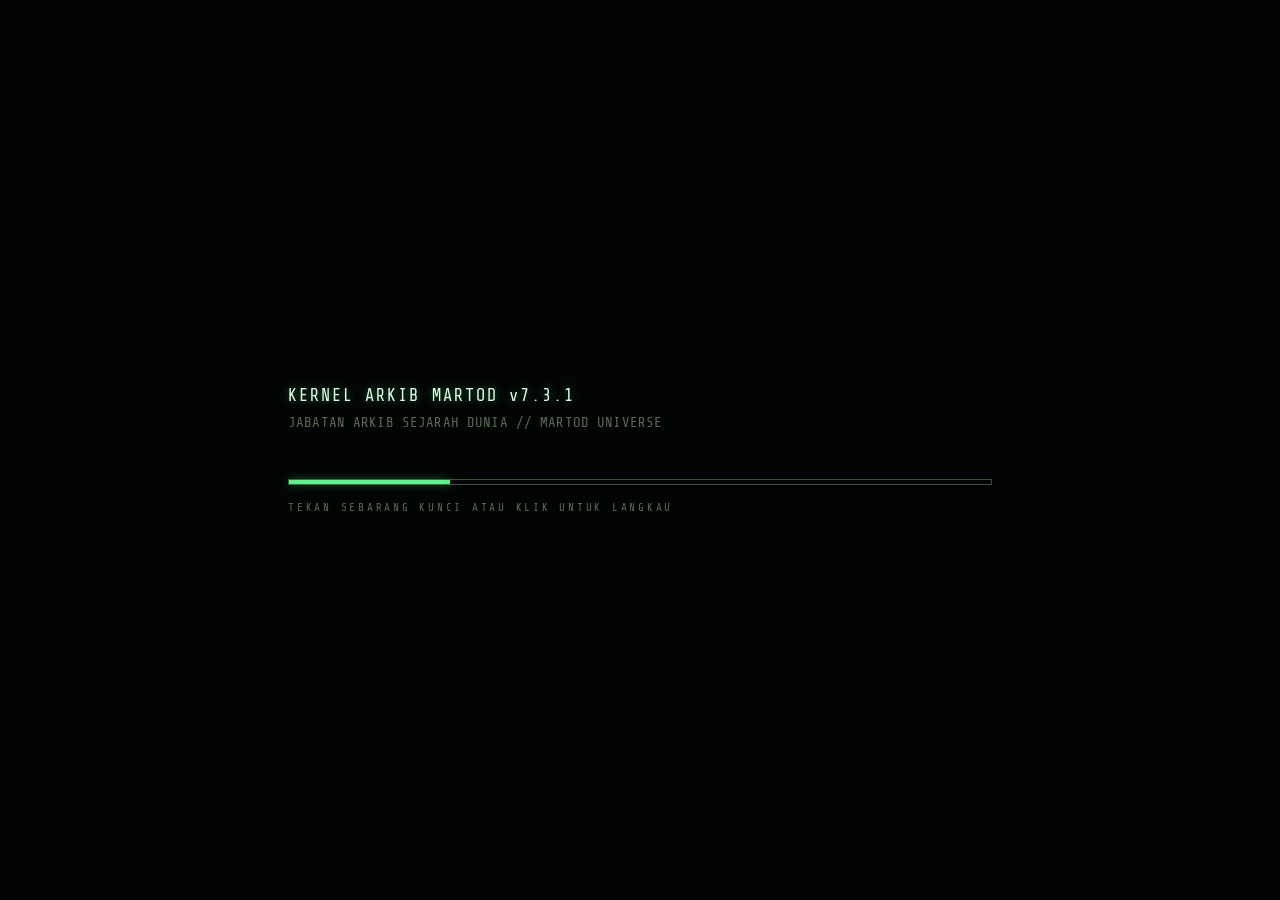
<file: martod/index.html>
<!DOCTYPE html>
<html lang="ms">
<head>
<meta charset="utf-8">
<meta name="viewport" content="width=device-width, initial-scale=1">
<title>MARTOD — Sang Lagenda · Arkib Sejarah</title>
<meta name="theme-color" content="#050706">
<meta name="robots" content="noindex, nofollow">
<link rel="icon" href="data:image/svg+xml,%3Csvg xmlns='http://www.w3.org/2000/svg' viewBox='0 0 32 32'%3E%3Crect width='32' height='32' fill='%23050706'/%3E%3Cpath d='M7 24V8l9 10 9-10v16' fill='none' stroke='%23e0302b' stroke-width='3'/%3E%3C/svg%3E">
<!-- Optional web fonts. If offline the stylesheet falls back to system fonts. -->
<link rel="preconnect" href="https://fonts.googleapis.com">
<link rel="preconnect" href="https://fonts.gstatic.com" crossorigin>
<link href="https://fonts.googleapis.com/css2?family=IBM+Plex+Mono:wght@400;500;600&family=Oswald:wght@400;500;600;700&family=Share+Tech+Mono&family=Special+Elite&display=swap" rel="stylesheet">
<link rel="stylesheet" href="css/base.css">
<link rel="stylesheet" href="css/effects.css">
<link rel="stylesheet" href="css/components.css">
<link rel="stylesheet" href="css/views.css">
<link rel="stylesheet" href="css/responsive.css">
</head>
<body class="fx-on">

<!-- shared SVG filter: rough ink edge for stamps -->
<svg width="0" height="0" style="position:absolute" aria-hidden="true" focusable="false">
  <filter id="rough" x="-5%" y="-5%" width="110%" height="110%">
    <feTurbulence type="fractalNoise" baseFrequency="0.9" numOctaves="2" seed="3" result="n"/>
    <feDisplacementMap in="SourceGraphic" in2="n" scale="2.2"/>
  </filter>
</svg>

<!-- screen effect layers -->
<div class="fx-layer fx-grain" aria-hidden="true"></div>
<div class="fx-layer fx-scan" aria-hidden="true"></div>
<div class="fx-layer fx-roll" aria-hidden="true"></div>
<div class="fx-layer fx-vignette" aria-hidden="true"></div>

<div id="boot" class="boot" hidden></div>
<div id="portal" class="portal" hidden></div>
<div id="app" class="app" hidden></div>
<div id="overlays"></div>
<div id="toasts" aria-live="polite"></div>

<noscript><p style="padding:2rem;color:#e0302b;font-family:monospace">MARTOD memerlukan JavaScript.</p></noscript>

<!-- data (edit fail ini untuk mengisi arkib) -->
<script src="js/data/archive-data.js"></script>
<!-- core -->
<script src="js/core/dom.js"></script>
<script src="js/core/store.js"></script>
<script src="js/core/fx.js"></script>
<script src="js/core/schemas.js"></script>
<script src="js/core/router.js"></script>
<script src="js/core/md.js"></script>
<!-- components -->
<script src="js/components/figure.js"></script>
<script src="js/components/paper.js"></script>
<script src="js/components/preview.js"></script>
<script src="js/components/docviewer.js"></script>
<script src="js/components/terminal.js"></script>
<script src="js/components/boot.js"></script>
<script src="js/components/music.js"></script>
<script src="js/components/auth.js"></script>
<script src="js/components/shell.js"></script>
<!-- views -->
<script src="js/views/common.js"></script>
<script src="js/views/dashboard.js"></script>
<script src="js/views/documents.js"></script>
<script src="js/views/records.js"></script>
<script src="js/views/evidence.js"></script>
<script src="js/views/timeline.js"></script>
<script src="js/views/logs.js"></script>
<!-- start -->
<script src="js/main.js"></script>
</body>
</html>
</file>
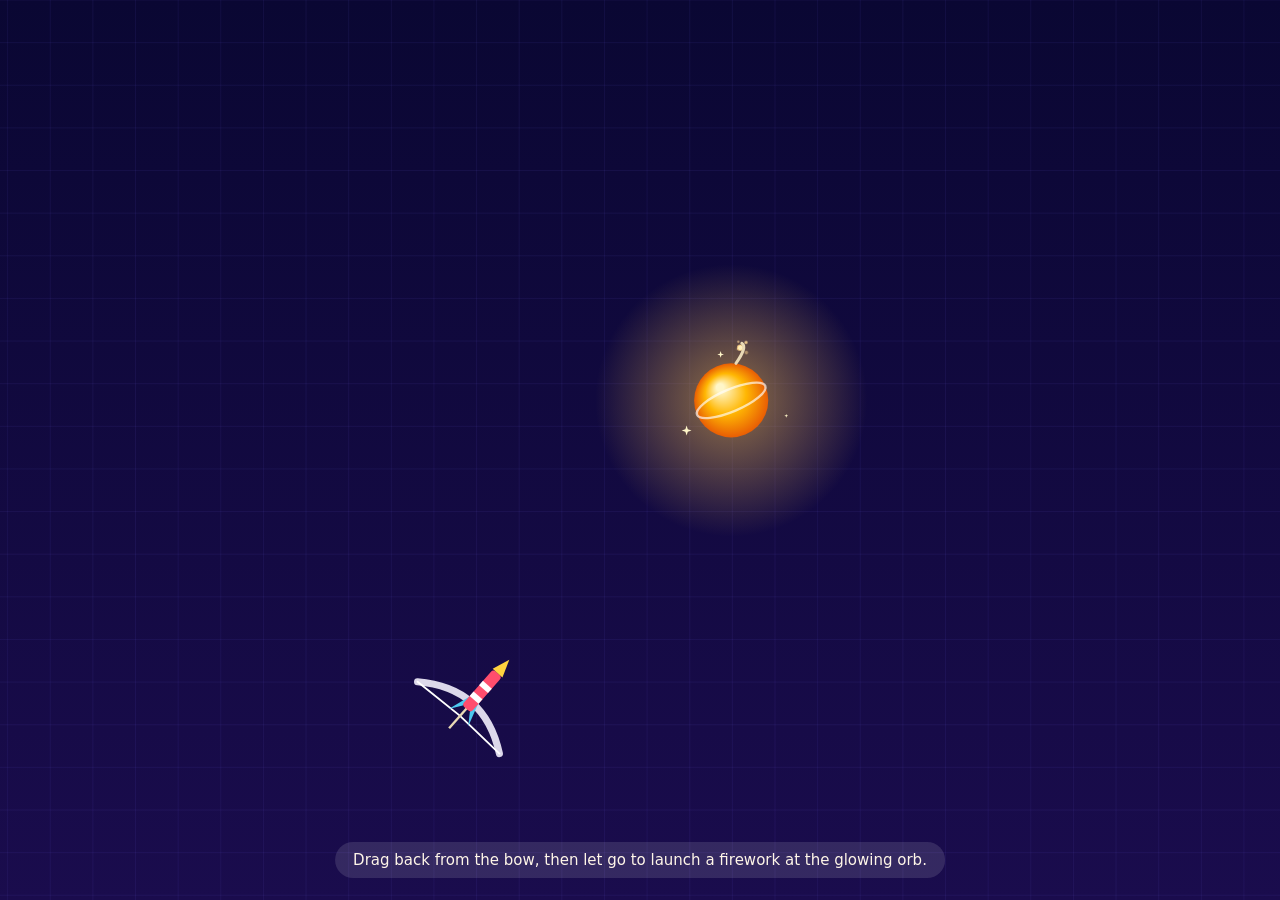
<file: birthday.html>
<!DOCTYPE html>
<html lang="en">
<head>
<meta charset="utf-8">
<title>Birthday</title>
<meta name="viewport" content="width=device-width, initial-scale=1, viewport-fit=cover">
<link rel="preconnect" href="https://fonts.googleapis.com">
<link rel="stylesheet" href="https://fonts.googleapis.com/css2?family=Great+Vibes&display=swap">
<style>
:root{--ink:#fff6e8;--night:#0a0733;--gold:#ffd166;color-scheme:dark}
@media (prefers-color-scheme:dark){:root{--ink:#fff6e8;--night:#0a0733}}
:root[data-theme="dark"]{--ink:#fff6e8;--night:#0a0733}
*{box-sizing:border-box}
html,body{height:100%;margin:0;overflow:hidden;background:var(--night);color:var(--ink);font-family:system-ui,-apple-system,"Segoe UI",sans-serif}
canvas{position:fixed;inset:0;width:100%;height:100%;touch-action:none;cursor:crosshair}
#hint{position:fixed;left:50%;transform:translateX(-50%);bottom:calc(env(safe-area-inset-bottom,0px) + 22px);padding:9px 18px;border-radius:999px;background:rgba(255,255,255,.12);font-size:15px;text-align:center;pointer-events:none;width:max-content;max-width:92vw}
#again{display:none;position:fixed;bottom:calc(env(safe-area-inset-bottom,0px) + 22px);left:50%;transform:translateX(-50%);font:inherit;font-weight:700;border:0;border-radius:999px;padding:11px 22px;background:var(--gold);color:#3b1a6e;cursor:pointer}
#again:focus-visible{outline:3px solid #fff;outline-offset:2px}
</style>
</head>
<body>
<canvas id="c" aria-label="Birthday surprise: drag back from the bow and release to launch a firework at the glowing orb"></canvas>
<div id="hint">Drag back from the bow, then let go to launch a firework at the glowing orb.</div>
<button id="again">Play again</button>
<script>
/* ============================================================
   PUT THE BIRTHDAY NAME HERE  ↓↓↓
   Example: const BIRTHDAY_NAME = "Aisha";
   Leave it empty ("") to show only "Happy Birthday"
   ============================================================ */
const BIRTHDAY_NAME = "Nisa";
/* ============================================================ */

(()=>{
const cv=document.getElementById('c'),ctx=cv.getContext('2d');
const $=id=>document.getElementById(id);
const rm=matchMedia('(prefers-reduced-motion: reduce)').matches;
const WW=420,WH=760,G=450,BX=62,BY=600,PLATE=690,CX=210,HR=40;
const name=String(BIRTHDAY_NAME||'').trim();
const PAL=['#ff4d6d','#ffd23f','#4cc9f0','#7cff6b','#c77dff','#ff9f1c'];
const BAL=[['#fff1b8','#e0a81c'],['#ffc2a8','#ff5e5b'],['#c9fff0','#1fb89a'],['#ffffff','#a9c8ff']];
const FONT='"Great Vibes","Brush Script MT","Snell Roundhand",cursive';
let W,H,dpr,u,ox,oy,xmin,xmax,ymin,ymax;
let phase,time=0,tHit,tLand,tText,landed,bgMix,flash,shake,spawnT,ballT;
let shell,arrows,parts,pend,balloons,plate,tiers,drag=null,aim=0,len=0,cam={z:1},zip={};

function resize(){
  dpr=Math.min(devicePixelRatio||1,2);W=innerWidth;H=innerHeight;
  cv.width=W*dpr;cv.height=H*dpr;
  u=Math.min(W/WW,H/WH);ox=(W-WW*u)/2;oy=(H-WH*u)/2;
  xmin=-ox/u;xmax=(W-ox)/u;ymin=-oy/u;ymax=(H-oy)/u;
}
function reset(){
  phase='aim';tHit=tLand=tText=0;landed=false;bgMix=0;flash=0;shake=0;spawnT=0;ballT=0;cam.z=1;
  arrows=[];parts=[];pend=[];balloons=[];
  shell={x:287,y:330,alive:true,dy:330};
  plate={y:-300,vy:0,st:'wait',sq:0,r:PLATE};
  tiers=[{w:230,h:52,r:638,c:'#ff9f68'},{w:168,h:46,r:592,c:'#ffd166'},{w:116,h:40,r:552,c:'#7ae0c3'}]
    .map((t,i)=>({...t,i,y:-400,vy:0,st:'wait',sq:0}));
  zip={on:false,y:0,t:0,drag:false,done:false,p:0,off:0};$('again').style.display='none';$('hint').textContent='Drag back from the bow, then let go to launch a firework at the glowing orb.';$('hint').style.display='block';
}
const toWorld=e=>({x:(e.clientX-ox)/u,y:(e.clientY-oy)/u});

/* input */
cv.addEventListener('pointerdown',e=>{
  if(phase==='zip'){zip.drag=true;zip.t=Math.min(H,Math.max(H*.1,e.clientY));cv.setPointerCapture(e.pointerId);return}
  if(phase!=='aim')return;
  const p=toWorld(e);drag={sx:p.x,sy:p.y};len=0;cv.setPointerCapture(e.pointerId);
});
cv.addEventListener('pointermove',e=>{
  if(zip.drag){zip.t=Math.min(H,Math.max(H*.1,e.clientY));return}
  if(!drag)return;const p=toWorld(e);
  const dx=drag.sx-p.x,dy=drag.sy-p.y;len=Math.min(140,Math.hypot(dx,dy));aim=Math.atan2(dy,dx);
});
cv.addEventListener('pointerup',()=>{
  zip.drag=false;
  if(drag&&len>25){
    const sp=250+len*6.2,x=BX+Math.cos(aim)*50,y=BY+Math.sin(aim)*50;
    arrows.push({x,y,vx:Math.cos(aim)*sp,vy:Math.sin(aim)*sp,ang:aim,dead:false});
    $('hint').style.display='none';
  }
  drag=null;
});
cv.addEventListener('pointercancel',()=>{drag=null});

/* fireworks */
const rc=()=>PAL[(Math.random()*6)|0];
function burst(x,y,c,n,v){
  const c2=rc();
  for(let i=0;i<n;i++){
    const a=i/n*Math.PI*2+Math.random()*.2,sp=v*(.5+Math.random()*.5)*(i%2?.7:1);
    parts.push({k:'k',x,y,px:x,py:y,vx:Math.cos(a)*sp,vy:Math.sin(a)*sp,c:i%5===0?'#fff4c2':(i%3===0?c2:c),s:2+Math.random()*1.5,life:0,max:1.1+Math.random()*.7,drag:1.8,g:90});
  }
}
function spark(x,y,v,c,max,f){
  const a=Math.random()*7,s=Math.random()*v;
  parts.push({k:'k',f,x,y,px:x,py:y,vx:Math.cos(a)*s,vy:Math.sin(a)*s,c,s:1.5+Math.random()*2,life:0,max,drag:2.5,g:f?120:30});
}
function rocket(){
  const ty=ymin+(ymax-ymin)*(.08+Math.random()*.4);
  parts.push({k:'r',x:xmin+20+Math.random()*(xmax-xmin-40),y:ymax+10,vy:-(420+Math.random()*120),ty,c:rc(),life:0,max:99});
}
function pop(){
  phase='zip';flash=1;shell.alive=false;shake=rm?0:8;bgMix=1;zip={on:true,y:H*.14,t:H*.14,drag:false,done:false,p:0,off:0};
  const x=shell.x,y=shell.dy;
  pend.push({at:time,x,y,n:90,v:380},{at:time+.18,x:x-110,y:y-70,n:60,v:300},{at:time+.34,x:x+70,y:y+60,n:60,v:300},{at:time+.5,x:x-60,y:y+130,n:50,v:260});
  $('hint').textContent='Grab the zipper and drag it all the way down!';$('hint').style.display='block';
}
function puff(){
  for(let i=0;i<10;i++){const x=CX+(Math.random()-.5)*220;parts.push({k:'k',x,y:PLATE-4,px:x,py:PLATE-4,vx:(Math.random()-.5)*160,vy:-30-Math.random()*130,c:i%2?'#ffe9a8':'#fff',s:2,life:0,max:.7,drag:1.5,g:300})}
}
function balloon(l){
  const side=Math.random()<.5?-1:1,half=Math.min(190,(xmax-xmin)/2-20);
  balloons.push({l,x:l?CX+(Math.random()*2-1)*Math.min(165,half-14):CX+side*(40+Math.random()*(half-40)),y:ymax+80,vy:-(l?48+Math.random()*30:55+Math.random()*50),r:l?30+Math.random()*4:20+Math.random()*10,c:BAL[(Math.random()*4)|0],ph:Math.random()*6,wob:0});
}
function drawPanels(){
  const gw=zip.y*.42;
  for(const sd of[-1,1]){
    ctx.save();ctx.translate(sd*zip.off,0);
    ctx.beginPath();ctx.rect(sd<0?0:W/2,0,W/2,H);ctx.clip();
    ctx.beginPath();ctx.rect(-W,-10,W*3,H+20);ctx.moveTo(W/2,zip.y);ctx.lineTo(W/2-gw,-10);ctx.lineTo(W/2+gw,-10);ctx.closePath();
    ctx.clip('evenodd');drawNavy();
    ctx.restore();
  }
}
function drawZipHW(){
  if(!zip.on)return;
  const cx=W/2,y=zip.y,gw=y*.42,off=zip.off;
  ctx.save();
  for(let yy=y,i=0;yy<H;yy+=11,i++){
    ctx.fillStyle=i%2?'#f3d27a':'#c99a2e';
    ctx.fillRect(i%2?cx+off:cx-8-off,yy,8,6);
  }
  const L=Math.hypot(gw,y+10);
  for(const sd of[-1,1]){
    const ang=Math.atan2(-(y+10),sd*gw);
    for(let t=0,i=0;t<L;t+=11,i++){
      const f=t/L;
      ctx.save();ctx.translate(cx+sd*gw*f+sd*off,y-(y+10)*f);ctx.rotate(ang);
      ctx.fillStyle=(i+(sd>0?1:0))%2?'#f3d27a':'#c99a2e';
      ctx.fillRect(-4,i%2?-6:0,8,6);
      ctx.restore();
    }
  }
  if(!zip.done){
    ctx.shadowColor='rgba(0,0,0,.4)';ctx.shadowBlur=10;
    const g=ctx.createLinearGradient(cx-17,0,cx+17,0);g.addColorStop(0,'#aeb4c8');g.addColorStop(.5,'#f4f6fb');g.addColorStop(1,'#9aa2ba');
    ctx.fillStyle=g;ctx.beginPath();ctx.roundRect(cx-17,y-28,34,46,9);ctx.fill();
    ctx.fillStyle='#f3d27a';ctx.beginPath();ctx.roundRect(cx-10,y+12,20,46,10);ctx.fill();
    ctx.shadowBlur=0;ctx.fillStyle='#3b1a6e';ctx.beginPath();ctx.arc(cx,y+46,4,0,7);ctx.fill();
    if(!zip.drag&&y<H*.4){
      ctx.lineWidth=3;ctx.lineCap='round';
      for(let k=0;k<3;k++){
        const yy=y+76+k*16;
        ctx.strokeStyle='rgba(255,255,255,'+(.85-k*.2)*(.5+.5*Math.sin(time*5-k))+')';
        ctx.beginPath();ctx.moveTo(cx-10,yy);ctx.lineTo(cx,yy+9);ctx.lineTo(cx+10,yy);ctx.stroke();
      }
    }
  }
  ctx.restore();
}
function fall(o,dt){
  if(o.st!=='fall')return;
  o.vy+=3600*dt;o.y+=o.vy*dt;
  if(o.y>=o.r){
    o.y=o.r;o.sq=1;puff();if(!rm)shake=Math.max(shake,5);
    if(Math.abs(o.vy)>240)o.vy*=-.25;
    else{
      o.vy=0;o.st='land';
      if(o===tiers[2]){
        landed=true;tLand=time;tText=time+.7;
        for(let i=0;i<5;i++){balloon();balloons[balloons.length-1].y=ymax+20+i*60}
        for(let i=0;i<6;i++)pend.push({at:time+.1+i*.14,x:xmin+(xmax-xmin)*(.1+.8*Math.random()),y:ymin+(ymax-ymin)*(.1+.3*Math.random()),n:70,v:320});
      }
    }
  }
}

function update(dt){
  time+=dt;flash*=Math.exp(-dt*3);shake*=Math.exp(-dt*10);
  if(phase==='aim'&&shell.alive&&Math.random()<dt*10)spark(shell.x+9,shell.dy-47,30,'#ffe27a',.5);
  for(let i=pend.length-1;i>=0;i--)if(time>=pend[i].at){const p=pend.splice(i,1)[0];burst(p.x,p.y,rc(),p.n,p.v);if(!rm)shake=Math.max(shake,3)}
  if(phase!=='aim'){
    bgMix=Math.min(1,bgMix+dt*1.4);
    spawnT-=dt;if(spawnT<0){spawnT=.4+Math.random()*.5;rocket()}
  }
  if(phase==='zip'){
    zip.y+=(zip.t-zip.y)*(1-Math.exp(-dt*18));
    if(zip.y>=H-10&&!zip.done){
      zip.done=true;zip.y=H;phase='build';tHit=time+.6;flash=.7;$('hint').style.display='none';
      for(let i=0;i<5;i++)pend.push({at:time+i*.12,x:xmin+(xmax-xmin)*Math.random(),y:ymin+(ymax-ymin)*(.1+.35*Math.random()),n:70,v:320});
    }
  }
  if(zip.done&&zip.on){zip.p=Math.min(1,zip.p+dt/.9);zip.off=ease(zip.p)*(W/2+40);if(zip.p>=1)zip.on=false}
  if(phase==='build'){
    const T=time-tHit;
    if(plate.st==='wait'&&T>.5){plate.st='fall';plate.y=ymin-60;plate.vy=0}
    tiers.forEach((t,k)=>{if(t.st==='wait'&&T>1.2+k*.42){t.st='fall';t.y=ymin-t.h-60;t.vy=0}});
    fall(plate,dt);tiers.forEach(t=>fall(t,dt));
    plate.sq=Math.max(0,plate.sq-dt*6);tiers.forEach(t=>t.sq=Math.max(0,t.sq-dt*6));
    if(landed){
      ballT-=dt;if(ballT<0){ballT=.5+Math.random()*.5;balloon()}
      if(time-tText>3.8)$('again').style.display='block';
    }
    cam.z+=((landed?1.16:1.1)-cam.z)*(1-Math.exp(-dt*3));
  }
  /* rockets shot by the bow */
  for(const a of arrows){
    for(let k=0;k<3&&!a.dead;k++){
      const h=dt/3;a.x+=a.vx*h;a.vy+=G*h;a.y+=a.vy*h;a.ang=Math.atan2(a.vy,a.vx);
      if(phase==='aim'&&shell.alive&&Math.hypot(a.x-shell.x,a.y-shell.dy)<HR){a.dead=true;pop()}
    }
    const tx=a.x-Math.cos(a.ang)*70,ty=a.y-Math.sin(a.ang)*70;
    for(let i=0;i<2;i++)spark(tx,ty,45,i?'#ffb347':'#fff3b0',.45);
    if(a.x>xmax+120||a.x<xmin-120||a.y>ymax+150||a.y<ymin-700)a.dead=true;
  }
  arrows=arrows.filter(a=>!a.dead);
  /* particles */
  for(const p of parts){
    p.life+=dt;
    if(p.k==='r'){
      p.y+=p.vy*dt;p.x+=Math.sin(time*9+p.ty)*10*dt;
      parts.push({k:'k',x:p.x,y:p.y,px:p.x,py:p.y,vx:(Math.random()-.5)*20,vy:30,c:'#ffd27a',s:1.8,life:0,max:.4,drag:2,g:0});
      if(p.y<=p.ty){burst(p.x,p.y,p.c,60+((Math.random()*30)|0),240+Math.random()*90);p.life=p.max}
    }else{
      p.px=p.x;p.py=p.y;const d=Math.exp(-dt*p.drag);
      p.vx*=d;p.vy=p.vy*d+p.g*dt;p.x+=p.vx*dt;p.y+=p.vy*dt;
    }
  }
  parts=parts.filter(p=>p.life<p.max);
  if(parts.length>1400)parts.splice(0,parts.length-1400);
  for(const b of balloons){b.y+=b.vy*dt;b.wob*=Math.exp(-dt*5)}
  balloons=balloons.filter(b=>b.y>ymin-120);
  /* handwriting sparkle */
  if(landed&&time>tText&&time<tText+2.1){
    const p=ease(Math.min(1,(time-tText)/1.9)),tw=textW();
    spark(CX-tw/2+tw*p,360+Math.random()*50,70,'#ffe9a8',.7,true);spark(CX-tw/2+tw*p,380+Math.random()*30,70,'#fff',.6,true);
  }
}
const ease=p=>p<.5?2*p*p:1-Math.pow(-2*p+2,2)/2;

/* drawing */
function drawShell(){
  const x=shell.x,y=shell.y+Math.sin(time*1.8)*10,r=30*(1+.05*Math.sin(time*6));shell.dy=y;
  let g=ctx.createRadialGradient(x,y,8,x,y,115);g.addColorStop(0,'rgba(255,200,80,.5)');g.addColorStop(1,'rgba(255,200,80,0)');
  ctx.fillStyle=g;ctx.fillRect(x-120,y-120,240,240);
  g=ctx.createRadialGradient(x-r*.3,y-r*.35,r*.1,x,y,r);g.addColorStop(0,'#fff6c9');g.addColorStop(.5,'#ffb703');g.addColorStop(1,'#e85d04');
  ctx.fillStyle=g;ctx.beginPath();ctx.arc(x,y,r,0,7);ctx.fill();
  ctx.strokeStyle='rgba(255,255,255,.65)';ctx.lineWidth=2;ctx.beginPath();ctx.ellipse(x,y,r,r*.3,-.4,0,7);ctx.stroke();
  ctx.strokeStyle='#e9d9b5';ctx.lineWidth=2.5;ctx.beginPath();ctx.moveTo(x+4,y-r);ctx.quadraticCurveTo(x+14,y-r-14,x+9,y-r-17);ctx.stroke();
  for(let k=0;k<3;k++){
    const a=time*2+k*2.09,sx=x+Math.cos(a)*(r+18),sy=y+Math.sin(a)*(r+18)*.8,sz=3+1.5*Math.sin(time*7+k);
    ctx.fillStyle='#fff6c9';ctx.beginPath();for(let i=0;i<8;i++){const rr=i%2?sz*.35:sz;ctx.lineTo(sx+Math.cos(i*Math.PI/4)*rr,sy+Math.sin(i*Math.PI/4)*rr)}ctx.fill();
  }
}
function arrowShape(){
  ctx.fillStyle='#e9d9b5';ctx.fillRect(-72,-1,24,2);
  ctx.fillStyle='#4cc9f0';
  for(const m of[-1,1]){ctx.beginPath();ctx.moveTo(-50,4*m);ctx.lineTo(-60,11*m);ctx.lineTo(-38,4*m);ctx.closePath();ctx.fill()}
  ctx.fillStyle='#ff4d6d';ctx.beginPath();ctx.roundRect(-50,-5,40,10,3);ctx.fill();
  ctx.fillStyle='#fff';ctx.fillRect(-40,-5,5,10);ctx.fillRect(-28,-5,5,10);
  ctx.fillStyle='#ffd23f';ctx.beginPath();ctx.moveTo(5,0);ctx.lineTo(-10,-5.5);ctx.lineTo(-10,5.5);ctx.fill();
}
function drawBow(){
  ctx.save();ctx.translate(BX,BY);
  const pull=drag?len*.28:0;
  ctx.rotate(drag?aim:-.85);
  ctx.lineCap='round';ctx.strokeStyle='#dcd8ea';ctx.lineWidth=6;
  ctx.beginPath();ctx.moveTo(-8,-46);ctx.quadraticCurveTo(26,0,-8,46);ctx.stroke();
  ctx.strokeStyle='#fff';ctx.lineWidth=1.6;
  ctx.beginPath();ctx.moveTo(-8,-46);ctx.lineTo(-6-pull,0);ctx.lineTo(-8,46);ctx.stroke();
  ctx.translate(-6-pull+58,0);arrowShape();
  ctx.restore();
}
function trajectory(){
  if(!drag||len<=25)return;
  const sp=250+len*6.2;let x=BX+Math.cos(aim)*50,y=BY+Math.sin(aim)*50,vx=Math.cos(aim)*sp,vy=Math.sin(aim)*sp;
  for(let i=0;i<28;i++){
    for(let k=0;k<3;k++){x+=vx*.015;vy+=G*.015;y+=vy*.015}
    ctx.fillStyle='rgba(255,246,232,'+(.75-i*.025)+')';ctx.beginPath();ctx.arc(x,y,2.8,0,7);ctx.fill();
  }
}
function drawParts(front){
  ctx.globalCompositeOperation='lighter';ctx.lineCap='round';
  for(const p of parts){
    if(!!p.f!==front)continue;
    if(p.k==='r'){ctx.globalAlpha=1;ctx.fillStyle='#fff3b0';ctx.beginPath();ctx.arc(p.x,p.y,3,0,7);ctx.fill();continue}
    const a=Math.max(0,1-p.life/p.max);
    ctx.globalAlpha=a;ctx.strokeStyle=p.c;ctx.lineWidth=p.s;
    ctx.beginPath();ctx.moveTo(p.px,p.py);ctx.lineTo(p.x+.01,p.y);ctx.stroke();
    ctx.fillStyle=p.c;ctx.beginPath();ctx.arc(p.x,p.y,p.s*.8,0,7);ctx.fill();
  }
  ctx.globalAlpha=1;ctx.globalCompositeOperation='source-over';
}
function drawBalloon(b){
  const r=b.r;ctx.save();ctx.translate(b.x+Math.sin(time*1.2+b.ph)*8,b.y);if(b.wob>.02)ctx.rotate(Math.sin(time*45)*.18*b.wob);
  ctx.strokeStyle='rgba(255,246,232,.55)';ctx.lineWidth=1;ctx.beginPath();ctx.moveTo(0,r*1.2+6);ctx.bezierCurveTo(6,r*1.2+22,-6,r*1.2+36,0,r*1.2+54);ctx.stroke();
  const g=ctx.createRadialGradient(-r*.35,-r*.45,r*.1,0,0,r*1.3);g.addColorStop(0,b.c[0]);g.addColorStop(1,b.c[1]);
  ctx.fillStyle=g;ctx.beginPath();ctx.ellipse(0,0,r,r*1.2,0,0,7);ctx.fill();
  ctx.fillStyle=b.c[1];ctx.beginPath();ctx.moveTo(0,r*1.2-1);ctx.lineTo(-4,r*1.2+6);ctx.lineTo(4,r*1.2+6);ctx.fill();
  ctx.fillStyle='rgba(255,255,255,.55)';ctx.beginPath();ctx.ellipse(-r*.38,-r*.5,r*.14,r*.26,.5,0,7);ctx.fill();
  if(b.l){ctx.fillStyle='#2a1a6b';ctx.font='bold '+(r*.95)+'px system-ui,sans-serif';ctx.textAlign='center';ctx.textBaseline='middle';ctx.fillText(b.l,0,r*.05)}
  ctx.restore();
}
function drawPlate(){
  const y=plate.y,rx=150,ry=26;
  ctx.save();ctx.translate(CX,0);
  if(plate.sq>0){ctx.translate(0,y);ctx.scale(1+.04*plate.sq,1-.1*plate.sq);ctx.translate(0,-y)}
  ctx.fillStyle='rgba(10,0,60,.3)';ctx.beginPath();ctx.ellipse(0,y+16,rx+6,ry,0,0,7);ctx.fill();
  const g=ctx.createLinearGradient(-rx,0,rx,0);g.addColorStop(0,'#7a5412');g.addColorStop(.35,'#f3d27a');g.addColorStop(1,'#8a6218');
  ctx.beginPath();ctx.moveTo(-rx,y);ctx.lineTo(-rx,y+9);ctx.ellipse(0,y+9,rx,ry,0,Math.PI,0,true);ctx.lineTo(rx,y);ctx.ellipse(0,y,rx,ry,0,0,Math.PI,true);ctx.closePath();ctx.fillStyle=g;ctx.fill();
  ctx.beginPath();ctx.ellipse(0,y,rx,ry,0,0,7);ctx.fillStyle='#e9c46a';ctx.fill();
  ctx.beginPath();ctx.ellipse(0,y,rx*.9,ry*.82,0,0,7);ctx.fillStyle='#b8862a';ctx.fill();
  ctx.restore();
}
function drawTier(t){
  const rx=t.w/2,ry=t.w*.1,y0=t.y,yb=t.y+t.h;
  ctx.save();ctx.translate(CX,0);
  if(t.sq>0){ctx.translate(0,yb);ctx.scale(1+.1*t.sq,1-.14*t.sq);ctx.translate(0,-yb)}
  ctx.beginPath();ctx.moveTo(-rx,y0);ctx.lineTo(-rx,yb);ctx.ellipse(0,yb,rx,ry,0,Math.PI,0,true);ctx.lineTo(rx,y0);ctx.ellipse(0,y0,rx,ry,0,0,Math.PI,true);ctx.closePath();
  ctx.fillStyle=t.c;ctx.fill();
  const hl=.3+.18*Math.sin(time*1.4+t.i),g=ctx.createLinearGradient(-rx,0,rx,0);
  g.addColorStop(0,'rgba(40,10,90,.3)');g.addColorStop(hl,'rgba(255,255,255,.32)');g.addColorStop(1,'rgba(40,10,90,.4)');
  ctx.fillStyle=g;ctx.fill();
  ctx.fillStyle='#fffaf0';
  ctx.beginPath();ctx.ellipse(0,y0,rx,ry,0,0,Math.PI);ctx.ellipse(0,y0+9,rx,ry,0,Math.PI,0,true);ctx.closePath();ctx.fill();
  const n=Math.round(t.w/22);
  for(let j=0;j<n;j++){
    const cx=(-.9+1.8*(j+.5)/n)*rx,ey=y0+9+ry*Math.sqrt(1-(cx/rx)*(cx/rx));
    ctx.beginPath();ctx.arc(cx,ey,4+((j*7+t.i*3)%3)*1.8,0,Math.PI);ctx.fill();
  }
  ctx.beginPath();ctx.ellipse(0,y0,rx,ry,0,0,7);ctx.fillStyle='#fffdf6';ctx.fill();
  ctx.beginPath();ctx.ellipse(0,y0,rx*.86,ry*.78,0,0,7);ctx.fillStyle=t.c;ctx.globalAlpha=.3;ctx.fill();ctx.globalAlpha=1;
  if(t.i===2&&landed){
    const k=Math.min(1,(time-tLand)/.4);
    for(const dx of[-26,0,26]){
      const by=y0+(dx?ry*.15:ry*.35),h=26*k;
      ctx.fillStyle='#fff6e8';ctx.fillRect(dx-3,by-h,6,h);
      ctx.fillStyle='#4cc9f0';for(let q=0;q<3;q++)if(h>q*9+4)ctx.fillRect(dx-3,by-h+q*9+3,6,3);
      if(k>.7){
        const f=.9+.1*Math.sin(time*20+dx),fy=by-h-9;
        const gr=ctx.createRadialGradient(dx,fy,1,dx,fy,30);gr.addColorStop(0,'rgba(255,209,102,.8)');gr.addColorStop(1,'rgba(255,209,102,0)');
        ctx.fillStyle=gr;ctx.fillRect(dx-32,fy-32,64,64);
        ctx.fillStyle='#ffb347';ctx.beginPath();ctx.ellipse(dx,fy,4,8*f,0,0,7);ctx.fill();
        ctx.fillStyle='#fff3b0';ctx.beginPath();ctx.ellipse(dx,fy+2,2,4*f,0,0,7);ctx.fill();
      }
    }
  }
  ctx.restore();
}
function fitSize(txt,max,start){
  ctx.font=start+'px '+FONT;const w=ctx.measureText(txt).width;
  return w>max?start*max/w:start;
}
function textW(){const sz=fitSize('Happy Birthday',380,86);ctx.font=sz+'px '+FONT;return ctx.measureText('Happy Birthday').width}
function goldFill(y,sz){
  const g=ctx.createLinearGradient(0,y-sz*.8,0,y+sz*.25);
  g.addColorStop(0,'#fff7d6');g.addColorStop(.5,'#f3d27a');g.addColorStop(1,'#c9972f');return g;
}
function drawText(){
  if(!landed||time<tText)return;
  const p=ease(Math.min(1,(time-tText)/1.9));
  const sz=fitSize('Happy Birthday',380,86),y=395;
  ctx.font=sz+'px '+FONT;ctx.textAlign='center';
  const w=ctx.measureText('Happy Birthday').width;
  ctx.save();ctx.beginPath();ctx.rect(CX-w/2-14,y-sz,(w+28)*p,sz*1.5);ctx.clip();
  ctx.shadowColor='rgba(255,214,120,.9)';ctx.shadowBlur=20;
  ctx.fillStyle=goldFill(y,sz);ctx.fillText('Happy Birthday',CX,y);
  ctx.shadowBlur=0;ctx.strokeStyle='rgba(255,250,225,.8)';ctx.lineWidth=.8;ctx.strokeText('Happy Birthday',CX,y);
  ctx.restore();
  if(name){
    const a=Math.max(0,Math.min(1,(time-tText-1.7)/.8));
    if(a>0){
      const s2=fitSize(name,360,64),y2=468;
      ctx.save();ctx.globalAlpha=a;ctx.font=s2+'px '+FONT;ctx.textAlign='center';
      ctx.shadowColor='rgba(255,214,120,.9)';ctx.shadowBlur=16;ctx.fillStyle=goldFill(y2,s2);
      ctx.translate(0,(1-a)*10);ctx.fillText(name,CX,y2);ctx.restore();
    }
  }
}
function drawNavy(){
  let g=ctx.createLinearGradient(0,0,0,H);g.addColorStop(0,'#0a0733');g.addColorStop(1,'#1a0c4d');
  ctx.fillStyle=g;ctx.fillRect(0,0,W,H);
  ctx.strokeStyle='rgba(130,110,255,.08)';ctx.lineWidth=1;ctx.beginPath();
  const st=36*u;
  for(let x=ox%st;x<W;x+=st){ctx.moveTo(x,0);ctx.lineTo(x,H)}
  for(let y=oy%st;y<H;y+=st){ctx.moveTo(0,y);ctx.lineTo(W,y)}
  ctx.stroke();
}
function drawBg(){
  if(bgMix<1)drawNavy();
  if(bgMix>0){
    const g=ctx.createRadialGradient(W/2,H*.62,10,W/2,H*.62,Math.max(W,H)*.85);
    g.addColorStop(0,'#2f8cff');g.addColorStop(.5,'#5b3bd8');g.addColorStop(1,'#26116b');
    ctx.globalAlpha=bgMix;ctx.fillStyle=g;ctx.fillRect(0,0,W,H);ctx.globalAlpha=1;
  }
}
function draw(){
  ctx.setTransform(dpr,0,0,dpr,0,0);
  drawBg();
  if(zip.on)drawPanels();
  const sx=(Math.random()-.5)*shake*u,sy=(Math.random()-.5)*shake*u;
  ctx.save();ctx.translate(ox+sx,oy+sy);ctx.scale(u,u);
  drawParts(false);
  ctx.save();ctx.translate(CX,640);ctx.scale(cam.z,cam.z);ctx.translate(-CX,-640);
  if(phase==='aim'){
    if(shell.alive)drawShell();
    drawBow();trajectory();
  }
  if(plate.st!=='wait'){
    if(landed){const g=ctx.createRadialGradient(CX,620,10,CX,620,230);g.addColorStop(0,'rgba(255,225,140,.25)');g.addColorStop(1,'rgba(255,225,140,0)');ctx.fillStyle=g;ctx.fillRect(CX-240,400,480,400)}
    drawPlate();
    for(const t of tiers)if(t.st!=='wait')drawTier(t);
  }
  ctx.restore();
  for(const b of balloons)drawBalloon(b);
  for(const a of arrows){ctx.save();ctx.translate(a.x,a.y);ctx.rotate(a.ang);arrowShape();ctx.restore()}
  drawText();
  drawParts(true);
  ctx.restore();
  drawZipHW();
  if(flash>.02){ctx.fillStyle='rgba(255,240,200,'+flash*.55+')';ctx.fillRect(0,0,W,H)}
}
let last=performance.now();
function loop(now){
  const dt=Math.min(.033,(now-last)/1000);last=now;
  update(dt);draw();requestAnimationFrame(loop);
}
$('again').onclick=reset;
addEventListener('resize',resize);
try{document.fonts.load('80px "Great Vibes"')}catch(e){}
resize();reset();
requestAnimationFrame(loop);
})();
</script>
</body>
</html>
</file>
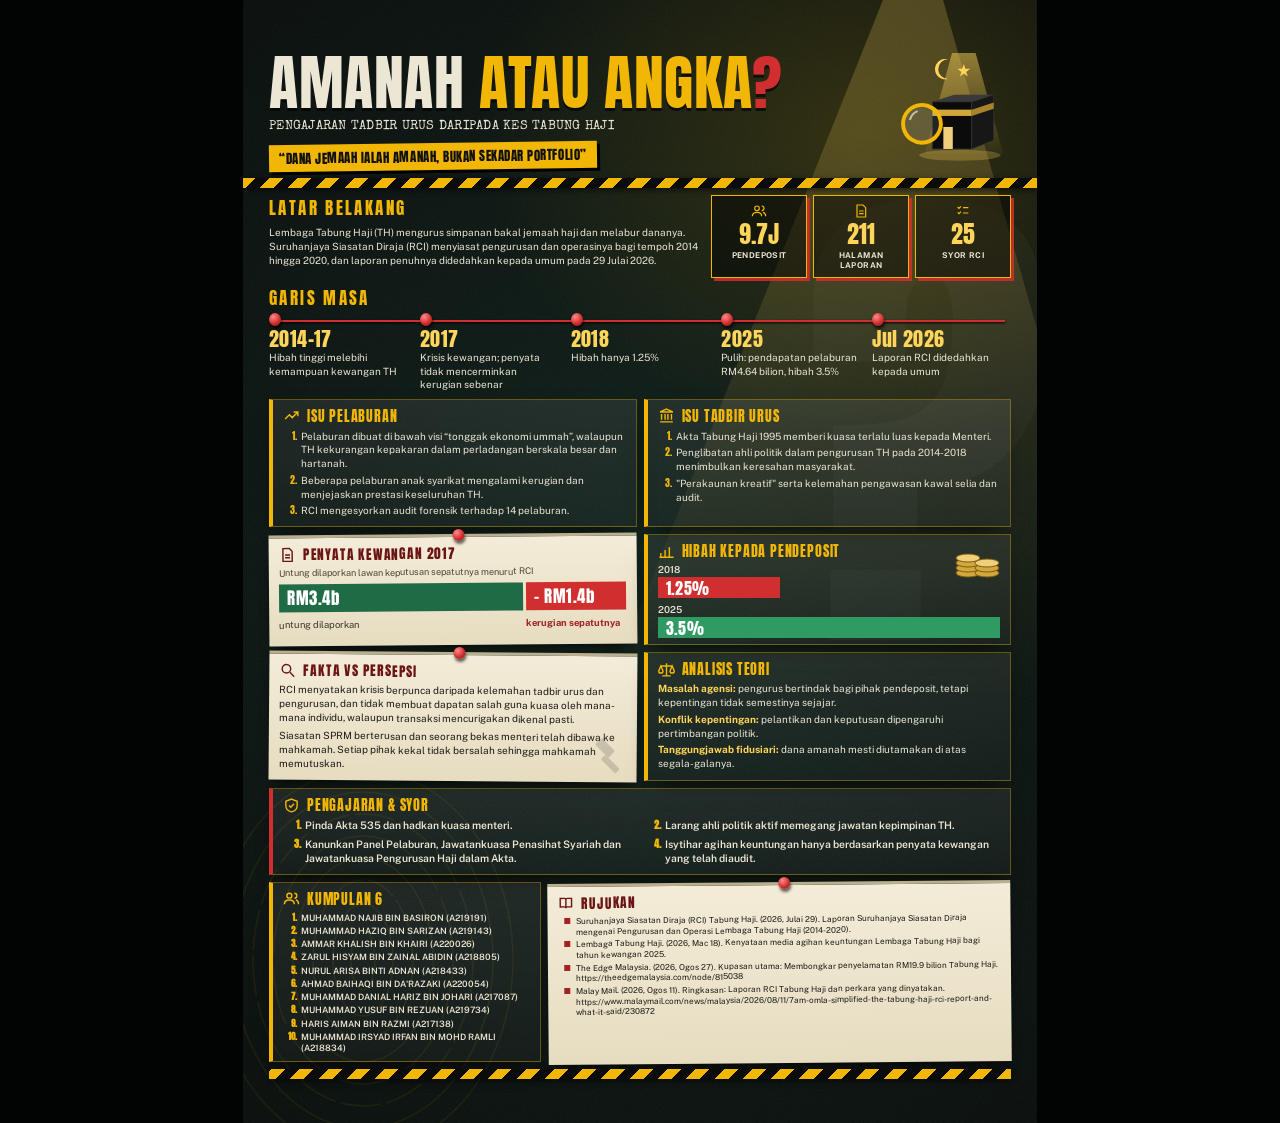
<file: poster.html>
<!DOCTYPE html>
<html lang="ms">
<head>
<meta charset="utf-8">
<meta name="viewport" content="width=device-width, initial-scale=1, viewport-fit=cover">
<title>Amanah atau Angka? – Poster A4 Tabung Haji</title>
<link href="https://fonts.googleapis.com/css2?family=Anton&family=Public+Sans:wght@400;500;600;700&family=Special+Elite&display=swap" rel="stylesheet">
<style>
@page{size:A4;margin:0}
:root{--bk:#080d0b;--y:#f2b705;--y2:#ffd45a;--red:#d12f2f;--gr:#2f9a62;--ivory:#ece6d4;--cream:#efe7d2;--ink:#1d1b16;box-sizing:border-box;padding-top:env(safe-area-inset-top,0px);padding-bottom:env(safe-area-inset-bottom,0px)}
html{scroll-padding-top:env(safe-area-inset-top,0px)}
*,*::before,*::after{box-sizing:inherit}
body{margin:0;background:#020403;font-family:'Public Sans',system-ui,'Segoe UI',Arial,sans-serif;-webkit-print-color-adjust:exact;print-color-adjust:exact}
.wrap{margin:0 auto;overflow:hidden;width:794px;height:1123px}
.poster{width:794px;height:1123px;transform-origin:0 0;position:relative;overflow:hidden;color:var(--ivory);padding:12px 26px 22px;display:flex;flex-direction:column;gap:7px;
background:radial-gradient(ellipse 70% 38% at 78% 12%,rgba(242,183,5,.16),transparent 70%),radial-gradient(ellipse 120% 90% at 50% 50%,#0f1f19 0%,#080d0b 70%,#030504 100%)}
.fx{position:absolute;inset:0;width:100%;height:100%;pointer-events:none}
.poster>*:not(.fx){position:relative;z-index:1}
h1,h2,.num{font-family:Anton,Impact,'Arial Narrow',sans-serif;font-weight:400;margin:0}
.logos{height:34px;flex:none}
.hero{display:flex;align-items:center;justify-content:space-between;gap:10px}
.hero h1{font-size:60px;white-space:nowrap;line-height:.95;letter-spacing:.01em;text-transform:uppercase;color:var(--ivory);text-shadow:0 3px 0 rgba(0,0,0,.6)}
.hero h1 span{color:var(--y)}
.hero h1 i{font-style:normal;color:var(--red)}
.sub{font-family:'Special Elite','Courier New',monospace;font-size:12.5px;line-height:1.3;margin:8px 0 0;color:var(--ivory);letter-spacing:.02em}
.quote{margin:7px 0 0;padding:4px 10px;background:var(--y);color:#111;font-family:Anton,Impact,sans-serif;font-size:13px;letter-spacing:.04em;transform:rotate(-.8deg);box-shadow:3px 3px 0 #000;display:inline-block}
.scene{width:118px;height:118px;flex:none}
.tape{flex:none;height:10px;margin:0 -26px;background:repeating-linear-gradient(-45deg,var(--y) 0 10px,#0b0b0b 10px 20px);box-shadow:0 2px 6px rgba(0,0,0,.6)}
.row{display:grid;gap:7px}
.r1{grid-template-columns:1.45fr 1fr;align-items:start}
.label{font-family:Anton,Impact,sans-serif;font-weight:400;font-size:17px;letter-spacing:.14em;color:var(--y);margin:0 0 4px}
.bg p{margin:0;font-size:10px;line-height:1.42;color:var(--ivory)}
.stats{display:grid;grid-template-columns:repeat(3,1fr);gap:6px}
.stat{border:1.4px solid var(--y);padding:7px 3px;text-align:center;background:rgba(0,0,0,.45);box-shadow:3px 3px 0 rgba(209,47,47,.85)}
.stat svg{width:16px;height:16px;stroke:var(--y);fill:none;stroke-width:1.8;display:block;margin:0 auto 3px}
.stat b{display:block;font-family:Anton,Impact,sans-serif;font-weight:400;font-size:24px;color:var(--y2);line-height:1}
.stat span{display:block;margin-top:4px;font-size:8px;font-weight:700;letter-spacing:.05em}
.tl{list-style:none;margin:0;padding:15px 0 0;display:grid;grid-template-columns:repeat(5,1fr);gap:12px;position:relative}
.tl::before{content:"";position:absolute;left:6px;right:6px;top:7px;height:0;border-top:2px solid var(--red);filter:drop-shadow(0 1px 1px #000)}
.tl li{position:relative;font-size:10px;line-height:1.35}
.tl li::before{content:"";position:absolute;top:-15px;left:0;width:12px;height:13px;border-radius:50%;background:radial-gradient(circle at 35% 30%,#ff8a8a,var(--red) 55%,#7a1515);box-shadow:1px 3px 3px rgba(0,0,0,.7)}
.tl b{display:block;font-family:Anton,Impact,sans-serif;font-weight:400;font-size:20px;color:var(--y2);margin-bottom:2px;line-height:1.05;letter-spacing:.02em}
.card{background:linear-gradient(180deg,rgba(255,255,255,.075),rgba(255,255,255,.03));border:1px solid rgba(242,183,5,.35);border-left:4px solid var(--y);padding:6px 10px 6px;position:relative;box-shadow:0 10px 22px -12px #000}
.card h2{font-size:13.5px;letter-spacing:.06em;margin-bottom:3px;color:var(--y);display:flex;align-items:center;gap:7px}
.card h2 svg{flex:none;width:17px;height:17px;fill:none;stroke:currentColor;stroke-width:2}
.card p,.card li{font-size:10px;line-height:1.38;margin:0}
.card ol,.card ul{margin:0;padding-left:16px}
.card li{margin-bottom:2px;padding-left:2px}
.card li::marker{font-family:Anton,Impact,sans-serif;color:var(--y)}
.ev{background:linear-gradient(180deg,#f3ecd8,#e6dcc0);color:var(--ink);border:0;border-top:3px solid #b9ae8e;transform:rotate(-.5deg);box-shadow:0 8px 16px -8px #000}
.ev.b{transform:rotate(.45deg)}
.ev h2{color:#6b1414}
.ev li::marker{color:#a02222}
.ev::after{content:"";position:absolute;top:-8px;left:50%;width:12px;height:12px;border-radius:50%;background:radial-gradient(circle at 35% 30%,#ff8a8a,var(--red) 55%,#7a1515);box-shadow:1px 3px 3px rgba(0,0,0,.6)}
.cap{font-size:9.2px!important;margin-bottom:4px!important;color:#4a463a}
.bars{display:grid;grid-template-columns:3.4fr 1.4fr;gap:3px;align-items:end}
.bar{height:28px;display:flex;align-items:center;padding:0 8px;font-family:Anton,Impact,sans-serif;font-size:17px;letter-spacing:.03em;color:#fff}
.bar.g{background:#1f6b45}.bar.r{background:var(--red)}
.bl{font-size:9.5px;margin-top:4px;color:#3a362b}
.bl.r{color:#a02222;font-weight:700}
.hib{margin-bottom:6px}
.hib small{display:block;font-size:9.6px;margin-bottom:2px;font-weight:600}
.hib div{height:21px;display:flex;align-items:center;padding:0 8px;font-family:Anton,Impact,sans-serif;font-size:16px;letter-spacing:.03em;color:#fff}
.h1{width:35.7%;background:var(--red)}.h2{width:100%;background:var(--gr)}
.coins{position:absolute;right:10px;top:8px;width:46px;height:36px}
.gav{position:absolute;right:8px;bottom:6px;width:38px;height:38px;opacity:.16}
.r2,.r3{grid-template-columns:1fr 1fr}
.r4{grid-template-columns:1fr 1.7fr}
.theory p{margin-bottom:3px!important}
.theory b{color:var(--y2)}
.rec ol{display:grid;grid-template-columns:1fr 1fr;gap:2px 22px;padding-left:20px}
.rec li{font-weight:600;font-size:10.4px;line-height:1.33}
.team li{font-size:8.8px;font-weight:600;margin-bottom:1px;line-height:1.28}
.refs li{font-size:8.2px;line-height:1.3;margin-bottom:2px;word-break:break-word}
.refs li::marker{content:"■  ";color:#a02222}
.foot{position:absolute;left:0;right:0;bottom:0;margin:0}
@media print{body{background:none}.wrap{width:210mm;height:297mm}.poster{transform:none!important}}
</style>
</head>
<body>
<div class="wrap"><main class="poster">
<svg class="fx" aria-hidden="true">
<defs><filter id="n"><feTurbulence type="fractalNoise" baseFrequency=".85" numOctaves="2" stitchTiles="stitch"/><feColorMatrix values="0 0 0 0 1  0 0 0 0 1  0 0 0 0 1  0 0 0 .5 0"/></filter>
<linearGradient id="beam" x1="0" y1="0" x2="0" y2="1"><stop offset="0" stop-color="#ffd45a" stop-opacity=".22"/><stop offset="1" stop-color="#ffd45a" stop-opacity="0"/></linearGradient></defs>
<polygon points="640,0 700,0 900,700 360,700" fill="url(#beam)"/>
<g fill="none" stroke="#f2b705" stroke-width="1.6" opacity=".07" transform="translate(120 960)">
<ellipse rx="150" ry="190"/><ellipse rx="130" ry="168"/><ellipse rx="110" ry="146" stroke-dasharray="40 6"/><ellipse rx="90" ry="124" stroke-dasharray="60 8"/><ellipse rx="70" ry="102"/><ellipse rx="50" ry="80" stroke-dasharray="30 5"/><ellipse rx="30" ry="56"/><ellipse rx="12" ry="30"/></g>
<text x="560" y="640" font-family="Anton,Impact,sans-serif" font-size="520" fill="#fff" opacity=".025">?</text>
<rect width="100%" height="100%" filter="url(#n)" opacity=".09"/>
</svg>

<div class="logos" aria-hidden="true"></div>

<header class="hero">
<div>
<h1>AMANAH <span>ATAU ANGKA</span><i>?</i></h1>
<p class="sub">PENGAJARAN TADBIR URUS DARIPADA KES TABUNG HAJI</p>
<p class="quote">“DANA JEMAAH IALAH AMANAH, BUKAN SEKADAR PORTFOLIO”</p>
</div>
<svg class="scene" viewBox="0 0 150 150" aria-hidden="true">
<defs><linearGradient id="sp" x1="0" y1="0" x2="0" y2="1"><stop offset="0" stop-color="#ffd45a" stop-opacity=".5"/><stop offset="1" stop-color="#ffd45a" stop-opacity=".04"/></linearGradient></defs>
<polygon points="75,0 105,0 140,128 40,128" fill="url(#sp)"/>
<ellipse cx="85" cy="130" rx="52" ry="7" fill="rgba(255,212,90,.25)"/>
<polygon fill="#3a3a3a" points="50,62 78,53 128,53 100,62"/>
<polygon fill="#0b0b0b" stroke="#333" points="50,62 100,62 100,122 50,122"/>
<polygon fill="#171717" stroke="#333" points="100,62 128,53 128,111 100,122"/>
<rect x="50" y="72" width="50" height="8" fill="#d4a73c"/>
<polygon fill="#a8832a" points="100,72 128,63 128,71 100,80"/>
<rect x="64" y="94" width="12" height="28" fill="#f0cf7a"/>
<path fill="#ffd45a" d="M70 8a13 13 0 1 0 0 25a10.5 10.5 0 1 1 0-25z"/>
<polygon fill="#ffd45a" points="90,14 92,20 98,20 93,24 95,30 90,26 85,30 87,24 82,20 88,20"/>
<g transform="translate(6 70) rotate(-12)"><circle cx="26" cy="26" r="24" fill="rgba(255,255,255,.1)" stroke="#f2b705" stroke-width="5"/><path d="M12 18a16 16 0 0 1 12-9" stroke="#fff" stroke-width="2.5" fill="none" opacity=".6"/><rect x="42" y="42" width="8" height="34" rx="3" fill="#8a5a24" transform="rotate(-45 46 46)" transform-origin="46 46"/></g>
</svg>
</header>
<div class="tape"></div>

<section class="row r1 bg">
<div>
<h2 class="label">LATAR BELAKANG</h2>
<p>Lembaga Tabung Haji (TH) mengurus simpanan bakal jemaah haji dan melabur dananya. Suruhanjaya Siasatan Diraja (RCI) menyiasat pengurusan dan operasinya bagi tempoh 2014 hingga 2020, dan laporan penuhnya didedahkan kepada umum pada 29 Julai 2026.</p>
</div>
<div class="stats">
<div class="stat"><svg viewBox="0 0 24 24"><circle cx="9" cy="8" r="3.5"/><path d="M2 20c0-4 3-6 7-6s7 2 7 6M16 4.5a3.5 3.5 0 010 7M18 14c2.5.6 4 2.4 4 6"/></svg><b>9.7J</b><span>PENDEPOSIT</span></div>
<div class="stat"><svg viewBox="0 0 24 24"><path d="M6 3h9l4 4v14H6zM9 12h7M9 16h7"/></svg><b>211</b><span>HALAMAN LAPORAN</span></div>
<div class="stat"><svg viewBox="0 0 24 24"><path d="M4 6l2 2 3-3M4 14l2 2 3-3M12 7h8M12 15h8"/></svg><b>25</b><span>SYOR RCI</span></div>
</div>
</section>

<section>
<h2 class="label" style="margin-bottom:2px">GARIS MASA</h2>
<ol class="tl">
<li><b>2014-17</b>Hibah tinggi melebihi kemampuan kewangan TH</li>
<li><b>2017</b>Krisis kewangan; penyata tidak mencerminkan kerugian sebenar</li>
<li><b>2018</b>Hibah hanya 1.25%</li>
<li><b>2025</b>Pulih: pendapatan pelaburan RM4.64 bilion, hibah 3.5%</li>
<li><b>Jul 2026</b>Laporan RCI didedahkan kepada umum</li>
</ol>
</section>

<section class="row r2">
<article class="card">
<h2><svg viewBox="0 0 24 24"><path d="M3 17l6-6 4 4 8-8M15 7h6v6"/></svg>ISU PELABURAN</h2>
<ol>
<li>Pelaburan dibuat di bawah visi “tonggak ekonomi ummah”, walaupun TH kekurangan kepakaran dalam perladangan berskala besar dan hartanah.</li>
<li>Beberapa pelaburan anak syarikat mengalami kerugian dan menjejaskan prestasi keseluruhan TH.</li>
<li>RCI mengesyorkan audit forensik terhadap 14 pelaburan.</li>
</ol>
</article>
<article class="card">
<h2><svg viewBox="0 0 24 24"><path d="M12 3l9 4H3l9-4zM5 10v8M10 10v8M14 10v8M19 10v8M3 21h18"/></svg>ISU TADBIR URUS</h2>
<ol>
<li>Akta Tabung Haji 1995 memberi kuasa terlalu luas kepada Menteri.</li>
<li>Penglibatan ahli politik dalam pengurusan TH pada 2014-2018 menimbulkan keresahan masyarakat.</li>
<li>"Perakaunan kreatif" serta kelemahan pengawasan kawal selia dan audit.</li>
</ol>
</article>
</section>

<section class="row r3">
<article class="card ev">
<h2><svg viewBox="0 0 24 24"><path d="M6 3h9l4 4v14H6zM9 12h7M9 16h7"/></svg>PENYATA KEWANGAN 2017</h2>
<p class="cap">Untung dilaporkan lawan keputusan sepatutnya menurut RCI</p>
<div class="bars">
<div class="bar g">RM3.4b</div><div class="bar r">- RM1.4b</div>
<div class="bl">untung dilaporkan</div><div class="bl r">kerugian sepatutnya</div>
</div>
</article>
<article class="card">
<h2><svg viewBox="0 0 24 24"><path d="M4 20V14M10 20V10M16 20V6M22 20H2"/></svg>HIBAH KEPADA PENDEPOSIT</h2>
<svg class="coins" viewBox="0 0 46 36" aria-hidden="true"><g fill="#d4a73c" stroke="#7a5c14" stroke-width="1"><ellipse cx="14" cy="30" rx="12" ry="4"/><ellipse cx="14" cy="25" rx="12" ry="4"/><ellipse cx="14" cy="20" rx="12" ry="4"/><ellipse cx="33" cy="30" rx="12" ry="4"/><ellipse cx="33" cy="25" rx="12" ry="4"/><ellipse cx="33" cy="20" rx="12" ry="4" fill="#f0cf7a"/><ellipse cx="14" cy="15" rx="12" ry="4" fill="#f0cf7a"/></g></svg>
<div class="hib"><small>2018</small><div class="h1">1.25%</div></div>
<div class="hib" style="margin-bottom:0"><small>2025</small><div class="h2">3.5%</div></div>
</article>
</section>

<section class="row r3">
<article class="card ev b">
<h2><svg viewBox="0 0 24 24"><circle cx="10" cy="10" r="6"/><path d="M15 15l6 6"/></svg>FAKTA VS PERSEPSI</h2>
<p style="margin-bottom:5px">RCI menyatakan krisis berpunca daripada kelemahan tadbir urus dan pengurusan, dan tidak membuat dapatan salah guna kuasa oleh mana-mana individu, walaupun transaksi mencurigakan dikenal pasti.</p>
<p>Siasatan SPRM berterusan dan seorang bekas menteri telah dibawa ke mahkamah. Setiap pihak kekal tidak bersalah sehingga mahkamah memutuskan.</p>
<svg class="gav" viewBox="0 0 24 24" fill="#1d1b16"><rect x="3" y="3" width="12" height="6" rx="1" transform="rotate(45 9 6)"/><rect x="10" y="10" width="4" height="13" rx="1" transform="rotate(-45 12 16)"/></svg>
</article>
<article class="card theory">
<h2><svg viewBox="0 0 24 24"><path d="M12 3v18M6 21h12M4 7h16M4 7l-3 7a3 3 0 006 0L4 7zM20 7l-3 7a3 3 0 006 0l-3-7z"/></svg>ANALISIS TEORI</h2>
<p><b>Masalah agensi:</b> pengurus bertindak bagi pihak pendeposit, tetapi kepentingan tidak semestinya sejajar.</p>
<p><b>Konflik kepentingan:</b> pelantikan dan keputusan dipengaruhi pertimbangan politik.</p>
<p><b>Tanggungjawab fidusiari:</b> dana amanah mesti diutamakan di atas segala-galanya.</p>
</article>
</section>

<section>
<article class="card rec" style="border-left-color:var(--red)">
<h2><svg viewBox="0 0 24 24"><path d="M12 3l8 3v6c0 5-3.5 8-8 9-4.5-1-8-4-8-9V6l8-3zM8.5 12l2.5 2.5 4.5-5"/></svg>PENGAJARAN &amp; SYOR</h2>
<ol>
<li>Pinda Akta 535 dan hadkan kuasa menteri.</li>
<li>Larang ahli politik aktif memegang jawatan kepimpinan TH.</li>
<li>Kanunkan Panel Pelaburan, Jawatankuasa Penasihat Syariah dan Jawatankuasa Pengurusan Haji dalam Akta.</li>
<li>Isytihar agihan keuntungan hanya berdasarkan penyata kewangan yang telah diaudit.</li>
</ol>
</article>
</section>

<section class="row r4">
<article class="card team">
<h2><svg viewBox="0 0 24 24"><circle cx="9" cy="8" r="3.5"/><path d="M2 20c0-4 3-6 7-6s7 2 7 6M16 4.5a3.5 3.5 0 010 7M18 14c2.5.6 4 2.4 4 6"/></svg>KUMPULAN 6</h2>
<ol>
<li>MUHAMMAD NAJIB BIN BASIRON (A219191)</li>
<li>MUHAMMAD HAZIQ BIN SARIZAN (A219143)</li>
<li>AMMAR KHALISH BIN KHAIRI (A220026)</li>
<li>ZARUL HISYAM BIN ZAINAL ABIDIN (A218805)</li>
<li>NURUL ARISA BINTI ADNAN (A218433)</li>
<li>AHMAD BAIHAQI BIN DA'RAZAKI (A220054)</li>
<li>MUHAMMAD DANIAL HARIZ BIN JOHARI (A217087)</li>
<li>MUHAMMAD YUSUF BIN REZUAN (A219734)</li>
<li>HARIS AIMAN BIN RAZMI (A217138)</li>
<li>MUHAMMAD IRSYAD IRFAN BIN MOHD RAMLI (A218834)</li>
</ol>
</article>
<article class="card ev refs">
<h2><svg viewBox="0 0 24 24"><path d="M4 5h6a2 2 0 012 2v12a2 2 0 00-2-2H4zM20 5h-6a2 2 0 00-2 2v12a2 2 0 012-2h6z"/></svg>RUJUKAN</h2>
<ul>
<li>Suruhanjaya Siasatan Diraja (RCI) Tabung Haji. (2026, Julai 29). Laporan Suruhanjaya Siasatan Diraja mengenai Pengurusan dan Operasi Lembaga Tabung Haji (2014-2020).</li>
<li>Lembaga Tabung Haji. (2026, Mac 18). Kenyataan media agihan keuntungan Lembaga Tabung Haji bagi tahun kewangan 2025.</li>
<li>The Edge Malaysia. (2026, Ogos 27). Kupasan utama: Membongkar penyelamatan RM19.9 bilion Tabung Haji. https://theedgemalaysia.com/node/815038</li>
<li>Malay Mail. (2026, Ogos 11). Ringkasan: Laporan RCI Tabung Haji dan perkara yang dinyatakan. https://www.malaymail.com/news/malaysia/2026/08/11/7am-omla-simplified-the-tabung-haji-rci-report-and-what-it-said/230872</li>
</ul>
</article>
</section>
<div class="tape foot"></div>
</main></div>
<script>
(function(){var p=document.querySelector('.poster'),w=document.querySelector('.wrap');
function fit(){var s=Math.min(1,window.innerWidth/794);p.style.transform='scale('+s+')';w.style.width=(794*s)+'px';w.style.height=(1123*s)+'px'}
fit();window.addEventListener('resize',fit)})();
</script>
</body>
</html>
</file>
<file: martod/css/base.css>
/* ==========================================================================
   MARTOD — base: tokens, reset, typography, application shell
   ========================================================================== */
:root {
  --bg: #050706;
  --bg-2: #0a0f0c;
  --panel: #0c120f;
  --panel-2: #111a15;
  --line: rgba(122, 163, 120, .2);
  --line-2: rgba(143, 190, 138, .42);
  --green: #8fb08a;
  --green-dim: #566b53;
  --phos: #62f08f;
  --phos-glow: 0 0 10px rgba(98, 240, 143, .45);
  --red: #e0302b;
  --red-hot: #ff4a3f;
  --red-dim: #6d1a17;
  --amber: #d8a63a;
  --blue: #6b8fd6;
  --text: #c8d3c5;
  --dim: #7f8b81;
  --dimmer: #566058;
  --paper: #d7cdb0;
  --ink: #1d1b17;
  --f-display: 'Oswald', 'Bahnschrift', 'Arial Narrow', 'Franklin Gothic Medium', Impact, sans-serif;
  --f-mono: 'Share Tech Mono', 'IBM Plex Mono', ui-monospace, 'SF Mono', Consolas, 'Courier New', monospace;
  --f-plex: 'IBM Plex Mono', ui-monospace, Consolas, 'Courier New', monospace;
  --f-type: 'Special Elite', 'American Typewriter', 'Courier New', Courier, monospace;
  --status-h: 30px;
  --ease: cubic-bezier(.2, .8, .2, 1);
}

*, *::before, *::after { box-sizing: border-box; }
html, body { height: 100%; }
body {
  margin: 0; background: var(--bg); color: var(--text);
  font: 13.5px/1.55 var(--f-plex);
  letter-spacing: .01em; overflow: hidden;
  -webkit-font-smoothing: antialiased;
  background-image:
    radial-gradient(1200px 700px at 12% -10%, rgba(70, 110, 70, .13), transparent 60%),
    radial-gradient(900px 600px at 100% 110%, rgba(130, 30, 25, .1), transparent 60%);
  background-attachment: fixed;
}
[hidden] { display: none !important; }
a { color: var(--phos); text-decoration: none; }
a:hover { text-decoration: underline; }
button, input, select, textarea { font: inherit; color: inherit; }
button { cursor: pointer; }
img { max-width: 100%; }
::selection { background: rgba(98, 240, 143, .28); color: #fff; }
:focus-visible { outline: 1px solid var(--phos); outline-offset: 2px; }
.mono { font-family: var(--f-mono); }
.dim { color: var(--dim); }
.ico { display: inline-flex; vertical-align: middle; flex: none; }
.ph { color: #b88a4a; border-bottom: 1px dashed rgba(184, 138, 74, .55); font-style: normal; letter-spacing: .02em; }
.redact { background: #000; color: #000; border-radius: 1px; user-select: none; padding: 0 2px; box-shadow: 0 0 0 1px #1a1f1b; }
.cursor { animation: blink 1s steps(1) infinite; color: var(--phos); }

/* scrollbars */
* { scrollbar-width: thin; scrollbar-color: #2c3b2f transparent; }
::-webkit-scrollbar { width: 9px; height: 9px; }
::-webkit-scrollbar-thumb { background: #243126; border-radius: 0; }
::-webkit-scrollbar-thumb:hover { background: #35503a; }
::-webkit-scrollbar-track { background: transparent; }

/* ---------- application shell ---------- */
.app {
  height: 100vh; height: 100dvh;
  display: grid; grid-template-rows: auto auto minmax(0, 1fr) auto;
  position: relative;
}
.cbanner {
  font: 600 11px/1 var(--f-display); letter-spacing: .32em; text-align: center; padding: 5px 8px;
  background: #1c0b0a; color: var(--red-hot); border-bottom: 1px solid var(--red-dim); text-transform: uppercase;
}
.cbanner--restr { background: #0b1a0e; color: #6fd38a; border-color: #1d4a2a; }
.cbanner--conf { background: #0a1424; color: #7fa7ee; border-color: #1c3a6e; }
.cbanner--pub { background: #081716; color: #5fd6cb; border-color: #17504b; }
.cbanner--none { background: #121712; color: var(--green); border-color: var(--line); }
.cbanner--secret { background: #1c0f08; color: #f08b4f; border-color: #6d3516; }

.topbar {
  display: flex; align-items: center; gap: 14px; padding: 8px 14px;
  background: linear-gradient(#0d130f, #080c0a); border-bottom: 1px solid var(--line);
}
.brand { display: flex; align-items: center; gap: 9px; font-family: var(--f-display); color: var(--text); text-decoration: none !important; }
.brand b { font-size: 22px; font-weight: 700; letter-spacing: .24em; color: #e8efe6; }
.brand span { font-size: 11px; letter-spacing: .3em; color: var(--dim); border-left: 1px solid var(--line-2); padding-left: 9px; }
.topbar__right { margin-left: auto; display: flex; align-items: center; gap: 8px; }

.chip {
  display: inline-flex; align-items: center; gap: 7px; padding: 5px 10px; border: 1px solid var(--line-2);
  font: 12px/1 var(--f-mono); letter-spacing: .08em; background: rgba(0, 0, 0, .35); color: var(--green); white-space: nowrap;
}
button.chip:hover { background: rgba(98, 240, 143, .08); border-color: var(--phos); }
.chip--clr { color: var(--red-hot); border-color: var(--red-dim); }
.chip--op { color: var(--text); }

.shell { display: grid; grid-template-columns: 248px minmax(0, 1fr); min-height: 0; position: relative; }
.sidebar {
  background: linear-gradient(180deg, #090e0b, #060908); border-right: 1px solid var(--line);
  padding: 14px 0; overflow-y: auto; display: flex; flex-direction: column; z-index: 20;
}
.sidebar__title { font: 11px var(--f-mono); letter-spacing: .25em; color: var(--dimmer); padding: 0 18px 10px; }
.nav__item {
  display: flex; align-items: center; gap: 11px; padding: 11px 18px; color: var(--dim); position: relative;
  font: 500 13px var(--f-display); letter-spacing: .08em; text-transform: uppercase; text-decoration: none !important;
  border-left: 2px solid transparent; transition: background .2s, color .2s, padding .25s var(--ease);
}
.nav__item:hover { color: var(--text); background: rgba(98, 240, 143, .05); padding-left: 22px; }
.nav__item.active { color: #fff; background: linear-gradient(90deg, rgba(98, 240, 143, .12), transparent); border-left-color: var(--phos); }
.nav__item.active .ico { color: var(--phos); }
.nav__no { font: 11px var(--f-mono); color: var(--dimmer); width: 17px; }
.nav__label { flex: 1; }
.nav__count { font: 11px var(--f-mono); color: var(--dim); border: 1px solid var(--line); padding: 1px 6px; min-width: 24px; text-align: center; }
.nav__item.active .nav__count { color: var(--phos); border-color: rgba(98, 240, 143, .4); }
.sidebar__foot { margin-top: auto; padding: 18px; display: flex; gap: 12px; align-items: center; font-size: 11px; color: var(--dimmer); letter-spacing: .08em; }
.sidebar__foot b { display: block; color: var(--green); font-family: var(--f-display); letter-spacing: .2em; font-size: 12px; font-weight: 500; }
.radar-mini { width: 34px; height: 34px; border-radius: 50%; border: 1px solid var(--line-2); position: relative; overflow: hidden; flex: none; }
.radar-mini i { position: absolute; inset: 0; background: conic-gradient(from 0deg, rgba(98, 240, 143, .5), transparent 25%); animation: spin 3.2s linear infinite; }

.main { overflow-y: auto; overflow-x: hidden; padding: 26px 30px 70px; position: relative; scroll-behavior: auto; min-width: 0; outline: none; }
.main.leaving { opacity: 0; transform: translateY(6px); transition: opacity .14s, transform .14s; }
.main.entering { animation: view-in .55s var(--ease) both; }

.statusbar {
  display: flex; align-items: center; gap: 18px; padding: 0 14px; height: var(--status-h);
  background: #070a08; border-top: 1px solid var(--line); font: 11px var(--f-mono); letter-spacing: .1em; color: var(--dim);
}
.status__link { display: inline-flex; gap: 8px; align-items: center; color: var(--green); }
.status__spacer { flex: 1; }
.status__edits { background: none; border: 0; font: inherit; letter-spacing: inherit; color: var(--dimmer); padding: 0; }
.status__edits.on { color: var(--amber); }
.status__edits:hover { text-decoration: underline; }

/* LEDs */
.led { width: 9px; height: 9px; border-radius: 50%; display: inline-block; flex: none; }
.led--red { background: var(--red); box-shadow: 0 0 8px var(--red), 0 0 2px #fff6 inset; animation: blink 1.4s steps(1) infinite; }
.led--green { background: var(--phos); box-shadow: 0 0 8px var(--phos); }

/* view header */
.vhead { display: flex; justify-content: space-between; align-items: flex-end; gap: 20px; margin-bottom: 22px; padding-bottom: 16px; border-bottom: 1px solid var(--line); position: relative; flex-wrap: wrap; }
.vhead::after { content: ''; position: absolute; left: 0; bottom: -1px; width: 120px; height: 2px; background: var(--red); box-shadow: 0 0 10px var(--red); }
.vhead__code { font: 11px var(--f-mono); letter-spacing: .3em; color: var(--red-hot); margin-bottom: 4px; }
.vhead__title { margin: 0; font: 600 34px/1.05 var(--f-display); letter-spacing: .12em; color: #eef4ec; }
.vhead__sub { margin: 8px 0 0; color: var(--dim); max-width: 70ch; font-size: 12.5px; }
.vhead__actions { display: flex; gap: 8px; flex-wrap: wrap; }
</file>
<file: martod/css/effects.css>
/* ==========================================================================
   MARTOD — screen effects, boot sequence, portal, glitch, keyframes
   ========================================================================== */
@keyframes blink { 50% { opacity: .15; } }
@keyframes spin { to { transform: rotate(360deg); } }
@keyframes view-in { 0% { opacity: 0; transform: translateY(10px); clip-path: inset(0 0 100% 0); filter: brightness(1.8); } 40% { filter: brightness(1.2); } 100% { opacity: 1; transform: none; clip-path: inset(0 0 0 0); filter: none; } }
@keyframes grain { 0%, 100% { transform: translate(0, 0); } 20% { transform: translate(-3%, 2%); } 40% { transform: translate(2%, -3%); } 60% { transform: translate(-2%, -1%); } 80% { transform: translate(3%, 3%); } }
@keyframes roll { 0% { transform: translateY(-120%); } 100% { transform: translateY(2200%); } }
@keyframes flicker { 0%, 100% { opacity: .97; } 47% { opacity: 1; } 50% { opacity: .92; } 53% { opacity: 1; } }
@keyframes sweep { 0% { top: -4%; opacity: 0; } 10% { opacity: 1; } 90% { opacity: 1; } 100% { top: 104%; opacity: 0; } }
@keyframes shake { 10%, 90% { transform: translateX(-2px); } 20%, 80% { transform: translateX(4px); } 30%, 50%, 70% { transform: translateX(-8px); } 40%, 60% { transform: translateX(8px); } }
@keyframes slam { 0% { transform: scale(2.6) rotate(calc(var(--rot, -4deg) - 16deg)); opacity: 0; } 55% { transform: scale(.92) rotate(var(--rot, -4deg)); opacity: .95; } 70% { transform: scale(1.04) rotate(var(--rot, -4deg)); } 100% { transform: scale(1) rotate(var(--rot, -4deg)); opacity: .9; } }
@keyframes glitch-a { 0% { clip-path: inset(0 0 85% 0); transform: translate(-3px, 0); } 20% { clip-path: inset(40% 0 40% 0); transform: translate(3px, 0); } 40% { clip-path: inset(70% 0 5% 0); transform: translate(-2px, 0); } 60% { clip-path: inset(10% 0 70% 0); transform: translate(2px, 0); } 80% { clip-path: inset(55% 0 25% 0); transform: translate(-3px, 0); } 100% { clip-path: inset(0 0 85% 0); transform: translate(0, 0); } }
@keyframes glitch-b { 0% { clip-path: inset(60% 0 10% 0); transform: translate(3px, 0); } 25% { clip-path: inset(5% 0 80% 0); transform: translate(-3px, 0); } 50% { clip-path: inset(30% 0 50% 0); transform: translate(2px, 0); } 75% { clip-path: inset(80% 0 2% 0); transform: translate(-2px, 0); } 100% { clip-path: inset(60% 0 10% 0); transform: translate(0, 0); } }
@keyframes pulse-ring { 0% { transform: scale(.6); opacity: .9; } 100% { transform: scale(2.2); opacity: 0; } }
@keyframes flash { 0% { opacity: .55; } 100% { opacity: 0; } }
@keyframes crt-on { 0% { transform: scale(1, .004); filter: brightness(8); opacity: 1; } 35% { transform: scale(1, .004); filter: brightness(8); } 70% { transform: scale(1, 1); filter: brightness(2.2); } 100% { transform: scale(1); filter: none; } }
@keyframes crt-off { 0% { transform: scale(1); opacity: 1; } 60% { transform: scale(1, .005); filter: brightness(6); opacity: 1; } 100% { transform: scale(0, .005); opacity: 0; } }
@keyframes scanbar { 0% { top: 0; } 100% { top: calc(100% - 2px); } }
@keyframes typein { from { clip-path: inset(0 100% 0 0); } to { clip-path: inset(0 0 0 0); } }

/* ---------- full-screen overlay layers ---------- */
.fx-layer { position: fixed; inset: 0; pointer-events: none; z-index: 9000; }
.fx-grain { inset: -20%; opacity: .07; mix-blend-mode: screen; z-index: 9001;
  background-image: url("data:image/svg+xml;utf8,%3Csvg xmlns='http://www.w3.org/2000/svg' width='220' height='220'%3E%3Cfilter id='n'%3E%3CfeTurbulence type='fractalNoise' baseFrequency='.85' numOctaves='2' stitchTiles='stitch'/%3E%3CfeColorMatrix values='0 0 0 0 1 0 0 0 0 1 0 0 0 0 1 0 0 0 .9 0'/%3E%3C/filter%3E%3Crect width='100%25' height='100%25' filter='url(%23n)'/%3E%3C/svg%3E");
  animation: grain .9s steps(5) infinite; }
.fx-scan { background: repeating-linear-gradient(to bottom, rgba(0, 0, 0, 0) 0, rgba(0, 0, 0, 0) 2px, rgba(0, 0, 0, .22) 3px, rgba(0, 0, 0, 0) 4px); z-index: 9002; mix-blend-mode: multiply; }
.fx-roll { height: 90px; inset: auto 0 auto 0; top: 0; background: linear-gradient(to bottom, transparent, rgba(120, 255, 160, .035), transparent); z-index: 9002; animation: roll 9s linear infinite; }
.fx-vignette { background: radial-gradient(ellipse at center, transparent 55%, rgba(0, 0, 0, .55) 100%); z-index: 9003; }
body.fx-on #app, body.fx-on #portal { animation: flicker 5s infinite; }
body.fx-off .fx-grain, body.fx-off .fx-roll { display: none; }
body.fx-off .fx-scan { opacity: .25; }
body.fx-off *, body.fx-off *::before, body.fx-off *::after { animation-duration: .001s !important; animation-iteration-count: 1 !important; transition-duration: .001s !important; }
body.fx-off .led--red { animation: none; }
body.fx-off .radar__sweep, body.fx-off .radar-mini i { animation: spin 9s linear infinite !important; animation-duration: 9s !important; animation-iteration-count: infinite !important; }
@media (prefers-reduced-motion: reduce) { .fx-grain, .fx-roll { display: none; } }

.flash { position: fixed; inset: 0; pointer-events: none; z-index: 9500; animation: flash .7s ease-out forwards; }
.flash--red { background: radial-gradient(circle, rgba(255, 40, 30, .6), rgba(120, 0, 0, .7)); }
.flash--green { background: radial-gradient(circle, rgba(98, 240, 143, .4), rgba(0, 60, 20, .5)); }

/* ---------- glitch text ---------- */
.glitch { position: relative; display: inline-block; }
.glitch::before, .glitch::after { content: attr(data-text); position: absolute; inset: 0; pointer-events: none; opacity: .85; }
.glitch::before { color: #ff2d4a; left: 2px; text-shadow: -1px 0 #ff2d4a; animation: glitch-a 2.8s infinite steps(1); mix-blend-mode: screen; }
.glitch::after { color: #2dfff0; left: -2px; text-shadow: 1px 0 #2dfff0; animation: glitch-b 3.4s infinite steps(1); mix-blend-mode: screen; }
body.fx-off .glitch::before, body.fx-off .glitch::after { display: none; }
.glitch-hover { position: relative; }
.glitch-hover:hover::before, .glitch-hover:hover::after, .glitching::before, .glitching::after { content: attr(data-text); position: absolute; inset: 0; pointer-events: none; mix-blend-mode: screen; }
.glitch-hover:hover::before, .glitching::before { color: #ff2d4a; left: 2px; animation: glitch-a .45s steps(1) 2; }
.glitch-hover:hover::after, .glitching::after { color: #2dfff0; left: -2px; animation: glitch-b .45s steps(1) 2; }

/* ---------- boot ---------- */
.boot { position: fixed; inset: 0; z-index: 9400; background: #020403; display: grid; place-items: center; }
.boot__line { position: absolute; left: 0; right: 0; top: 50%; height: 2px; background: #cfffe0; box-shadow: 0 0 30px 6px rgba(98, 240, 143, .8); animation: crt-on .6s ease-out both; opacity: 0; }
.boot--on .boot__line { opacity: 1; animation: crt-on-line .5s ease-out forwards; }
@keyframes crt-on-line { 0% { transform: scaleX(0); opacity: 1; } 60% { transform: scaleX(1); opacity: 1; } 100% { transform: scaleX(1); opacity: 0; } }
.boot__crt { width: min(760px, 92vw); padding: 28px; font: 14px/1.7 var(--f-mono); color: var(--phos); text-shadow: var(--phos-glow); animation: crt-on .9s .2s ease-out both; }
.boot--off .boot__crt { animation: crt-off .38s ease-in forwards; }
.bl { min-height: 1.7em; white-space: pre-wrap; }
.bl--hd { color: #d9ffe6; font-size: 17px; letter-spacing: .12em; }
.bl--dim { color: var(--green-dim); text-shadow: none; }
.bl--warn { color: var(--red-hot); text-shadow: 0 0 10px rgba(255, 74, 63, .6); }
.okc { color: #d9ffe6; margin-left: 2px; }
.boot__progress { margin-top: 20px; height: 6px; border: 1px solid var(--line-2); }
.boot__progress i { display: block; height: 100%; width: 0; background: var(--phos); box-shadow: var(--phos-glow); transition: width .2s; }
.boot__skip { margin-top: 14px; font-size: 11px; letter-spacing: .25em; color: var(--green-dim); text-shadow: none; animation: blink 1.6s steps(1) infinite; }

/* ---------- portal ---------- */
.portal { position: fixed; inset: 0; z-index: 8000; overflow-y: auto; display: flex; flex-direction: column; background:
  radial-gradient(900px 500px at 50% 0%, rgba(80, 130, 80, .14), transparent 65%), var(--bg); animation: crt-on .9s ease-out both; }
.portal--out { animation: portal-out .65s ease-in forwards !important; }
@keyframes portal-out { 0% { filter: none; transform: none; opacity: 1; } 20% { transform: translate(6px, 0) skewX(4deg); filter: hue-rotate(80deg) contrast(1.4); } 40% { transform: translate(-8px, 0) skewX(-5deg); } 100% { transform: scale(1.04); opacity: 0; filter: brightness(2.5) blur(4px); } }
.portal__strip { display: flex; justify-content: space-between; font: 11px var(--f-mono); letter-spacing: .3em; color: var(--dimmer); padding: 10px 18px; border-bottom: 1px solid var(--line); }
.portal__hero { text-align: center; padding: 6vh 16px 2vh; }
.portal__label { display: inline-flex; gap: 12px; align-items: center; font: 600 12px var(--f-display); letter-spacing: .35em; color: var(--dim); border: 1px solid var(--red-dim); padding: 7px 16px; background: rgba(60, 10, 8, .35); }
.portal__label b { color: var(--red-hot); font-weight: 600; }
.portal__title { margin: 22px 0 0; font: 700 clamp(64px, 14vw, 170px)/.95 var(--f-display); letter-spacing: .22em; padding-left: .22em; color: #f0f5ee; text-shadow: 0 0 40px rgba(143, 190, 138, .25); }
.portal__sub { margin: 14px 0 22px; font: 500 clamp(12px, 2.2vw, 19px) var(--f-display); letter-spacing: .5em; color: var(--green); padding-left: .5em; }
.portal__restricted { display: inline-flex; align-items: center; gap: 12px; padding: 9px 22px; border: 2px solid var(--red); color: var(--red-hot); font: 700 18px var(--f-display); letter-spacing: .38em; box-shadow: 0 0 22px rgba(224, 48, 43, .35), inset 0 0 20px rgba(224, 48, 43, .12); animation: blink-border 1.4s steps(1) infinite; }
@keyframes blink-border { 50% { opacity: .55; box-shadow: none; } }
.portal__grid { display: grid; grid-template-columns: minmax(0, 1fr) minmax(0, 480px); gap: 28px; max-width: 1100px; width: 100%; margin: 3vh auto 6vh; padding: 0 20px; align-items: start; }
.portal__term { font: 13.5px/1.9 var(--f-mono); color: var(--phos); text-shadow: var(--phos-glow); padding: 18px 20px; border: 1px solid var(--line); background: rgba(0, 0, 0, .45); min-height: 260px; position: relative; }
.portal__term::before { content: 'KONSOL GERBANG'; position: absolute; top: -8px; left: 14px; padding: 0 8px; background: var(--bg); font: 10px var(--f-mono); letter-spacing: .3em; color: var(--dimmer); text-shadow: none; }

.auth { position: relative; border: 1px solid var(--line-2); background: linear-gradient(180deg, rgba(14, 22, 17, .95), rgba(8, 12, 10, .95)); padding: 0 20px 18px; box-shadow: 0 0 0 1px #000, 0 20px 60px rgba(0, 0, 0, .6); }
.auth.shake { animation: shake .55s; border-color: var(--red); box-shadow: 0 0 30px rgba(224, 48, 43, .4); }
.auth.granted { border-color: var(--phos); box-shadow: 0 0 40px rgba(98, 240, 143, .25); }
.auth__head { display: flex; justify-content: space-between; margin: 0 -20px 16px; padding: 10px 20px; background: #0b130e; border-bottom: 1px solid var(--line); font: 600 13px var(--f-display); letter-spacing: .22em; color: var(--green); }
.auth__node { color: var(--dimmer); font-family: var(--f-mono); font-size: 11px; }
.auth__body { display: grid; grid-template-columns: 112px 1fr; gap: 16px; align-items: center; margin-bottom: 14px; }
.auth__fields { display: grid; gap: 12px; }
.auth__bio { text-align: center; }
.auth__biolbl { display: block; font: 9px var(--f-mono); letter-spacing: .2em; color: var(--dimmer); margin-top: 4px; }
.bio { display: block; position: relative; width: 92px; margin: 0 auto; color: var(--green-dim); border: 1px solid var(--line); padding: 8px; overflow: hidden; background: rgba(0, 0, 0, .4); }
.bio svg { display: block; width: 100%; height: auto; }
.bio__scan { stroke: var(--phos); stroke-width: 3; opacity: 0; filter: drop-shadow(0 0 4px var(--phos)); }
.auth.scanning .bio { color: var(--phos); box-shadow: 0 0 18px rgba(98, 240, 143, .35); }
.auth.scanning .bio__scan { opacity: 1; animation: bioscan 1s ease-in-out infinite alternate; }
@keyframes bioscan { from { transform: translateY(0); } to { transform: translateY(110px); } }
.auth.granted .bio { color: var(--phos); }
.auth__status { min-height: 22px; margin: 12px 0; font: 12.5px var(--f-mono); letter-spacing: .1em; color: var(--dim); }
.auth__status.bad { color: var(--red-hot); } .auth__status.ok { color: var(--phos); text-shadow: var(--phos-glow); } .auth__status.work { color: var(--amber); }
.auth__stamp { position: absolute; right: 18px; top: 120px; pointer-events: none; z-index: 3; }
.auth__sim { margin: 14px 0 0; font: 10px/1.6 var(--f-mono); letter-spacing: .12em; color: var(--dimmer); text-align: center; border-top: 1px dashed var(--line); padding-top: 10px; }
.levels { display: grid; grid-template-columns: repeat(5, 1fr); gap: 6px; }
.level { cursor: pointer; display: block; }
.level input { position: absolute; opacity: 0; pointer-events: none; }
.level span { display: block; text-align: center; padding: 7px 2px 6px; border: 1px solid var(--line); font: 600 9.5px/1.2 var(--f-display); letter-spacing: .06em; color: var(--dim); background: rgba(0, 0, 0, .35); transition: .2s; }
.level b { display: block; font: 15px var(--f-mono); color: var(--text); margin-bottom: 2px; }
.level:hover span { border-color: var(--line-2); }
.level input:checked + span { border-color: var(--phos); color: var(--phos); background: rgba(98, 240, 143, .09); box-shadow: 0 0 14px rgba(98, 240, 143, .18); }
.level input:checked + span b { color: var(--phos); }
.level input:focus-visible + span { outline: 1px solid var(--phos); outline-offset: 2px; }

/* ---------- misc effects ---------- */
.dropveil { position: fixed; inset: 0; z-index: 8800; display: none; place-items: center; align-content: center; gap: 12px; background: rgba(2, 8, 4, .86); border: 2px dashed var(--phos); margin: 12px; color: var(--phos); font: 600 22px var(--f-display); letter-spacing: .3em; }
body.dragging .dropveil { display: grid; }
</file>
<file: martod/css/components.css>
/* ==========================================================================
   MARTOD — components: buttons, forms, stamps, modals, paper, viewer, terminal
   ========================================================================== */

/* ---------- buttons ---------- */
.btn {
  display: inline-flex; align-items: center; gap: 8px; padding: 8px 14px; background: rgba(0, 0, 0, .4);
  border: 1px solid var(--line-2); color: var(--text); font: 500 12.5px var(--f-display); letter-spacing: .16em; text-transform: uppercase;
  position: relative; transition: background .18s, border-color .18s, color .18s, box-shadow .18s; text-decoration: none !important; white-space: nowrap;
  clip-path: polygon(0 0, calc(100% - 8px) 0, 100% 8px, 100% 100%, 8px 100%, 0 calc(100% - 8px));
}
.btn:hover { background: rgba(98, 240, 143, .09); border-color: var(--phos); color: #fff; box-shadow: 0 0 14px rgba(98, 240, 143, .14); }
.btn:active { transform: translateY(1px); }
.btn:disabled { opacity: .4; cursor: not-allowed; }
.btn--primary { background: rgba(98, 240, 143, .12); border-color: var(--phos); color: var(--phos); }
.btn--primary:hover { background: rgba(98, 240, 143, .22); }
.btn--danger { border-color: var(--red-dim); color: var(--red-hot); }
.btn--danger:hover { background: rgba(224, 48, 43, .14); border-color: var(--red); box-shadow: 0 0 14px rgba(224, 48, 43, .2); color: #fff; }
.btn--sm { padding: 5px 10px; font-size: 11.5px; letter-spacing: .12em; }
.btn--xl { padding: 13px 18px; font-size: 15px; width: 100%; justify-content: center; letter-spacing: .3em; }
.icon-btn {
  display: inline-grid; place-items: center; width: 34px; height: 34px; background: transparent; border: 1px solid transparent; color: var(--dim); transition: .15s;
}
.icon-btn:hover { color: var(--phos); border-color: var(--line-2); background: rgba(98, 240, 143, .06); }
.icon-btn.on { color: var(--phos); }
.icon-btn--sm { width: 28px; height: 28px; }
.icon-btn--close:hover { color: var(--red-hot); border-color: var(--red-dim); }

/* ---------- forms ---------- */
.form { display: grid; grid-template-columns: 1fr 1fr; gap: 14px 16px; }
.field { display: flex; flex-direction: column; gap: 5px; min-width: 0; }
.field--wide { grid-column: 1 / -1; }
.field__label { font: 500 11px var(--f-display); letter-spacing: .22em; color: var(--green); text-transform: uppercase; }
.field__hint { font-size: 11px; color: var(--dimmer); }
.field--meta { flex-direction: row; justify-content: space-between; font: 11px var(--f-mono); color: var(--dimmer); border-top: 1px dashed var(--line); padding-top: 10px; }
input[type=text], input[type=password], input[type=date], input[type=search], select, textarea {
  width: 100%; background: rgba(0, 0, 0, .5); border: 1px solid var(--line); border-bottom-color: var(--line-2); padding: 9px 11px; color: var(--text); font: 13px var(--f-plex); border-radius: 0; transition: border-color .2s, box-shadow .2s, background .2s;
}
textarea { resize: vertical; min-height: 120px; line-height: 1.6; }
input::placeholder, textarea::placeholder { color: #8b6c3f; opacity: .8; }
input:focus, select:focus, textarea:focus { outline: none; border-color: var(--phos); box-shadow: 0 0 0 1px rgba(98, 240, 143, .25), 0 0 16px rgba(98, 240, 143, .1); background: rgba(5, 15, 8, .8); }
select { appearance: none; background-image: linear-gradient(45deg, transparent 50%, var(--green) 50%), linear-gradient(135deg, var(--green) 50%, transparent 50%); background-position: calc(100% - 15px) 55%, calc(100% - 10px) 55%; background-size: 5px 5px; background-repeat: no-repeat; padding-right: 30px; }
select option { background: #0c120f; color: var(--text); }
input[type=date] { color-scheme: dark; }
input[type=search]::-webkit-search-cancel-button { filter: invert(1) brightness(.7); }

/* toolbar */
.toolbar { display: flex; flex-wrap: wrap; gap: 10px; align-items: end; margin-bottom: 16px; }
.sbox { display: flex; align-items: center; gap: 8px; border: 1px solid var(--line-2); background: rgba(0, 0, 0, .45); padding: 0 11px; min-width: 240px; flex: 1 1 260px; max-width: 420px; color: var(--green); }
.sbox:focus-within { border-color: var(--phos); box-shadow: 0 0 16px rgba(98, 240, 143, .1); }
.sbox input { border: 0 !important; background: transparent !important; box-shadow: none !important; padding: 9px 0; }
.sel { display: flex; flex-direction: column; gap: 3px; min-width: 150px; }
.sel > span { font: 10px var(--f-mono); letter-spacing: .25em; color: var(--dimmer); }
.sel select { padding-top: 7px; padding-bottom: 7px; font-family: var(--f-mono); letter-spacing: .06em; }
.toolbar__count { margin-left: auto; font: 11px var(--f-mono); letter-spacing: .15em; color: var(--dim); align-self: center; }
.seg { display: inline-flex; border: 1px solid var(--line-2); }
.seg button { display: inline-flex; align-items: center; gap: 6px; background: transparent; border: 0; padding: 8px 12px; font: 500 12px var(--f-display); letter-spacing: .14em; color: var(--dim); }
.seg button.on { background: rgba(98, 240, 143, .14); color: var(--phos); }
.seg button:not(.on):hover { color: var(--text); }
.chipbar { display: flex; flex-wrap: wrap; gap: 6px; margin-bottom: 16px; }
.chipbtn { background: rgba(0, 0, 0, .4); border: 1px solid var(--line); color: var(--dim); padding: 6px 12px; font: 500 11.5px var(--f-display); letter-spacing: .16em; display: inline-flex; gap: 8px; align-items: center; transition: .15s; }
.chipbtn em { font: 11px var(--f-mono); color: var(--dimmer); font-style: normal; }
.chipbtn:hover { border-color: var(--line-2); color: var(--text); }
.chipbtn.on { border-color: var(--phos); color: var(--phos); background: rgba(98, 240, 143, .09); }
.chipbtn.on em { color: var(--phos); }

/* ---------- classification stamps ---------- */
.stamp {
  --st: #8a948c; --rot: -3deg;
  display: inline-block; font: 700 17px/1 var(--f-display); letter-spacing: .2em; text-transform: uppercase; white-space: nowrap;
  color: var(--st); border: 3px solid var(--st); padding: 6px 12px 5px 14px; border-radius: 3px; transform: rotate(var(--rot)); opacity: .9; filter: url(#rough);
  box-shadow: inset 0 0 0 1.5px transparent; user-select: none;
}
.stamp--top, .stamp--secret { --st: var(--red-hot); }
.stamp--secret { --st: #ff8a4a; }
.stamp--conf { --st: #6f9bff; }
.stamp--restr { --st: #5be08b; }
.stamp--eyes { --st: var(--red-hot); box-shadow: inset 0 0 0 2px #000, inset 0 0 0 4px var(--red-hot); padding: 8px 16px 7px 18px; }
.stamp--pub { --st: #4fd1c5; }
.stamp--none { --st: #8a948c; border-style: dashed; font-size: 13px; letter-spacing: .12em; }
.stamp--ok { --st: var(--phos); }
.stamp--lg { font-size: 26px; padding: 10px 18px 8px 22px; }
.stamp--mini { font: 600 10.5px/1 var(--f-display); letter-spacing: .14em; border-width: 1.5px; padding: 3px 7px 2px 9px; filter: none; transform: none; border-radius: 2px; box-shadow: none; }
.stamp--mini.stamp--eyes { box-shadow: inset 0 0 0 1px #000, inset 0 0 0 2px var(--red-hot); }
.stamp--slam { animation: slam .5s cubic-bezier(.2, .9, .3, 1.3) both; }
.paper .stamp--top, .paper .stamp--eyes { --st: #b3140f; }
.paper .stamp--secret { --st: #b4420f; }
.paper .stamp--conf { --st: #1d3f8a; }
.paper .stamp--restr { --st: #1f6a3a; }
.paper .stamp--none { --st: #6a665a; }
.paper .stamp--pub { --st: #0f6b66; }
.paper .stamp { mix-blend-mode: multiply; }
.paper .stamp--eyes { box-shadow: inset 0 0 0 2px #d7cdb0, inset 0 0 0 4px #b3140f; }

/* tags and status */
.tag { display: inline-block; font: 10.5px/1 var(--f-mono); letter-spacing: .12em; padding: 3px 6px; border: 1px solid var(--line-2); color: var(--green); text-transform: uppercase; white-space: nowrap; }
.tag--auth { color: var(--amber); border-color: rgba(216, 166, 58, .5); }
.tag--alert { color: var(--red-hot); border-color: var(--red-dim); background: rgba(224, 48, 43, .1); }
.tag--edit { color: #7fc1ff; border-color: rgba(127, 193, 255, .4); }
.tag--view, .tag--search { color: var(--phos); border-color: rgba(98, 240, 143, .35); }
.tag--cmd { color: #c79bff; border-color: rgba(199, 155, 255, .4); }
.tag--nav, .tag--sys { color: var(--dim); border-color: var(--line); }
.status { display: inline-flex; align-items: center; gap: 6px; font: 600 11px var(--f-display); letter-spacing: .16em; color: var(--green); }
.status i { width: 8px; height: 8px; border-radius: 50%; background: var(--green); box-shadow: 0 0 8px currentColor; }
.status--open, .status--active { color: var(--phos); } .status--open i, .status--active i { background: var(--phos); animation: blink 2s steps(1) infinite; }
.status--suspended { color: var(--amber); } .status--suspended i { background: var(--amber); }
.status--closed, .status--archived, .status--inactive { color: var(--dim); } .status--closed i, .status--archived i, .status--inactive i { background: var(--dimmer); box-shadow: none; }
.status--berlangsung { color: var(--phos); } .status--berlangsung i { background: var(--phos); animation: blink 2s steps(1) infinite; }
.status--dibekukan { color: var(--amber); } .status--dibekukan i { background: var(--amber); }
.status--ditutup { color: var(--dim); } .status--ditutup i { background: var(--dimmer); box-shadow: none; }
.status--restricted { color: var(--red-hot); } .status--restricted i { background: var(--red); }
.status--none { color: var(--dimmer); } .status--none i { background: transparent; border: 1px dashed var(--dimmer); box-shadow: none; }
.docchip { display: inline-flex; align-items: center; gap: 6px; padding: 3px 9px; border: 1px solid rgba(98, 240, 143, .4); background: rgba(98, 240, 143, .07); color: var(--phos); font: 11.5px var(--f-mono); letter-spacing: .06em; }
.docchip:hover { background: rgba(98, 240, 143, .18); }
.docchip--bad { color: var(--red-hot); border-color: var(--red-dim); background: transparent; }
.chips { display: inline-flex; flex-wrap: wrap; gap: 6px; }

/* key/value */
.kv { margin: 0; display: grid; grid-template-columns: auto 1fr; gap: 6px 14px; font-size: 12.5px; }
.kv dt { font: 10.5px var(--f-mono); letter-spacing: .16em; color: var(--dimmer); padding-top: 2px; }
.kv dd { margin: 0; min-width: 0; overflow-wrap: anywhere; }
.kv--grid { grid-template-columns: repeat(2, auto 1fr); }
.kv__desc { margin-top: 14px; } .kv__desc > b { display: block; font: 10.5px var(--f-mono); letter-spacing: .16em; color: var(--dimmer); margin-bottom: 4px; font-weight: 400; }
.excerpt { margin: 0; white-space: pre-wrap; color: var(--text); font-size: 12.5px; }
.det__act { display: flex; gap: 8px; flex-wrap: wrap; margin-top: 16px; }
.empty { display: grid; place-items: center; gap: 6px; text-align: center; padding: 38px 16px; border: 1px dashed var(--line); color: var(--dim); font: 12px var(--f-mono); letter-spacing: .12em; }
.empty b { font: 600 15px var(--f-display); letter-spacing: .24em; color: var(--green); }

/* ---------- panels ---------- */
.panel { border: 1px solid var(--line); background: linear-gradient(180deg, rgba(15, 23, 18, .85), rgba(8, 12, 10, .85)); position: relative; min-width: 0; }
.panel::before, .panel::after { content: ''; position: absolute; width: 10px; height: 10px; border: 1px solid var(--phos); pointer-events: none; opacity: .7; }
.panel::before { top: -1px; left: -1px; border-right: 0; border-bottom: 0; }
.panel::after { bottom: -1px; right: -1px; border-left: 0; border-top: 0; }
.panel__h { display: flex; align-items: center; gap: 10px; padding: 9px 14px; border-bottom: 1px solid var(--line); background: rgba(0, 0, 0, .3); }
.panel__h span { font: 10.5px var(--f-mono); letter-spacing: .25em; color: var(--red-hot); }
.panel__h b { font: 500 13px var(--f-display); letter-spacing: .2em; color: var(--text); }
.panel__b { padding: 14px; }
.panel__note { font-size: 11px; color: var(--dimmer); margin: 12px 0 0; }

/* ---------- modal ---------- */
.modal-wrap { position: fixed; inset: 0; z-index: 8500; display: grid; place-items: center; padding: 16px; animation: fade-in .18s both; }
.modal-wrap.closing { animation: fade-out .18s both; }
@keyframes fade-in { from { opacity: 0; } } @keyframes fade-out { to { opacity: 0; } }
.modal-backdrop { position: absolute; inset: 0; background: rgba(1, 4, 2, .8); backdrop-filter: blur(3px); }
.modal { position: relative; width: min(560px, 100%); max-height: 92vh; display: flex; flex-direction: column; background: linear-gradient(180deg, #0f1812, #090e0b); border: 1px solid var(--line-2); box-shadow: 0 30px 80px #000, 0 0 40px rgba(98, 240, 143, .05); animation: modal-in .28s var(--ease) both; }
.modal--wide { width: min(860px, 100%); }
.modal--danger { border-color: var(--red); box-shadow: 0 30px 80px #000, 0 0 40px rgba(224, 48, 43, .2); }
@keyframes modal-in { from { transform: translateY(14px) scale(.98); opacity: 0; } }
.modal__head { display: flex; align-items: center; justify-content: space-between; padding: 10px 10px 10px 18px; background: #0a110d; border-bottom: 1px solid var(--line); }
.modal--danger .modal__head { background: #1a0a09; }
.modal__title { font: 600 14px var(--f-display); letter-spacing: .24em; color: var(--green); }
.modal__body { padding: 18px; overflow-y: auto; }
.modal__msg { margin: 0; color: var(--text); } .modal__msg p { margin: 0 0 10px; }
.modal__actions { display: flex; justify-content: flex-end; gap: 8px; padding: 12px 18px; border-top: 1px solid var(--line); background: #080d0a; flex-wrap: wrap; }

/* upload */
.dropzone { display: grid; place-items: center; gap: 4px; text-align: center; padding: 28px 16px; border: 2px dashed var(--line-2); color: var(--green); background: rgba(0, 0, 0, .3); cursor: pointer; transition: .2s; }
.dropzone b { font: 600 15px var(--f-display); letter-spacing: .28em; } .dropzone span:not(.ico) { font-size: 11.5px; color: var(--dim); }
.dropzone:hover, .dropzone.over, .dropzone:focus-visible { border-color: var(--phos); background: rgba(98, 240, 143, .06); color: var(--phos); }
.ul-files { grid-column: 1 / -1; display: grid; gap: 6px; max-height: 190px; overflow-y: auto; }
.ul-file { display: flex; align-items: center; gap: 10px; padding: 6px 8px; border: 1px solid var(--line); background: rgba(0, 0, 0, .3); font-size: 12px; }
.ul-file__thumb { width: 38px; height: 38px; display: grid; place-items: center; background: #000; border: 1px solid var(--line); overflow: hidden; color: var(--green); flex: none; }
.ul-file__thumb img { width: 100%; height: 100%; object-fit: cover; }
.ul-file__name { flex: 1; overflow: hidden; text-overflow: ellipsis; white-space: nowrap; } .ul-file em { font: 11px var(--f-mono); color: var(--dim); font-style: normal; }
.ul-none { text-align: center; padding: 10px; font: 11px var(--f-mono); letter-spacing: .2em; color: var(--dimmer); border: 1px dashed var(--line); }
.att { display: flex; align-items: center; gap: 8px; padding: 6px 8px; border: 1px solid var(--line); margin: 4px 0 8px; font-size: 12px; } .att span { flex: 1; } .att em { font: 11px var(--f-mono); color: var(--dim); font-style: normal; } .att--none { color: var(--dimmer); border-style: dashed; }

/* ---------- toasts ---------- */
#toasts { position: fixed; right: 16px; bottom: 44px; z-index: 9600; display: grid; gap: 8px; pointer-events: none; }
.toast { display: flex; gap: 10px; align-items: center; padding: 10px 14px; background: #0b130e; border: 1px solid var(--line-2); border-left: 3px solid var(--phos); font: 12px var(--f-mono); letter-spacing: .06em; transform: translateX(120%); transition: transform .35s var(--ease); box-shadow: 0 10px 30px #000a; max-width: 360px; }
.toast.in { transform: none; }
.toast__tag { font: 600 10px var(--f-display); letter-spacing: .2em; color: var(--phos); }
.toast--warn { border-left-color: var(--amber); } .toast--warn .toast__tag { color: var(--amber); }
.toast--ok { border-left-color: var(--phos); }

/* ==========================================================================
   Scanned paper
   ========================================================================== */
.paper {
  --u: 1; position: relative; width: 46em; max-width: none; font-size: calc(16px * var(--zoom, 1)); color: var(--ink); font-family: var(--f-type); line-height: 1.55;
  background:
    radial-gradient(circle at 88% 8%, rgba(120, 80, 30, .16), transparent 9em),
    radial-gradient(circle at 6% 92%, rgba(90, 60, 20, .12), transparent 12em),
    linear-gradient(100deg, #d9d0b4, #d2c8a8 40%, #d8cfb2 70%, #cfc5a4);
  padding: 2.8em 3.4em 2.4em 4em; box-shadow: 0 0 0 1px rgba(0, 0, 0, .5), 0 1.2em 3em rgba(0, 0, 0, .75), inset 0 0 4em rgba(70, 45, 15, .28);
  text-align: left; transform: rotate(-.15deg);
}
.paper--scan { background: linear-gradient(100deg, #d9d0b4, #d2c8a8 60%, #cfc5a4); }
.paper__tex { position: absolute; inset: 0; pointer-events: none; mix-blend-mode: multiply; opacity: .75; z-index: 1;
  background-image: url("data:image/svg+xml;utf8,%3Csvg xmlns='http://www.w3.org/2000/svg' width='300' height='300'%3E%3Cfilter id='p'%3E%3CfeTurbulence type='fractalNoise' baseFrequency='.035' numOctaves='3' seed='4'/%3E%3CfeColorMatrix values='0 0 0 0 .35 0 0 0 0 .27 0 0 0 0 .14 0 0 0 .45 0'/%3E%3C/filter%3E%3Cfilter id='g'%3E%3CfeTurbulence type='fractalNoise' baseFrequency='.9' numOctaves='2'/%3E%3CfeColorMatrix values='0 0 0 0 .2 0 0 0 0 .15 0 0 0 0 .08 0 0 0 .5 0'/%3E%3C/filter%3E%3Crect width='100%25' height='100%25' filter='url(%23p)'/%3E%3Crect width='100%25' height='100%25' filter='url(%23g)' opacity='.55'/%3E%3C/svg%3E"); }
.paper > *:not(.paper__tex):not(.paper__punch) { position: relative; z-index: 2; }
.paper::after { content: ''; position: absolute; inset: 0; z-index: 3; pointer-events: none; background: linear-gradient(90deg, rgba(0, 0, 0, .22), transparent 3%, transparent 97%, rgba(0, 0, 0, .2)), linear-gradient(180deg, rgba(0, 0, 0, .12), transparent 4%, transparent 96%, rgba(0, 0, 0, .18)); }
.paper__punch { position: absolute; left: 1.2em; width: 1.3em; height: 1.3em; border-radius: 50%; background: #090c0a; box-shadow: inset 0 .15em .3em #000, 0 0 0 .1em rgba(0, 0, 0, .3); z-index: 2; }
.paper__punch.p1 { top: 12%; } .paper__punch.p2 { top: 50%; } .paper__punch.p3 { top: 88%; }
.paper__banner { text-align: center; font: 700 .95em var(--f-mono); letter-spacing: .4em; color: #8f1411; padding: .2em 0 .5em; margin: -.8em -1em 1em; border-bottom: 1px solid rgba(60, 40, 20, .35); text-transform: uppercase; }
.paper__banner--bot { margin: 1.6em -1em -.4em; padding: .5em 0 .2em; border-bottom: 0; border-top: 1px solid rgba(60, 40, 20, .35); }
.paper[data-cls=conf] .paper__banner { color: #1d3f8a; } .paper[data-cls=restr] .paper__banner { color: #1f6a3a; } .paper[data-cls=none] .paper__banner { color: #7a5a2a; } .paper[data-cls=pub] .paper__banner { color: #0f6b66; }
.paper__head { display: grid; grid-template-columns: auto 1fr auto; gap: 1.1em; align-items: center; padding-bottom: 1em; border-bottom: .15em double rgba(30, 22, 10, .75); }
.crest { width: 4.4em; height: 4.4em; color: #2b2619; display: block; opacity: .85; }
.paper__agency { display: grid; gap: .15em; line-height: 1.1; }
.paper__agency b { font: 700 2em var(--f-display); letter-spacing: .3em; color: #1d1a12; }
.paper__agency span { font: .72em var(--f-mono); letter-spacing: .32em; color: #4a4231; }
.paper__agency em { font: 600 1em var(--f-mono); letter-spacing: .2em; color: #8f1411; font-style: normal; margin-top: .4em; }
.paper__stampbox { min-width: 8em; text-align: right; }
.paper__stampbox .stamp { font-size: 1.15em; }
.paper__title { margin: 1.1em 0 .9em; font: 700 1.55em/1.2 var(--f-type); text-transform: uppercase; letter-spacing: .04em; color: #17140d; }
.paper .ph { color: #7c3a2a; border-bottom: .08em dashed rgba(124, 58, 42, .6); font-style: normal; }
.paper__meta { display: grid; grid-template-columns: 1fr 1fr; gap: .1em 2em; margin: 0; }
.paper__row { display: grid; grid-template-columns: 9.5em 1fr; gap: .6em; padding: .4em 0; border-bottom: .06em dotted rgba(30, 22, 10, .45); font-size: .95em; }
.paper__row.wide { grid-column: 1 / -1; }
.paper__row dt { font: .72em var(--f-mono); letter-spacing: .12em; text-transform: uppercase; color: #4a4231; padding-top: .35em; }
.paper__row dd { margin: 0; overflow-wrap: anywhere; }
.paper-link { color: #1d3f8a; text-decoration: underline; }
.paper__rule { border: 0; border-top: .15em solid rgba(30, 22, 10, .7); margin: 1.1em 0; }
.paper__section h3 { margin: 1em 0 .5em; font: 700 .85em var(--f-mono); letter-spacing: .26em; text-transform: uppercase; color: #3a3426; }
.paper__part { margin: 1em 0 -.4em; font: 600 .78em var(--f-mono); letter-spacing: .28em; text-transform: uppercase; color: #8f1411; }
.paper__text--md { white-space: normal; }
.paper__text { white-space: pre-wrap; font-size: 1em; text-align: left; overflow-wrap: anywhere; }
.paper__text--blank { min-height: 14em; position: relative; }
.paper__lines { position: absolute; left: 0; right: 0; top: 1.9em; bottom: 0; background: repeating-linear-gradient(to bottom, transparent 0, transparent 1.55em, rgba(60, 45, 20, .3) 1.55em, rgba(60, 45, 20, .3) calc(1.55em + 1px)); }
.paper__foot { display: flex; justify-content: space-between; align-items: center; gap: 1em; margin-top: 1.8em; padding-top: .8em; border-top: .06em solid rgba(30, 22, 10, .5); font: .7em var(--f-mono); letter-spacing: .1em; color: #4a4231; }
.barcode { color: #1d1a12; display: inline-block; opacity: .85; line-height: 0; flex: none; }
.paper--mini { transform: none; box-shadow: 0 0 0 1px #000, 0 .5em 1.5em rgba(0, 0, 0, .6), inset 0 0 3em rgba(70, 45, 15, .25); }
.paper--mini .paper__text--blank { min-height: 7em; }
.paper--attach { padding: 1.6em 2em 1.4em 3em; }
.attach__cap { display: flex; align-items: center; gap: 1em; font: .75em var(--f-mono); letter-spacing: .1em; margin-bottom: 1em; color: #3a3426; } .attach__cap span { flex: 1; } .attach__cap .icon-btn { color: #3a3426; }
.paper--attach .media { background: #0000; }
.paper--locked { min-height: 28em; }
.redact-block { display: grid; gap: .55em; margin: 1.4em 0; } .redact-block i { display: block; height: 1em; background: #0b0b0a; border-radius: 1px; }
.denied { margin: 2em auto 0; text-align: center; display: grid; gap: .3em; padding: 1.2em; border: .2em solid #b3140f; color: #b3140f; max-width: 26em; transform: rotate(-2deg); font-family: var(--f-mono); letter-spacing: .12em; font-size: .85em; }
.denied b { font: 700 2em var(--f-display); letter-spacing: .3em; }
.denied--inline { background: rgba(224, 48, 43, .06); border-color: var(--red); color: var(--red-hot); margin: 0; font-size: 12px; transform: none; }
.denied--inline b { font-size: 20px; }

/* ---------- viewer ---------- */
.viewer { position: fixed; inset: 0; z-index: 8200; display: grid; grid-template-columns: minmax(0, 1fr); grid-template-rows: auto minmax(0, 1fr) auto; background: radial-gradient(ellipse at 50% 0%, #121a15, #030504 75%); animation: fade-in .2s both; }
.viewer.closing { animation: fade-out .18s both; }
.viewer__bar { display: flex; align-items: center; justify-content: space-between; gap: 12px; padding: 8px 12px; background: rgba(5, 9, 7, .94); border-bottom: 1px solid var(--line-2); flex-wrap: wrap; }
.viewer__label { display: flex; align-items: center; gap: 12px; min-width: 0; flex: 1 1 200px; overflow: hidden; }
.viewer__label b { font: 600 15px var(--f-display); letter-spacing: .22em; color: var(--phos); white-space: nowrap; }
.viewer__ttl { color: var(--text); overflow: hidden; text-overflow: ellipsis; white-space: nowrap; max-width: 36vw; }
.viewer__tools { display: flex; align-items: center; gap: 2px; }
.viewer__tools .sep { width: 1px; height: 20px; background: var(--line); margin: 0 6px; }
.viewer__zoom { font: 11px var(--f-mono); min-width: 42px; text-align: center; color: var(--dim); }
.viewer__stage { overflow: auto; padding: 30px 14px 60px; display: flex; flex-direction: column; align-items: center; gap: 30px; }
.viewer__hint { text-align: center; padding: 6px; font: 10.5px var(--f-mono); letter-spacing: .22em; color: var(--dimmer); background: rgba(5, 9, 7, .94); border-top: 1px solid var(--line); }
.page-wrap { flex: none; }
.page-wrap.reveal { animation: reveal 1s var(--ease) both; position: relative; }
.page-wrap.reveal::after { content: ''; position: absolute; left: -2%; right: -2%; height: 3px; background: #cfffe0; box-shadow: 0 0 18px 4px rgba(98, 240, 143, .8); animation: sweep 1s var(--ease) both; z-index: 5; }
@keyframes reveal { from { clip-path: inset(0 0 100% 0); filter: brightness(1.8); } to { clip-path: inset(0 0 0 0); filter: none; } }
.scanload { width: min(480px, 90vw); margin: 12vh auto 0; font: 12px var(--f-mono); color: var(--phos); text-shadow: var(--phos-glow); }
.scanload__head { display: flex; justify-content: space-between; letter-spacing: .18em; margin-bottom: 10px; }
.scanload__bar { height: 8px; border: 1px solid var(--line-2); } .scanload__bar i { display: block; height: 100%; width: 0; background: var(--phos); box-shadow: var(--phos-glow); transition: width .05s; }
.scanload__log { margin-top: 12px; display: grid; gap: 3px; color: var(--green); }

/* media */
.media { width: 100%; }
.media--image { text-align: center; background: #00000040; overflow: auto; max-height: 80vh; }
.media-img { max-width: 100%; max-height: 74vh; cursor: zoom-in; display: inline-block; transition: max-height .2s; }
.media-img.zoomed { max-width: none; max-height: none; cursor: zoom-out; }
.media--pdf iframe { width: 100%; height: 76vh; border: 0; background: #fff; }
.media--video video { width: 100%; max-height: 74vh; background: #000; }
.media--audio { display: grid; gap: 18px; padding: 28px; place-items: center; }
.media--audio audio { width: min(520px, 100%); }
.media--text { margin: 0; padding: 14px; background: #060907; color: var(--phos); white-space: pre-wrap; font: 12.5px/1.6 var(--f-mono); max-height: 72vh; overflow: auto; width: 100%; }
.paper .media--text { background: transparent; color: #1d1b17; }
.wave { display: flex; align-items: center; gap: 3px; height: 90px; width: min(520px, 100%); }
.wave i { flex: 1; height: var(--h); background: var(--phos); opacity: .7; border-radius: 1px; }
.media-missing { display: grid; place-items: center; gap: 8px; padding: 40px 16px; text-align: center; color: var(--dim); font-size: 12px; border: 1px dashed var(--line-2); }
.media-missing b { font: 600 15px var(--f-display); letter-spacing: .22em; color: var(--amber); }

/* ---------- lightbox (evidence) ---------- */
.lightbox { position: fixed; inset: 0; z-index: 8200; display: grid; grid-template-columns: minmax(0, 1fr); grid-template-rows: auto minmax(0, 1fr) auto; background: #020403; animation: fade-in .2s both; }
.lightbox.closing { animation: fade-out .18s both; }
.lb__bar { display: flex; align-items: center; gap: 14px; padding: 8px 12px; border-bottom: 1px solid var(--line-2); background: #060a08; }
.lb__title { flex: 1; font: 500 15px var(--f-display); letter-spacing: .12em; overflow: hidden; text-overflow: ellipsis; white-space: nowrap; display: flex; gap: 14px; align-items: center; }
.lb__id { color: var(--phos); letter-spacing: .24em; font-weight: 600; }
.lb__count { font: 11px var(--f-mono); color: var(--dim); letter-spacing: .15em; }
.lb__nav { display: flex; gap: 2px; }
.lb__main { display: grid; grid-template-columns: minmax(0, 1fr) 320px; min-height: 0; }
.lb__stage { display: grid; place-items: center; padding: 22px; overflow: auto; position: relative; flex-direction: column; align-content: center; gap: 12px; }
.lb__stage.is-loading::after { content: 'MEMUAT…'; font: 12px var(--f-mono); letter-spacing: .3em; color: var(--phos); animation: blink 1s steps(1) infinite; }
.lb__stage.is-ready > * { animation: view-in .45s var(--ease) both; }
.lb__caption { font: 11px var(--f-mono); letter-spacing: .12em; color: var(--dim); }
.lb__side { border-left: 1px solid var(--line); padding: 18px; overflow-y: auto; background: #070b09; display: grid; gap: 16px; align-content: start; }
.lb__actions { display: grid; gap: 8px; } .lb__actions .btn { justify-content: center; }
.lb__stage .media { max-width: 1100px; }
.ev-empty { position: relative; display: grid; place-items: center; gap: 10px; width: min(560px, 90%); aspect-ratio: 4 / 3; border: 1px dashed var(--line-2); color: var(--green-dim); text-align: center; background: repeating-linear-gradient(45deg, rgba(255, 255, 255, .012) 0 8px, transparent 8px 16px); align-content: center; }
.ev-empty b { font: 600 17px var(--f-display); letter-spacing: .28em; color: var(--green); }
.ev-empty--locked { border-color: var(--red-dim); color: var(--red-hot); } .ev-empty--locked b { color: var(--red-hot); }
.corner { position: absolute; width: 18px; height: 18px; border: 2px solid var(--phos); opacity: .8; }
.corner.tl { top: -1px; left: -1px; border-right: 0; border-bottom: 0; } .corner.tr { top: -1px; right: -1px; border-left: 0; border-bottom: 0; }
.corner.bl { bottom: -1px; left: -1px; border-right: 0; border-top: 0; } .corner.br { bottom: -1px; right: -1px; border-left: 0; border-top: 0; }

/* ---------- terminal ---------- */
.term { position: fixed; left: 0; right: 0; bottom: var(--status-h); height: min(42vh, 420px); z-index: 7000; display: grid; grid-template-rows: auto minmax(0, 1fr) auto; background: rgba(2, 8, 4, .96); border-top: 2px solid var(--phos); box-shadow: 0 -10px 40px rgba(0, 0, 0, .7), 0 -2px 24px rgba(98, 240, 143, .12); transform: translateY(calc(100% + var(--status-h))); transition: transform .3s var(--ease); font-family: var(--f-mono); color: var(--phos); text-shadow: 0 0 6px rgba(98, 240, 143, .35); }
.term.open { transform: none; }
.term__head { display: flex; align-items: center; gap: 12px; padding: 6px 8px 6px 14px; background: #04100a; border-bottom: 1px solid var(--line); font-size: 11px; letter-spacing: .2em; color: var(--green); text-shadow: none; }
.term__hint { margin-left: auto; color: var(--dimmer); }
.term__out { overflow-y: auto; padding: 10px 14px; font-size: 13px; line-height: 1.55; }
.tl { white-space: pre-wrap; overflow-wrap: anywhere; }
.tl--cmd { color: #d9ffe6; } .tl--hd { color: #fff; letter-spacing: .1em; } .tl--err { color: var(--red-hot); text-shadow: none; } .tl--ok { color: var(--phos); } .tl--dim { color: var(--green-dim); text-shadow: none; }
.term__line { display: flex; gap: 10px; align-items: center; padding: 8px 14px; border-top: 1px solid var(--line); }
.term__prompt { color: #d9ffe6; white-space: nowrap; font-size: 13px; }
.term__in { flex: 1; background: transparent !important; border: 0 !important; box-shadow: none !important; padding: 0 !important; color: var(--phos) !important; font: 13px var(--f-mono) !important; caret-color: var(--phos); }
@media print {
  .no-print { display: none !important; }
  body { overflow: visible; background: #fff; }
  .fx-layer, .topbar, .cbanner, .sidebar, .statusbar, .term, #toasts, .viewer__bar, .viewer__hint, .app, .portal, .boot { display: none !important; }
  .viewer { position: static; background: #fff; display: block; animation: none; }
  .viewer__stage { overflow: visible; padding: 0; display: block; }
  .page-wrap { break-after: page; } .paper { box-shadow: none; margin: 0 auto; transform: none; }
}

/* ---------- global search ---------- */
.gsearch { position: relative; display: flex; align-items: center; gap: 8px; border: 1px solid var(--line-2); background: rgba(0, 0, 0, .45); padding: 0 10px; flex: 1; max-width: 460px; color: var(--green); }
.gsearch:focus-within { border-color: var(--phos); box-shadow: 0 0 16px rgba(98, 240, 143, .1); }
.gsearch input { border: 0 !important; background: transparent !important; box-shadow: none !important; padding: 8px 0 !important; }
.gsearch__list { position: absolute; top: calc(100% + 1px); left: -1px; right: -1px; background: #0a110d; border: 1px solid var(--line-2); display: none; max-height: 60vh; overflow: auto; z-index: 7700; box-shadow: 0 20px 50px #000; }
.gsearch.open .gsearch__list { display: block; }
.gs__item { display: grid; grid-template-columns: 82px 96px minmax(0, 1fr); gap: 10px; align-items: center; width: 100%; text-align: left; padding: 8px 12px; background: none; border: 0; border-bottom: 1px solid rgba(122, 163, 120, .1); font-size: 12.5px; }
.gs__item:hover, .gs__item.sel { background: rgba(98, 240, 143, .1); }
.gs__tag { font: 9.5px var(--f-mono); letter-spacing: .14em; color: var(--dim); } .gs__item b { font: 600 12px var(--f-display); letter-spacing: .16em; color: var(--phos); }
.gs__t { overflow: hidden; text-overflow: ellipsis; white-space: nowrap; } .gs__none { padding: 12px; font: 11px var(--f-mono); letter-spacing: .12em; color: var(--dim); }
.lb__cls { display: flex; } .lb__cls .stamp { transform: rotate(-2deg); }

.paper--mini .paper__meta { grid-template-columns: 1fr; }
.paper--mini .paper__row { grid-template-columns: 8.5em 1fr; }

/* ===== Story text (markdown subset) ===== */
.md { font-size: 1em; line-height: 1.62; }
.md > :first-child { margin-top: 0; }
.md p { margin: 0 0 .9em; text-align: left; }
.md strong { font-weight: 700; color: #17140d; }
.md em { font-style: italic; }
.md h4.md__h { margin: 1.3em 0 .5em; font: 700 .86em var(--f-mono); letter-spacing: .24em; text-transform: uppercase; color: #3a3426; border-bottom: .06em solid rgba(30, 22, 10, .4); padding-bottom: .3em; }
.md blockquote { margin: 1em 0 1.1em; padding: .5em 1em .5em 1.1em; border-left: .22em solid #8f1411; background: rgba(120, 80, 30, .09); font-style: italic; color: #2a2417; }
.md blockquote p { margin: 0 0 .6em; } .md blockquote p:last-child { margin-bottom: 0; }
.md ul, .md ol { margin: 0 0 1em; padding-left: 1.5em; } .md li { margin: .2em 0; } .md li::marker { color: #8f1411; }
.md hr { border: 0; border-top: .06em dashed rgba(30, 22, 10, .5); margin: 1.2em 0; }
.md__tablewrap { overflow-x: auto; margin: 0 0 1.1em; }
.md__table { border-collapse: collapse; width: 100%; font-size: .92em; }
.md__table th, .md__table td { border: .06em solid rgba(30, 22, 10, .5); padding: .35em .6em; text-align: left; vertical-align: top; }
.md__table th { background: rgba(60, 45, 20, .14); font: 700 .8em var(--f-mono); letter-spacing: .12em; text-transform: uppercase; color: #3a3426; }

/* ===== Picture slot — one per record ===== */
.fig { margin: 1.3em 0 .4em; display: grid; gap: .6em; }
.fig__slot { position: relative; display: grid; place-items: center; align-content: center; gap: .5em; min-height: 14em; padding: 1.4em 1em; text-align: center;
  border: .12em dashed rgba(60, 45, 20, .65); background: repeating-linear-gradient(45deg, rgba(60, 45, 20, .05) 0 .6em, transparent .6em 1.2em); color: #4a4231; }
.fig__slot .corner { border-color: #8f1411; opacity: .85; }
.fig__icon { color: #7a5a2a; opacity: .75; line-height: 0; }
.fig__slot b { font: 700 .82em var(--f-mono); letter-spacing: .26em; text-transform: uppercase; color: #3a3426; }
.fig__hint { font: .68em var(--f-mono); letter-spacing: .08em; color: #6a5d44; overflow-wrap: anywhere; }
.fig__frame { position: relative; justify-self: center; max-width: 100%; padding: .5em; background: #efe7cf; box-shadow: 0 .25em .9em rgba(0, 0, 0, .45), 0 0 0 .06em rgba(60, 45, 20, .5); cursor: zoom-in; transform: rotate(-.35deg); }
.fig__img { display: block; max-width: 100%; max-height: 30em; width: auto; height: auto; filter: sepia(.18) contrast(1.04); }
.fig .tape { position: absolute; width: 5em; height: 1.4em; background: rgba(210, 195, 140, .75); box-shadow: 0 .05em .2em rgba(0, 0, 0, .25); }
.fig .tape.t1 { top: -.6em; left: -1.4em; transform: rotate(-35deg); } .fig .tape.t2 { top: -.6em; right: -1.4em; transform: rotate(35deg); }
.fig__cap { font: .78em var(--f-type); text-align: center; color: #3a3426; letter-spacing: .03em; } .fig__cap b { font: 700 .9em var(--f-mono); letter-spacing: .16em; color: #8f1411; }
.fig__tools { display: flex; flex-wrap: wrap; gap: .5em; align-items: center; justify-content: center; font-size: 1rem; }
.fig__tools .btn { font-size: 11px; }
.fig__src { font: 10px var(--f-mono); letter-spacing: .14em; color: #6a5d44; }
.fig--mini { margin: .9em 0 .2em; } .fig--mini .fig__slot { min-height: 7em; padding: .8em; } .fig--mini .fig__hint { display: none; }
.fig--mini .fig__img { max-height: 16em; }
.lightbox--img .lb__main { grid-template-columns: minmax(0, 1fr); }
.lightbox--img img { max-width: 94vw; max-height: 82vh; object-fit: contain; box-shadow: 0 0 0 1px var(--line-2), 0 1rem 3rem #000; }

/* ===== record picture marker in lists ===== */
.drow__pic { display: inline-flex; vertical-align: -1px; margin-left: .55em; color: var(--phos); opacity: .85; }

/* ---- muzik latar ---- */
.music-btn { position: relative; }
.music-btn .eq { position: absolute; right: 3px; bottom: 4px; display: none; gap: 1.5px; align-items: flex-end; height: 8px; }
.music-btn .eq i { width: 2px; background: var(--phos); height: 3px; animation: eqbar .9s ease-in-out infinite; } .music-btn .eq i:nth-child(2) { animation-delay: .25s; } .music-btn .eq i:nth-child(3) { animation-delay: .5s; }
.music-btn.playing { color: var(--phos); } .music-btn.playing .eq { display: flex; } .music-btn.open { background: rgba(98, 240, 143, .12); }
@keyframes eqbar { 0%, 100% { height: 2px; } 50% { height: 8px; } }
.mus { position: fixed; z-index: 70; top: 58px; right: 12px; width: min(340px, calc(100vw - 24px)); padding: 14px 14px 12px; background: #060b08; border: 1px solid var(--line-2); box-shadow: 0 14px 40px rgba(0, 0, 0, .7), 0 0 0 1px rgba(0, 0, 0, .6), 0 0 24px rgba(98, 240, 143, .08); font-family: var(--f-mono); color: var(--text); }
.mus[hidden] { display: none; }
.mus__h { display: flex; justify-content: space-between; align-items: center; font-size: 10.5px; letter-spacing: .24em; color: var(--red, #e0302b); margin-bottom: 10px; }
.mus__now { display: grid; gap: 2px; padding-bottom: 10px; border-bottom: 1px solid var(--line); }
.mus__title { font: 600 15px var(--f-display); letter-spacing: .08em; text-transform: uppercase; color: var(--phos); overflow: hidden; text-overflow: ellipsis; white-space: nowrap; }
.mus__artist { font-size: 11px; letter-spacing: .14em; color: var(--dim); }
.mus__note { margin: 10px 0 0; padding: 8px 9px; font-size: 10.5px; line-height: 1.5; letter-spacing: .04em; color: #ffcf8a; border: 1px dashed rgba(255, 190, 90, .5); background: rgba(255, 170, 60, .06); }
.mus__seek { display: grid; grid-template-columns: auto 1fr auto; gap: 8px; align-items: center; margin: 12px 0 4px; font-size: 10.5px; color: var(--dim); }
.mus__range { width: 100%; accent-color: var(--phos); height: 18px; background: transparent; cursor: pointer; }
.mus__ctl { display: flex; justify-content: center; align-items: center; gap: 14px; margin: 6px 0 8px; }
.mus__play { width: 44px; height: 44px; border: 1px solid var(--phos); color: var(--phos); border-radius: 50%; display: grid; place-items: center; }
.mus__volrow { display: grid; grid-template-columns: auto 1fr; gap: 10px; align-items: center; color: var(--dim); margin-bottom: 10px; }
.mus__list { display: grid; gap: 4px; border-top: 1px solid var(--line); padding-top: 10px; }
.mus__item { display: grid; grid-template-columns: auto 1fr auto; gap: 10px; align-items: center; text-align: left; padding: 8px 10px; background: transparent; border: 1px solid var(--line); color: var(--text); font: 12px var(--f-mono); letter-spacing: .08em; cursor: pointer; }
.mus__item em { font-style: normal; color: var(--dim); } .mus__item small { color: var(--dim); }
.mus__item.on { border-color: var(--phos); color: var(--phos); background: rgba(98, 240, 143, .07); } .mus__item.miss { opacity: .5; text-decoration: line-through; }
@media (max-width: 640px) { .mus { top: 96px; right: 8px; left: 8px; width: auto; } }
@media (prefers-reduced-motion: reduce) { .music-btn .eq i { animation: none; height: 6px; } }
</file>
<file: martod/css/views.css>
/* ==========================================================================
   MARTOD — views: dashboard, documents, records, evidence, timeline, logs
   ========================================================================== */

/* ---------- dashboard ---------- */
.welcome { font: 13px var(--f-mono); color: var(--phos); text-shadow: var(--phos-glow); margin: -8px 0 20px; display: flex; gap: 8px; min-height: 1.5em; }
.welcome__t::after { content: '█'; margin-left: 3px; animation: blink 1s steps(1) infinite; }
.tiles { display: grid; grid-template-columns: repeat(auto-fit, minmax(168px, 1fr)); gap: 14px; margin-bottom: 20px; }
.tile { position: relative; text-align: left; display: grid; gap: 4px; padding: 16px 16px 14px; background: linear-gradient(160deg, rgba(18, 28, 21, .9), rgba(8, 12, 10, .9)); border: 1px solid var(--line); overflow: hidden; transition: border-color .2s, transform .25s var(--ease), box-shadow .25s; clip-path: polygon(0 0, calc(100% - 14px) 0, 100% 14px, 100% 100%, 0 100%); }
.tile:hover { border-color: var(--phos); transform: translateY(-3px); box-shadow: 0 10px 30px rgba(0, 0, 0, .5), 0 0 24px rgba(98, 240, 143, .1); }
.tile__ico { position: absolute; right: 18px; top: 16px; color: var(--green-dim); transition: .25s; } .tile:hover .tile__ico { color: var(--phos); }
.tile__label { font: 500 11.5px var(--f-display); letter-spacing: .2em; color: var(--dim); max-width: 80%; }
.tile__num { font: 600 52px/1 var(--f-display); letter-spacing: .04em; color: #eef4ec; text-shadow: 0 0 22px rgba(143, 190, 138, .25); }
.tile__sub { font: 10.5px var(--f-mono); letter-spacing: .1em; color: var(--dimmer); }
.tile__scan { position: absolute; left: 0; right: 0; height: 2px; top: -4%; background: linear-gradient(90deg, transparent, rgba(98, 240, 143, .6), transparent); opacity: 0; }
.tile:hover .tile__scan { animation: sweep 1.1s linear infinite; opacity: 1; }
.tile__clr { display: grid; gap: 10px; margin: 6px 0 4px; } .tile__clr b { font: 600 24px/1 var(--f-display); letter-spacing: .12em; color: var(--red-hot); }
.meter { display: flex; gap: 4px; } .meter i { flex: 1; height: 9px; background: #1a221c; border: 1px solid var(--line); } .meter i.on { background: var(--red); border-color: var(--red-hot); box-shadow: 0 0 8px rgba(224, 48, 43, .5); }
.dash__grid { display: grid; grid-template-columns: repeat(12, 1fr); gap: 16px; }
.dash__grid > .panel { grid-column: span 6; }
.dash__grid > .panel--radar { grid-column: span 5; } .dash__grid > .panel--radar + .panel { grid-column: span 7; }
.dash__grid > .panel--wide { grid-column: 1 / -1; }
.radar { position: relative; width: min(100%, 360px); aspect-ratio: 1; margin: 0 auto; border-radius: 50%; border: 1px solid var(--line-2); background: radial-gradient(circle, rgba(98, 240, 143, .08), rgba(0, 0, 0, .5) 70%); overflow: hidden; }
.radar__ring { position: absolute; border: 1px solid var(--line); border-radius: 50%; inset: 0; } .radar__ring.r1 { inset: 16%; } .radar__ring.r2 { inset: 33%; } .radar__ring.r3 { inset: 46%; }
.radar__x, .radar__y { position: absolute; background: var(--line); } .radar__x { left: 0; right: 0; top: 50%; height: 1px; } .radar__y { top: 0; bottom: 0; left: 50%; width: 1px; }
.radar__sweep { position: absolute; inset: 0; background: conic-gradient(from 0deg, rgba(98, 240, 143, .45), rgba(98, 240, 143, 0) 22%); animation: spin 4.2s linear infinite; border-radius: 50%; }
.blip { position: absolute; width: 11px; height: 11px; margin: -5px 0 0 -5px; border-radius: 50%; border: 0; background: var(--phos); box-shadow: 0 0 10px var(--phos); animation: blink 2.6s steps(1) var(--d, 0s) infinite; padding: 0; z-index: 2; }
.blip:hover, .blip:focus-visible { animation: none; transform: scale(1.7); outline: 1px solid #fff; }
.blip--reports { background: var(--amber); box-shadow: 0 0 10px var(--amber); } .blip--evidence { background: #6fb3ff; box-shadow: 0 0 10px #6fb3ff; }
.radar__tip { text-align: center; margin-top: 12px; font: 11.5px var(--f-mono); letter-spacing: .1em; color: var(--green); min-height: 1.5em; }
.legend { display: flex; justify-content: center; gap: 16px; margin-top: 8px; font: 10px var(--f-mono); letter-spacing: .16em; color: var(--dim); }
.lg::before { content: ''; display: inline-block; width: 8px; height: 8px; border-radius: 50%; margin-right: 6px; background: var(--phos); } .lg--r::before { background: var(--amber); } .lg--e::before { background: #6fb3ff; }
.bars { display: grid; gap: 8px; }
.bar { display: grid; grid-template-columns: 110px 1fr 30px; gap: 12px; align-items: center; background: none; border: 0; padding: 4px 0; text-align: left; }
.bar__k { font: 11px var(--f-mono); letter-spacing: .1em; color: var(--dim); } .bar b { font: 600 15px var(--f-display); text-align: right; color: var(--text); }
.bar__t { height: 12px; background: rgba(255, 255, 255, .04); border: 1px solid var(--line); } .bar__t i { display: block; height: 100%; width: 0; background: var(--green); transition: width .8s var(--ease); min-width: 0; animation: grow .9s var(--ease) both; }
@keyframes grow { from { width: 0 !important; } }
.bar--top .bar__t i, .bar--eyes .bar__t i { background: var(--red); box-shadow: 0 0 10px rgba(224, 48, 43, .5); } .bar--secret .bar__t i { background: #e07a3d; } .bar--conf .bar__t i { background: #5a82d6; } .bar--restr .bar__t i { background: #4fc27b; } .bar--none .bar__t i { background: #5b665d; } .bar--pub .bar__t i { background: #3fc4b8; }
.bar:hover .bar__k { color: var(--phos); }
.feed { display: grid; gap: 2px; }
.feed__i { display: grid; grid-template-columns: 74px auto 1fr; gap: 10px; align-items: center; text-align: left; padding: 8px 8px; background: none; border: 0; border-bottom: 1px solid rgba(122, 163, 120, .1); font-size: 12.5px; }
.feed__i:not(:disabled):hover { background: rgba(98, 240, 143, .06); } .feed__i:disabled { cursor: default; }
.feed__t { font: 10.5px var(--f-mono); color: var(--dimmer); letter-spacing: .08em; } .feed__m { overflow: hidden; text-overflow: ellipsis; white-space: nowrap; }
.spark { display: flex; align-items: flex-end; gap: 6px; height: 110px; padding-bottom: 2px; border-bottom: 1px solid var(--line-2); }
.spark i { flex: 1; background: linear-gradient(to top, rgba(98, 240, 143, .2), var(--phos)); min-height: 4px; animation: grow-y .8s var(--ease) both; transform-origin: bottom; }
@keyframes grow-y { from { transform: scaleY(0); } }
.spark__ax { display: flex; justify-content: space-between; font: 10px var(--f-mono); letter-spacing: .2em; color: var(--dimmer); margin-top: 6px; }

/* ---------- documents ---------- */
.docs { display: grid; grid-template-columns: minmax(0, 1fr) minmax(320px, 440px); gap: 18px; align-items: start; }
.docs__preview { position: sticky; top: 0; border: 1px solid var(--line); background: rgba(0, 0, 0, .35); padding: 0; max-height: calc(100vh - 190px); display: flex; flex-direction: column; }
.docs__ph { display: flex; align-items: center; gap: 12px; padding: 8px 10px 8px 14px; border-bottom: 1px solid var(--line); font: 10.5px var(--f-mono); letter-spacing: .25em; color: var(--red-hot); }
.docs__ph b { color: var(--text); font: 600 13px var(--f-display); letter-spacing: .2em; margin-right: auto; }
.docs__paper { overflow: auto; padding: 14px; flex: 1; background: radial-gradient(ellipse at top, #121a15, #050806); }
.docs__paper .paper { margin: 0 auto; }
.folder { border: 1px solid var(--line); margin-bottom: 12px; background: rgba(8, 12, 10, .6); }
.folder__h { display: flex; align-items: center; background: linear-gradient(90deg, rgba(98, 240, 143, .06), transparent); border-bottom: 1px solid transparent; padding-right: 8px; }
.folder.open .folder__h { border-bottom-color: var(--line); }
.folder__toggle { flex: 1; display: flex; align-items: center; gap: 12px; background: none; border: 0; padding: 12px 14px; text-align: left; color: var(--green); min-width: 0; }
.folder__toggle b { font: 500 15px var(--f-display); letter-spacing: .14em; color: var(--text); } .folder__id { font: 11px var(--f-mono); color: var(--dimmer); letter-spacing: .15em; }
.folder__toggle em { margin-left: auto; font: 11px var(--f-mono); color: var(--dim); font-style: normal; letter-spacing: .1em; }
.folder__toggle > .ico:last-child { transition: transform .25s; } .folder.open .folder__toggle > .ico:last-child { transform: rotate(180deg); }
.folder__empty { padding: 16px; text-align: center; font: 11px var(--f-mono); letter-spacing: .2em; color: var(--dimmer); }
.drow { position: relative; display: grid; grid-template-columns: minmax(0, 1fr) auto; align-items: center; border-bottom: 1px solid rgba(122, 163, 120, .1); transition: background .15s; }
.drow:last-child { border-bottom: 0; }
.drow:hover { background: rgba(98, 240, 143, .04); }
.drow.sel { background: rgba(98, 240, 143, .09); box-shadow: inset 3px 0 0 var(--phos); }
.drow__main { display: grid; grid-template-columns: 52px minmax(0, 1fr) minmax(0, 150px) auto; gap: 14px; align-items: center; padding: 11px 6px 11px 14px; cursor: pointer; outline-offset: -2px; }
.drow__no { font: 600 17px var(--f-display); letter-spacing: .12em; color: var(--green-dim); border: 1px solid var(--line); text-align: center; padding: 4px 0; }
.drow.sel .drow__no { color: var(--phos); border-color: var(--phos); }
.drow__t { min-width: 0; display: grid; } .drow__t b { font-weight: 500; font-size: 13.5px; overflow: hidden; text-overflow: ellipsis; white-space: nowrap; color: #e5ece3; }
.drow__s { font-size: 11.5px; color: var(--dim); overflow: hidden; text-overflow: ellipsis; white-space: nowrap; }
.drow__a { font-size: 12px; color: var(--dim); overflow: hidden; text-overflow: ellipsis; white-space: nowrap; }
.drow__c { display: flex; align-items: center; gap: 8px; justify-content: flex-end; color: var(--red-hot); min-width: 120px; }
.drow__btns { display: flex; padding-right: 8px; }
.drow__chev .ico { transition: transform .25s; } .drow.open .drow__chev .ico { transform: rotate(180deg); }
.drow--head { grid-template-columns: 52px minmax(0, 1fr) minmax(0, 150px) 120px; gap: 14px; padding: 8px 14px; font: 10px var(--f-mono); letter-spacing: .25em; color: var(--dimmer); border-bottom: 1px solid var(--line); display: grid; }
.drow--head:hover { background: none; }
.drow.locked .drow__t b { color: #fff; }
.drow__det { grid-column: 1 / -1; padding: 6px 16px 18px 80px; border-top: 1px dashed var(--line); background: rgba(0, 0, 0, .25); animation: view-in .35s var(--ease) both; }
.drow__det .kv { padding-top: 12px; }

/* ---------- records (cases / reports / personnel) ---------- */
.rgrid { display: grid; grid-template-columns: repeat(auto-fill, minmax(340px, 1fr)); gap: 16px; align-items: start; }
.rcard { position: relative; border: 1px solid var(--line); background: linear-gradient(170deg, rgba(17, 26, 20, .9), rgba(8, 12, 10, .9)); overflow: hidden; transition: border-color .2s, transform .25s var(--ease), box-shadow .25s; }
.rcard:hover { border-color: var(--line-2); transform: translateY(-2px); box-shadow: 0 12px 30px rgba(0, 0, 0, .45); }
.rcard.open { border-color: var(--line-2); }
.rcard__scan { position: absolute; left: 0; right: 0; top: -3%; height: 2px; background: linear-gradient(90deg, transparent, rgba(98, 240, 143, .55), transparent); opacity: 0; pointer-events: none; }
.rcard:hover .rcard__scan { opacity: 1; animation: sweep 1.4s linear infinite; }
.rcard__h { display: flex; align-items: center; gap: 12px; padding: 10px 12px; border-bottom: 1px solid var(--line); background: rgba(0, 0, 0, .3); flex-wrap: wrap; }
.rcard__id { font: 600 13px var(--f-display); letter-spacing: .22em; color: var(--phos); margin-right: auto; }
.rcard__body { display: flex; gap: 14px; padding: 14px 14px 12px; }
.rcard__photo { flex: none; width: 76px; display: grid; gap: 6px; justify-items: center; color: var(--dimmer); }
.rcard__photo .barcode { color: var(--green-dim); }
.avatar { display: block; position: relative; width: 76px; height: 92px; border: 1px solid var(--line-2); background: #070b09; color: #1e2a22; padding: 6px 6px 0; overflow: hidden; } .avatar svg { width: 100%; height: 100%; display: block; } .avatar i { position: absolute; left: 0; right: 0; height: 2px; background: rgba(98, 240, 143, .4); top: 0; animation: sweep 3s linear infinite; }
.rcard__txt { min-width: 0; } .rcard__txt h3 { margin: 0 0 4px; font: 500 17px/1.25 var(--f-display); letter-spacing: .06em; color: #eef4ec; overflow-wrap: anywhere; }
.rcard__txt p { margin: 0; font-size: 12px; color: var(--dim); }
.rcard__f { display: flex; gap: 8px; align-items: center; padding: 8px 12px 12px; } .rcard__chev { margin-left: auto; } .rcard__chev .ico { transition: transform .25s; } .rcard.open .rcard__chev .ico { transform: rotate(180deg); }
.rcard__det { padding: 4px 14px 16px; border-top: 1px dashed var(--line); animation: view-in .35s var(--ease) both; } .rcard__det .kv { padding-top: 12px; grid-template-columns: auto 1fr; }

/* ---------- evidence ---------- */
.evgrid { display: grid; grid-template-columns: repeat(auto-fill, minmax(230px, 1fr)); gap: 16px; }
.evtile { border: 1px solid var(--line); background: rgba(8, 12, 10, .7); transition: border-color .2s, transform .25s var(--ease), box-shadow .25s; position: relative; }
.evtile:hover { border-color: var(--phos); transform: translateY(-3px); box-shadow: 0 14px 34px rgba(0, 0, 0, .55), 0 0 22px rgba(98, 240, 143, .08); }
.evtile__open { display: block; width: 100%; padding: 8px; background: none; border: 0; }
.evtile__thumb { position: relative; aspect-ratio: 4 / 3; background: #040605; border: 1px solid var(--line); display: grid; place-items: center; overflow: hidden; }
.evtile__thumb.locked { background: repeating-linear-gradient(135deg, #0a0c0b 0 8px, #070908 8px 16px); }
.evtile__img { position: absolute; inset: 0; background-size: cover; background-position: center; filter: grayscale(.4) contrast(1.05); transition: filter .3s; } .evtile:hover .evtile__img { filter: none; }
.evtile__ph { display: grid; place-items: center; gap: 8px; color: var(--green-dim); text-align: center; font: 10.5px var(--f-mono); letter-spacing: .1em; padding: 8px; max-width: 100%; }
.evtile__ph--file { color: var(--green); } .evtile__ph span { overflow: hidden; text-overflow: ellipsis; max-width: 100%; white-space: nowrap; }
.evtile__scan { position: absolute; left: 0; right: 0; height: 2px; top: -4%; background: rgba(98, 240, 143, .7); box-shadow: 0 0 12px var(--phos); opacity: 0; }
.evtile:hover .evtile__scan { opacity: 1; animation: sweep 1.2s linear infinite; }
.evtile .corner { width: 12px; height: 12px; border-width: 1.5px; }
.evtile__cap { padding: 4px 12px 12px; display: grid; gap: 8px; } .evtile__cap > b { font-weight: 500; font-size: 13px; overflow: hidden; text-overflow: ellipsis; white-space: nowrap; }
.evtile__row { display: flex; align-items: center; gap: 8px; justify-content: space-between; }
.evtile__id { font: 600 12px var(--f-display); letter-spacing: .2em; color: var(--phos); } .evtile__type { font: 10px var(--f-mono); letter-spacing: .12em; color: var(--dim); margin-right: auto; text-transform: uppercase; }
.evtile__file { color: var(--phos); } .evtile__nofile { font: 9.5px var(--f-mono); letter-spacing: .14em; color: var(--dimmer); border: 1px dashed var(--line); padding: 1px 5px; }
.evtile__btns { display: flex; }

/* ---------- timeline ---------- */
.tline { position: relative; max-width: 1000px; margin: 0 auto 36px; padding: 10px 0; }
.tline::before { content: ''; position: absolute; left: 50%; top: 0; bottom: 0; width: 2px; margin-left: -1px; background: linear-gradient(to bottom, transparent, var(--line-2) 4%, var(--line-2) 96%, transparent); }
.tline::after { content: ''; position: absolute; left: 50%; margin-left: -3px; top: 0; width: 6px; height: 60px; background: linear-gradient(to bottom, transparent, var(--phos)); animation: travel 5s linear infinite; filter: blur(1px); opacity: .8; }
@keyframes travel { from { top: 0; } to { top: calc(100% - 60px); } }
.tev { position: relative; display: grid; grid-template-columns: 1fr 44px 1fr; margin: 0 0 22px; opacity: 0; transform: translateY(24px); transition: opacity .6s var(--ease), transform .6s var(--ease); }
.tev.in { opacity: 1; transform: none; }
.tev__node { grid-column: 2; grid-row: 1; display: grid; place-items: start center; padding-top: 18px; position: relative; }
.tev__dot { width: 14px; height: 14px; background: var(--bg); border: 2px solid var(--phos); border-radius: 50%; position: relative; z-index: 2; box-shadow: 0 0 12px var(--phos); transition: .25s; }
.tev__ring { position: absolute; top: 18px; width: 14px; height: 14px; border-radius: 50%; border: 1px solid var(--phos); animation: pulse-ring 2.6s ease-out infinite; }
.tev.open .tev__dot { background: var(--phos); }
.tev__card { grid-column: 1; grid-row: 1; border: 1px solid var(--line); background: linear-gradient(170deg, rgba(17, 26, 20, .92), rgba(8, 12, 10, .92)); position: relative; transition: border-color .2s; }
.tev.right .tev__card { grid-column: 3; }
.tev__card::after { content: ''; position: absolute; top: 24px; width: 22px; height: 1px; background: var(--line-2); right: -22px; } .tev.right .tev__card::after { right: auto; left: -22px; }
.tev__card:hover, .tev.open .tev__card { border-color: var(--line-2); }
.tev__head { width: 100%; display: grid; grid-template-columns: auto 1fr auto; gap: 4px 12px; align-items: center; text-align: left; background: none; border: 0; padding: 12px 14px; }
.tev__date { font: 600 13px var(--f-display); letter-spacing: .2em; color: var(--phos); } .tev__id { font: 10.5px var(--f-mono); color: var(--dimmer); letter-spacing: .12em; justify-self: end; grid-column: 2; }
.tev__title { grid-column: 1 / 3; font: 500 17px/1.3 var(--f-display); letter-spacing: .06em; color: #eef4ec; font-weight: 500; }
.tev__head > .ico { grid-column: 3; grid-row: 1 / 3; transition: transform .25s; color: var(--green); } .tev.open .tev__head > .ico { transform: rotate(180deg); }
.tev__body { display: grid; grid-template-rows: 0fr; transition: grid-template-rows .35s var(--ease); } .tev.open .tev__body { grid-template-rows: 1fr; }
.tev__in { overflow: hidden; padding: 0 14px; } .tev.open .tev__in { padding-bottom: 14px; border-top: 1px dashed var(--line); }
.tev__in p { margin: 12px 0; white-space: pre-wrap; font-size: 12.5px; }
.tev__rel { display: flex; align-items: center; gap: 10px; flex-wrap: wrap; } .tev__rel > span:first-child { font: 10px var(--f-mono); letter-spacing: .2em; color: var(--dimmer); }
.panel--map .panel__b { padding: 20px 14px; }
.tmap { position: relative; display: grid; grid-template-columns: minmax(0, 1fr) minmax(0, 1fr); gap: 0 clamp(60px, 18vw, 240px); }
.tmap__svg { position: absolute; inset: 0; pointer-events: none; overflow: visible; }
.tmap__col { display: grid; gap: 10px; align-content: start; z-index: 1; } .tmap__col--r { align-content: center; }
.tmap__n { display: grid; gap: 1px; text-align: left; padding: 8px 12px; background: #0a110d; border: 1px solid var(--line); font-size: 12px; transition: .2s; min-width: 0; overflow: hidden; }
.tmap__n b { font: 600 12px var(--f-display); letter-spacing: .2em; color: var(--green); }
.tmap__n--d { border-left: 3px solid var(--amber); } .tmap__n--d b { color: var(--amber); }
.tmap__n.hi, .tmap__n:hover { border-color: var(--phos); background: rgba(98, 240, 143, .12); }
.tmap__path { fill: none; stroke: var(--line-2); stroke-width: 1.5; stroke-dasharray: 5 5; transition: .25s; animation: dash 18s linear infinite; }
@keyframes dash { to { stroke-dashoffset: -200; } }
.tmap.focus .tmap__path { opacity: .25; } .tmap__path.hi { stroke: var(--phos); stroke-width: 2.5; opacity: 1 !important; filter: drop-shadow(0 0 4px var(--phos)); stroke-dasharray: none; }

/* ---------- logs ---------- */
.logbox { border: 1px solid var(--line); background: rgba(0, 0, 0, .4); max-height: calc(100vh - 330px); min-height: 200px; overflow-y: auto; font: 12px var(--f-mono); }
.logrow { display: grid; grid-template-columns: 170px 64px 120px minmax(0, 1fr); gap: 14px; align-items: baseline; padding: 6px 12px; border-bottom: 1px solid rgba(122, 163, 120, .08); width: 100%; text-align: left; background: none; border-left: 0; border-right: 0; border-top: 0; }
.logrow--link:hover { background: rgba(98, 240, 143, .06); }
.logrow__t { color: var(--dimmer); } .logrow__u { color: var(--dim); overflow: hidden; text-overflow: ellipsis; white-space: nowrap; } .logrow__m { color: var(--text); overflow-wrap: anywhere; }

/* ===== Dashboard: story info + parts ===== */
.about__story { margin: 0 0 14px; font: 600 15px/1.35 var(--f-display); letter-spacing: .16em; color: var(--phos); text-transform: uppercase; }
.parts { display: grid; grid-template-columns: repeat(auto-fill, minmax(230px, 1fr)); gap: 10px; }
.part { display: grid; gap: 4px; text-align: left; padding: 11px 13px 10px; background: rgba(0, 0, 0, .3); border: 1px solid var(--line); color: var(--text); cursor: pointer; transition: border-color .2s, background .2s; }
.part:hover, .part:focus-visible { border-color: var(--phos); background: rgba(98, 240, 143, .06); outline: 0; }
.part__l { font: 10px var(--f-mono); letter-spacing: .26em; color: var(--red-hot); }
.part b { font: 600 13px/1.3 var(--f-display); letter-spacing: .08em; text-transform: uppercase; }
.part em { font: normal 10.5px var(--f-mono); letter-spacing: .14em; color: var(--dim); }
.part__bar { display: block; height: 4px; background: rgba(255, 255, 255, .07); margin-top: 4px; } .part__bar i { display: block; height: 100%; background: var(--phos); box-shadow: 0 0 8px rgba(98, 240, 143, .5); transition: width .6s var(--ease); }
.part > span:last-child { font: 10px var(--f-mono); letter-spacing: .14em; color: var(--dim); }
.evtile__id { white-space: nowrap; } .evtile__type { overflow: hidden; text-overflow: ellipsis; white-space: nowrap; min-width: 0; }

/* ---- gambar pada Tokoh / Artifak / Kerajaan / Konflik ---- */
.fig--simple { margin: 1em 0 .3em; }
.fig--simple.fig--empty .fig__slot { visibility: hidden; min-height: 12em; }
.fig--personnel { max-width: 19em; margin-left: auto; margin-right: auto; }
.fig--personnel .fig__img { max-height: 26em; }
.avatar--photo { padding: 0; width: 76px; height: 95px; } .avatar--photo img { width: 100%; height: 100%; object-fit: cover; display: block; filter: saturate(.9) contrast(1.05); }
.rthumb { flex: none; display: block; width: 104px; height: 66px; overflow: hidden; border: 1px solid var(--line-2); background: #070b09; align-self: flex-start; }
.rthumb img { width: 100%; height: 100%; object-fit: cover; display: block; filter: saturate(.9) contrast(1.05); }
@media (max-width: 640px) { .rthumb { width: 84px; height: 56px; } }
</file>
<file: martod/css/responsive.css>
/* ==========================================================================
   MARTOD — responsive layouts (tablet and mobile)
   ========================================================================== */
@media (max-width: 1280px) {
  .docs { grid-template-columns: minmax(0, 1fr); }
  .docs__preview { display: none; }
}
@media (max-width: 1100px) {
  .dash__grid > .panel, .dash__grid > .panel--radar, .dash__grid > .panel--radar + .panel { grid-column: 1 / -1; }
  .lb__main { grid-template-columns: minmax(0, 1fr); grid-template-rows: minmax(0, 1fr) auto; }
  .lb__side { border-left: 0; border-top: 1px solid var(--line); max-height: 40vh; }
  .portal__grid { grid-template-columns: minmax(0, 1fr); max-width: 560px; }
  .portal__term { min-height: 0; }
}
@media (max-width: 900px) {
  .shell { grid-template-columns: minmax(0, 1fr); }
  .sidebar { position: fixed; left: 0; top: 0; bottom: 0; width: 270px; transform: translateX(-102%); transition: transform .3s var(--ease); box-shadow: 10px 0 40px #000c; z-index: 7500; padding-top: var(--sb-top, 84px); }
  body.nav-open .sidebar { transform: none; }
  .nav-backdrop { position: fixed; inset: 0; background: rgba(0, 0, 0, .65); z-index: 7400; opacity: 0; pointer-events: none; transition: opacity .25s; }
  body.nav-open .nav-backdrop { opacity: 1; pointer-events: auto; }
  .topbar { position: relative; z-index: 7600; }
  .menu-btn { display: inline-grid !important; }
  .main { padding: 18px 16px 70px; }
  .chip--op, .brand span { display: none; }
  .tev { grid-template-columns: 30px 1fr; }
  .tev__node { grid-column: 1; } .tev__card, .tev.right .tev__card { grid-column: 2; } .tev__card::after, .tev.right .tev__card::after { left: -14px; right: auto; width: 14px; }
  .tline::before, .tline::after { left: 15px; }
  .kv--grid { grid-template-columns: auto 1fr; }
  .drow__main { grid-template-columns: 46px minmax(0, 1fr) auto; } .drow__a { display: none; } .drow--head { grid-template-columns: 46px 1fr 110px; } .drow--head span:nth-child(3) { display: none; }
  .drow__det { padding-left: 16px; }
  .drow { grid-template-columns: minmax(0, 1fr); } .drow__btns { justify-content: flex-end; padding: 0 8px 6px; margin-top: -4px; } .drow__c { min-width: 0; } .drow__c .stamp--none { display: none; }
  .drow__t b { white-space: normal; } .drow__s { white-space: normal; display: -webkit-box; -webkit-line-clamp: 2; -webkit-box-orient: vertical; }
  .tmap { gap: 0 24px; }
  .vhead__title { font-size: 26px; }
}
.menu-btn { display: none; }
@media (max-width: 640px) {
  :root { --sb-top: 138px; }
  body { font-size: 13px; }
  .topbar { gap: 8px; padding: 6px 8px; flex-wrap: wrap; }
  .gsearch { order: 5; flex: 1 1 100%; max-width: none; }
  .topbar__right { gap: 2px; }
  .chip--clr span { max-width: 96px; overflow: hidden; text-overflow: ellipsis; }
  .brand b { font-size: 18px; letter-spacing: .18em; }
  .form { grid-template-columns: minmax(0, 1fr); }
  .portal__title { letter-spacing: .12em; }
  .portal__restricted { font-size: 14px; letter-spacing: .24em; padding: 8px 14px; }
  .auth__body { grid-template-columns: minmax(0, 1fr); } .auth__bio { display: none; }
  .levels { grid-template-columns: repeat(5, 1fr); gap: 4px; } .level span { font-size: 8px; letter-spacing: 0; padding: 6px 0 5px; } .level b { font-size: 13px; }
  .auth__stamp { top: 70px; right: 6px; }
  .tiles { grid-template-columns: repeat(2, 1fr); gap: 10px; } .tile__num { font-size: 40px; } .tile__label { font-size: 10px; max-width: 100%; } .tile__ico { display: none; }
  .tile__clr b { font-size: 18px; }
  .rgrid, .evgrid { grid-template-columns: minmax(0, 1fr); } .evgrid { grid-template-columns: repeat(2, 1fr); gap: 10px; }
  .bar { grid-template-columns: 82px 1fr 24px; gap: 8px; }
  .feed__i { grid-template-columns: 56px auto 1fr; gap: 6px; font-size: 12px; }
  .logrow { grid-template-columns: 1fr auto; gap: 4px 10px; } .logrow__u { display: none; } .logrow__m { grid-column: 1 / -1; }
  .viewer__label .stamp, .viewer__hint { display: none; }
  .viewer__ttl { display: none; } .viewer__tools .sep { display: none; } .viewer__bar { gap: 4px; }
  .statusbar { gap: 10px; font-size: 10px; } .status__sess { display: none; }
  .toolbar { gap: 8px; } .sbox { max-width: none; flex-basis: 100%; } .sel { flex: 1 1 120px; } .toolbar__count { margin-left: 0; flex-basis: 100%; }
  .seg { flex: 1; } .seg button { flex: 1; justify-content: center; }
  .stamp { font-size: 13px; } .stamp--lg { font-size: 20px; }
  .modal-wrap { padding: 0; align-items: end; } .modal, .modal--wide { width: 100%; max-height: 94vh; }
  .vhead__actions .btn { padding: 6px 9px; letter-spacing: .08em; }
  #toasts { right: 8px; left: 8px; } .toast { max-width: none; }
  .term { height: 55vh; }
}
@media (hover: none) { .tile:hover, .rcard:hover, .evtile:hover { transform: none; } }

/* ---- telefon: kertas dokumen mengisi lebar skrin dan teks kekal boleh dibaca (tiada pengecilan) ---- */
@media (max-width: 640px) {
  .viewer__stage { padding: 14px 8px 50px; overflow-x: hidden; }
  .paper { width: calc(100vw - 16px); max-width: 100%; font-size: 14.5px; padding: 1.5em 1.1em 1.3em 1.7em; transform: none; line-height: 1.6; }
  .paper__punch { left: .45em; width: .9em; height: .9em; }
  .paper__banner { letter-spacing: .16em; font-size: .72em; margin: -.4em -.4em .8em; }
  .paper__head { grid-template-columns: auto 1fr; gap: .7em; }
  .paper__stampbox { grid-column: 1 / -1; justify-self: start; }
  .crest { width: 3em; height: 3em; }
  .paper__title { font-size: 1.35em; }
  .paper__meta { grid-template-columns: minmax(0, 1fr); }
  .paper__row, .paper--mini .paper__row { grid-template-columns: minmax(0, 1fr); gap: .1em; }
  .paper__row dt { padding-top: 0; }
  .paper__foot { flex-wrap: wrap; }
  .paper .md__table, .paper table { display: block; overflow-x: auto; max-width: 100%; }
  .fig__frame { max-width: 100%; } .fig__img { max-width: 100%; height: auto; }
  .fig--personnel { max-width: 15em; }
  .viewer__tools [aria-label*="Kecilkan"], .viewer__tools [aria-label*="Besarkan"], .viewer__zoom { display: none; }
}
</file>
